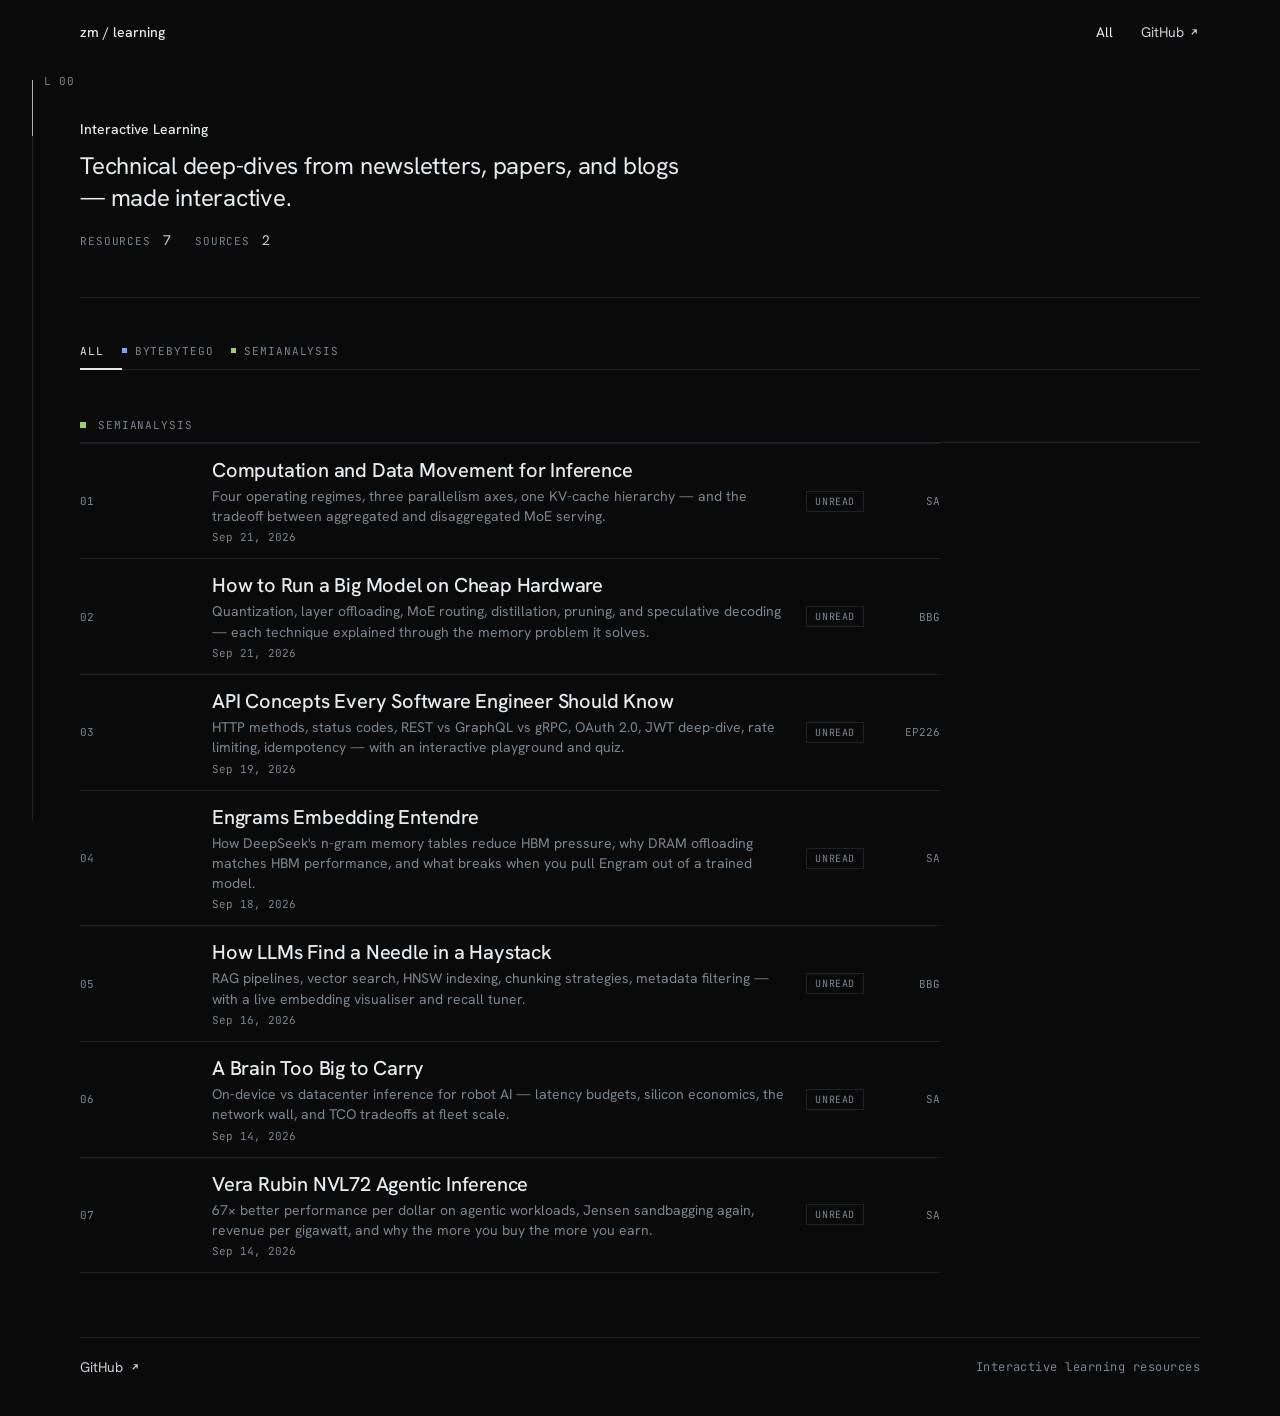
<file: index.html>
<!DOCTYPE html>
<html lang="en">
<head>
<meta charset="UTF-8">
<meta name="viewport" content="width=device-width, initial-scale=1.0">
<title>Interactive Learning</title>
<link rel="preconnect" href="https://fonts.googleapis.com">
<link rel="stylesheet" href="https://fonts.googleapis.com/css2?family=Hanken+Grotesk:wght@400;500;700&family=JetBrains+Mono:wght@400;500&display=swap">
<style>
  *, *::before, *::after { box-sizing: border-box; margin: 0; padding: 0; }
  body {
    background: #0A0A0A;
    color: #C9CDD2;
    font-family: 'Hanken Grotesk', 'Helvetica Neue', Arial, sans-serif;
    -webkit-font-smoothing: antialiased;
    min-height: 100vh;
  }
  a { color: #E8EBED; text-decoration: none; }
  a:hover { color: #FFFFFF; }

  /* descent rail */
  .rail { position: fixed; left: 32px; top: 80px; bottom: 80px; width: 1px; background: #1E2227; pointer-events: none; z-index: 10; }
  .rail-cap { position: fixed; left: 32px; top: 80px; width: 1px; height: 56px; background: #E8EBED; opacity: 0.7; pointer-events: none; z-index: 11; }
  .rail-label { position: fixed; left: 44px; top: 74px; font-family: 'JetBrains Mono', ui-monospace, monospace; font-size: 11px; letter-spacing: 0.06em; color: #7C848D; pointer-events: none; z-index: 11; }

  nav { display: flex; justify-content: space-between; align-items: center; height: 64px; padding: 0 80px; }
  nav .wordmark { font-size: 14px; font-weight: 500; color: #E8EBED; }
  nav .links { display: flex; gap: 28px; font-size: 14px; }
  nav .links a { color: #C9CDD2; }
  nav .links a.active { color: #E8EBED; }
  .ext-icon { display: inline-flex; align-items: center; gap: 4px; }

  .page { padding: 0 80px; }

  header.hero { padding: 56px 0 48px; display: flex; flex-direction: column; gap: 12px; border-bottom: 1px solid #1E2227; }
  header.hero h1 { font-size: 14px; font-weight: 500; color: #E8EBED; }
  header.hero p { max-width: 600px; font-size: 24px; line-height: 1.35; letter-spacing: -0.01em; color: #E8EBED; text-wrap: pretty; }
  header.hero .sub { display: flex; align-items: baseline; gap: 12px; margin-top: 4px; }
  header.hero .sub .label { font-family: 'JetBrains Mono', ui-monospace, monospace; font-size: 11px; letter-spacing: 0.08em; text-transform: uppercase; color: #7C848D; }
  header.hero .sub .val { font-size: 14px; color: #C9CDD2; }

  /* ── Source tabs ── */
  .tabs-bar {
    display: flex; align-items: center; gap: 0;
    border-bottom: 1px solid #1E2227;
    margin-top: 36px;
  }
  .tab-btn {
    background: none; border: none; cursor: pointer;
    font-family: 'JetBrains Mono', ui-monospace, monospace;
    font-size: 11px; letter-spacing: 0.08em; text-transform: uppercase;
    color: #7C848D; padding: 10px 18px 10px 0;
    border-bottom: 2px solid transparent; margin-bottom: -1px;
    transition: color 0.15s, border-color 0.15s;
    display: flex; align-items: center; gap: 8px;
  }
  .tab-btn:hover { color: #C9CDD2; }
  .tab-btn.active { color: #E8EBED; border-bottom-color: #E8EBED; }
  .tab-btn .dot { width: 5px; height: 5px; flex-shrink: 0; }
  .tab-btn.bbg .dot { background: #7AA2F7; }
  .tab-btn.semi .dot { background: #9ECE6A; }

  /* ── Email subtabs ── */
  .subtabs-bar {
    display: flex; align-items: center; gap: 0;
    border-bottom: 1px solid #1E2227;
    margin-top: 24px;
    overflow-x: auto; scrollbar-width: none;
  }
  .subtabs-bar::-webkit-scrollbar { display: none; }
  .subtab-btn {
    background: none; border: none; cursor: pointer;
    font-size: 13px; font-family: 'Hanken Grotesk', sans-serif;
    color: #7C848D; padding: 8px 16px 8px 0;
    border-bottom: 2px solid transparent; margin-bottom: -1px;
    white-space: nowrap;
    transition: color 0.15s, border-color 0.15s;
  }
  .subtab-btn:hover { color: #C9CDD2; }
  .subtab-btn.active { color: #E8EBED; border-bottom-color: #E8EBED; }

  /* ── Tab panels ── */
  .tab-panel { display: none; }
  .tab-panel.active { display: block; }
  .subtab-panel { display: none; }
  .subtab-panel.active { display: block; }

  /* source group */
  .source-group { margin-top: 48px; }
  .source-label {
    display: flex; align-items: center; gap: 12px;
    font-family: 'JetBrains Mono', ui-monospace, monospace;
    font-size: 11px; letter-spacing: 0.08em; text-transform: uppercase;
    color: #7C848D; margin-bottom: 0; padding-bottom: 10px;
    border-bottom: 1px solid #1E2227;
  }
  .source-label .dot { width: 6px; height: 6px; background: #7C848D; flex-shrink: 0; }
  .source-label.bbg .dot { background: #7AA2F7; }
  .source-label.semi .dot { background: #9ECE6A; }

  /* post list */
  .post-list { max-width: 860px; display: flex; flex-direction: column; border-bottom: 1px solid #1E2227; margin-bottom: 48px; }
  .post-list .post-row {
    display: grid; grid-template-columns: 112px minmax(0, 1fr) auto 56px;
    align-items: center; gap: 20px; padding: 14px 0;
    border-top: 1px solid #1E2227;
  }
  .post-row-link {
    display: contents; color: #C9CDD2; transition: color 0.15s;
  }
  .post-row-link:hover .post-title { color: #FFFFFF; }
  .post-row-link:hover .arrow { opacity: 1; }
  .post-num { font-family: 'JetBrains Mono', ui-monospace, monospace; font-size: 11px; color: #7C848D; }
  .post-body { display: flex; flex-direction: column; gap: 4px; }
  .post-title { display: flex; align-items: center; gap: 8px; font-size: 20px; line-height: 1.2; font-weight: 500; letter-spacing: -0.01em; color: #E8EBED; transition: color 0.15s; }
  .post-desc { max-width: 600px; font-size: 14px; line-height: 1.45; color: #7C848D; }
  .post-tag { font-family: 'JetBrains Mono', ui-monospace, monospace; font-size: 11px; color: #7C848D; text-align: right; }
  .post-date { font-family: 'JetBrains Mono', ui-monospace, monospace; font-size: 11px; color: #7C848D; }
  .arrow { opacity: 0; transition: opacity 0.15s; flex-shrink: 0; }

  /* ── Progress status pill (post row) ── */
  .status-pill {
    font-family: 'JetBrains Mono', ui-monospace, monospace;
    font-size: 10px; letter-spacing: 0.06em; text-transform: uppercase;
    padding: 3px 8px; border: 1px solid #1E2227;
    color: #7C848D; white-space: nowrap; flex-shrink: 0;
    transition: color 0.15s, border-color 0.15s;
  }
  .status-pill[data-status="read"]    { color: #E0AF68; border-color: #3A3020; }
  .status-pill[data-status="studied"] { color: #9ECE6A; border-color: #2A3820; }

  /* ── Progress toggle buttons (subtab detail) ── */
  .progress-actions { display: flex; gap: 10px; margin-top: 24px; flex-wrap: wrap; }
  .prog-btn {
    background: none; border: 1px solid #2A2F37; cursor: pointer;
    font-family: 'JetBrains Mono', ui-monospace, monospace;
    font-size: 11px; letter-spacing: 0.06em; text-transform: uppercase;
    color: #7C848D; padding: 8px 16px;
    display: inline-flex; align-items: center; gap: 8px;
    transition: color 0.15s, border-color 0.15s, background 0.15s;
  }
  .prog-btn:hover { color: #C9CDD2; border-color: #4A5260; }
  .prog-btn.active-read    { color: #E0AF68; border-color: #3A3020; background: rgba(224,175,104,0.06); }
  .prog-btn.active-studied { color: #9ECE6A; border-color: #2A3820; background: rgba(158,206,106,0.06); }
  .prog-btn .btn-check { font-size: 12px; opacity: 0; transition: opacity 0.15s; }
  .prog-btn.active-read    .btn-check { opacity: 1; }
  .prog-btn.active-studied .btn-check { opacity: 1; }

  /* single-email detail view (inside a subtab) */
  .email-detail { max-width: 860px; padding-top: 32px; padding-bottom: 48px; }
  .email-detail .email-title { font-size: 24px; font-weight: 500; letter-spacing: -0.01em; color: #E8EBED; margin-bottom: 10px; }
  .email-detail .email-meta { display: flex; gap: 16px; font-family: 'JetBrains Mono', ui-monospace, monospace; font-size: 11px; color: #7C848D; margin-bottom: 20px; }
  .email-detail .email-desc { font-size: 15px; line-height: 1.6; color: #C9CDD2; margin-bottom: 28px; max-width: 600px; }
  .email-detail .open-btn {
    display: inline-flex; align-items: center; gap: 8px;
    font-size: 13px; font-weight: 500; color: #E8EBED;
    border: 1px solid #2A2F37; padding: 10px 18px;
    transition: border-color 0.15s, color 0.15s;
  }
  .email-detail .open-btn:hover { border-color: #4A5260; color: #FFFFFF; }

  footer { margin: 64px 0 0; padding: 20px 0 40px; border-top: 1px solid #1E2227; display: flex; justify-content: space-between; align-items: center; }
  footer .links { display: flex; gap: 28px; font-size: 14px; }
  footer .links a { display: flex; align-items: center; gap: 6px; color: #C9CDD2; }
  footer .meta { display: flex; gap: 24px; font-family: 'JetBrains Mono', ui-monospace, monospace; font-size: 12px; letter-spacing: 0.04em; color: #7C848D; }

  @keyframes rise { from { opacity: 0; transform: translateY(10px); } to { opacity: 1; transform: none; } }
  .rise { animation: rise 700ms cubic-bezier(.2,.7,.2,1) both; }
  .rise-2 { animation: rise 700ms cubic-bezier(.2,.7,.2,1) 80ms both; }
  .rise-3 { animation: rise 700ms cubic-bezier(.2,.7,.2,1) 160ms both; }
  @keyframes fade-in { from { opacity: 0; } to { opacity: 1; } }
  .fade-in { animation: fade-in 200ms ease both; }
  @media (prefers-reduced-motion: reduce) { .rise, .rise-2, .rise-3, .fade-in { animation: none; } }

  @media (max-width: 720px) {
    .rail, .rail-cap, .rail-label { left: 11px; }
    nav, .page { padding: 0 24px; }
    nav .links { gap: 16px; }
    .post-list a { grid-template-columns: 72px minmax(0,1fr) 0; }
    .post-tag { display: none; }
    footer { flex-direction: column; align-items: flex-start; gap: 16px; }
  }
</style>
</head>
<body>

<div class="rail"></div>
<div class="rail-cap"></div>
<div class="rail-label">L 00</div>

<nav>
  <span class="wordmark">zm / learning</span>
  <div class="links">
    <a href="index.html" class="active">All</a>
    <a href="https://github.com/zack-maz" class="ext-icon">GitHub <svg width="12" height="12" viewBox="0 0 16 16" fill="none" stroke="currentColor" stroke-width="1.5"><path d="M5 11L11 5M6 5h5v5"></path></svg></a>
  </div>
</nav>

<div class="page">
  <header class="hero rise">
    <h1>Interactive Learning</h1>
    <p>Technical deep-dives from newsletters, papers, and blogs — made interactive.</p>
    <div class="sub">
      <span class="label">Resources</span>
      <span class="val">7</span>
      <span class="label" style="margin-left:12px;">Sources</span>
      <span class="val">2</span>
    </div>
  </header>

  <!-- ── Source tabs ── -->
  <div class="tabs-bar rise-2" role="tablist" aria-label="Email sources">
    <button class="tab-btn active" role="tab" aria-selected="true"  data-tab="all">All</button>
    <button class="tab-btn bbg"    role="tab" aria-selected="false" data-tab="bbg">
      <span class="dot"></span>ByteByteGo
    </button>
    <button class="tab-btn semi"   role="tab" aria-selected="false" data-tab="semi">
      <span class="dot"></span>SemiAnalysis
    </button>
  </div>

  <!-- ══ ALL panel ══ (newest → oldest) -->
  <div class="tab-panel active fade-in" id="panel-all">

    <!-- SemiAnalysis -->
    <div class="source-group">
      <div class="source-label semi"><div class="dot"></div>SemiAnalysis</div>
      <div class="post-list">
        <div class="post-row" data-id="semi-3">
          <a class="post-row-link" href="semianalysis/computation_and_data_movement_for_inference/index.html">
            <span class="post-num">01</span>
            <span class="post-body">
              <span class="post-title">Computation and Data Movement for Inference<svg class="arrow" width="14" height="14" viewBox="0 0 16 16" fill="none" stroke="#E8EBED" stroke-width="1.25"><path d="M3 8h10M9 4l4 4-4 4"></path></svg></span>
              <span class="post-desc">Four operating regimes, three parallelism axes, one KV-cache hierarchy — and the tradeoff between aggregated and disaggregated MoE serving.</span>
              <span class="post-date">Sep 21, 2026</span>
            </span>
          </a>
          <span class="status-pill" data-id="semi-3" data-status="unread">unread</span>
          <span class="post-tag">SA</span>
        </div>
        <div class="post-row" data-id="bbg-2">
          <a class="post-row-link" href="bytebytego/how_to_run_a_big_model_on_cheap_hardware/index.html">
            <span class="post-num">02</span>
            <span class="post-body">
              <span class="post-title">How to Run a Big Model on Cheap Hardware<svg class="arrow" width="14" height="14" viewBox="0 0 16 16" fill="none" stroke="#E8EBED" stroke-width="1.25"><path d="M3 8h10M9 4l4 4-4 4"></path></svg></span>
              <span class="post-desc">Quantization, layer offloading, MoE routing, distillation, pruning, and speculative decoding — each technique explained through the memory problem it solves.</span>
              <span class="post-date">Sep 21, 2026</span>
            </span>
          </a>
          <span class="status-pill" data-id="bbg-2" data-status="unread">unread</span>
          <span class="post-tag">BBG</span>
        </div>
        <div class="post-row" data-id="bbg-0">
          <a class="post-row-link" href="bytebytego/api_concepts_every_software_engineer_should_know/index.html">
            <span class="post-num">03</span>
            <span class="post-body">
              <span class="post-title">API Concepts Every Software Engineer Should Know<svg class="arrow" width="14" height="14" viewBox="0 0 16 16" fill="none" stroke="#E8EBED" stroke-width="1.25"><path d="M3 8h10M9 4l4 4-4 4"></path></svg></span>
              <span class="post-desc">HTTP methods, status codes, REST vs GraphQL vs gRPC, OAuth 2.0, JWT deep-dive, rate limiting, idempotency — with an interactive playground and quiz.</span>
              <span class="post-date">Sep 19, 2026</span>
            </span>
          </a>
          <span class="status-pill" data-id="bbg-0" data-status="unread">unread</span>
          <span class="post-tag">EP226</span>
        </div>
        <div class="post-row" data-id="semi-2">
          <a class="post-row-link" href="semianalysis/engrams_embedding_entendre_codesign/index.html">
            <span class="post-num">04</span>
            <span class="post-body">
              <span class="post-title">Engrams Embedding Entendre<svg class="arrow" width="14" height="14" viewBox="0 0 16 16" fill="none" stroke="#E8EBED" stroke-width="1.25"><path d="M3 8h10M9 4l4 4-4 4"></path></svg></span>
              <span class="post-desc">How DeepSeek's n-gram memory tables reduce HBM pressure, why DRAM offloading matches HBM performance, and what breaks when you pull Engram out of a trained model.</span>
              <span class="post-date">Sep 18, 2026</span>
            </span>
          </a>
          <span class="status-pill" data-id="semi-2" data-status="unread">unread</span>
          <span class="post-tag">SA</span>
        </div>
        <div class="post-row" data-id="bbg-1">
          <a class="post-row-link" href="bytebytego/how_llms_find_a_needle_in_a_haystack/index.html">
            <span class="post-num">05</span>
            <span class="post-body">
              <span class="post-title">How LLMs Find a Needle in a Haystack<svg class="arrow" width="14" height="14" viewBox="0 0 16 16" fill="none" stroke="#E8EBED" stroke-width="1.25"><path d="M3 8h10M9 4l4 4-4 4"></path></svg></span>
              <span class="post-desc">RAG pipelines, vector search, HNSW indexing, chunking strategies, metadata filtering — with a live embedding visualiser and recall tuner.</span>
              <span class="post-date">Sep 16, 2026</span>
            </span>
          </a>
          <span class="status-pill" data-id="bbg-1" data-status="unread">unread</span>
          <span class="post-tag">BBG</span>
        </div>
        <div class="post-row" data-id="semi-0">
          <a class="post-row-link" href="semianalysis/a_brain_too_big_to_carry/index.html">
            <span class="post-num">06</span>
            <span class="post-body">
              <span class="post-title">A Brain Too Big to Carry<svg class="arrow" width="14" height="14" viewBox="0 0 16 16" fill="none" stroke="#E8EBED" stroke-width="1.25"><path d="M3 8h10M9 4l4 4-4 4"></path></svg></span>
              <span class="post-desc">On-device vs datacenter inference for robot AI — latency budgets, silicon economics, the network wall, and TCO tradeoffs at fleet scale.</span>
              <span class="post-date">Sep 14, 2026</span>
            </span>
          </a>
          <span class="status-pill" data-id="semi-0" data-status="unread">unread</span>
          <span class="post-tag">SA</span>
        </div>
        <div class="post-row" data-id="semi-1">
          <a class="post-row-link" href="semianalysis/vera_rubin_nvl72_agentic_inference/index.html">
            <span class="post-num">07</span>
            <span class="post-body">
              <span class="post-title">Vera Rubin NVL72 Agentic Inference<svg class="arrow" width="14" height="14" viewBox="0 0 16 16" fill="none" stroke="#E8EBED" stroke-width="1.25"><path d="M3 8h10M9 4l4 4-4 4"></path></svg></span>
              <span class="post-desc">67× better performance per dollar on agentic workloads, Jensen sandbagging again, revenue per gigawatt, and why the more you buy the more you earn.</span>
              <span class="post-date">Sep 14, 2026</span>
            </span>
          </a>
          <span class="status-pill" data-id="semi-1" data-status="unread">unread</span>
          <span class="post-tag">SA</span>
        </div>
      </div>
    </div>
  </div><!-- /panel-all -->

  <!-- ══ ByteByteGo panel ══ -->
  <div class="tab-panel fade-in" id="panel-bbg">
    <div class="subtabs-bar" role="tablist" aria-label="ByteByteGo emails">
      <button class="subtab-btn active" role="tab" aria-selected="true"  data-source="bbg" data-subtab="bbg-2">Run Big Models</button>
      <button class="subtab-btn"        role="tab" aria-selected="false" data-source="bbg" data-subtab="bbg-0">API Concepts</button>
      <button class="subtab-btn"        role="tab" aria-selected="false" data-source="bbg" data-subtab="bbg-1">LLM Needle in a Haystack</button>
    </div>

    <div class="subtab-panel active fade-in" id="subtab-bbg-2">
      <div class="email-detail">
        <div class="email-title">How to Run a Big Model on Cheap Hardware</div>
        <div class="email-meta"><span>ByteByteGo</span><span>BBG</span><span>Sep 21, 2026</span></div>
        <div class="email-desc">Quantization, layer offloading, MoE routing, distillation, pruning, and speculative decoding — each technique explained through the memory problem it solves.</div>
        <a class="open-btn" href="bytebytego/how_to_run_a_big_model_on_cheap_hardware/index.html">Open interactive<svg width="14" height="14" viewBox="0 0 16 16" fill="none" stroke="currentColor" stroke-width="1.25"><path d="M3 8h10M9 4l4 4-4 4"></path></svg></a>
        <div class="progress-actions">
          <button class="prog-btn" data-id="bbg-2" data-action="read"><span class="btn-check">✓</span>Read</button>
          <button class="prog-btn" data-id="bbg-2" data-action="studied"><span class="btn-check">✓</span>Studied</button>
        </div>
      </div>
    </div>


    <div class="subtab-panel fade-in" id="subtab-bbg-0">
      <div class="email-detail">
        <div class="email-title">API Concepts Every Software Engineer Should Know</div>
        <div class="email-meta"><span>ByteByteGo</span><span>EP226</span><span>Sep 19, 2026</span></div>
        <div class="email-desc">HTTP methods, status codes, REST vs GraphQL vs gRPC, OAuth 2.0, JWT deep-dive, rate limiting, idempotency — with an interactive playground and quiz.</div>
        <a class="open-btn" href="bytebytego/api_concepts_every_software_engineer_should_know/index.html">Open interactive<svg width="14" height="14" viewBox="0 0 16 16" fill="none" stroke="currentColor" stroke-width="1.25"><path d="M3 8h10M9 4l4 4-4 4"></path></svg></a>
        <div class="progress-actions">
          <button class="prog-btn" data-id="bbg-0" data-action="read"><span class="btn-check">✓</span>Read</button>
          <button class="prog-btn" data-id="bbg-0" data-action="studied"><span class="btn-check">✓</span>Studied</button>
        </div>
      </div>
    </div>

    <div class="subtab-panel fade-in" id="subtab-bbg-1">
      <div class="email-detail">
        <div class="email-title">How LLMs Find a Needle in a Haystack</div>
        <div class="email-meta"><span>ByteByteGo</span><span>BBG</span><span>Sep 16, 2026</span></div>
        <div class="email-desc">RAG pipelines, vector search, HNSW indexing, chunking strategies, metadata filtering — with a live embedding visualiser and recall tuner.</div>
        <a class="open-btn" href="bytebytego/how_llms_find_a_needle_in_a_haystack/index.html">Open interactive<svg width="14" height="14" viewBox="0 0 16 16" fill="none" stroke="currentColor" stroke-width="1.25"><path d="M3 8h10M9 4l4 4-4 4"></path></svg></a>
        <div class="progress-actions">
          <button class="prog-btn" data-id="bbg-1" data-action="read"><span class="btn-check">✓</span>Read</button>
          <button class="prog-btn" data-id="bbg-1" data-action="studied"><span class="btn-check">✓</span>Studied</button>
        </div>
      </div>
    </div>
  </div><!-- /panel-bbg -->

  <!-- ══ SemiAnalysis panel ══ (newest → oldest) -->
  <div class="tab-panel fade-in" id="panel-semi">
    <div class="subtabs-bar" role="tablist" aria-label="SemiAnalysis emails">
      <button class="subtab-btn active" role="tab" aria-selected="true"  data-source="semi" data-subtab="semi-3">Computation &amp; Data Movement</button>
      <button class="subtab-btn"        role="tab" aria-selected="false" data-source="semi" data-subtab="semi-2">Engrams Embedding</button>
      <button class="subtab-btn"        role="tab" aria-selected="false" data-source="semi" data-subtab="semi-0">Brain Too Big</button>
      <button class="subtab-btn"        role="tab" aria-selected="false" data-source="semi" data-subtab="semi-1">Vera Rubin NVL72</button>
    </div>

    <div class="subtab-panel active fade-in" id="subtab-semi-3">
      <div class="email-detail">
        <div class="email-title">Computation and Data Movement for Inference</div>
        <div class="email-meta"><span>SemiAnalysis</span><span>SA</span><span>Sep 21, 2026</span></div>
        <div class="email-desc">Four operating regimes, three parallelism axes, one KV-cache hierarchy — and the tradeoff between aggregated and disaggregated MoE serving.</div>
        <a class="open-btn" href="semianalysis/computation_and_data_movement_for_inference/index.html">Open interactive<svg width="14" height="14" viewBox="0 0 16 16" fill="none" stroke="currentColor" stroke-width="1.25"><path d="M3 8h10M9 4l4 4-4 4"></path></svg></a>
        <div class="progress-actions">
          <button class="prog-btn" data-id="semi-3" data-action="read"><span class="btn-check">✓</span>Read</button>
          <button class="prog-btn" data-id="semi-3" data-action="studied"><span class="btn-check">✓</span>Studied</button>
        </div>
      </div>
    </div>

    <div class="subtab-panel fade-in" id="subtab-semi-2">
      <div class="email-detail">
        <div class="email-title">Engrams Embedding Entendre</div>
        <div class="email-meta"><span>SemiAnalysis</span><span>SA</span><span>Sep 18, 2026</span></div>
        <div class="email-desc">How DeepSeek's n-gram memory tables reduce HBM pressure, why DRAM offloading matches HBM performance, and what breaks when you pull Engram out of a trained model.</div>
        <a class="open-btn" href="semianalysis/engrams_embedding_entendre_codesign/index.html">Open interactive<svg width="14" height="14" viewBox="0 0 16 16" fill="none" stroke="currentColor" stroke-width="1.25"><path d="M3 8h10M9 4l4 4-4 4"></path></svg></a>
        <div class="progress-actions">
          <button class="prog-btn" data-id="semi-2" data-action="read"><span class="btn-check">✓</span>Read</button>
          <button class="prog-btn" data-id="semi-2" data-action="studied"><span class="btn-check">✓</span>Studied</button>
        </div>
      </div>
    </div>

    <div class="subtab-panel fade-in" id="subtab-semi-0">
      <div class="email-detail">
        <div class="email-title">A Brain Too Big to Carry</div>
        <div class="email-meta"><span>SemiAnalysis</span><span>SA</span><span>Sep 14, 2026</span></div>
        <div class="email-desc">On-device vs datacenter inference for robot AI — latency budgets, silicon economics, the network wall, and TCO tradeoffs at fleet scale.</div>
        <a class="open-btn" href="semianalysis/a_brain_too_big_to_carry/index.html">Open interactive<svg width="14" height="14" viewBox="0 0 16 16" fill="none" stroke="currentColor" stroke-width="1.25"><path d="M3 8h10M9 4l4 4-4 4"></path></svg></a>
        <div class="progress-actions">
          <button class="prog-btn" data-id="semi-0" data-action="read"><span class="btn-check">✓</span>Read</button>
          <button class="prog-btn" data-id="semi-0" data-action="studied"><span class="btn-check">✓</span>Studied</button>
        </div>
      </div>
    </div>

    <div class="subtab-panel fade-in" id="subtab-semi-1">
      <div class="email-detail">
        <div class="email-title">Vera Rubin NVL72 Agentic Inference</div>
        <div class="email-meta"><span>SemiAnalysis</span><span>SA</span><span>Sep 14, 2026</span></div>
        <div class="email-desc">67× better performance per dollar on agentic workloads, Jensen sandbagging again, revenue per gigawatt, and why the more you buy the more you earn.</div>
        <a class="open-btn" href="semianalysis/vera_rubin_nvl72_agentic_inference/index.html">Open interactive<svg width="14" height="14" viewBox="0 0 16 16" fill="none" stroke="currentColor" stroke-width="1.25"><path d="M3 8h10M9 4l4 4-4 4"></path></svg></a>
        <div class="progress-actions">
          <button class="prog-btn" data-id="semi-1" data-action="read"><span class="btn-check">✓</span>Read</button>
          <button class="prog-btn" data-id="semi-1" data-action="studied"><span class="btn-check">✓</span>Studied</button>
        </div>
      </div>
    </div>
  </div><!-- /panel-semi -->

  <footer>
    <div class="links">
      <a href="https://github.com/zack-maz">GitHub <svg width="12" height="12" viewBox="0 0 16 16" fill="none" stroke="currentColor" stroke-width="1.5"><path d="M5 11L11 5M6 5h5v5"></path></svg></a>
    </div>
    <div class="meta">
      <span>Interactive learning resources</span>
    </div>
  </footer>
</div>

<script>
  // ─────────────────────────────────────────────
  // Progress state — localStorage + progress.json
  // ─────────────────────────────────────────────
  const LS_KEY = 'email-progress';
  const EMAIL_IDS = ['bbg-0', 'bbg-1', 'bbg-2', 'semi-0', 'semi-1', 'semi-2', 'semi-3'];

  // Load state: localStorage takes priority; fall back to progress.json seed
  async function loadState() {
    const stored = localStorage.getItem(LS_KEY);
    if (stored) {
      try { return JSON.parse(stored); } catch {}
    }
    // First visit — seed from progress.json
    try {
      const res = await fetch('progress.json');
      const data = await res.json();
      const state = {};
      for (const id of EMAIL_IDS) {
        state[id] = (data.emails && data.emails[id] && data.emails[id].status) || 'unread';
      }
      return state;
    } catch {
      // progress.json unavailable (file:// etc.) — default all unread
      return Object.fromEntries(EMAIL_IDS.map(id => [id, 'unread']));
    }
  }

  function saveState(state) {
    localStorage.setItem(LS_KEY, JSON.stringify(state));
  }

  // Apply a status to all UI elements for one email id
  function applyStatus(id, status) {
    // Status pill in All panel
    document.querySelectorAll(`.status-pill[data-id="${id}"]`).forEach(el => {
      el.dataset.status = status;
      el.textContent = status;
    });
    // Prog buttons in subtab cards
    document.querySelectorAll(`.prog-btn[data-id="${id}"]`).forEach(btn => {
      btn.classList.remove('active-read', 'active-studied');
      if (status === 'read'    && btn.dataset.action === 'read')    btn.classList.add('active-read');
      if (status === 'studied' && btn.dataset.action === 'studied') btn.classList.add('active-studied');
    });
  }

  function renderAll(state) {
    for (const id of EMAIL_IDS) applyStatus(id, state[id] || 'unread');
  }

  // Toggle: clicking an already-active status reverts to 'unread'
  function toggle(state, id, action) {
    const cur = state[id] || 'unread';
    state[id] = (cur === action) ? 'unread' : action;
    applyStatus(id, state[id]);
    saveState(state);
  }

  // ── Boot ──
  let progress = {};
  loadState().then(state => {
    progress = state;
    renderAll(progress);
  });

  // ── Progress button clicks ──
  document.addEventListener('click', e => {
    const btn = e.target.closest('.prog-btn');
    if (!btn) return;
    e.stopPropagation();
    toggle(progress, btn.dataset.id, btn.dataset.action);
  });

  // ── Source tab switching ──
  document.querySelectorAll('.tab-btn').forEach(btn => {
    btn.addEventListener('click', () => {
      const target = btn.dataset.tab;
      document.querySelectorAll('.tab-btn').forEach(b => {
        b.classList.toggle('active', b === btn);
        b.setAttribute('aria-selected', b === btn ? 'true' : 'false');
      });
      document.querySelectorAll('.tab-panel').forEach(p => {
        const isActive = p.id === `panel-${target}`;
        p.classList.toggle('active', isActive);
        if (isActive) { p.classList.remove('fade-in'); void p.offsetWidth; p.classList.add('fade-in'); }
      });
    });
  });

  // ── Email subtab switching ──
  document.querySelectorAll('.subtab-btn').forEach(btn => {
    btn.addEventListener('click', () => {
      const source = btn.dataset.source;
      const target = btn.dataset.subtab;
      document.querySelectorAll(`.subtab-btn[data-source="${source}"]`).forEach(b => {
        b.classList.toggle('active', b === btn);
        b.setAttribute('aria-selected', b === btn ? 'true' : 'false');
      });
      document.querySelectorAll(`[id^="subtab-${source}"]`).forEach(p => {
        const isActive = p.id === `subtab-${target}`;
        p.classList.toggle('active', isActive);
        if (isActive) { p.classList.remove('fade-in'); void p.offsetWidth; p.classList.add('fade-in'); }
      });
    });
  });
</script>

</body>
</html>
</file>
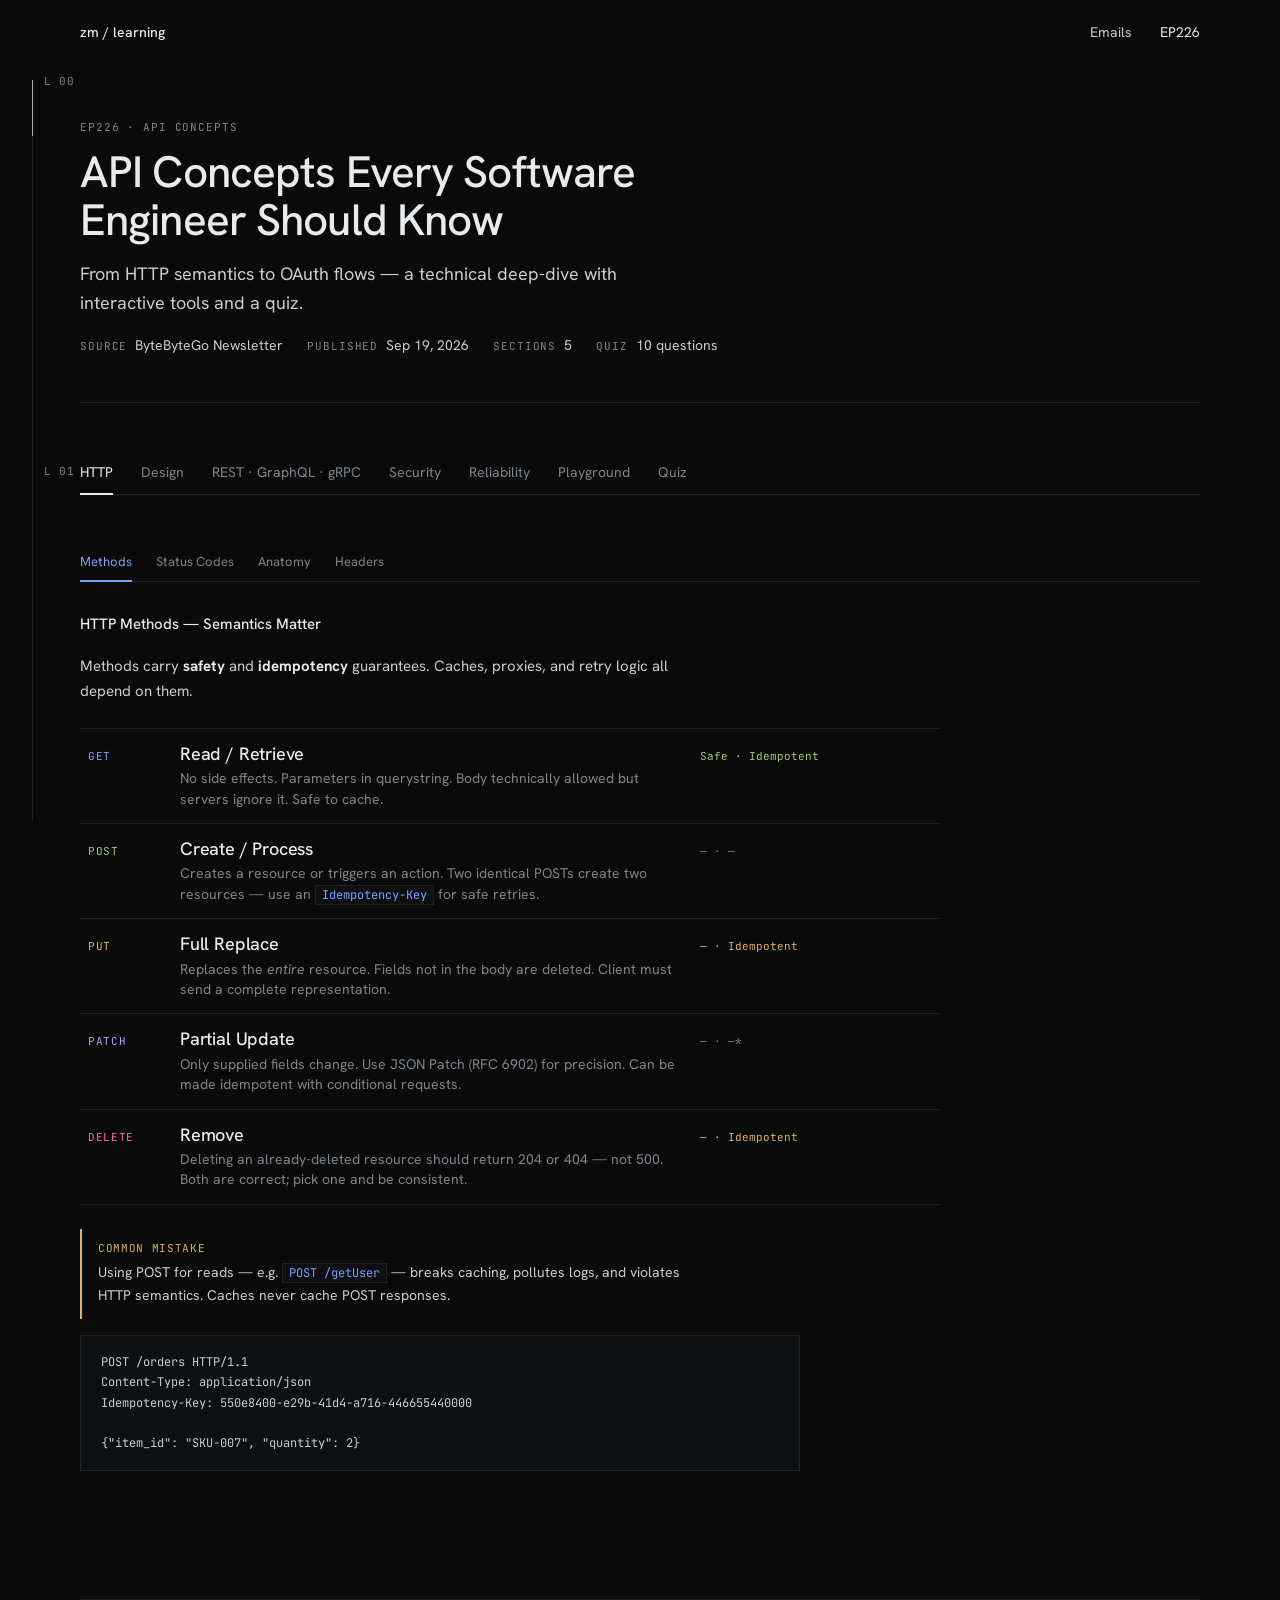
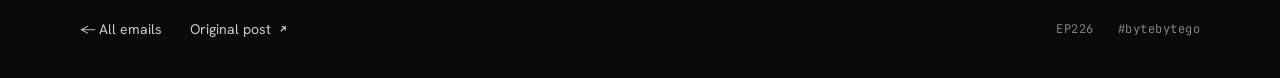
<file: bytebytego/api_concepts_every_software_engineer_should_know/index.html>
<!DOCTYPE html>
<html lang="en">
<head>
<meta charset="UTF-8">
<meta name="viewport" content="width=device-width, initial-scale=1.0">
<title>API Concepts Every Software Engineer Should Know</title>
<link rel="preconnect" href="https://fonts.googleapis.com">
<link rel="stylesheet" href="https://fonts.googleapis.com/css2?family=Hanken+Grotesk:wght@400;500;700&family=JetBrains+Mono:wght@400;500&display=swap">
<style>
  *, *::before, *::after { box-sizing: border-box; margin: 0; padding: 0; }
  body { background: #0A0A0A; color: #C9CDD2; font-family: 'Hanken Grotesk','Helvetica Neue',Arial,sans-serif; -webkit-font-smoothing: antialiased; }
  a { color: #E8EBED; text-decoration: none; }
  a:hover { color: #FFFFFF; }

  /* ── Rail ── */
  .rail { position: fixed; left: 32px; top: 80px; bottom: 80px; width: 1px; background: #1E2227; pointer-events: none; z-index: 10; }
  .rail-cap { position: fixed; left: 32px; top: 80px; width: 1px; height: 56px; background: #E8EBED; opacity: 0.7; pointer-events: none; z-index: 11; }
  .rail-label { position: fixed; left: 44px; font-family: 'JetBrains Mono',ui-monospace,monospace; font-size: 11px; letter-spacing: 0.06em; color: #7C848D; pointer-events: none; z-index: 11; }
  .rail-label.l0 { top: 74px; }
  .rail-label.l1 { top: 464px; }

  /* ── Nav ── */
  nav { display: flex; justify-content: space-between; align-items: center; height: 64px; padding: 0 80px; }
  nav .wordmark { font-size: 14px; font-weight: 500; color: #E8EBED; }
  nav .links { display: flex; gap: 28px; font-size: 14px; }
  nav .links a { color: #C9CDD2; }
  nav .links a.active { color: #E8EBED; }

  /* ── Page shell ── */
  .page { padding: 0 80px; }

  /* ── Hero ── */
  header.hero { padding: 56px 0 48px; border-bottom: 1px solid #1E2227; display: flex; flex-direction: column; gap: 14px; }
  header.hero .eyebrow { font-family: 'JetBrains Mono',ui-monospace,monospace; font-size: 11px; letter-spacing: 0.08em; text-transform: uppercase; color: #7C848D; }
  header.hero h1 { font-size: 44px; line-height: 1.1; font-weight: 500; letter-spacing: -0.02em; color: #E8EBED; max-width: 720px; text-wrap: pretty; }
  header.hero p { max-width: 560px; font-size: 18px; line-height: 1.65; color: #C9CDD2; text-wrap: pretty; }
  header.hero .meta-row { display: flex; align-items: baseline; gap: 24px; padding-top: 4px; }
  header.hero .meta-item { display: flex; align-items: baseline; gap: 8px; }
  header.hero .meta-label { font-family: 'JetBrains Mono',ui-monospace,monospace; font-size: 11px; letter-spacing: 0.08em; text-transform: uppercase; color: #7C848D; }
  header.hero .meta-val { font-size: 14px; color: #C9CDD2; }

  /* ── Section nav (tab bar) ── */
  .sec-nav { display: flex; gap: 0; border-bottom: 1px solid #1E2227; margin-top: 48px; }
  .sec-btn { background: none; border: none; border-bottom: 2px solid transparent; color: #7C848D; cursor: pointer; font-family: 'Hanken Grotesk',sans-serif; font-size: 14px; padding: 12px 0; margin-right: 28px; margin-bottom: -1px; transition: color 0.15s, border-color 0.15s; white-space: nowrap; }
  .sec-btn:hover { color: #C9CDD2; }
  .sec-btn.active { color: #E8EBED; border-bottom-color: #E8EBED; }

  /* ── Sections ── */
  .section { display: none; padding: 48px 0; }
  .section.active { display: block; }

  /* ── Sub-tabs ── */
  .tab-bar { display: flex; gap: 0; border-bottom: 1px solid #1E2227; margin-bottom: 32px; }
  .tab-btn { background: none; border: none; border-bottom: 2px solid transparent; color: #7C848D; cursor: pointer; font-family: 'Hanken Grotesk',sans-serif; font-size: 13px; padding: 10px 0; margin-right: 24px; margin-bottom: -1px; transition: color 0.15s, border-color 0.15s; }
  .tab-btn:hover { color: #C9CDD2; }
  .tab-btn.active { color: #7AA2F7; border-bottom-color: #7AA2F7; }
  .tab-pane { display: none; }
  .tab-pane.active { display: block; }

  /* ── Typography in content ── */
  .content h2 { font-size: 15px; font-weight: 500; color: #E8EBED; margin-bottom: 20px; }
  .content h3 { font-size: 15px; font-weight: 500; color: #E8EBED; margin: 32px 0 16px; }
  .content p { font-size: 15px; line-height: 1.65; color: #C9CDD2; max-width: 640px; margin-bottom: 16px; text-wrap: pretty; }

  /* ── Hairline list rows ── */
  .row-list { max-width: 860px; display: flex; flex-direction: column; border-bottom: 1px solid #1E2227; }
  .row { display: grid; align-items: baseline; gap: 20px; padding: 14px 0; border-top: 1px solid #1E2227; }
  .row-3 { grid-template-columns: 80px minmax(0,1fr) 80px; }
  .row-4 { grid-template-columns: 80px minmax(0,1fr) 140px 80px; }
  .row-num { font-family: 'JetBrains Mono',ui-monospace,monospace; font-size: 11px; color: #7C848D; }
  .row-body { display: flex; flex-direction: column; gap: 4px; }
  .row-title { font-size: 18px; line-height: 1.2; font-weight: 500; letter-spacing: -0.01em; color: #E8EBED; }
  .row-desc { font-size: 14px; line-height: 1.45; color: #7C848D; max-width: 560px; }
  .row-meta { font-family: 'JetBrains Mono',ui-monospace,monospace; font-size: 11px; color: #7C848D; text-align: right; }

  /* ── Badges ── */
  .badge { font-family: 'JetBrains Mono',ui-monospace,monospace; font-size: 11px; letter-spacing: 0.06em; display: inline-block; padding: 2px 8px; }
  .badge-get  { color: #7AA2F7; }
  .badge-post { color: #9ECE6A; }
  .badge-put  { color: #E0AF68; }
  .badge-patch{ color: #BB9AF7; }
  .badge-del  { color: #F7768E; }
  .badge-2xx  { color: #9ECE6A; }
  .badge-3xx  { color: #7AA2F7; }
  .badge-4xx  { color: #E0AF68; }
  .badge-5xx  { color: #F7768E; }
  .tag-safe   { font-family: 'JetBrains Mono',ui-monospace,monospace; font-size: 11px; color: #9ECE6A; }
  .tag-unsafe { font-family: 'JetBrains Mono',ui-monospace,monospace; font-size: 11px; color: #7C848D; }

  /* ── Code blocks ── */
  pre { background: #0D0F12; border: 1px solid #1E2227; padding: 16px 20px; font-family: 'JetBrains Mono',ui-monospace,monospace; font-size: 12px; line-height: 1.7; color: #C9CDD2; overflow-x: auto; margin: 16px 0; max-width: 720px; }
  .ic { font-family: 'JetBrains Mono',ui-monospace,monospace; font-size: 12px; color: #7AA2F7; background: #0D0F12; border: 1px solid #1E2227; padding: 1px 6px; }

  /* ── Tables ── */
  .tbl { width: 100%; max-width: 860px; border-collapse: collapse; font-size: 13px; margin: 16px 0; }
  .tbl th { font-family: 'JetBrains Mono',ui-monospace,monospace; font-size: 11px; letter-spacing: 0.06em; text-transform: uppercase; color: #7C848D; text-align: left; padding: 10px 16px 10px 0; border-bottom: 1px solid #1E2227; font-weight: 400; }
  .tbl td { padding: 12px 16px 12px 0; border-bottom: 1px solid #1E2227; color: #C9CDD2; vertical-align: top; line-height: 1.5; }
  .tbl tr:last-child td { border-bottom: none; }
  .tbl tr:hover td { color: #E8EBED; }

  /* ── Callouts ── */
  .note { border-left: 2px solid #1E2227; padding: 12px 16px; margin: 16px 0; max-width: 640px; }
  .note .note-label { font-family: 'JetBrains Mono',ui-monospace,monospace; font-size: 11px; letter-spacing: 0.06em; text-transform: uppercase; color: #7C848D; margin-bottom: 6px; }
  .note p { font-size: 14px; color: #C9CDD2; margin: 0; max-width: none; }
  .note.warn { border-left-color: #E0AF68; }
  .note.warn .note-label { color: #E0AF68; }
  .note.good { border-left-color: #9ECE6A; }
  .note.good .note-label { color: #9ECE6A; }
  .note.info { border-left-color: #7AA2F7; }
  .note.info .note-label { color: #7AA2F7; }

  /* ── Flow nodes ── */
  .flow { display: flex; align-items: center; gap: 0; flex-wrap: wrap; margin: 16px 0; }
  .flow-node { background: #0D0F12; border: 1px solid #1E2227; padding: 8px 14px; font-size: 12px; text-align: center; }
  .flow-node.hi { border-color: #7AA2F7; color: #7AA2F7; }
  .flow-node.hi2 { border-color: #9ECE6A; color: #9ECE6A; }
  .flow-node.hi3 { border-color: #E0AF68; color: #E0AF68; }
  .flow-node.hi4 { border-color: #BB9AF7; color: #BB9AF7; }
  .flow-arr { color: #7C848D; padding: 0 6px; font-size: 14px; }

  /* ── Playground ── */
  .pg { background: #0D0F12; border: 1px solid #1E2227; padding: 24px; margin: 24px 0; max-width: 860px; }
  .pg-title { font-size: 14px; font-weight: 500; color: #E8EBED; margin-bottom: 4px; }
  .pg-sub { font-size: 13px; color: #7C848D; margin-bottom: 16px; }
  .input-row { display: flex; gap: 8px; flex-wrap: wrap; align-items: center; margin-bottom: 12px; }
  .input-row label { font-family: 'JetBrains Mono',ui-monospace,monospace; font-size: 11px; letter-spacing: 0.06em; text-transform: uppercase; color: #7C848D; }
  select, input[type="text"], input[type="number"], textarea {
    background: #0A0A0A; border: 1px solid #1E2227; color: #E8EBED;
    font-family: 'JetBrains Mono',ui-monospace,monospace; font-size: 12px;
    padding: 6px 10px;
  }
  select:focus, input:focus, textarea:focus { outline: none; border-color: #7AA2F7; }
  .btn { background: none; border: 1px solid #1E2227; color: #C9CDD2; font-family: 'Hanken Grotesk',sans-serif; font-size: 13px; padding: 6px 16px; cursor: pointer; transition: border-color 0.15s, color 0.15s; }
  .btn:hover { border-color: #E8EBED; color: #E8EBED; }
  .btn.primary { border-color: #7AA2F7; color: #7AA2F7; }
  .btn.primary:hover { background: #7AA2F7; color: #0A0A0A; }
  .out-box { background: #0A0A0A; border: 1px solid #1E2227; padding: 16px; font-family: 'JetBrains Mono',ui-monospace,monospace; font-size: 12px; line-height: 1.7; white-space: pre-wrap; word-break: break-all; min-height: 80px; color: #C9CDD2; margin-top: 12px; }

  /* ── Quiz ── */
  .quiz-q { font-size: 18px; line-height: 1.45; font-weight: 500; color: #E8EBED; margin-bottom: 20px; max-width: 640px; }
  .quiz-opt { border: 1px solid #1E2227; padding: 12px 16px; margin-bottom: 8px; cursor: pointer; font-size: 14px; color: #C9CDD2; max-width: 640px; transition: border-color 0.15s, color 0.15s; }
  .quiz-opt:hover { border-color: #7AA2F7; color: #E8EBED; }
  .quiz-opt.correct { border-color: #9ECE6A; color: #9ECE6A; cursor: default; }
  .quiz-opt.wrong   { border-color: #F7768E; color: #F7768E; cursor: default; }
  .quiz-opt.disabled{ cursor: default; pointer-events: none; }
  .quiz-explain { border-left: 2px solid #7AA2F7; padding: 12px 16px; margin-top: 12px; font-size: 14px; line-height: 1.6; color: #7C848D; display: none; max-width: 640px; }
  .quiz-explain.show { display: block; }
  .quiz-counter { font-family: 'JetBrains Mono',ui-monospace,monospace; font-size: 11px; letter-spacing: 0.06em; color: #7C848D; margin-bottom: 24px; }
  .progress-rail { background: #1E2227; height: 1px; margin-bottom: 32px; max-width: 640px; }
  .progress-fill { background: #7AA2F7; height: 1px; transition: width 0.4s; }
  .quiz-score { text-align: center; padding: 48px 0; }
  .quiz-score .big { font-size: 72px; line-height: 1; font-weight: 500; letter-spacing: -0.03em; color: #E8EBED; margin-bottom: 12px; }
  .quiz-score p { font-size: 18px; color: #7C848D; }

  /* ── Footer ── */
  footer { margin: 64px 0 0; padding: 20px 0 40px; border-top: 1px solid #1E2227; display: flex; justify-content: space-between; align-items: center; }
  footer .links { display: flex; gap: 28px; font-size: 14px; }
  footer .links a { display: flex; align-items: center; gap: 6px; color: #C9CDD2; }
  footer .meta { display: flex; gap: 24px; font-family: 'JetBrains Mono',ui-monospace,monospace; font-size: 12px; letter-spacing: 0.04em; color: #7C848D; }

  /* ── Animations ── */
  @keyframes rise { from { opacity: 0; transform: translateY(10px); } to { opacity: 1; transform: none; } }
  .rise { animation: rise 700ms cubic-bezier(.2,.7,.2,1) both; }
  @media (prefers-reduced-motion: reduce) { .rise { animation: none; } }

  /* ── Responsive ── */
  @media (max-width: 720px) {
    .rail, .rail-cap, .rail-label { left: 11px; }
    nav, .page { padding: 0 24px; }
    header.hero h1 { font-size: 28px; }
    header.hero p { font-size: 16px; }
    .row-4 { grid-template-columns: 56px minmax(0,1fr); }
    .row-meta, .row:nth-child(4) { display: none; }
    footer { flex-direction: column; gap: 16px; }
  }
</style>
</head>
<body>

<div class="rail"></div>
<div class="rail-cap"></div>
<div class="rail-label l0">L 00</div>
<div class="rail-label l1">L 01</div>

<nav>
  <a href="../../index.html" class="wordmark">zm / learning</a>
  <div class="links">
    <a href="../../index.html">Emails</a>
    <a href="#" class="active">EP226</a>
  </div>
</nav>

<div class="page">

  <header class="hero rise">
    <span class="eyebrow">EP226 · API Concepts</span>
    <h1>API Concepts Every Software Engineer Should Know</h1>
    <p>From HTTP semantics to OAuth flows — a technical deep-dive with interactive tools and a quiz.</p>
    <div class="meta-row">
      <div class="meta-item"><span class="meta-label">Source</span><span class="meta-val">ByteByteGo Newsletter</span></div>
      <div class="meta-item"><span class="meta-label">Published</span><span class="meta-val">Sep 19, 2026</span></div>
      <div class="meta-item"><span class="meta-label">Sections</span><span class="meta-val">5</span></div>
      <div class="meta-item"><span class="meta-label">Quiz</span><span class="meta-val">10 questions</span></div>
    </div>
  </header>

  <!-- Section nav -->
  <div class="sec-nav">
    <button class="sec-btn active" onclick="showSec('http')">HTTP</button>
    <button class="sec-btn" onclick="showSec('design')">Design</button>
    <button class="sec-btn" onclick="showSec('styles')">REST · GraphQL · gRPC</button>
    <button class="sec-btn" onclick="showSec('security')">Security</button>
    <button class="sec-btn" onclick="showSec('reliability')">Reliability</button>
    <button class="sec-btn" onclick="showSec('playground')">Playground</button>
    <button class="sec-btn" onclick="showSec('quiz')">Quiz</button>
  </div>

  <!-- ══════════════════════════════════════════ HTTP ══ -->
  <div id="sec-http" class="section active content">
    <div class="tab-bar">
      <button class="tab-btn active" onclick="switchTab('http','methods')">Methods</button>
      <button class="tab-btn" onclick="switchTab('http','status')">Status Codes</button>
      <button class="tab-btn" onclick="switchTab('http','anatomy')">Anatomy</button>
      <button class="tab-btn" onclick="switchTab('http','headers')">Headers</button>
    </div>

    <div id="http-methods" class="tab-pane active">
      <h2>HTTP Methods — Semantics Matter</h2>
      <p>Methods carry <strong style="color:#E8EBED">safety</strong> and <strong style="color:#E8EBED">idempotency</strong> guarantees. Caches, proxies, and retry logic all depend on them.</p>
      <div class="row-list" style="margin-top:24px">
        <div class="row row-4">
          <span class="badge badge-get">GET</span>
          <span class="row-body"><span class="row-title">Read / Retrieve</span><span class="row-desc">No side effects. Parameters in querystring. Body technically allowed but servers ignore it. Safe to cache.</span></span>
          <span style="font-family:'JetBrains Mono',monospace;font-size:11px;color:#9ECE6A">Safe · Idempotent</span>
          <span></span>
        </div>
        <div class="row row-4">
          <span class="badge badge-post">POST</span>
          <span class="row-body"><span class="row-title">Create / Process</span><span class="row-desc">Creates a resource or triggers an action. Two identical POSTs create two resources — use an <span class="ic">Idempotency-Key</span> for safe retries.</span></span>
          <span style="font-family:'JetBrains Mono',monospace;font-size:11px;color:#7C848D">— · —</span>
          <span></span>
        </div>
        <div class="row row-4">
          <span class="badge badge-put">PUT</span>
          <span class="row-body"><span class="row-title">Full Replace</span><span class="row-desc">Replaces the <em>entire</em> resource. Fields not in the body are deleted. Client must send a complete representation.</span></span>
          <span style="font-family:'JetBrains Mono',monospace;font-size:11px;color:#E0AF68">— · Idempotent</span>
          <span></span>
        </div>
        <div class="row row-4">
          <span class="badge badge-patch">PATCH</span>
          <span class="row-body"><span class="row-title">Partial Update</span><span class="row-desc">Only supplied fields change. Use JSON Patch (RFC 6902) for precision. Can be made idempotent with conditional requests.</span></span>
          <span style="font-family:'JetBrains Mono',monospace;font-size:11px;color:#7C848D">— · —*</span>
          <span></span>
        </div>
        <div class="row row-4">
          <span class="badge badge-del">DELETE</span>
          <span class="row-body"><span class="row-title">Remove</span><span class="row-desc">Deleting an already-deleted resource should return 204 or 404 — not 500. Both are correct; pick one and be consistent.</span></span>
          <span style="font-family:'JetBrains Mono',monospace;font-size:11px;color:#E0AF68">— · Idempotent</span>
          <span></span>
        </div>
      </div>
      <div class="note warn" style="margin-top:24px">
        <div class="note-label">Common mistake</div>
        <p>Using POST for reads — e.g. <span class="ic">POST /getUser</span> — breaks caching, pollutes logs, and violates HTTP semantics. Caches never cache POST responses.</p>
      </div>
      <pre>POST /orders HTTP/1.1
Content-Type: application/json
Idempotency-Key: 550e8400-e29b-41d4-a716-446655440000

{"item_id": "SKU-007", "quantity": 2}</pre>
    </div>

    <div id="http-status" class="tab-pane">
      <h2>Status Codes — Use Them Precisely</h2>
      <p>Returning <span class="ic">200 OK</span> with <span class="ic">{"error":"not found"}</span> breaks every client, proxy, and monitoring tool that relies on HTTP semantics.</p>
      <table class="tbl" style="margin-top:24px">
        <thead><tr><th>Code</th><th>Name</th><th>When to use</th><th>Notes</th></tr></thead>
        <tbody>
          <tr><td><span class="badge badge-2xx">200</span></td><td>OK</td><td>Default success for GET / PUT / PATCH</td><td>Body contains result</td></tr>
          <tr><td><span class="badge badge-2xx">201</span></td><td>Created</td><td>Resource was created (POST)</td><td>Include <span class="ic">Location</span> header</td></tr>
          <tr><td><span class="badge badge-2xx">202</span></td><td>Accepted</td><td>Async processing started</td><td>Return a job ID for polling</td></tr>
          <tr><td><span class="badge badge-2xx">204</span></td><td>No Content</td><td>Success with no body (DELETE, actions)</td><td>Never return a body with 204</td></tr>
          <tr><td><span class="badge badge-3xx">304</span></td><td>Not Modified</td><td>Response to <span class="ic">If-None-Match</span></td><td>Client uses cached copy — saves bandwidth</td></tr>
          <tr><td><span class="badge badge-4xx">400</span></td><td>Bad Request</td><td>Malformed syntax, invalid JSON, missing field</td><td>Return which field failed and why</td></tr>
          <tr><td><span class="badge badge-4xx">401</span></td><td>Unauthorized</td><td>Missing or invalid authentication</td><td>Means <em>unauthenticated</em>. Return <span class="ic">WWW-Authenticate</span></td></tr>
          <tr><td><span class="badge badge-4xx">403</span></td><td>Forbidden</td><td>Authenticated but not authorized</td><td>Server knows who you are; you lack permission</td></tr>
          <tr><td><span class="badge badge-4xx">404</span></td><td>Not Found</td><td>Resource doesn't exist</td><td>Also used to hide existence of resources</td></tr>
          <tr><td><span class="badge badge-4xx">409</span></td><td>Conflict</td><td>Duplicate resource, optimistic locking failure</td><td>Client must resolve before retrying</td></tr>
          <tr><td><span class="badge badge-4xx">422</span></td><td>Unprocessable Entity</td><td>Valid syntax but semantic error</td><td>Prefer over 400 for validation failures</td></tr>
          <tr><td><span class="badge badge-4xx">429</span></td><td>Too Many Requests</td><td>Rate limit exceeded</td><td>Return <span class="ic">Retry-After</span> and <span class="ic">X-RateLimit-*</span></td></tr>
          <tr><td><span class="badge badge-5xx">500</span></td><td>Internal Server Error</td><td>Unhandled exception</td><td>Never leak stack traces; return a correlation ID</td></tr>
          <tr><td><span class="badge badge-5xx">502</span></td><td>Bad Gateway</td><td>Upstream returned invalid response</td><td>Usually a proxy / LB error</td></tr>
          <tr><td><span class="badge badge-5xx">503</span></td><td>Service Unavailable</td><td>Overloaded or in maintenance</td><td>Return <span class="ic">Retry-After</span></td></tr>
        </tbody>
      </table>
    </div>

    <div id="http-anatomy" class="tab-pane">
      <h2>Request / Response Anatomy</h2>
      <pre>POST /api/v2/orders HTTP/1.1          ← method + path + version
Host: api.example.com                  ← required in HTTP/1.1
Content-Type: application/json         ← how to parse the body
Accept: application/json               ← format the client wants back
Authorization: Bearer eyJhbGci...      ← auth token
Idempotency-Key: 550e8400-e29b-41d4   ← safe retry dedup key
X-Request-ID: req_abc123              ← correlation ID for tracing
                                       ← blank line separates headers
{
  "item_id": "SKU-007",
  "quantity": 2
}</pre>
      <pre>HTTP/1.1 201 Created
Content-Type: application/json
Location: /api/v2/orders/ORD-9981     ← URL of new resource
X-Request-ID: req_abc123
X-RateLimit-Limit: 1000
X-RateLimit-Remaining: 873
X-RateLimit-Reset: 1720000000        ← unix epoch window reset
Cache-Control: no-store

{
  "id": "ORD-9981",
  "status": "pending",
  "created_at": "2026-09-19T10:00:00Z"
}</pre>
    </div>

    <div id="http-headers" class="tab-pane">
      <h2>Essential Headers</h2>
      <table class="tbl" style="margin-top:24px">
        <thead><tr><th>Header</th><th>Dir</th><th>Purpose</th><th>Example</th></tr></thead>
        <tbody>
          <tr><td><span class="ic">Content-Type</span></td><td>Both</td><td>Media type of the body</td><td><span class="ic">application/json</span></td></tr>
          <tr><td><span class="ic">Accept</span></td><td>Req</td><td>Acceptable response formats</td><td><span class="ic">application/json</span></td></tr>
          <tr><td><span class="ic">Authorization</span></td><td>Req</td><td>Credentials</td><td><span class="ic">Bearer &lt;jwt&gt;</span></td></tr>
          <tr><td><span class="ic">Cache-Control</span></td><td>Both</td><td>Caching directives</td><td><span class="ic">max-age=3600, must-revalidate</span></td></tr>
          <tr><td><span class="ic">ETag</span></td><td>Res</td><td>Resource version fingerprint</td><td><span class="ic">"abc123"</span></td></tr>
          <tr><td><span class="ic">If-None-Match</span></td><td>Req</td><td>Conditional GET (cache validation)</td><td><span class="ic">"abc123"</span></td></tr>
          <tr><td><span class="ic">Idempotency-Key</span></td><td>Req</td><td>Deduplicate retried POST / PATCH</td><td><span class="ic">uuid-v4</span></td></tr>
          <tr><td><span class="ic">Retry-After</span></td><td>Res</td><td>Seconds to wait before retrying</td><td><span class="ic">30</span></td></tr>
          <tr><td><span class="ic">X-Request-ID</span></td><td>Both</td><td>Distributed tracing correlation</td><td><span class="ic">req_abc123</span></td></tr>
          <tr><td><span class="ic">X-RateLimit-Remaining</span></td><td>Res</td><td>Remaining requests this window</td><td><span class="ic">873</span></td></tr>
        </tbody>
      </table>
    </div>
  </div>

  <!-- ══════════════════════════════════════════ DESIGN ══ -->
  <div id="sec-design" class="section content">
    <div class="tab-bar">
      <button class="tab-btn active" onclick="switchTab('design','naming')">Naming</button>
      <button class="tab-btn" onclick="switchTab('design','pagination')">Pagination</button>
      <button class="tab-btn" onclick="switchTab('design','versioning')">Versioning</button>
      <button class="tab-btn" onclick="switchTab('design','errors')">Error Formats</button>
    </div>

    <div id="design-naming" class="tab-pane active">
      <h2>Resource Naming Rules</h2>
      <table class="tbl" style="margin-top:24px">
        <thead><tr><th>Rule</th><th>Correct</th><th>Incorrect</th></tr></thead>
        <tbody>
          <tr><td>Nouns not verbs — method is the verb</td><td><span class="ic">POST /orders</span></td><td><span class="ic">POST /createOrder</span></td></tr>
          <tr><td>Plural collections, item by ID</td><td><span class="ic">/users/42</span></td><td><span class="ic">/user/42</span></td></tr>
          <tr><td>Hierarchy max 2 levels deep</td><td><span class="ic">/users/42/orders</span></td><td><span class="ic">/users/42/orders/9/items/3</span></td></tr>
          <tr><td>kebab-case paths, snake_case JSON</td><td><span class="ic">/order-items</span> · <span class="ic">"order_id"</span></td><td><span class="ic">/orderItems</span> · <span class="ic">"orderId"</span></td></tr>
          <tr><td>Actions as sub-resources</td><td><span class="ic">POST /orders/9/cancel</span></td><td><span class="ic">POST /cancelOrder?id=9</span></td></tr>
        </tbody>
      </table>
    </div>

    <div id="design-pagination" class="tab-pane">
      <h2>Pagination Strategies</h2>
      <p>Never return unbounded collections. Choose based on your access pattern.</p>
      <table class="tbl" style="margin-top:24px">
        <thead><tr><th>Strategy</th><th>Mechanism</th><th>Good for</th><th>Problem</th></tr></thead>
        <tbody>
          <tr><td>Offset / Limit</td><td><span class="ic">?offset=20&limit=10</span></td><td>Simple UIs, known total count</td><td>Skips/dupes on concurrent inserts; slow at large offsets</td></tr>
          <tr><td>Cursor-based</td><td><span class="ic">?after=cursor_xyz</span></td><td>Feeds, real-time data, large tables</td><td>No random access; can't jump to page 5</td></tr>
          <tr><td>Keyset</td><td><span class="ic">?after_id=9981</span></td><td>Stable ordered datasets</td><td>Requires consistent sort key; no total count</td></tr>
          <tr><td>Page number</td><td><span class="ic">?page=3&per_page=20</span></td><td>Legacy UIs</td><td>Same as offset; misleading total-pages as data changes</td></tr>
        </tbody>
      </table>
      <div class="note info" style="margin-top:16px">
        <div class="note-label">Cursor internals</div>
        <p>A cursor is typically <span class="ic">btoa(JSON.stringify({id: 9981}))</span>. The server decodes it and adds <span class="ic">WHERE id &gt; 9981</span>. Opaque to the client — never rely on its format.</p>
      </div>
      <pre>{
  "data": [ ... ],
  "pagination": {
    "cursor": "eyJpZCI6OTk4MX0",  // opaque base64 last-item key
    "has_more": true,
    "total": null                  // expensive to compute — omit
  },
  "_links": {
    "next": "/users?after=eyJpZCI6OTk4MX0&limit=20"
  }
}</pre>
    </div>

    <div id="design-versioning" class="tab-pane">
      <h2>API Versioning Strategies</h2>
      <table class="tbl" style="margin-top:24px">
        <thead><tr><th>Strategy</th><th>Example</th><th>Pros</th><th>Cons</th></tr></thead>
        <tbody>
          <tr><td>URL path</td><td><span class="ic">/v2/users</span></td><td>Obvious, browser-testable, cache-friendly</td><td>URL should identify resource, not schema</td></tr>
          <tr><td>Query param</td><td><span class="ic">?version=2</span></td><td>Optional, backward-compatible default</td><td>Easily forgotten; poor cache keys</td></tr>
          <tr><td>Accept header</td><td><span class="ic">application/vnd.api+json;v=2</span></td><td>RESTfully correct, clean URLs</td><td>Harder to test, less discoverable</td></tr>
          <tr><td>Custom header (Stripe)</td><td><span class="ic">API-Version: 2026-09-01</span></td><td>Date-based, clean URLs</td><td>Non-standard; clients must know the header</td></tr>
        </tbody>
      </table>
      <h3>Breaking vs Non-breaking</h3>
      <div class="note good">
        <div class="note-label">Non-breaking — no version bump needed</div>
        <p>Adding optional response fields · Adding optional request params · Adding endpoints · Adding new enum values</p>
      </div>
      <div class="note warn" style="margin-top:12px">
        <div class="note-label">Breaking — require a version bump</div>
        <p>Renaming or removing fields · Changing a field type · Changing an HTTP method · Making optional fields required · Changing error structure</p>
      </div>
    </div>

    <div id="design-errors" class="tab-pane">
      <h2>Structured Error Responses</h2>
      <p>Errors are part of your API contract. Inconsistent error formats force clients to write bespoke parsing logic for every failure.</p>
      <h3>RFC 7807 — Problem Details (recommended standard)</h3>
      <pre>HTTP/1.1 422 Unprocessable Entity
Content-Type: application/problem+json

{
  "type": "https://api.example.com/errors/validation-failed",
  "title": "Validation Failed",
  "status": 422,
  "detail": "The request body contains invalid fields.",
  "instance": "/orders/validate#req_abc123",
  "errors": [
    {
      "field": "quantity",
      "code": "out_of_range",
      "message": "Must be between 1 and 100",
      "received": -5
    }
  ]
}</pre>
      <div class="note good">
        <div class="note-label">Always include</div>
        <p>Machine-readable error code · human-readable message · correlation / request ID · field-level detail for validation errors</p>
      </div>
    </div>
  </div>

  <!-- ══════════════════════════════════════════ STYLES ══ -->
  <div id="sec-styles" class="section content">
    <h2>REST · GraphQL · gRPC · WebSockets</h2>
    <p>Each protocol solves a different problem. The wrong choice creates friction that compounds over time.</p>
    <table class="tbl" style="margin-top:24px">
      <thead><tr><th>Feature</th><th>REST</th><th>GraphQL</th><th>gRPC</th><th>WebSocket</th></tr></thead>
      <tbody>
        <tr><td>Protocol</td><td>HTTP/1.1+</td><td>HTTP/1.1+</td><td>HTTP/2</td><td>WS (TCP upgrade)</td></tr>
        <tr><td>Data format</td><td>JSON / XML</td><td>JSON</td><td>Protobuf (binary)</td><td>Any (JSON common)</td></tr>
        <tr><td>Schema</td><td>OpenAPI (opt)</td><td>SDL (required)</td><td>.proto (required)</td><td>None by default</td></tr>
        <tr><td>Over / under-fetch</td><td>Common</td><td>Eliminated</td><td>Eliminated</td><td>N/A</td></tr>
        <tr><td>Streaming</td><td>SSE / chunked</td><td>Subscriptions</td><td>Native bi-directional</td><td>Native</td></tr>
        <tr><td>Performance</td><td>Good</td><td>Good</td><td>Excellent (3–10×)</td><td>Low-latency</td></tr>
        <tr><td>Browser support</td><td>Native</td><td>Native</td><td>grpc-web proxy</td><td>Native</td></tr>
        <tr><td>Best for</td><td>Public APIs, CRUD</td><td>Complex data graphs</td><td>Internal services, mobile</td><td>Real-time, chat, games</td></tr>
      </tbody>
    </table>
    <h3>gRPC — How Protobuf Works</h3>
    <div class="flow">
      <div class="flow-node hi">Define<br>.proto</div>
      <div class="flow-arr">→</div>
      <div class="flow-node">Run<br>protoc</div>
      <div class="flow-arr">→</div>
      <div class="flow-node hi2">Generated<br>stubs</div>
      <div class="flow-arr">→</div>
      <div class="flow-node hi3">Binary<br>serialise</div>
      <div class="flow-arr">→</div>
      <div class="flow-node hi4">HTTP/2<br>frames</div>
    </div>
    <pre>syntax = "proto3";

service UserService {
  rpc GetUser(GetUserRequest) returns (User);
  rpc ListUsers(ListUsersRequest) returns (stream User); // server streaming
}

message User {
  int64  id    = 1;
  string name  = 2;
  string email = 3;
  repeated string roles = 4;
}</pre>
  </div>

  <!-- ══════════════════════════════════════════ SECURITY ══ -->
  <div id="sec-security" class="section content">
    <div class="tab-bar">
      <button class="tab-btn active" onclick="switchTab('sec','auth')">Auth Methods</button>
      <button class="tab-btn" onclick="switchTab('sec','jwt')">JWT</button>
      <button class="tab-btn" onclick="switchTab('sec','oauth')">OAuth 2.0</button>
    </div>

    <div id="sec-auth" class="tab-pane active">
      <h2>Authentication Methods</h2>
      <table class="tbl" style="margin-top:24px">
        <thead><tr><th>Method</th><th>How it works</th><th>Best for</th><th>Risk</th></tr></thead>
        <tbody>
          <tr><td>API Key</td><td>Static secret in header</td><td>Server-to-server</td><td>No expiry, no user context, leaked = full access</td></tr>
          <tr><td>Basic Auth</td><td>Base64(user:pass)</td><td>Internal tools</td><td>Credentials sent every request; base64 ≠ encryption</td></tr>
          <tr><td>Session Cookie</td><td>Server stores session</td><td>Browser apps</td><td>CSRF; doesn't scale without a session store</td></tr>
          <tr><td>JWT Bearer</td><td>Signed token with claims</td><td>SPAs, mobile, microservices</td><td>Can't revoke before expiry without a denylist</td></tr>
          <tr><td>OAuth 2.0</td><td>Delegated access tokens</td><td>Third-party access, SSO</td><td>Complex; many footguns</td></tr>
          <tr><td>mTLS</td><td>Both sides present certs</td><td>Internal microservices</td><td>Certificate management overhead</td></tr>
        </tbody>
      </table>
      <div class="note warn" style="margin-top:16px">
        <div class="note-label">API Key pitfall</div>
        <p>Never put API keys in URLs — they appear in server logs and browser history. Always use the <span class="ic">Authorization</span> header or a custom request header.</p>
      </div>
    </div>

    <div id="sec-jwt" class="tab-pane">
      <h2>JWT — Structure &amp; Validation</h2>
      <p>Three base64url-encoded JSON objects joined by dots. The signature is what makes it tamper-proof.</p>
      <div class="flow" style="margin:16px 0">
        <div class="flow-node hi" style="min-width:120px;text-align:center">Header<br><span style="font-size:11px;color:#7C848D">alg, typ, kid</span></div>
        <div class="flow-arr">.</div>
        <div class="flow-node hi2" style="min-width:120px;text-align:center">Payload<br><span style="font-size:11px;color:#7C848D">claims</span></div>
        <div class="flow-arr">.</div>
        <div class="flow-node hi3" style="min-width:120px;text-align:center">Signature<br><span style="font-size:11px;color:#7C848D">HMAC / RSA</span></div>
      </div>
      <pre>// Payload claims
{
  "sub": "usr_42",           // subject (user ID)
  "iss": "auth.example.com", // issuer   — validate this
  "aud": "api.example.com",  // audience — validate this
  "iat": 1720000000,         // issued at
  "exp": 1720003600,         // expiry (1 h later)
  "jti": "uuid-v4",          // JWT ID  — for revocation
  "scope": "read:users write:orders"
}</pre>
      <h3>Validation checklist</h3>
      <div class="row-list" style="margin-top:0;max-width:640px">
        <div class="row row-3"><span style="color:#9ECE6A;font-family:'JetBrains Mono',monospace;font-size:12px">✓</span><span class="row-desc">Verify <strong style="color:#E8EBED">signature</strong> using the correct public key (check <span class="ic">kid</span>)</span><span></span></div>
        <div class="row row-3"><span style="color:#9ECE6A;font-family:'JetBrains Mono',monospace;font-size:12px">✓</span><span class="row-desc">Check <span class="ic">exp</span> — reject expired tokens</span><span></span></div>
        <div class="row row-3"><span style="color:#9ECE6A;font-family:'JetBrains Mono',monospace;font-size:12px">✓</span><span class="row-desc">Check <span class="ic">iss</span> — must match your known issuer</span><span></span></div>
        <div class="row row-3"><span style="color:#9ECE6A;font-family:'JetBrains Mono',monospace;font-size:12px">✓</span><span class="row-desc">Check <span class="ic">aud</span> — must match your service identifier</span><span></span></div>
        <div class="row row-3"><span style="color:#F7768E;font-family:'JetBrains Mono',monospace;font-size:12px">✗</span><span class="row-desc">Never accept <span class="ic">"alg":"none"</span> — this disables signature verification entirely</span><span></span></div>
        <div class="row row-3"><span style="color:#F7768E;font-family:'JetBrains Mono',monospace;font-size:12px">✗</span><span class="row-desc">Never trust the payload before verifying the signature</span><span></span></div>
      </div>
    </div>

    <div id="sec-oauth" class="tab-pane">
      <h2>OAuth 2.0 — Authorization Code + PKCE Flow</h2>
      <p>The most secure flow for user-facing apps. Never use Implicit flow in modern apps.</p>
      <div class="row-list" style="margin-top:24px;max-width:720px">
        <div class="row" style="grid-template-columns:32px minmax(0,1fr);gap:16px">
          <span class="row-num">01</span>
          <span class="row-body"><span class="row-title">Client redirects to Auth Server</span>
          <pre style="margin:8px 0 0">GET /authorize?response_type=code
  &client_id=my_app
  &scope=read:users
  &state=csrf_token        ← CSRF protection
  &code_challenge=S256hash ← PKCE (required for SPAs)</pre></span>
        </div>
        <div class="row" style="grid-template-columns:32px minmax(0,1fr);gap:16px">
          <span class="row-num">02</span>
          <span class="row-body"><span class="row-title">User authenticates &amp; consents</span><span class="row-desc">Auth server shows login + consent screen.</span></span>
        </div>
        <div class="row" style="grid-template-columns:32px minmax(0,1fr);gap:16px">
          <span class="row-num">03</span>
          <span class="row-body"><span class="row-title">Redirect back with authorization code</span>
          <pre style="margin:8px 0 0">GET /callback?code=AUTH_CODE&state=csrf_token</pre></span>
        </div>
        <div class="row" style="grid-template-columns:32px minmax(0,1fr);gap:16px">
          <span class="row-num">04</span>
          <span class="row-body"><span class="row-title">Exchange code for tokens (server-side)</span>
          <pre style="margin:8px 0 0">POST /token
grant_type=authorization_code
&code=AUTH_CODE
&code_verifier=PKCE_verifier  ← proves ownership without a secret

→ { "access_token": "eyJ...", "expires_in": 3600,
    "refresh_token": "def50200..." }</pre></span>
        </div>
        <div class="row" style="grid-template-columns:32px minmax(0,1fr);gap:16px">
          <span class="row-num">05</span>
          <span class="row-body"><span class="row-title">Use access token</span>
          <pre style="margin:8px 0 0">GET /users/me
Authorization: Bearer eyJ...</pre></span>
        </div>
        <div class="row" style="grid-template-columns:32px minmax(0,1fr);gap:16px">
          <span class="row-num">06</span>
          <span class="row-body"><span class="row-title">Refresh when expired</span>
          <pre style="margin:8px 0 0">POST /token
grant_type=refresh_token&refresh_token=def50200...</pre></span>
        </div>
      </div>
      <div class="note info" style="margin-top:16px">
        <div class="note-label">Why PKCE for SPAs?</div>
        <p>SPAs run in the browser — any <span class="ic">client_secret</span> is visible to users. PKCE proves code ownership via a hash of a random verifier, with no static secret required.</p>
      </div>
    </div>
  </div>

  <!-- ══════════════════════════════════════════ RELIABILITY ══ -->
  <div id="sec-reliability" class="section content">
    <h2>Reliability Patterns</h2>
    <p>These patterns are invisible when they work and catastrophic when they don't.</p>
    <div class="row-list" style="margin-top:32px">
      <div class="row" style="grid-template-columns:120px minmax(0,1fr);gap:20px;align-items:start">
        <span style="font-family:'JetBrains Mono',monospace;font-size:11px;letter-spacing:0.06em;text-transform:uppercase;color:#7C848D;padding-top:2px">Timeouts</span>
        <span class="row-body"><span class="row-title">Three distinct timeouts</span><span class="row-desc" style="max-width:none">Connection timeout (~3s) — time to establish TCP. Read timeout (~30s) — time between bytes. Request timeout (~60s) — total wall clock. Missing any one creates resource leaks.</span>
        <pre style="margin:8px 0 0">const resp = await fetch(url, {
  signal: AbortSignal.timeout(5000) // 5s total
});</pre></span>
      </div>
      <div class="row" style="grid-template-columns:120px minmax(0,1fr);gap:20px;align-items:start">
        <span style="font-family:'JetBrains Mono',monospace;font-size:11px;letter-spacing:0.06em;text-transform:uppercase;color:#7C848D;padding-top:2px">Retries</span>
        <span class="row-body"><span class="row-title">Exponential backoff with jitter</span><span class="row-desc" style="max-width:none">Only retry idempotent operations or requests with <span class="ic">Idempotency-Key</span>. Jitter prevents thundering herds.</span>
        <pre style="margin:8px 0 0">delay = min(base * 2^attempt + random(base), max_delay)
// attempt 0: ~1s  attempt 1: ~2s  attempt 2: ~4s</pre></span>
      </div>
      <div class="row" style="grid-template-columns:120px minmax(0,1fr);gap:20px;align-items:start">
        <span style="font-family:'JetBrains Mono',monospace;font-size:11px;letter-spacing:0.06em;text-transform:uppercase;color:#7C848D;padding-top:2px">Idempotency</span>
        <span class="row-body"><span class="row-title">Server-side deduplication</span><span class="row-desc" style="max-width:none">Server stores <span class="ic">idempotency_key → response</span> for 24h. Same key arrives twice? Return the cached response. Enables safe retries on POST.</span></span>
      </div>
      <div class="row" style="grid-template-columns:120px minmax(0,1fr);gap:20px;align-items:start">
        <span style="font-family:'JetBrains Mono',monospace;font-size:11px;letter-spacing:0.06em;text-transform:uppercase;color:#7C848D;padding-top:2px">Rate Limiting</span>
        <span class="row-body"><span class="row-title">Token bucket · Sliding window · Fixed window</span><span class="row-desc" style="max-width:none">Token Bucket allows bursts. Fixed Window is simple but has boundary spikes. Sliding Window is smooth but more expensive. Always return <span class="ic">X-RateLimit-*</span> headers.</span></span>
      </div>
      <div class="row" style="grid-template-columns:120px minmax(0,1fr);gap:20px;align-items:start">
        <span style="font-family:'JetBrains Mono',monospace;font-size:11px;letter-spacing:0.06em;text-transform:uppercase;color:#7C848D;padding-top:2px">Circuit Breaker</span>
        <span class="row-body"><span class="row-title">Three states: Closed → Open → Half-Open</span><span class="row-desc" style="max-width:none">Prevents cascade failures in microservice chains.</span>
        <pre style="margin:8px 0 0">CLOSED → error_rate > 50% → OPEN
OPEN   → after timeout   → HALF_OPEN
HALF_OPEN → success      → CLOSED
HALF_OPEN → failure      → OPEN</pre></span>
      </div>
    </div>
    <h3>Retry decision table</h3>
    <table class="tbl" style="margin-top:16px">
      <thead><tr><th>Status / error</th><th>Retry?</th><th>Notes</th></tr></thead>
      <tbody>
        <tr><td>Network timeout</td><td style="color:#E0AF68">Only if idempotent</td><td>Use idempotency key for POST</td></tr>
        <tr><td>429 Too Many Requests</td><td style="color:#9ECE6A">Yes</td><td>Wait for <span class="ic">Retry-After</span></td></tr>
        <tr><td>500 Internal Server Error</td><td style="color:#E0AF68">With backoff</td><td>Transient; cap at 3 attempts</td></tr>
        <tr><td>502 / 503 / 504</td><td style="color:#9ECE6A">Yes</td><td>Infrastructure; usually transient</td></tr>
        <tr><td>400 Bad Request</td><td style="color:#F7768E">No</td><td>Client bug — fix the request first</td></tr>
        <tr><td>401 Unauthorized</td><td style="color:#E0AF68">Once</td><td>Refresh token, then retry once</td></tr>
        <tr><td>403 Forbidden</td><td style="color:#F7768E">No</td><td>Permissions issue — retry won't help</td></tr>
        <tr><td>404 Not Found</td><td style="color:#F7768E">No</td><td>Resource doesn't exist</td></tr>
      </tbody>
    </table>
  </div>

  <!-- ══════════════════════════════════════════ PLAYGROUND ══ -->
  <div id="sec-playground" class="section content">
    <div class="tab-bar">
      <button class="tab-btn active" onclick="switchTab('pg','builder')">Request Builder</button>
      <button class="tab-btn" onclick="switchTab('pg','jwtdec')">JWT Decoder</button>
      <button class="tab-btn" onclick="switchTab('pg','ratelimit')">Rate Limiter</button>
      <button class="tab-btn" onclick="switchTab('pg','backoff')">Backoff</button>
    </div>

    <div id="pg-builder" class="tab-pane active">
      <div class="pg">
        <div class="pg-title">HTTP Request Builder</div>
        <div class="pg-sub">Compose a request and see its annotated raw form.</div>
        <div class="input-row">
          <select id="rb-method" onchange="buildRequest()"><option>GET</option><option>POST</option><option>PUT</option><option>PATCH</option><option>DELETE</option></select>
          <input type="text" id="rb-path" value="/api/v2/users/42" style="width:260px" oninput="buildRequest()">
        </div>
        <div class="input-row">
          <label>Auth</label>
          <select id="rb-auth" onchange="buildRequest()"><option value="">None</option><option value="bearer">Bearer JWT</option><option value="apikey">API Key</option><option value="basic">Basic Auth</option></select>
          <label>Body</label>
          <select id="rb-body" onchange="buildRequest()"><option value="">None</option><option value="json">JSON</option></select>
        </div>
        <div id="rb-output" class="out-box"></div>
        <div id="rb-notes" style="margin-top:10px;font-family:'JetBrains Mono',monospace;font-size:11px;color:#7C848D;line-height:1.8"></div>
      </div>
    </div>

    <div id="pg-jwtdec" class="tab-pane">
      <div class="pg">
        <div class="pg-title">JWT Decoder</div>
        <div class="pg-sub">Paste any JWT to inspect its claims. No data leaves your browser.</div>
        <textarea id="jwt-in" style="width:100%;height:72px;resize:vertical" oninput="decodeJWT()"></textarea>
        <div id="jwt-out" style="margin-top:12px"></div>
      </div>
    </div>

    <div id="pg-ratelimit" class="tab-pane">
      <div class="pg">
        <div class="pg-title">Token Bucket Simulator</div>
        <div class="pg-sub">See which requests are allowed vs throttled.</div>
        <div class="input-row">
          <label>Bucket size</label><input type="number" id="rl-size" value="10" min="1" max="100" style="width:60px">
          <label>Refill rate (req/s)</label><input type="number" id="rl-rate" value="2" min="1" max="20" style="width:60px">
          <label>Burst requests</label><input type="number" id="rl-burst" value="15" min="1" max="50" style="width:60px">
          <button class="btn primary" onclick="simRateLimit()">Simulate</button>
        </div>
        <div id="rl-out" style="margin-top:12px"></div>
      </div>
    </div>

    <div id="pg-backoff" class="tab-pane">
      <div class="pg">
        <div class="pg-title">Exponential Backoff Calculator</div>
        <div class="pg-sub">Compute delays per attempt with full jitter.</div>
        <div class="input-row">
          <label>Base (ms)</label><input type="number" id="bo-base" value="1000" style="width:80px">
          <label>Max (ms)</label><input type="number" id="bo-max" value="32000" style="width:80px">
          <label>Attempts</label><input type="number" id="bo-attempts" value="8" min="1" max="15" style="width:60px">
          <button class="btn primary" onclick="calcBackoff()">Calculate</button>
        </div>
        <div id="bo-out" style="margin-top:12px"></div>
      </div>
    </div>
  </div>

  <!-- ══════════════════════════════════════════ QUIZ ══ -->
  <div id="sec-quiz" class="section content">
    <h2>Knowledge Check</h2>
    <p style="margin-bottom:32px">10 questions across all sections. Each has a detailed explanation.</p>
    <div class="progress-rail"><div class="progress-fill" id="qprog" style="width:0%"></div></div>
    <div id="quiz-wrap"></div>
  </div>

  <footer>
    <div class="links">
      <a href="../../index.html">← All emails</a>
      <a href="https://bytebytego.com/p/ep226-api-concepts-every-software">Original post <svg width="12" height="12" viewBox="0 0 16 16" fill="none" stroke="currentColor" stroke-width="1.5"><path d="M5 11L11 5M6 5h5v5"></path></svg></a>
    </div>
    <div class="meta"><span>EP226</span><span>#bytebytego</span></div>
  </footer>
</div>

<script>
// ── Section switching ──────────────────────────────────────────
function showSec(id) {
  document.querySelectorAll('.section').forEach(s => s.classList.remove('active'));
  document.getElementById('sec-' + id).classList.add('active');
  document.querySelectorAll('.sec-btn').forEach((b, i) => {
    const ids = ['http','design','styles','security','reliability','playground','quiz'];
    b.classList.toggle('active', ids[i] === id);
  });
  window.scrollTo(0, 0);
}

// ── Sub-tab switching ──────────────────────────────────────────
function switchTab(group, tab) {
  const paneId = group + '-' + tab;
  const pane = document.getElementById(paneId);
  if (!pane) return;
  const parent = pane.parentElement;
  parent.querySelectorAll('.tab-pane').forEach(p => p.classList.remove('active'));
  pane.classList.add('active');
  const bar = parent.previousElementSibling;
  if (bar && bar.classList.contains('tab-bar')) {
    bar.querySelectorAll('.tab-btn').forEach(b => {
      b.classList.toggle('active', b.getAttribute('onclick')?.includes("'" + tab + "'"));
    });
  }
}

// ── Request Builder ────────────────────────────────────────────
function buildRequest() {
  const method = document.getElementById('rb-method').value;
  const path   = document.getElementById('rb-path').value || '/';
  const auth   = document.getElementById('rb-auth').value;
  const body   = document.getElementById('rb-body').value;
  const idempotent = ['GET','PUT','DELETE'].includes(method);
  const safe = method === 'GET';

  let req = `${method} ${path} HTTP/1.1\nHost: api.example.com\nAccept: application/json`;
  if (auth === 'bearer') req += '\nAuthorization: Bearer eyJhbGciOiJSUzI1NiJ9...';
  if (auth === 'apikey') req += '\nX-API-Key: sk_live_abc123';
  if (auth === 'basic')  req += '\nAuthorization: Basic dXNlcjpwYXNz';
  if (body === 'json')   req += '\nContent-Type: application/json';
  if (method === 'POST') req += '\nIdempotency-Key: ' + fakeUUID();
  if (body === 'json')   req += '\n\n{\n  "name": "Alice",\n  "email": "alice@example.com"\n}';

  document.getElementById('rb-output').textContent = req;
  const notes = [];
  if (safe) notes.push('✓ safe — no side effects, cacheable');
  else      notes.push('— not safe — has side effects');
  if (idempotent) notes.push('✓ idempotent — safe to retry');
  else            notes.push('— not idempotent — use Idempotency-Key for safe retries');
  if (method === 'POST') notes.push('↳ Idempotency-Key added — server should deduplicate for 24 h');
  document.getElementById('rb-notes').innerHTML = notes.join('<br>');
}

function fakeUUID() {
  return 'xxxxxxxx-xxxx-4xxx-yxxx-xxxxxxxxxxxx'.replace(/[xy]/g, c => {
    const r = Math.random() * 16 | 0;
    return (c === 'x' ? r : (r & 0x3 | 0x8)).toString(16);
  });
}

// ── JWT Decoder ────────────────────────────────────────────────
function decodeJWT() {
  const token = document.getElementById('jwt-in').value.trim();
  const out   = document.getElementById('jwt-out');
  if (!token) { out.innerHTML = ''; return; }
  const parts = token.split('.');
  if (parts.length !== 3) {
    out.innerHTML = '<div class="note warn"><div class="note-label">Error</div><p>Not a valid JWT — must have exactly 3 dot-separated parts.</p></div>';
    return;
  }
  try {
    const header  = JSON.parse(atob(parts[0].replace(/-/g,'+').replace(/_/g,'/')));
    const payload = JSON.parse(atob(parts[1].replace(/-/g,'+').replace(/_/g,'/')));
    const now     = Math.floor(Date.now() / 1000);
    const expired = payload.exp && payload.exp < now;
    const expDate = payload.exp ? new Date(payload.exp * 1000).toISOString() : null;

    out.innerHTML = `
      <pre style="color:#7AA2F7">${JSON.stringify(header, null, 2)}</pre>
      <pre style="color:#9ECE6A;margin-top:8px">${JSON.stringify(payload, null, 2)}</pre>
      ${expired
        ? '<div class="note warn" style="margin-top:8px"><div class="note-label">Expired</div><p>Token expired at ' + expDate + '</p></div>'
        : expDate
          ? '<div class="note good" style="margin-top:8px"><div class="note-label">Valid until</div><p>' + expDate + '</p></div>'
          : ''}
      <div class="note info" style="margin-top:8px"><div class="note-label">Note</div><p>Signature is not verified here — client-side only. Always verify server-side with the public key.</p></div>
    `;
  } catch (e) {
    out.innerHTML = '<div class="note warn"><div class="note-label">Decode error</div><p>' + e.message + '</p></div>';
  }
}

// ── Rate Limiter ───────────────────────────────────────────────
function simRateLimit() {
  const size  = parseInt(document.getElementById('rl-size').value);
  const rate  = parseInt(document.getElementById('rl-rate').value);
  const burst = parseInt(document.getElementById('rl-burst').value);
  let tokens = size, lastRefill = 0, results = [];

  for (let i = 0; i < burst; i++) {
    const now = i * 0.1;
    tokens = Math.min(size, tokens + (now - lastRefill) * rate);
    lastRefill = now;
    if (tokens >= 1) { tokens--; results.push({ i: i+1, ok: true,  t: tokens.toFixed(1) }); }
    else              { results.push({ i: i+1, ok: false, t: tokens.toFixed(1) }); }
  }

  const ok   = results.filter(r => r.ok).length;
  const fail = results.filter(r => !r.ok).length;

  document.getElementById('rl-out').innerHTML = `
    <div style="font-family:'JetBrains Mono',monospace;font-size:11px;color:#7C848D;margin-bottom:10px">
      <span style="color:#9ECE6A">${ok} allowed</span> · <span style="color:#F7768E">${fail} throttled</span>
    </div>
    <div style="display:flex;flex-wrap:wrap;gap:3px;margin-bottom:12px">
      ${results.map(r => `<span title="req ${r.i} — tokens left: ${r.t}" style="width:24px;height:24px;background:${r.ok ? '#1a3d2e' : '#3d1515'};border:1px solid ${r.ok ? '#9ECE6A' : '#F7768E'};display:flex;align-items:center;justify-content:center;font-family:monospace;font-size:9px;color:${r.ok ? '#9ECE6A' : '#F7768E'}">${r.i}</span>`).join('')}
    </div>
    <div class="note info"><div class="note-label">Token Bucket</div><p>Bucket size <strong style="color:#E8EBED">${size}</strong>, refill at <strong style="color:#E8EBED">${rate} req/s</strong>. Burst of ${burst} requests sent 100ms apart. Hover a square to see remaining tokens.</p></div>
  `;
}

// ── Backoff Calculator ─────────────────────────────────────────
function calcBackoff() {
  const base     = parseInt(document.getElementById('bo-base').value);
  const max      = parseInt(document.getElementById('bo-max').value);
  const attempts = parseInt(document.getElementById('bo-attempts').value);
  let rows = [], cumulative = 0;

  for (let i = 0; i < attempts; i++) {
    const jitter = Math.random() * base;
    const delay  = Math.min(base * Math.pow(2, i) + jitter, max);
    cumulative  += delay;
    rows.push({ n: i+1, delay: Math.round(delay), cum: Math.round(cumulative) });
  }

  const fmt = ms => ms >= 1000 ? (ms/1000).toFixed(1) + 's' : ms + 'ms';

  document.getElementById('bo-out').innerHTML = `
    <table class="tbl">
      <thead><tr><th>Attempt</th><th>Delay</th><th>Cumulative</th><th></th></tr></thead>
      <tbody>
        ${rows.map(r => `<tr>
          <td>${r.n}</td>
          <td>${fmt(r.delay)}</td>
          <td>${fmt(r.cum)}</td>
          <td style="width:160px"><div style="height:4px;background:#1E2227;width:100%"><div style="height:4px;background:#7AA2F7;width:${Math.min(r.delay/max*100,100).toFixed(0)}%"></div></div></td>
        </tr>`).join('')}
      </tbody>
    </table>
    <div class="note info" style="margin-top:8px"><div class="note-label">Jitter</div><p>Random offset within each window prevents multiple clients from retrying simultaneously — the thundering herd problem.</p></div>
  `;
}

// ── Quiz ───────────────────────────────────────────────────────
const Qs = [
  { q: "Which HTTP method is both safe AND idempotent?", opts: ["POST","PATCH","GET","PUT"], ans: 2, ex: "GET is safe (no side effects) and idempotent (same result every time). PUT is idempotent but not safe. POST and PATCH are neither." },
  { q: "A client sends a valid JWT but receives 403. What does this mean?", opts: ["JWT signature is invalid","JWT is expired","Authenticated but no permission for this resource","Authorization header is malformed"], ans: 2, ex: "403 Forbidden means authentication passed — the server knows who you are — but that identity lacks permission. 401 means unauthenticated." },
  { q: "Best pagination for a real-time feed of millions of events with constant inserts?", opts: ["Offset / Limit","Page number","Cursor-based","Return all results"], ans: 2, ex: "Cursors encode the last-seen sort key (e.g. WHERE id > 9981). Offset/limit suffers pagination drift: concurrent inserts cause items to appear twice or be skipped." },
  { q: "Which JWT claim MUST be validated to prevent token replay across services?", opts: ["sub (subject)","iat (issued at)","aud (audience)","jti (JWT ID)"], ans: 2, ex: "The aud (audience) claim specifies which service the token is intended for. Not validating it means a token for service A can be replayed against service B." },
  { q: "What prevents a POST /payments endpoint from double-charging on a retried request?", opts: ["HTTP 201 status code","Idempotency-Key header","Content-Type: application/json","Using HTTPS"], ans: 1, ex: "An Idempotency-Key (UUID sent by the client) lets the server deduplicate: it stores key → response for 24h and returns the cached response on duplicate requests." },
  { q: "What makes gRPC 3–10× faster than REST/JSON for inter-service calls?", opts: ["XML compression","MessagePack","Protocol Buffers (binary) over HTTP/2","JSON minification"], ans: 2, ex: "gRPC uses Protobuf — a compact binary format — transmitted over HTTP/2 with multiplexed streams. Smaller payloads, faster serialization, schema-enforced types." },
  { q: "An API returns 200 with body {\"error\":\"user not found\"}. What is wrong?", opts: ["Nothing — valid pattern","Should use 404; 200 breaks caches, monitoring, and client error handling","Should use 500 for all errors","The key should be 'message' not 'error'"], ans: 1, ex: "Returning 200 with an error body means caches and monitoring treat it as success. Clients must parse every body to detect errors. Use 404 and a proper error body." },
  { q: "Why is PKCE required for OAuth 2.0 in Single Page Applications?", opts: ["SPAs can't use HTTPS","SPAs can't store client_secret securely — PKCE proves code ownership without a secret","PKCE adds JWT support","PKCE is only for mobile"], ans: 1, ex: "SPAs run in the browser; any client_secret is visible to users. PKCE uses a hash of a random verifier sent at authorisation time, proved at token exchange — no static secret needed." },
  { q: "Should you retry a request that returns 400 Bad Request?", opts: ["Yes — 400 is transient","No — the request itself is invalid; retrying won't fix it","Yes — with backoff","Depends on the API"], ans: 1, ex: "400 is a client error — the request is malformed. Retrying the identical request produces 400 every time. Fix the request, then retry. Only retry 5xx and 429." },
  { q: "Which Cache-Control directive prevents sensitive data from being stored anywhere?", opts: ["max-age=0","private","no-store","must-revalidate"], ans: 2, ex: "no-store means 'never write this response to any cache — browser, CDN, or proxy'. max-age=0 still allows storage (just always revalidates). private only blocks shared caches." }
];

let qState = { i: 0, score: 0 };

function renderQuiz() {
  const wrap = document.getElementById('quiz-wrap');
  if (qState.i >= Qs.length) {
    const pct = Math.round(qState.score / Qs.length * 100);
    wrap.innerHTML = `<div class="quiz-score"><div class="big">${qState.score}/${Qs.length}</div><p>${pct}% · ${pct >= 80 ? 'excellent' : pct >= 60 ? 'good effort' : 'keep studying'}</p><button class="btn primary" style="margin-top:24px" onclick="qState={i:0,score:0};renderQuiz()">Retake</button></div>`;
    document.getElementById('qprog').style.width = '100%';
    return;
  }
  const q = Qs[qState.i];
  document.getElementById('qprog').style.width = (qState.i / Qs.length * 100) + '%';
  wrap.innerHTML = `
    <div class="quiz-counter">Question ${qState.i + 1} / ${Qs.length}</div>
    <div class="quiz-q">${q.q}</div>
    <div id="qopts">
      ${q.opts.map((o, i) => `<div class="quiz-opt" onclick="answerQ(${i})">${o}</div>`).join('')}
    </div>
    <div class="quiz-explain" id="qex"><strong style="color:#E8EBED">Explanation:</strong> ${q.ex}</div>
  `;
}

function answerQ(chosen) {
  const q    = Qs[qState.i];
  const opts = document.querySelectorAll('.quiz-opt');
  opts.forEach((el, i) => {
    el.classList.add('disabled');
    if (i === q.ans)                el.classList.add('correct');
    else if (i === chosen)          el.classList.add('wrong');
  });
  document.getElementById('qex').classList.add('show');
  if (chosen === q.ans) qState.score++;
  setTimeout(() => { qState.i++; renderQuiz(); }, 2200);
}

// ── Init ──────────────────────────────────────────────────────
buildRequest();
renderQuiz();

// pre-load a sample JWT
document.getElementById('jwt-in').value =
  'eyJhbGciOiJSUzI1NiIsInR5cCI6IkpXVCIsImtpZCI6ImtleS0yMDI2LTA5In0.' +
  '[base64].' +
  'signature_not_verified';
decodeJWT();
</script>
</body>
</html>
</file>
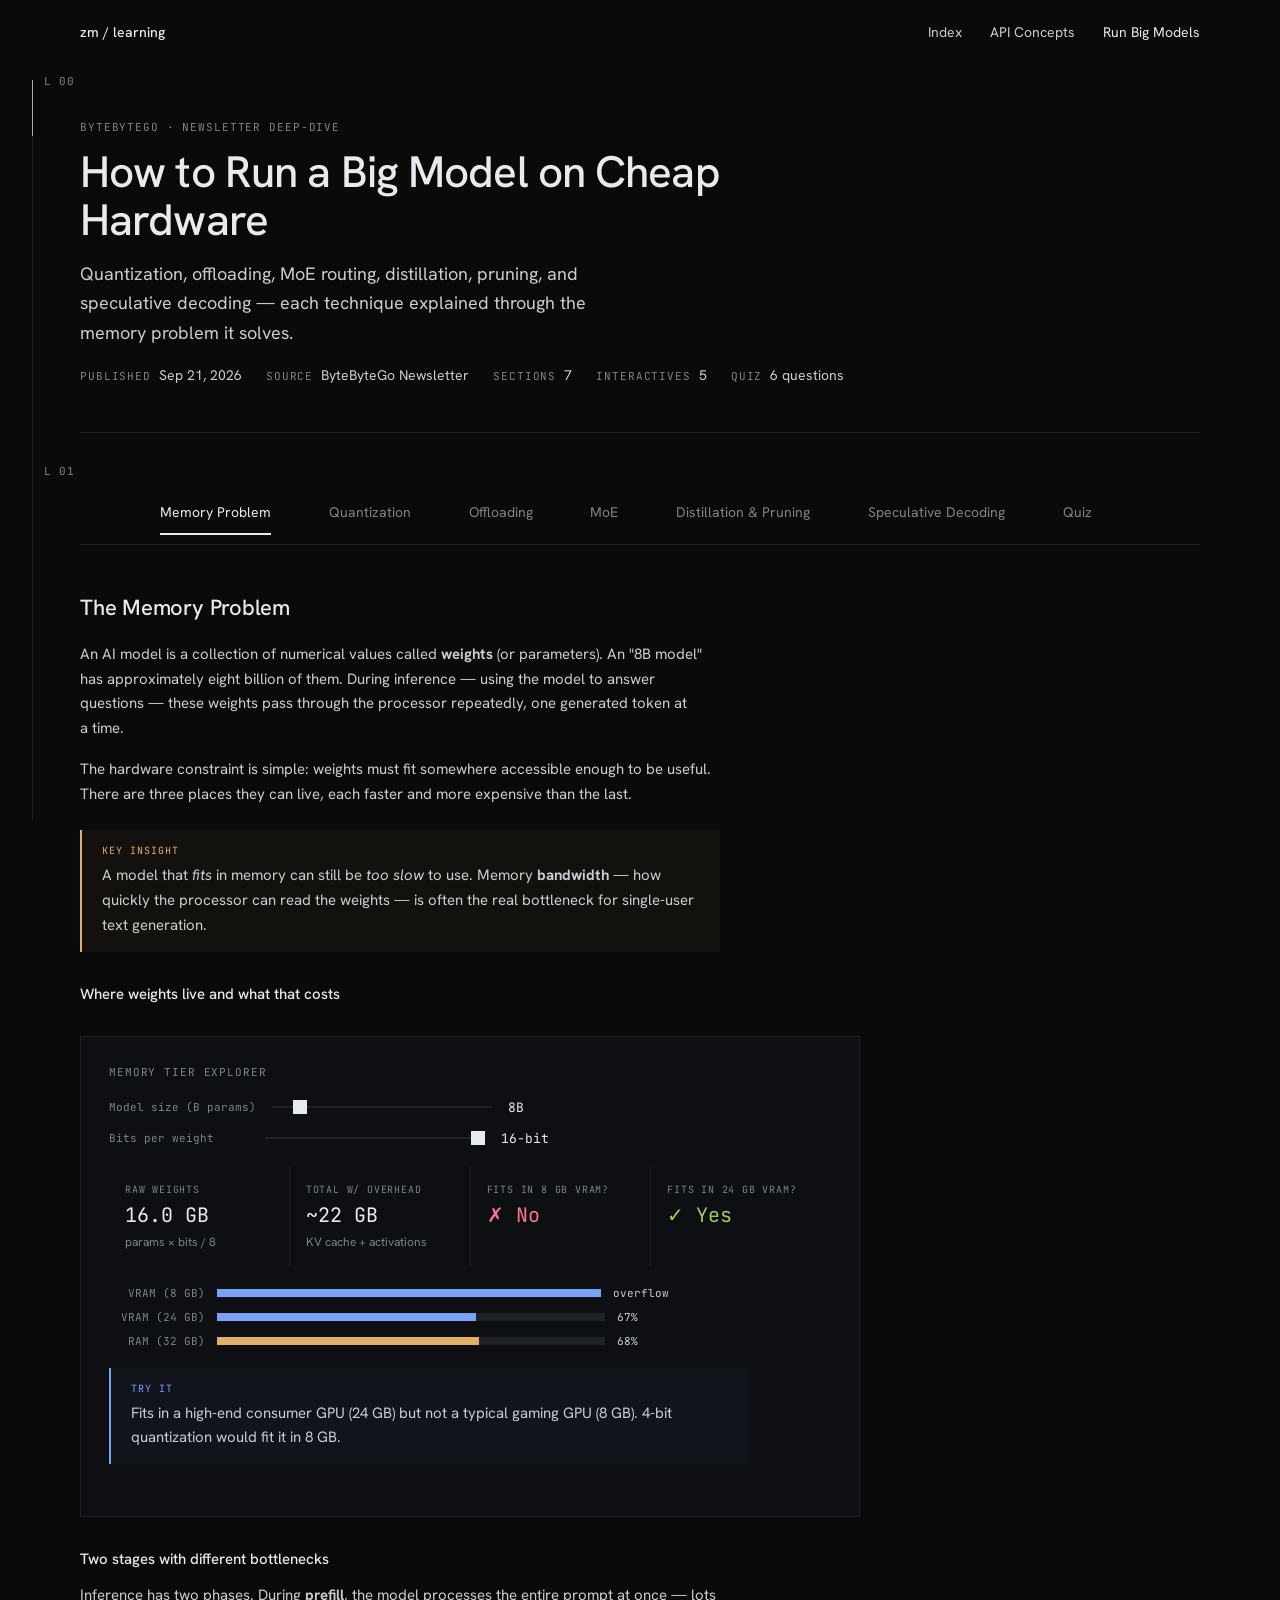
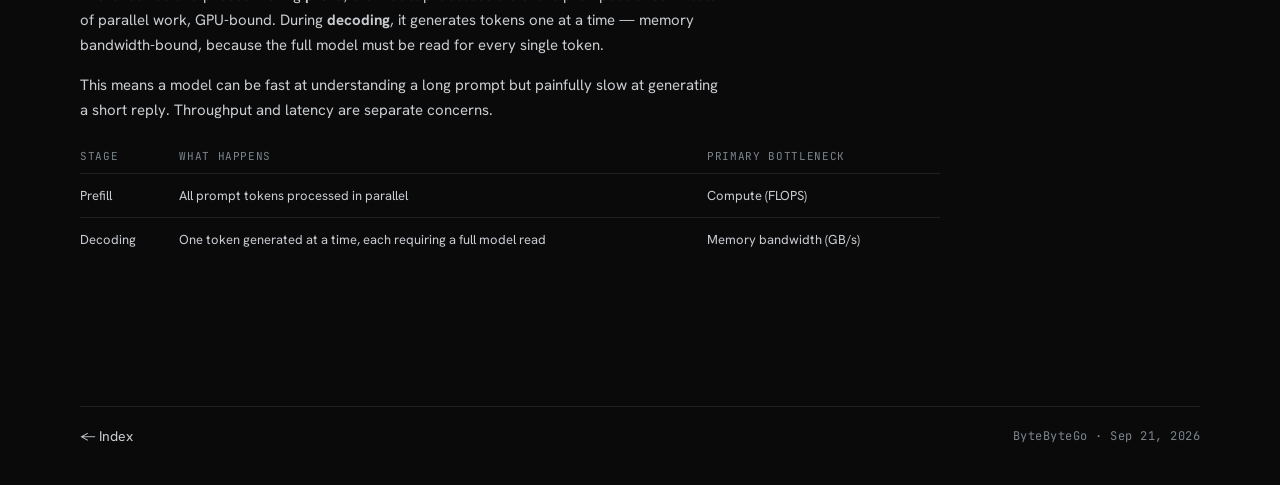
<file: bytebytego/how_to_run_a_big_model_on_cheap_hardware/index.html>
<!DOCTYPE html>
<html lang="en">
<head>
<meta charset="UTF-8">
<meta name="viewport" content="width=device-width, initial-scale=1.0">
<title>How to Run a Big Model on Cheap Hardware — ByteByteGo</title>
<link rel="preconnect" href="https://fonts.googleapis.com">
<link rel="stylesheet" href="https://fonts.googleapis.com/css2?family=Hanken+Grotesk:wght@400;500;700&family=JetBrains+Mono:wght@400;500&display=swap">
<style>
  *, *::before, *::after { box-sizing: border-box; margin: 0; padding: 0; }
  body { background: #0A0A0A; color: #C9CDD2; font-family: 'Hanken Grotesk','Helvetica Neue',Arial,sans-serif; -webkit-font-smoothing: antialiased; }
  a { color: #E8EBED; text-decoration: none; }
  a:hover { color: #FFFFFF; }

  .rail { position: fixed; left: 32px; top: 80px; bottom: 80px; width: 1px; background: #1E2227; pointer-events: none; z-index: 10; }
  .rail-cap { position: fixed; left: 32px; top: 80px; width: 1px; height: 56px; background: #E8EBED; opacity: 0.7; pointer-events: none; z-index: 11; }
  .rail-label { position: fixed; left: 44px; font-family: 'JetBrains Mono',ui-monospace,monospace; font-size: 11px; letter-spacing: 0.06em; color: #7C848D; pointer-events: none; z-index: 11; }
  .rail-label.l0 { top: 74px; }
  .rail-label.l1 { top: 464px; }

  nav { display: flex; justify-content: space-between; align-items: center; height: 64px; padding: 0 80px; }
  nav .wordmark { font-size: 14px; font-weight: 500; color: #E8EBED; }
  nav .links { display: flex; gap: 28px; font-size: 14px; }
  nav .links a { color: #C9CDD2; }
  nav .links a.active { color: #E8EBED; }

  .page { padding: 0 80px; }

  header.hero { padding: 56px 0 48px; border-bottom: 1px solid #1E2227; display: flex; flex-direction: column; gap: 14px; }
  header.hero .eyebrow { font-family: 'JetBrains Mono',ui-monospace,monospace; font-size: 11px; letter-spacing: 0.08em; text-transform: uppercase; color: #7C848D; }
  header.hero h1 { font-size: 44px; line-height: 1.1; font-weight: 500; letter-spacing: -0.02em; color: #E8EBED; max-width: 780px; text-wrap: pretty; }
  header.hero p { max-width: 560px; font-size: 18px; line-height: 1.65; color: #C9CDD2; text-wrap: pretty; }
  header.hero .meta-row { display: flex; align-items: baseline; gap: 24px; padding-top: 4px; flex-wrap: wrap; }
  header.hero .meta-item { display: flex; align-items: baseline; gap: 8px; }
  header.hero .meta-label { font-family: 'JetBrains Mono',ui-monospace,monospace; font-size: 11px; letter-spacing: 0.08em; text-transform: uppercase; color: #7C848D; }
  header.hero .meta-val { font-size: 14px; color: #C9CDD2; }

  .sec-nav { display: flex; gap: 0; border-bottom: 1px solid #1E2227; margin-top: 48px; overflow-x: auto; scrollbar-width: none; }
  .sec-nav::-webkit-scrollbar { display: none; }
  .sec-btn { background: none; border: none; border-bottom: 2px solid transparent; color: #7C848D; cursor: pointer; font-family: 'Hanken Grotesk',sans-serif; font-size: 14px; padding: 12px 0; margin-right: 28px; margin-bottom: -1px; transition: color 0.15s, border-color 0.15s; white-space: nowrap; }
  .sec-btn:hover { color: #C9CDD2; }
  .sec-btn.active { color: #E8EBED; border-bottom-color: #E8EBED; }

  .section { display: none; padding: 48px 0 64px; }
  .section.active { display: block; }

  .content h2 { font-size: 22px; font-weight: 500; color: #E8EBED; margin-bottom: 20px; letter-spacing: -0.01em; }
  .content h3 { font-size: 15px; font-weight: 500; color: #E8EBED; margin: 32px 0 14px; }
  .content p { font-size: 15px; line-height: 1.65; color: #C9CDD2; max-width: 640px; margin-bottom: 16px; text-wrap: pretty; }
  .content ul { padding-left: 20px; margin-bottom: 16px; max-width: 640px; }
  .content li { font-size: 15px; line-height: 1.65; color: #C9CDD2; margin-bottom: 6px; }

  .callout { border-left: 2px solid #1E2227; padding: 14px 20px; margin: 24px 0; max-width: 640px; }
  .callout.info  { border-color: #7AA2F7; background: rgba(122,162,247,0.04); }
  .callout.warn  { border-color: #E0AF68; background: rgba(224,175,104,0.04); }
  .callout.good  { border-color: #9ECE6A; background: rgba(158,206,106,0.04); }
  .callout.danger{ border-color: #F7768E; background: rgba(247,118,142,0.04); }
  .callout p { margin-bottom: 0; }
  .callout-label { font-family: 'JetBrains Mono',ui-monospace,monospace; font-size: 10px; letter-spacing: 0.1em; text-transform: uppercase; margin-bottom: 6px; }
  .callout.info  .callout-label { color: #7AA2F7; }
  .callout.warn  .callout-label { color: #E0AF68; }
  .callout.good  .callout-label { color: #9ECE6A; }
  .callout.danger .callout-label { color: #F7768E; }

  .ic { font-family: 'JetBrains Mono',ui-monospace,monospace; font-size: 12px; color: #7AA2F7; background: #0D0F12; border: 1px solid #1E2227; padding: 1px 6px; }

  /* ── Interactive panels ── */
  .interactive { background: #0D0F12; border: 1px solid #1E2227; padding: 28px; margin: 32px 0; max-width: 780px; }
  .interactive-title { font-family: 'JetBrains Mono',ui-monospace,monospace; font-size: 11px; letter-spacing: 0.08em; text-transform: uppercase; color: #7C848D; margin-bottom: 20px; }

  /* slider controls */
  .ctrl-row { display: flex; align-items: center; gap: 16px; margin-bottom: 14px; flex-wrap: wrap; }
  .ctrl-label { font-family: 'JetBrains Mono',ui-monospace,monospace; font-size: 11px; color: #7C848D; min-width: 140px; }
  .ctrl-slider { -webkit-appearance: none; appearance: none; width: 220px; height: 2px; background: #1E2227; outline: none; cursor: pointer; }
  .ctrl-slider::-webkit-slider-thumb { -webkit-appearance: none; width: 14px; height: 14px; background: #E8EBED; cursor: pointer; }
  .ctrl-slider::-moz-range-thumb { width: 14px; height: 14px; background: #E8EBED; border: none; cursor: pointer; }
  .ctrl-val { font-family: 'JetBrains Mono',ui-monospace,monospace; font-size: 13px; color: #E8EBED; min-width: 80px; }

  /* output display */
  .out-grid { display: grid; grid-template-columns: repeat(auto-fit, minmax(160px, 1fr)); gap: 1px; background: #1E2227; margin-top: 20px; }
  .out-cell { background: #0D0F12; padding: 16px; display: flex; flex-direction: column; gap: 6px; }
  .out-cell-label { font-family: 'JetBrains Mono',ui-monospace,monospace; font-size: 10px; letter-spacing: 0.08em; text-transform: uppercase; color: #7C848D; }
  .out-cell-val { font-family: 'JetBrains Mono',ui-monospace,monospace; font-size: 20px; color: #E8EBED; }
  .out-cell-sub { font-size: 12px; color: #7C848D; }
  .out-cell-val.warn  { color: #E0AF68; }
  .out-cell-val.danger{ color: #F7768E; }
  .out-cell-val.good  { color: #9ECE6A; }

  /* bar visualisations */
  .bar-wrap { margin-top: 20px; display: flex; flex-direction: column; gap: 10px; max-width: 560px; }
  .bar-row { display: flex; align-items: center; gap: 12px; }
  .bar-row-label { font-family: 'JetBrains Mono',ui-monospace,monospace; font-size: 11px; color: #7C848D; min-width: 96px; text-align: right; }
  .bar-track { flex: 1; height: 8px; background: #1E2227; position: relative; }
  .bar-fill { height: 100%; transition: width 0.25s ease; }
  .bar-fill.blue   { background: #7AA2F7; }
  .bar-fill.green  { background: #9ECE6A; }
  .bar-fill.amber  { background: #E0AF68; }
  .bar-fill.red    { background: #F7768E; }
  .bar-fill.purple { background: #BB9AF7; }
  .bar-val { font-family: 'JetBrains Mono',ui-monospace,monospace; font-size: 11px; color: #C9CDD2; min-width: 52px; }

  /* token stream */
  .token-stream { display: flex; flex-wrap: wrap; gap: 6px; margin-top: 20px; min-height: 60px; align-items: flex-start; }
  .token { font-family: 'JetBrains Mono',ui-monospace,monospace; font-size: 12px; padding: 3px 8px; border: 1px solid #1E2227; color: #C9CDD2; transition: all 0.2s; }
  .token.draft  { color: #7AA2F7; border-color: #2A3A5E; background: rgba(122,162,247,0.06); }
  .token.accept { color: #9ECE6A; border-color: #2A3820; background: rgba(158,206,106,0.08); }
  .token.reject { color: #F7768E; border-color: #3A1E22; background: rgba(247,118,142,0.06); }
  .token.verify { color: #E0AF68; border-color: #3A3020; background: rgba(224,175,104,0.06); }

  /* offload diagram */
  .memory-diagram { display: flex; flex-direction: column; gap: 8px; margin-top: 20px; max-width: 560px; }
  .mem-tier { border: 1px solid #1E2227; padding: 12px 16px; display: flex; justify-content: space-between; align-items: center; transition: background 0.2s; }
  .mem-tier-label { font-family: 'JetBrains Mono',ui-monospace,monospace; font-size: 11px; color: #7C848D; }
  .mem-tier-layers { font-family: 'JetBrains Mono',ui-monospace,monospace; font-size: 13px; color: #E8EBED; }
  .mem-tier.active-tier { background: rgba(122,162,247,0.06); border-color: #2A3A5E; }
  .mem-tier.active-tier .mem-tier-layers { color: #7AA2F7; }

  /* MoE expert grid */
  .expert-grid { display: grid; grid-template-columns: repeat(8, 1fr); gap: 6px; margin-top: 20px; max-width: 480px; }
  .expert-cell { aspect-ratio: 1; display: flex; align-items: center; justify-content: center; font-family: 'JetBrains Mono',ui-monospace,monospace; font-size: 11px; border: 1px solid #1E2227; color: #7C848D; transition: all 0.2s; cursor: default; }
  .expert-cell.active-expert { background: rgba(122,162,247,0.10); border-color: #2A3A5E; color: #7AA2F7; }
  .expert-cell.inactive-expert { opacity: 0.35; }

  /* quiz */
  .quiz-q { margin-bottom: 36px; max-width: 680px; }
  .quiz-q .q-text { font-size: 16px; line-height: 1.55; color: #E8EBED; margin-bottom: 16px; font-weight: 500; }
  .quiz-options { display: flex; flex-direction: column; gap: 8px; }
  .quiz-opt { background: none; border: 1px solid #2A2F37; padding: 12px 16px; text-align: left; cursor: pointer; font-family: 'Hanken Grotesk',sans-serif; font-size: 14px; color: #C9CDD2; transition: border-color 0.15s, color 0.15s; }
  .quiz-opt:hover:not(:disabled) { border-color: #4A5260; color: #E8EBED; }
  .quiz-opt.correct  { border-color: #2A3820; color: #9ECE6A; background: rgba(158,206,106,0.06); }
  .quiz-opt.wrong    { border-color: #3A1E22; color: #F7768E; background: rgba(247,118,142,0.06); }
  .quiz-opt:disabled { cursor: default; }
  .quiz-explain { margin-top: 12px; font-size: 14px; line-height: 1.6; color: #7C848D; display: none; max-width: 620px; }
  .quiz-explain.show { display: block; }
  .quiz-score { font-family: 'JetBrains Mono',ui-monospace,monospace; font-size: 13px; color: #7C848D; margin-bottom: 32px; }

  /* table */
  .tbl { width: 100%; max-width: 860px; border-collapse: collapse; font-size: 13px; margin: 16px 0; }
  .tbl th { font-family: 'JetBrains Mono',ui-monospace,monospace; font-size: 11px; letter-spacing: 0.06em; text-transform: uppercase; color: #7C848D; text-align: left; padding: 10px 16px 10px 0; border-bottom: 1px solid #1E2227; font-weight: 400; }
  .tbl td { padding: 12px 16px 12px 0; border-bottom: 1px solid #1E2227; color: #C9CDD2; vertical-align: top; line-height: 1.5; }
  .tbl tr:last-child td { border-bottom: none; }
  .tbl tr:hover td { color: #E8EBED; }

  footer { margin: 64px 0 0; padding: 20px 0 40px; border-top: 1px solid #1E2227; display: flex; justify-content: space-between; align-items: center; }
  footer .links { display: flex; gap: 28px; font-size: 14px; }
  footer .links a { color: #C9CDD2; }
  footer .meta { display: flex; gap: 24px; font-family: 'JetBrains Mono',ui-monospace,monospace; font-size: 12px; letter-spacing: 0.04em; color: #7C848D; }

  @keyframes rise { from { opacity: 0; transform: translateY(10px); } to { opacity: 1; transform: none; } }
  .rise { animation: rise 700ms cubic-bezier(.2,.7,.2,1) both; }
  .rise-2 { animation: rise 700ms cubic-bezier(.2,.7,.2,1) 80ms both; }
  @media (prefers-reduced-motion: reduce) { .rise, .rise-2 { animation: none; } }
  @media (max-width: 720px) {
    .rail, .rail-cap, .rail-label { left: 11px; }
    nav, .page { padding: 0 24px; }
    nav .links { gap: 16px; }
    header.hero h1 { font-size: 28px; }
    .interactive { padding: 18px; }
    .ctrl-slider { width: 140px; }
  }
</style>
</head>
<body>

<div class="rail"></div>
<div class="rail-cap"></div>
<span class="rail-label l0">L 00</span>
<span class="rail-label l1">L 01</span>

<nav>
  <a href="../../index.html" class="wordmark">zm / learning</a>
  <div class="links">
    <a href="../../index.html">Index</a>
    <a href="../api_concepts_every_software_engineer_should_know/index.html">API Concepts</a>
    <a href="#" class="active">Run Big Models</a>
  </div>
</nav>

<div class="page">
  <header class="hero rise">
    <div class="eyebrow">ByteByteGo · Newsletter Deep-Dive</div>
    <h1>How to Run a Big Model on Cheap Hardware</h1>
    <p>Quantization, offloading, MoE routing, distillation, pruning, and speculative decoding — each technique explained through the memory problem it solves.</p>
    <div class="meta-row">
      <div class="meta-item"><span class="meta-label">Published</span><span class="meta-val">Sep 21, 2026</span></div>
      <div class="meta-item"><span class="meta-label">Source</span><span class="meta-val">ByteByteGo Newsletter</span></div>
      <div class="meta-item"><span class="meta-label">Sections</span><span class="meta-val">7</span></div>
      <div class="meta-item"><span class="meta-label">Interactives</span><span class="meta-val">5</span></div>
      <div class="meta-item"><span class="meta-label">Quiz</span><span class="meta-val">6 questions</span></div>
    </div>
  </header>

  <nav class="sec-nav rise-2" id="sec-nav">
    <button class="sec-btn active" data-sec="memory">Memory Problem</button>
    <button class="sec-btn" data-sec="quant">Quantization</button>
    <button class="sec-btn" data-sec="offload">Offloading</button>
    <button class="sec-btn" data-sec="moe">MoE</button>
    <button class="sec-btn" data-sec="distill">Distillation &amp; Pruning</button>
    <button class="sec-btn" data-sec="speculative">Speculative Decoding</button>
    <button class="sec-btn" data-sec="quiz">Quiz</button>
  </nav>


  <!-- ══ SECTION: Memory Problem ══ -->
  <div class="section active" id="sec-memory">
    <div class="content">
      <h2>The Memory Problem</h2>
      <p>An AI model is a collection of numerical values called <strong>weights</strong> (or parameters). An "8B model" has approximately eight billion of them. During inference — using the model to answer questions — these weights pass through the processor repeatedly, one generated token at a time.</p>
      <p>The hardware constraint is simple: weights must fit somewhere accessible enough to be useful. There are three places they can live, each faster and more expensive than the last.</p>

      <div class="callout warn">
        <div class="callout-label">Key insight</div>
        <p>A model that <em>fits</em> in memory can still be <em>too slow</em> to use. Memory <strong>bandwidth</strong> — how quickly the processor can read the weights — is often the real bottleneck for single-user text generation.</p>
      </div>

      <h3>Where weights live and what that costs</h3>

      <!-- Interactive: memory tier calculator -->
      <div class="interactive">
        <div class="interactive-title">Memory Tier Explorer</div>
        <div class="ctrl-row">
          <span class="ctrl-label">Model size (B params)</span>
          <input type="range" class="ctrl-slider" id="sl-params" min="1" max="70" value="8" step="1">
          <span class="ctrl-val" id="cv-params">8B</span>
        </div>
        <div class="ctrl-row">
          <span class="ctrl-label">Bits per weight</span>
          <input type="range" class="ctrl-slider" id="sl-bits" min="2" max="16" value="16" step="2">
          <span class="ctrl-val" id="cv-bits">16-bit</span>
        </div>

        <div class="out-grid" id="mem-out-grid">
          <div class="out-cell">
            <div class="out-cell-label">Raw weights</div>
            <div class="out-cell-val" id="ov-raw">16.0 GB</div>
            <div class="out-cell-sub">params × bits / 8</div>
          </div>
          <div class="out-cell">
            <div class="out-cell-label">Total w/ overhead</div>
            <div class="out-cell-val" id="ov-total">~22 GB</div>
            <div class="out-cell-sub">KV cache + activations</div>
          </div>
          <div class="out-cell">
            <div class="out-cell-label">Fits in 8 GB VRAM?</div>
            <div class="out-cell-val" id="ov-vram">✗ No</div>
          </div>
          <div class="out-cell">
            <div class="out-cell-label">Fits in 24 GB VRAM?</div>
            <div class="out-cell-val" id="ov-vram24">✗ No</div>
          </div>
        </div>

        <div class="bar-wrap" id="mem-bars">
          <div class="bar-row">
            <span class="bar-row-label">VRAM (8 GB)</span>
            <div class="bar-track"><div class="bar-fill blue" id="bar-vram8" style="width:100%"></div></div>
            <span class="bar-val" id="bv-vram8">overflow</span>
          </div>
          <div class="bar-row">
            <span class="bar-row-label">VRAM (24 GB)</span>
            <div class="bar-track"><div class="bar-fill blue" id="bar-vram24" style="width:100%"></div></div>
            <span class="bar-val" id="bv-vram24">overflow</span>
          </div>
          <div class="bar-row">
            <span class="bar-row-label">RAM (32 GB)</span>
            <div class="bar-track"><div class="bar-fill amber" id="bar-ram" style="width:50%"></div></div>
            <span class="bar-val" id="bv-ram">50%</span>
          </div>
        </div>

        <div class="callout info" style="margin-top:20px;">
          <div class="callout-label">Try it</div>
          <p id="mem-insight">Set params to 70B at 16-bit — it doesn't fit anywhere reasonable. Drop to 4-bit and watch the math change.</p>
        </div>
      </div>

      <h3>Two stages with different bottlenecks</h3>
      <p>Inference has two phases. During <strong>prefill</strong>, the model processes the entire prompt at once — lots of parallel work, GPU-bound. During <strong>decoding</strong>, it generates tokens one at a time — memory bandwidth-bound, because the full model must be read for every single token.</p>
      <p>This means a model can be fast at understanding a long prompt but painfully slow at generating a short reply. Throughput and latency are separate concerns.</p>

      <table class="tbl">
        <thead><tr><th>Stage</th><th>What happens</th><th>Primary bottleneck</th></tr></thead>
        <tbody>
          <tr><td>Prefill</td><td>All prompt tokens processed in parallel</td><td>Compute (FLOPS)</td></tr>
          <tr><td>Decoding</td><td>One token generated at a time, each requiring a full model read</td><td>Memory bandwidth (GB/s)</td></tr>
        </tbody>
      </table>
    </div>
  </div>

  <!-- ══ SECTION: Quantization ══ -->
  <div class="section" id="sec-quant">
    <div class="content">
      <h2>Quantization</h2>
      <p>Every weight is a floating-point number. At 16-bit (FP16 or BF16) precision, each weight takes 2 bytes. Quantization maps those high-precision values onto a smaller set of discrete codes — fewer bits per weight, less memory consumed.</p>
      <p>The analogy: a weather forecast that says "73.4°F" and one that says "73°F" convey nearly the same information. The approximation introduces a small error — the question is whether the task tolerates it.</p>

      <div class="callout warn">
        <div class="callout-label">The tradeoff</div>
        <p>Quantization does <strong>not</strong> change the number of parameters. It changes how much space each one takes. Quality can degrade — by how much depends on the model, the quantization method, and the task. Math and precise reasoning tend to suffer more than general conversation.</p>
      </div>

      <!-- Interactive: quantization calculator -->
      <div class="interactive">
        <div class="interactive-title">Quantization Memory Calculator</div>

        <div class="ctrl-row">
          <span class="ctrl-label">Model size (B params)</span>
          <input type="range" class="ctrl-slider" id="q-params" min="1" max="70" value="8" step="1">
          <span class="ctrl-val" id="q-cv-params">8B</span>
        </div>

        <div style="margin: 16px 0 8px; font-family: 'JetBrains Mono', monospace; font-size: 11px; color: #7C848D; text-transform: uppercase; letter-spacing: 0.06em;">Compare precision levels</div>
        <div class="bar-wrap">
          <div class="bar-row">
            <span class="bar-row-label">FP32 (32-bit)</span>
            <div class="bar-track"><div class="bar-fill red" id="q-bar-fp32" style="width:100%"></div></div>
            <span class="bar-val" id="q-val-fp32">32 GB</span>
          </div>
          <div class="bar-row">
            <span class="bar-row-label">FP16 (16-bit)</span>
            <div class="bar-track"><div class="bar-fill blue" id="q-bar-fp16" style="width:50%"></div></div>
            <span class="bar-val" id="q-val-fp16">16 GB</span>
          </div>
          <div class="bar-row">
            <span class="bar-row-label">INT8 (8-bit)</span>
            <div class="bar-track"><div class="bar-fill green" id="q-bar-int8" style="width:25%"></div></div>
            <span class="bar-val" id="q-val-int8">8 GB</span>
          </div>
          <div class="bar-row">
            <span class="bar-row-label">INT4 (4-bit)</span>
            <div class="bar-track"><div class="bar-fill green" id="q-bar-int4" style="width:12.5%"></div></div>
            <span class="bar-val" id="q-val-int4">4 GB</span>
          </div>
          <div class="bar-row">
            <span class="bar-row-label">INT2 (2-bit)</span>
            <div class="bar-track"><div class="bar-fill amber" id="q-bar-int2" style="width:6.25%"></div></div>
            <span class="bar-val" id="q-val-int2">2 GB</span>
          </div>
        </div>

        <div class="out-grid" style="margin-top:20px;">
          <div class="out-cell">
            <div class="out-cell-label">4-bit vs 16-bit</div>
            <div class="out-cell-val good" id="q-saving">4× smaller</div>
            <div class="out-cell-sub">raw weight storage</div>
          </div>
          <div class="out-cell">
            <div class="out-cell-label">Quality risk</div>
            <div class="out-cell-val" id="q-risk">Low–medium</div>
            <div class="out-cell-sub">depends on task</div>
          </div>
        </div>

        <div class="callout info" style="margin-top:20px;">
          <div class="callout-label">Note</div>
          <p>4-bit storage doesn't guarantee 4× faster inference. Many engines dequantize to FP16 before the matrix multiply. Actual speedup requires hardware with native low-bit support (e.g. NVIDIA Turing+ INT4 tensor cores).</p>
        </div>
      </div>

      <h3>Post-training vs. quantization-aware training</h3>
      <p>Quantization can happen after training (post-training quantization, PTQ) with no re-training needed — just apply the scheme to the checkpoint. The alternative, quantization-aware training (QAT), bakes the approximation error into the training loop, which tends to recover more quality, but requires compute access to the original training pipeline.</p>
      <p>Most practitioners start with an off-the-shelf PTQ checkpoint (GGUF Q4_K_M, AWQ, GPTQ) and measure whether output quality is acceptable for their task.</p>
    </div>
  </div>

  <!-- ══ SECTION: Offloading ══ -->
  <div class="section" id="sec-offload">
    <div class="content">
      <h2>Layer-wise Offloading</h2>
      <p>Quantization shrinks each weight. Offloading changes <em>where</em> the weights live at any given moment. A transformer processes input layer by layer — and the GPU only needs the current layer's weights to do its work.</p>
      <p>An offloading system keeps most weights in CPU RAM (or even on disk), transfers one layer to the GPU, executes it, and frees that GPU memory before loading the next. This lets a model whose total weights exceed VRAM still run on that GPU — at a cost.</p>

      <div class="callout danger">
        <div class="callout-label">The real cost</div>
        <p>Every transferred layer adds latency proportional to its size divided by the transfer bandwidth. A 10 GB transfer over PCIe at ~10 GB/s costs ~1 second per decoding step. That's unusable for interactive chat.</p>
      </div>

      <!-- Interactive: offload latency estimator -->
      <div class="interactive">
        <div class="interactive-title">Layer Offload Latency Estimator</div>

        <div class="ctrl-row">
          <span class="ctrl-label">Total layers</span>
          <input type="range" class="ctrl-slider" id="ol-layers" min="8" max="80" value="32" step="4">
          <span class="ctrl-val" id="ol-cv-layers">32</span>
        </div>
        <div class="ctrl-row">
          <span class="ctrl-label">GPU layers (fast)</span>
          <input type="range" class="ctrl-slider" id="ol-gpu" min="0" max="80" value="16" step="1">
          <span class="ctrl-val" id="ol-cv-gpu">16</span>
        </div>
        <div class="ctrl-row">
          <span class="ctrl-label">Bits per weight</span>
          <input type="range" class="ctrl-slider" id="ol-bits" min="4" max="16" value="4" step="4">
          <span class="ctrl-val" id="ol-cv-bits">4-bit</span>
        </div>
        <div class="ctrl-row">
          <span class="ctrl-label">Model params (B)</span>
          <input type="range" class="ctrl-slider" id="ol-params" min="7" max="70" value="13" step="7">
          <span class="ctrl-val" id="ol-cv-params">13B</span>
        </div>

        <!-- memory tier diagram -->
        <div class="memory-diagram" id="offload-diagram">
          <div class="mem-tier" id="tier-gpu">
            <span class="mem-tier-label">VRAM (GPU — fast)</span>
            <span class="mem-tier-layers" id="tier-gpu-val">16 layers</span>
          </div>
          <div class="mem-tier" id="tier-ram">
            <span class="mem-tier-label">RAM (CPU — slower)</span>
            <span class="mem-tier-layers" id="tier-ram-val">16 layers</span>
          </div>
        </div>

        <div class="out-grid" style="margin-top:20px;">
          <div class="out-cell">
            <div class="out-cell-label">GPU memory needed</div>
            <div class="out-cell-val" id="ol-vram">~3.3 GB</div>
            <div class="out-cell-sub">GPU-resident layers</div>
          </div>
          <div class="out-cell">
            <div class="out-cell-label">Transfer / step</div>
            <div class="out-cell-val" id="ol-xfer">~3.3 GB</div>
            <div class="out-cell-sub">offloaded layers × weight size</div>
          </div>
          <div class="out-cell">
            <div class="out-cell-label">Est. step latency</div>
            <div class="out-cell-val warn" id="ol-latency">~330 ms</div>
            <div class="out-cell-sub">transfer only, PCIe ~10 GB/s</div>
          </div>
          <div class="out-cell">
            <div class="out-cell-label">Usable for chat?</div>
            <div class="out-cell-val" id="ol-usable">Marginal</div>
          </div>
        </div>
      </div>

      <h3>CPU execution as a fallback</h3>
      <p>If no GPU is available, layers can be assigned permanently to the CPU. Generation is much slower — CPUs have lower memory bandwidth than GPUs — but the model runs. For batch workloads where latency doesn't matter, CPU-only inference is viable.</p>
      <p>The practical takeaway: offloading expands what you can <em>run</em>, not what you can <em>use interactively</em>. Measure tokens-per-second before committing to an offloading configuration.</p>
    </div>
  </div>

  <!-- ══ SECTION: MoE ══ -->
  <div class="section" id="sec-moe">
    <div class="content">
      <h2>Mixture of Experts</h2>
      <p>Dense transformers send every token through every parameter. Mixture of Experts (MoE) is an architectural change: some layers contain multiple sub-networks called <strong>experts</strong>, and a small routing network selects which two (or <em>k</em>) of them process each token. The rest sit idle for that token.</p>
      <p>This creates a distinction that matters for hardware planning:</p>
      <ul>
        <li><strong>Total parameters</strong> — determines storage size. All experts must be held somewhere.</li>
        <li><strong>Active parameters</strong> — determines per-token computation cost. Only the selected experts run.</li>
      </ul>

      <div class="callout warn">
        <div class="callout-label">The storage trap</div>
        <p>A hypothetical MoE with 40B total parameters at 4-bit precision still needs ~20 GB of storage — the inactive experts sit in memory waiting to be selected. MoE reduces compute, not storage.</p>
      </div>

      <!-- Interactive: MoE expert visualiser -->
      <div class="interactive">
        <div class="interactive-title">MoE Expert Router — Token by Token</div>

        <div class="ctrl-row">
          <span class="ctrl-label">Experts per layer</span>
          <input type="range" class="ctrl-slider" id="moe-experts" min="4" max="16" value="8" step="4">
          <span class="ctrl-val" id="moe-cv-experts">8</span>
        </div>
        <div class="ctrl-row">
          <span class="ctrl-label">Experts activated (k)</span>
          <input type="range" class="ctrl-slider" id="moe-k" min="1" max="4" value="2" step="1">
          <span class="ctrl-val" id="moe-cv-k">2</span>
        </div>

        <div class="expert-grid" id="moe-grid"></div>

        <div style="margin-top:16px; display:flex; gap:24px; flex-wrap:wrap;">
          <button id="moe-next-btn" style="background:none;border:1px solid #2A2F37;padding:8px 18px;font-family:'Hanken Grotesk',sans-serif;font-size:13px;color:#C9CDD2;cursor:pointer;">Next token →</button>
          <button id="moe-reset-btn" style="background:none;border:1px solid #2A2F37;padding:8px 18px;font-family:'Hanken Grotesk',sans-serif;font-size:13px;color:#7C848D;cursor:pointer;">Reset</button>
        </div>

        <div class="out-grid" style="margin-top:20px;">
          <div class="out-cell">
            <div class="out-cell-label">Total experts</div>
            <div class="out-cell-val" id="moe-total">8</div>
          </div>
          <div class="out-cell">
            <div class="out-cell-label">Active this token</div>
            <div class="out-cell-val good" id="moe-active">2</div>
          </div>
          <div class="out-cell">
            <div class="out-cell-label">Compute ratio</div>
            <div class="out-cell-val" id="moe-ratio">25%</div>
            <div class="out-cell-sub">vs dense equivalent</div>
          </div>
          <div class="out-cell">
            <div class="out-cell-label">Storage still</div>
            <div class="out-cell-val warn" id="moe-storage">100%</div>
            <div class="out-cell-sub">all experts must be held</div>
          </div>
        </div>
      </div>

      <h3>Real-world examples</h3>
      <table class="tbl">
        <thead><tr><th>Model</th><th>Total params</th><th>Active params / token</th><th>Note</th></tr></thead>
        <tbody>
          <tr><td>Mixtral 8×7B</td><td>~47B</td><td>~13B</td><td>2 of 8 experts selected per token per layer</td></tr>
          <tr><td>DeepSeek-V3</td><td>~685B</td><td>~37B</td><td>Fine-grained MoE, 256 routed experts</td></tr>
          <tr><td>GPT-4 (speculated)</td><td>~1.8T</td><td>~220B</td><td>Rumoured 16-expert MoE structure</td></tr>
        </tbody>
      </table>
      <p>MoE is most practical when the entire model fits in fast memory (e.g., a multi-GPU server where all experts stay in VRAM). For consumer hardware, the storage requirement usually limits which MoE models are actually usable.</p>
    </div>
  </div>

  <!-- ══ SECTION: Distillation & Pruning ══ -->
  <div class="section" id="sec-distill">
    <div class="content">
      <h2>Distillation &amp; Pruning</h2>

      <h3>Knowledge Distillation</h3>
      <p>Distillation trains a smaller <strong>student</strong> model to mimic a larger <strong>teacher</strong>. The teacher's output distributions — not just its final answers — serve as training signal. The student absorbs behavioural patterns the teacher learned, not just the weights themselves.</p>
      <p>The resulting student is a <em>different model</em> from the original, not a compressed copy. It may perform equivalently on the tasks the teacher was distilled for while falling short on problems the teacher handled through breadth or rare-knowledge recall.</p>

      <div class="callout good">
        <div class="callout-label">When it works well</div>
        <p>Distillation excels at narrow, high-volume tasks: routing support tickets, drafting short responses in a fixed format, classifying text. The student is trained once, then deployed millions of times on cheap hardware.</p>
      </div>
      <div class="callout danger">
        <div class="callout-label">When it breaks</div>
        <p>Don't assume a strong result on a narrow benchmark generalises. A distilled model that scores 95% on your test suite may fail unexpectedly on edge cases the teacher handled via memorised rare knowledge.</p>
      </div>

      <h3>Pruning</h3>
      <p>Pruning removes weights — or entire structures — whose absence causes acceptable quality loss. Two flavours:</p>
      <ul>
        <li><strong>Unstructured pruning:</strong> individual weights set to zero. Creates sparsity. Rarely faster in practice — hardware still reads the zeroed entries unless the execution engine explicitly skips them.</li>
        <li><strong>Structured pruning:</strong> entire heads, layers, or feed-forward blocks removed. Smaller model on disk, fewer operations at runtime — straightforward speedup.</li>
      </ul>

      <div class="callout warn">
        <div class="callout-label">The execution caveat</div>
        <p>Setting values to zero doesn't automatically save compute. An array with zeros still occupies memory. Actual savings require a compressed representation <em>and</em> an execution engine that knows how to skip the zeros — or structural removal that makes the model architecturally smaller.</p>
      </div>

      <table class="tbl">
        <thead><tr><th>Technique</th><th>Changes</th><th>Requires re-training?</th><th>Actual speedup?</th></tr></thead>
        <tbody>
          <tr><td>Quantization</td><td>Bit-width of weights</td><td>No (PTQ) / Yes (QAT)</td><td>Yes, with hardware support</td></tr>
          <tr><td>Distillation</td><td>Produces a new smaller model</td><td>Yes — the whole student</td><td>Yes — smaller model</td></tr>
          <tr><td>Unstructured pruning</td><td>Individual weights → 0</td><td>Optional (recovery fine-tune)</td><td>Only with sparse execution engines</td></tr>
          <tr><td>Structured pruning</td><td>Whole layers/heads removed</td><td>Often needed to recover quality</td><td>Yes — fewer operations</td></tr>
        </tbody>
      </table>
    </div>
  </div>

  <!-- ══ SECTION: Speculative Decoding ══ -->
  <div class="section" id="sec-speculative">
    <div class="content">
      <h2>Speculative Decoding</h2>
      <p>Decoding is sequential: one token at a time, each requiring a full model read. Speculative decoding exploits a different kind of parallelism — it uses a small, cheap <strong>draft model</strong> to propose several tokens at once, then uses the large model to verify all of them in a single forward pass.</p>
      <p>If the large model agrees with a draft token, it's accepted for free. If it disagrees, everything from that point is discarded and the large model generates the correct token. The process restarts.</p>

      <div class="callout info">
        <div class="callout-label">Why this helps</div>
        <p>The large model's cost is dominated by memory bandwidth — reading its weights. Running one forward pass to verify N tokens costs almost the same as running it once to generate one token. When the draft model is accurate, you get multiple tokens per expensive forward pass.</p>
      </div>

      <!-- Interactive: speculative decoding simulator -->
      <div class="interactive">
        <div class="interactive-title">Speculative Decoding Simulator</div>

        <div class="ctrl-row">
          <span class="ctrl-label">Draft window (k)</span>
          <input type="range" class="ctrl-slider" id="spec-k" min="1" max="8" value="4" step="1">
          <span class="ctrl-val" id="spec-cv-k">4 tokens</span>
        </div>
        <div class="ctrl-row">
          <span class="ctrl-label">Draft accuracy</span>
          <input type="range" class="ctrl-slider" id="spec-acc" min="30" max="95" value="70" step="5">
          <span class="ctrl-val" id="spec-cv-acc">70%</span>
        </div>

        <div id="spec-stream" class="token-stream"></div>

        <div style="margin-top:16px; display:flex; gap:16px; flex-wrap:wrap;">
          <button id="spec-step-btn" style="background:none;border:1px solid #2A2F37;padding:8px 18px;font-family:'Hanken Grotesk',sans-serif;font-size:13px;color:#C9CDD2;cursor:pointer;">Run step →</button>
          <button id="spec-reset-btn" style="background:none;border:1px solid #2A2F37;padding:8px 18px;font-family:'Hanken Grotesk',sans-serif;font-size:13px;color:#7C848D;cursor:pointer;">Reset</button>
        </div>

        <div class="out-grid" style="margin-top:20px;">
          <div class="out-cell">
            <div class="out-cell-label">Tokens accepted</div>
            <div class="out-cell-val good" id="spec-accepted">0</div>
          </div>
          <div class="out-cell">
            <div class="out-cell-label">Verifier calls</div>
            <div class="out-cell-val" id="spec-calls">0</div>
          </div>
          <div class="out-cell">
            <div class="out-cell-label">Avg tokens/call</div>
            <div class="out-cell-val" id="spec-ratio">—</div>
            <div class="out-cell-sub">ideal: close to k</div>
          </div>
          <div class="out-cell">
            <div class="out-cell-label">Rejected batches</div>
            <div class="out-cell-val warn" id="spec-rejected">0</div>
          </div>
        </div>

        <div style="margin-top:16px;">
          <span style="font-family:'JetBrains Mono',monospace;font-size:11px;color:#7C848D;margin-right:16px;"><span style="color:#7AA2F7">■</span> draft</span>
          <span style="font-family:'JetBrains Mono',monospace;font-size:11px;color:#7C848D;margin-right:16px;"><span style="color:#9ECE6A">■</span> accepted</span>
          <span style="font-family:'JetBrains Mono',monospace;font-size:11px;color:#7C848D;margin-right:16px;"><span style="color:#F7768E">■</span> rejected</span>
          <span style="font-family:'JetBrains Mono',monospace;font-size:11px;color:#7C848D;"><span style="color:#E0AF68">■</span> verifier correction</span>
        </div>
      </div>

      <h3>KV cache: the other memory consumer</h3>
      <p>Even after shrinking the weights, context length creates a second memory problem. During generation, the model stores intermediate results from every previous token in a <strong>key-value cache</strong>. This cache grows linearly with sequence length and is separate from the model weights.</p>
      <p>For long contexts (128K tokens) the KV cache can rival or exceed the weight storage itself. Techniques like grouped-query attention (GQA), multi-query attention (MQA), and KV cache quantization exist specifically to address this.</p>
    </div>
  </div>

  <!-- ══ SECTION: Quiz ══ -->
  <div class="section" id="sec-quiz">
    <div class="content">
      <h2>Quiz</h2>
      <p style="margin-bottom:28px;">Six questions on mechanics and tradeoffs. A reader who worked through the interactives should pass; a skimmer should not.</p>
      <div class="quiz-score" id="quiz-score" style="display:none;"></div>

      <div id="quiz-container"></div>
    </div>
  </div>

  <footer>
    <div class="links">
      <a href="../../index.html">← Index</a>
    </div>
    <div class="meta">
      <span>ByteByteGo · Sep 21, 2026</span>
    </div>
  </footer>
</div>

<script>
// ── Section nav ──────────────────────────────────────
document.querySelectorAll('.sec-btn').forEach(btn => {
  btn.addEventListener('click', () => {
    const id = btn.dataset.sec;
    document.querySelectorAll('.sec-btn').forEach(b => b.classList.toggle('active', b === btn));
    document.querySelectorAll('.section').forEach(s => s.classList.toggle('active', s.id === 'sec-' + id));
  });
});

// ── Memory tier explorer ─────────────────────────────
function updateMemCalc() {
  const params = +document.getElementById('sl-params').value;
  const bits = +document.getElementById('sl-bits').value;
  document.getElementById('cv-params').textContent = params + 'B';
  document.getElementById('cv-bits').textContent = bits + '-bit';

  const rawGB = params * bits / 8;
  const totalGB = rawGB * 1.35; // KV cache + activations overhead ~35%
  const pct8  = Math.min(rawGB / 8 * 100, 100);
  const pct24 = Math.min(rawGB / 24 * 100, 100);
  const pct32 = Math.min(totalGB / 32 * 100, 100);

  document.getElementById('ov-raw').textContent = rawGB.toFixed(1) + ' GB';
  document.getElementById('ov-total').textContent = '~' + totalGB.toFixed(0) + ' GB';

  const fits8  = rawGB <= 8;
  const fits24 = rawGB <= 24;
  const v8el = document.getElementById('ov-vram');
  const v24el = document.getElementById('ov-vram24');
  v8el.textContent  = fits8  ? '✓ Yes' : '✗ No';
  v8el.className    = 'out-cell-val ' + (fits8  ? 'good' : 'danger');
  v24el.textContent = fits24 ? '✓ Yes' : '✗ No';
  v24el.className   = 'out-cell-val ' + (fits24 ? 'good' : 'danger');

  document.getElementById('bar-vram8').style.width  = pct8 + '%';
  document.getElementById('bar-vram24').style.width = pct24 + '%';
  document.getElementById('bar-ram').style.width    = pct32 + '%';
  document.getElementById('bv-vram8').textContent   = pct8  >= 100 ? 'overflow' : pct8.toFixed(0) + '%';
  document.getElementById('bv-vram24').textContent  = pct24 >= 100 ? 'overflow' : pct24.toFixed(0) + '%';
  document.getElementById('bv-ram').textContent     = pct32 >= 100 ? 'overflow' : pct32.toFixed(0) + '%';

  let insight = '';
  if (rawGB > 24) insight = 'This model doesn\'t fit in a 24 GB GPU at all. Try 4-bit quantization to bring it under the line.';
  else if (rawGB > 8) insight = 'Fits in a high-end consumer GPU (24 GB) but not a typical gaming GPU (8 GB). 4-bit quantization would fit it in 8 GB.';
  else insight = 'Fits in an 8 GB GPU at this precision. There\'s still room for the KV cache on most queries.';
  document.getElementById('mem-insight').textContent = insight;
}

['sl-params','sl-bits'].forEach(id => document.getElementById(id).addEventListener('input', updateMemCalc));
updateMemCalc();

// ── Quantization calculator ──────────────────────────
function updateQuant() {
  const params = +document.getElementById('q-params').value;
  document.getElementById('q-cv-params').textContent = params + 'B';

  const fp32 = params * 4;
  const fp16 = params * 2;
  const int8 = params * 1;
  const int4 = params * 0.5;
  const int2 = params * 0.25;
  const max = fp32;

  const ids = ['fp32','fp16','int8','int4','int2'];
  const vals = [fp32, fp16, int8, int4, int2];
  const colors = ['red','blue','green','green','amber'];
  ids.forEach((id, i) => {
    document.getElementById('q-bar-' + id).style.width = (vals[i] / max * 100) + '%';
    document.getElementById('q-val-' + id).textContent = vals[i].toFixed(1) + ' GB';
  });

  document.getElementById('q-saving').textContent = '4× smaller';
  const risk = params >= 30 ? 'Low (large model)' : params >= 7 ? 'Low–medium' : 'Medium–high';
  document.getElementById('q-risk').textContent = risk;
}

document.getElementById('q-params').addEventListener('input', updateQuant);
updateQuant();

// ── Offload latency estimator ────────────────────────
function updateOffload() {
  const totalLayers = +document.getElementById('ol-layers').value;
  let gpuLayers = +document.getElementById('ol-gpu').value;
  if (gpuLayers > totalLayers) { gpuLayers = totalLayers; document.getElementById('ol-gpu').value = gpuLayers; }
  const bits = +document.getElementById('ol-bits').value;
  const params = +document.getElementById('ol-params').value;

  document.getElementById('ol-cv-layers').textContent = totalLayers;
  document.getElementById('ol-cv-gpu').textContent = gpuLayers;
  document.getElementById('ol-cv-bits').textContent = bits + '-bit';
  document.getElementById('ol-cv-params').textContent = params + 'B';

  const offloadLayers = totalLayers - gpuLayers;
  const totalWeightGB = params * bits / 8;
  const perLayerGB = totalWeightGB / totalLayers;
  const gpuGB = gpuLayers * perLayerGB;
  const xferGB = offloadLayers * perLayerGB;
  const latencyMs = (xferGB / 10) * 1000; // PCIe ~10 GB/s

  document.getElementById('tier-gpu-val').textContent = gpuLayers + ' layers (' + gpuGB.toFixed(1) + ' GB)';
  document.getElementById('tier-ram-val').textContent = offloadLayers + ' layers (' + xferGB.toFixed(1) + ' GB)';
  document.getElementById('tier-gpu').classList.toggle('active-tier', gpuLayers > 0);
  document.getElementById('tier-ram').classList.toggle('active-tier', offloadLayers > 0);

  document.getElementById('ol-vram').textContent = gpuGB.toFixed(1) + ' GB';
  document.getElementById('ol-xfer').textContent = xferGB.toFixed(1) + ' GB';
  document.getElementById('ol-latency').textContent = latencyMs < 100 ? latencyMs.toFixed(0) + ' ms' : (latencyMs/1000).toFixed(1) + ' s';
  document.getElementById('ol-latency').className = 'out-cell-val ' + (latencyMs < 200 ? 'good' : latencyMs < 800 ? 'warn' : 'danger');

  let usable = '';
  if (latencyMs < 150) usable = 'Yes';
  else if (latencyMs < 600) usable = 'Marginal';
  else usable = 'No — too slow';
  document.getElementById('ol-usable').textContent = usable;
  document.getElementById('ol-usable').className = 'out-cell-val ' + (latencyMs < 150 ? 'good' : latencyMs < 600 ? 'warn' : 'danger');
}

['ol-layers','ol-gpu','ol-bits','ol-params'].forEach(id => document.getElementById(id).addEventListener('input', updateOffload));
updateOffload();

// ── MoE expert visualiser ────────────────────────────
let moeActiveSet = new Set();

function renderMoeGrid() {
  const nExperts = +document.getElementById('moe-experts').value;
  const k = Math.min(+document.getElementById('moe-k').value, nExperts);
  document.getElementById('moe-cv-experts').textContent = nExperts;
  document.getElementById('moe-cv-k').textContent = k;

  const grid = document.getElementById('moe-grid');
  grid.innerHTML = '';
  for (let i = 0; i < nExperts; i++) {
    const cell = document.createElement('div');
    cell.className = 'expert-cell';
    cell.textContent = i + 1;
    if (moeActiveSet.has(i)) {
      cell.classList.add('active-expert');
    } else {
      cell.classList.add('inactive-expert');
    }
    grid.appendChild(cell);
  }

  document.getElementById('moe-total').textContent = nExperts;
  document.getElementById('moe-active').textContent = moeActiveSet.size || k;
  const ratio = (moeActiveSet.size || k) / nExperts * 100;
  document.getElementById('moe-ratio').textContent = ratio.toFixed(0) + '%';
  document.getElementById('moe-storage').textContent = '100%';
}

function pickRandomExperts(n, k) {
  const arr = Array.from({length: n}, (_, i) => i);
  for (let i = arr.length - 1; i > 0; i--) {
    const j = Math.floor(Math.random() * (i + 1));
    [arr[i], arr[j]] = [arr[j], arr[i]];
  }
  return new Set(arr.slice(0, k));
}

document.getElementById('moe-next-btn').addEventListener('click', () => {
  const n = +document.getElementById('moe-experts').value;
  const k = Math.min(+document.getElementById('moe-k').value, n);
  moeActiveSet = pickRandomExperts(n, k);
  renderMoeGrid();
});
document.getElementById('moe-reset-btn').addEventListener('click', () => {
  moeActiveSet = new Set();
  renderMoeGrid();
});
['moe-experts','moe-k'].forEach(id => document.getElementById(id).addEventListener('input', () => { moeActiveSet = new Set(); renderMoeGrid(); }));
renderMoeGrid();

// ── Speculative decoding simulator ───────────────────
let specAccepted = 0, specCalls = 0, specRejected = 0;
const VOCAB = ['the','model','runs','on','CPU','GPU','tokens','are','generated','fast','memory','fits','layer','cache','weights'];

function specStep() {
  const k = +document.getElementById('spec-k').value;
  const acc = +document.getElementById('spec-acc').value / 100;
  document.getElementById('spec-cv-k').textContent = k + ' tokens';
  document.getElementById('spec-cv-acc').textContent = (+document.getElementById('spec-acc').value) + '%';

  const stream = document.getElementById('spec-stream');
  specCalls++;

  // Generate k draft tokens
  const drafts = Array.from({length: k}, () => VOCAB[Math.floor(Math.random() * VOCAB.length)]);
  // Verify — accept until first rejection
  let accepted = 0;
  let firstRejectIdx = -1;
  for (let i = 0; i < k; i++) {
    if (Math.random() < acc) accepted++;
    else { firstRejectIdx = i; break; }
  }

  // Render draft phase briefly then update
  drafts.forEach((w, i) => {
    const span = document.createElement('span');
    span.className = 'token draft';
    span.textContent = w;
    stream.appendChild(span);
  });

  setTimeout(() => {
    const tokens = stream.querySelectorAll('.token.draft');
    tokens.forEach((t, i) => {
      if (i < accepted) {
        t.className = 'token accept';
        specAccepted++;
      } else if (i === firstRejectIdx || (firstRejectIdx === -1 && i === accepted)) {
        if (firstRejectIdx !== -1) {
          t.className = 'token reject';
          specRejected++;
        }
      } else {
        t.remove();
      }
    });

    // Add verifier correction token if there was a rejection
    if (firstRejectIdx !== -1) {
      const corr = document.createElement('span');
      corr.className = 'token verify';
      corr.textContent = VOCAB[Math.floor(Math.random() * VOCAB.length)];
      stream.appendChild(corr);
      specAccepted++;
    }

    document.getElementById('spec-accepted').textContent = specAccepted;
    document.getElementById('spec-calls').textContent = specCalls;
    document.getElementById('spec-rejected').textContent = specRejected;
    const ratio = specCalls > 0 ? (specAccepted / specCalls).toFixed(1) : '—';
    document.getElementById('spec-ratio').textContent = ratio;
  }, 400);
}

document.getElementById('spec-step-btn').addEventListener('click', specStep);
document.getElementById('spec-reset-btn').addEventListener('click', () => {
  specAccepted = 0; specCalls = 0; specRejected = 0;
  document.getElementById('spec-stream').innerHTML = '';
  document.getElementById('spec-accepted').textContent = '0';
  document.getElementById('spec-calls').textContent = '0';
  document.getElementById('spec-rejected').textContent = '0';
  document.getElementById('spec-ratio').textContent = '—';
});
['spec-k','spec-acc'].forEach(id => document.getElementById(id).addEventListener('input', () => {
  document.getElementById('spec-cv-k').textContent = document.getElementById('spec-k').value + ' tokens';
  document.getElementById('spec-cv-acc').textContent = document.getElementById('spec-acc').value + '%';
}));

// ── Quiz ─────────────────────────────────────────────
const QUESTIONS = [
  {
    q: "An 8B model at FP16 precision requires ~16 GB for raw weights. You quantize to INT4. What is the new approximate raw weight size?",
    opts: ["4 GB","8 GB","2 GB","16 GB — quantization doesn't change storage"],
    correct: 0,
    explain: "INT4 uses 0.5 bytes per parameter. 8B × 0.5 = 4 GB. The other options confuse bit-widths: INT8 gives 8 GB, INT2 gives 2 GB, and quantization absolutely does change storage — that's its purpose."
  },
  {
    q: "You move 12 of a model's 32 layers to CPU RAM via offloading. The remaining 20 layers fit in VRAM. Each token generated requires reading the 12 offloaded layers (~6 GB total) over PCIe at ~10 GB/s. Approximately how long does the transfer alone take per token?",
    opts: ["~600 ms","~60 ms","~6 ms","~6 s"],
    correct: 0,
    explain: "6 GB / 10 GB/s = 0.6 s = 600 ms. This is the transfer cost alone — GPU compute time is on top of this. ~60 ms would require 60 GB/s (PCIe 5.0 theoretical peak, not typical). 6 ms would require 1 TB/s (HBM-class bandwidth)."
  },
  {
    q: "A Mixture of Experts model has 40B total parameters and 4B active parameters per token. At INT4 precision, approximately how much storage is needed for the weights?",
    opts: ["~20 GB","~2 GB","~5 GB","~40 GB"],
    correct: 0,
    explain: "Storage is determined by total parameters, not active ones. 40B × 0.5 bytes (INT4) = 20 GB. The 4B active figure only tells you the per-token compute cost. All experts must be stored — the inactive ones are needed for future tokens."
  },
  {
    q: "Speculative decoding uses a small draft model to propose k tokens, then the large model verifies all k in one pass. Why is that verification pass cheap compared to generating k tokens normally?",
    opts: [
      "The large model's cost is dominated by memory bandwidth — reading its weights — which is similar whether verifying k tokens in parallel or generating one",
      "The draft model does most of the computation so the large model barely runs",
      "Verification skips half the transformer layers",
      "The KV cache is reused from the draft model's run"
    ],
    correct: 0,
    explain: "During decoding, the bottleneck is bandwidth: the large model must read its full weight set for every forward pass. A verification pass reads the weights once and processes k tokens in parallel — nearly the same bandwidth cost as one generation step. The draft model's compute is cheap but is separate; the large model still runs fully."
  },
  {
    q: "A distilled student model scores 94% on your evaluation benchmark, matching the teacher. You deploy it on a production task. Which scenario is most likely to expose the student's limits?",
    opts: [
      "An edge case outside the training distribution that the teacher handled through broad knowledge",
      "Any query faster than 50 ms",
      "A query with more than 512 tokens",
      "Queries at low temperature (greedy decoding)"
    ],
    correct: 0,
    explain: "Distillation transfers learned behaviour but not necessarily breadth. The student may have absorbed the patterns the benchmark covers while losing the teacher's rare-knowledge recall and generalisation to unseen distributions. Speed, length, and decoding temperature don't directly expose the depth limitation."
  },
  {
    q: "You set 30% of a dense model's weights to zero (unstructured pruning). You measure inference time: it's unchanged. Why?",
    opts: [
      "Standard matrix operations process all entries regardless of whether they're zero; savings require a sparse execution engine or sparse tensor representation",
      "The GPU must still write the zero values back to memory",
      "The weights were already near-zero, so the model hadn't learned those paths",
      "The KV cache offsets any compute savings"
    ],
    correct: 0,
    explain: "Setting values to zero creates sparsity, but standard BLAS/CUDA kernels don't skip zero entries — they compute 0 × x = 0 just as they would any other multiplication. To benefit, you need a sparse matrix format (CSR, etc.) and an execution engine designed to exploit it. The other options describe real effects but don't explain the unchanged inference time."
  }
];

let quizAnswered = new Set();
let quizCorrect = 0;

function renderQuiz() {
  const container = document.getElementById('quiz-container');
  QUESTIONS.forEach((q, qi) => {
    const div = document.createElement('div');
    div.className = 'quiz-q';
    div.innerHTML = `
      <div class="q-text">${qi + 1}. ${q.q}</div>
      <div class="quiz-options">
        ${q.opts.map((o, oi) => `<button class="quiz-opt" data-qi="${qi}" data-oi="${oi}">${o}</button>`).join('')}
      </div>
      <div class="quiz-explain" id="qex-${qi}">${q.explain}</div>
    `;
    container.appendChild(div);
  });

  document.querySelectorAll('.quiz-opt').forEach(btn => {
    btn.addEventListener('click', () => {
      const qi = +btn.dataset.qi;
      const oi = +btn.dataset.oi;
      if (quizAnswered.has(qi)) return;
      quizAnswered.add(qi);

      const allOpts = document.querySelectorAll(`.quiz-opt[data-qi="${qi}"]`);
      allOpts.forEach(b => b.disabled = true);
      allOpts[QUESTIONS[qi].correct].classList.add('correct');
      if (oi !== QUESTIONS[qi].correct) btn.classList.add('wrong');
      else quizCorrect++;

      document.getElementById('qex-' + qi).classList.add('show');

      if (quizAnswered.size === QUESTIONS.length) {
        const score = document.getElementById('quiz-score');
        score.style.display = 'block';
        score.textContent = `Score: ${quizCorrect} / ${QUESTIONS.length}`;
      }
    });
  });
}

renderQuiz();
</script>
</body>
</html>
</file>
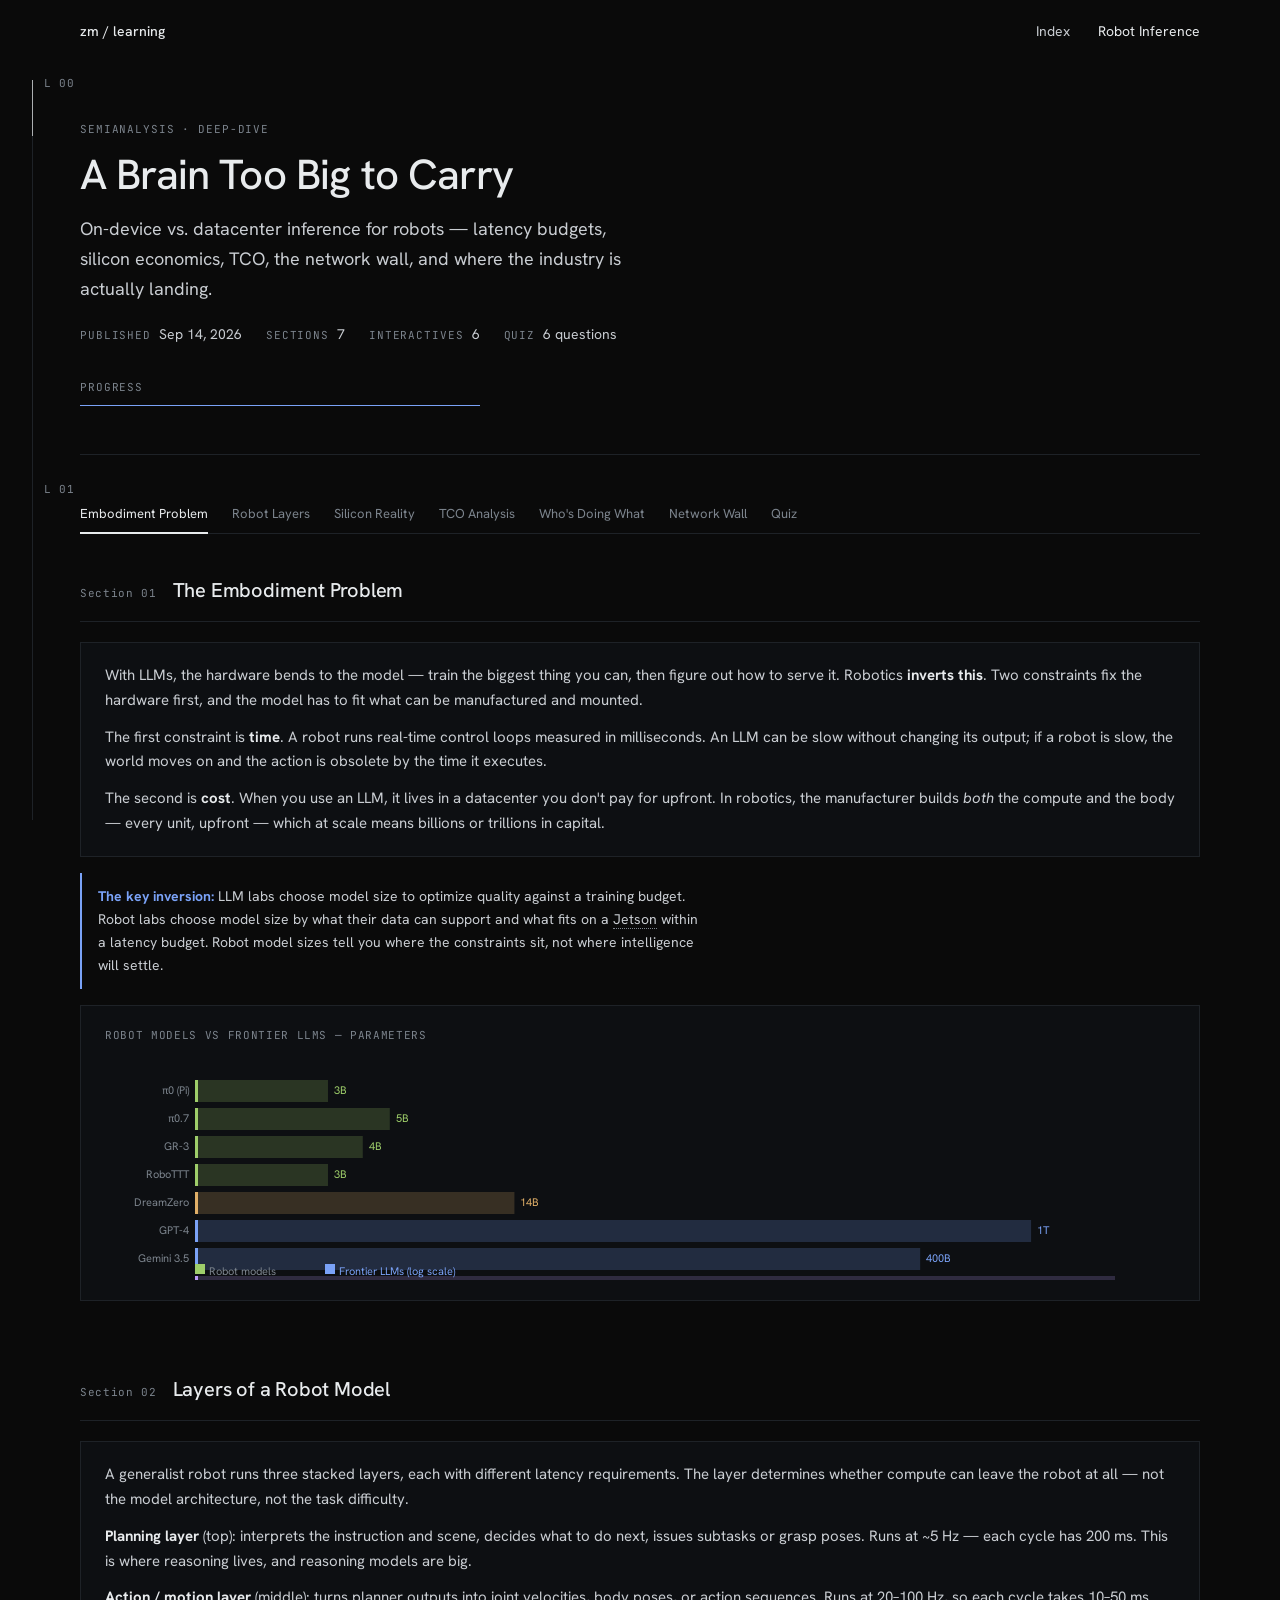
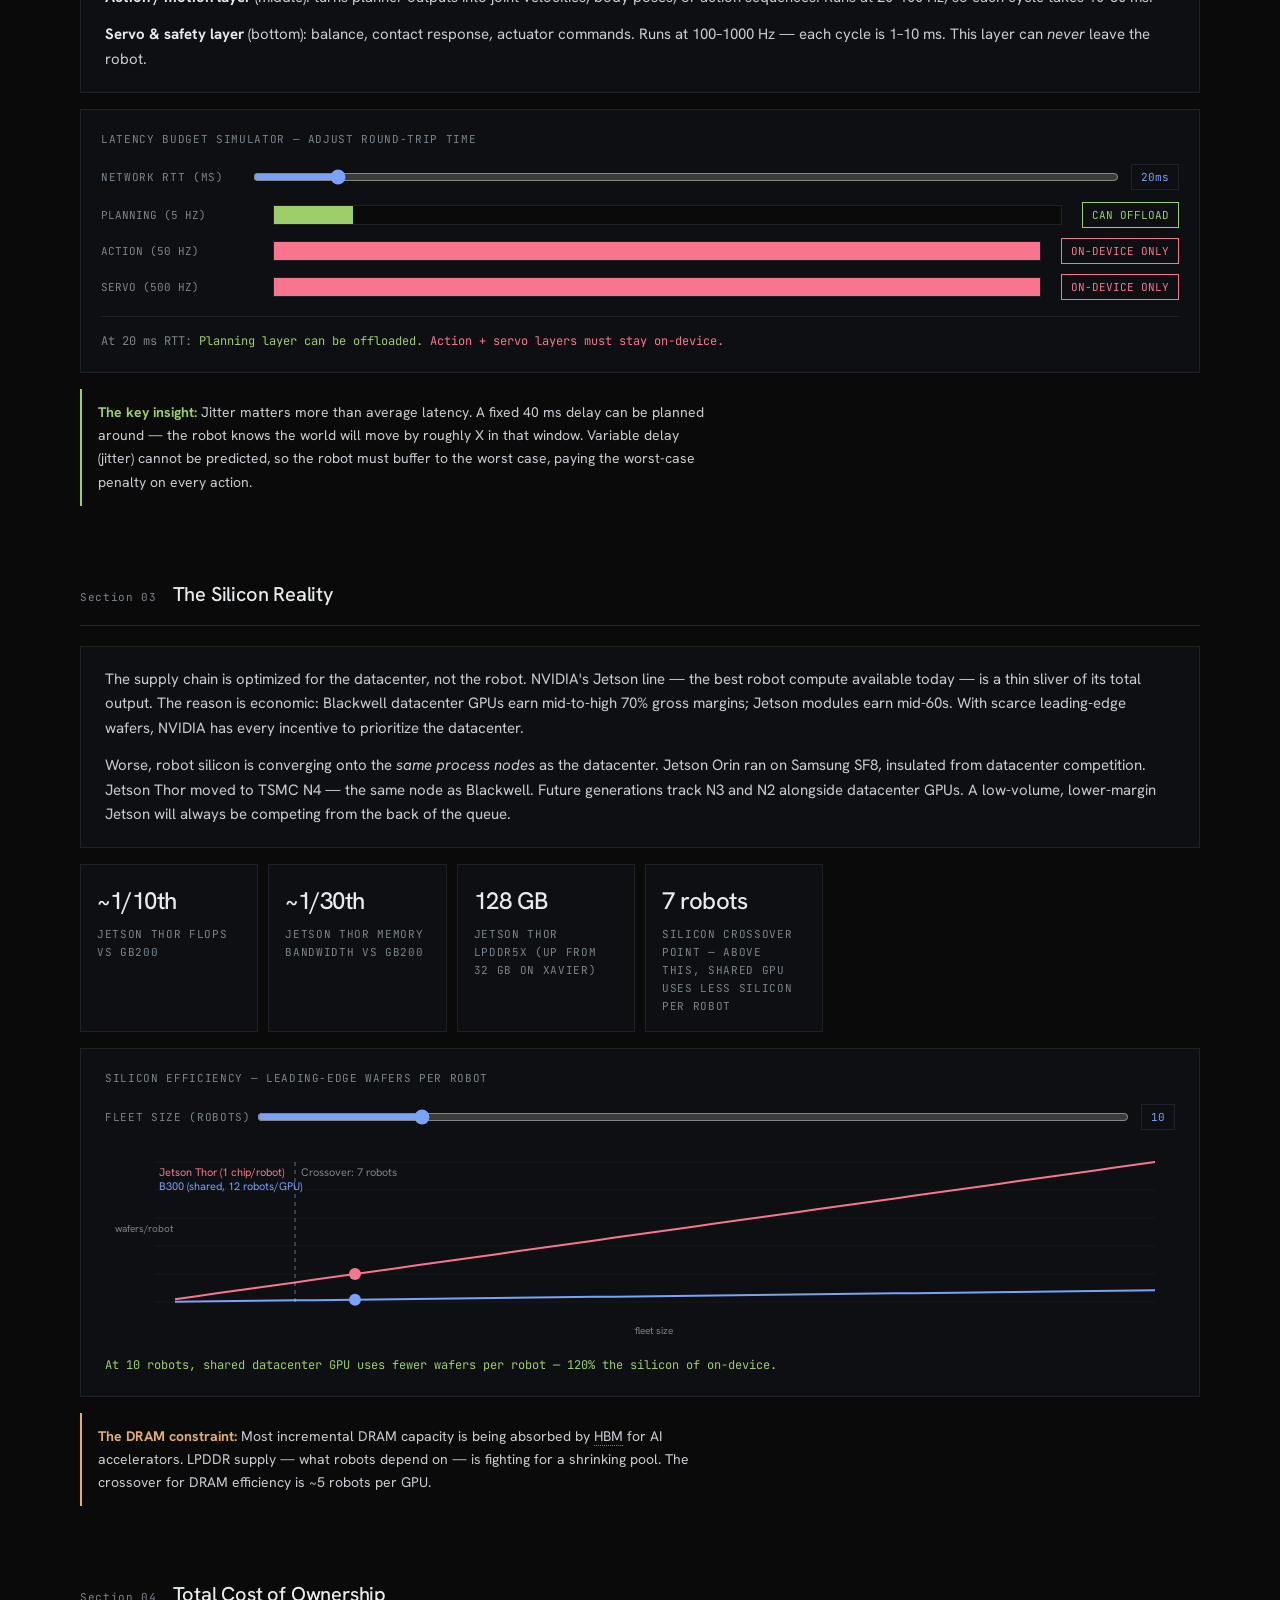
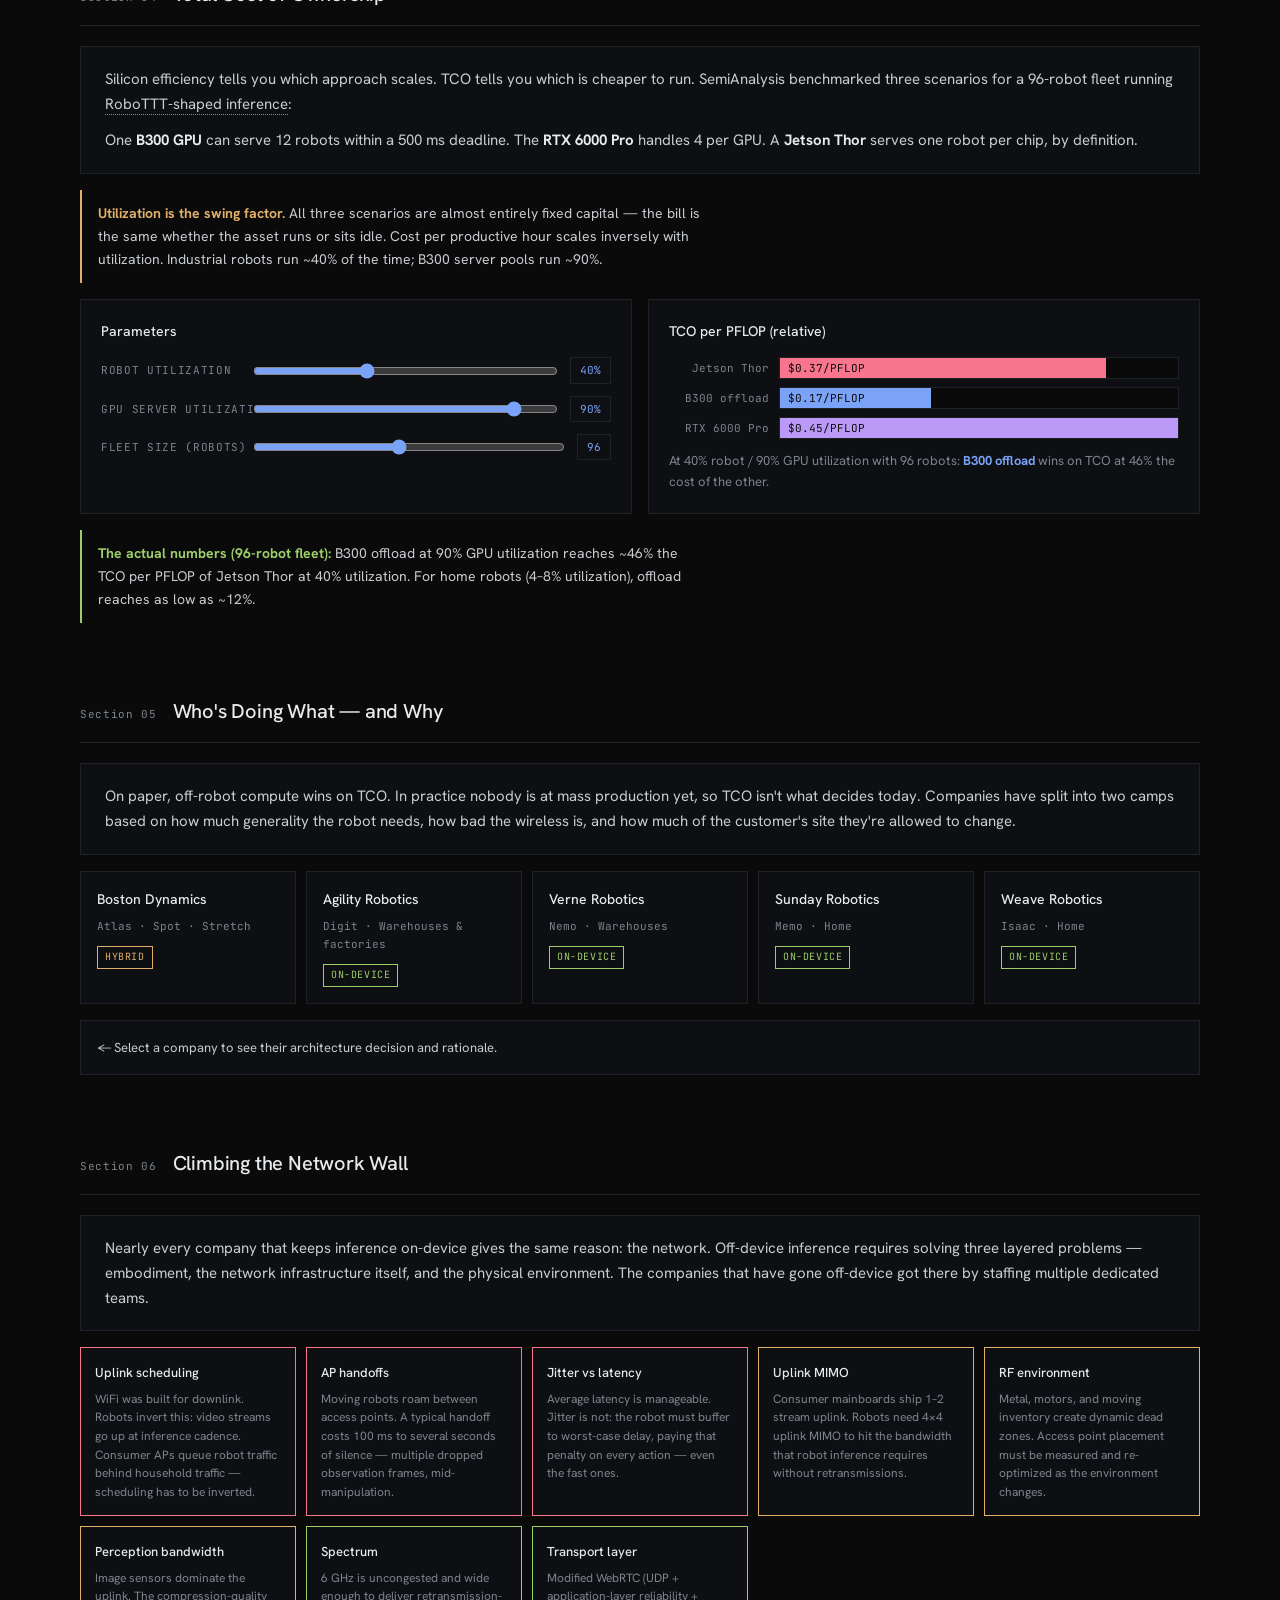
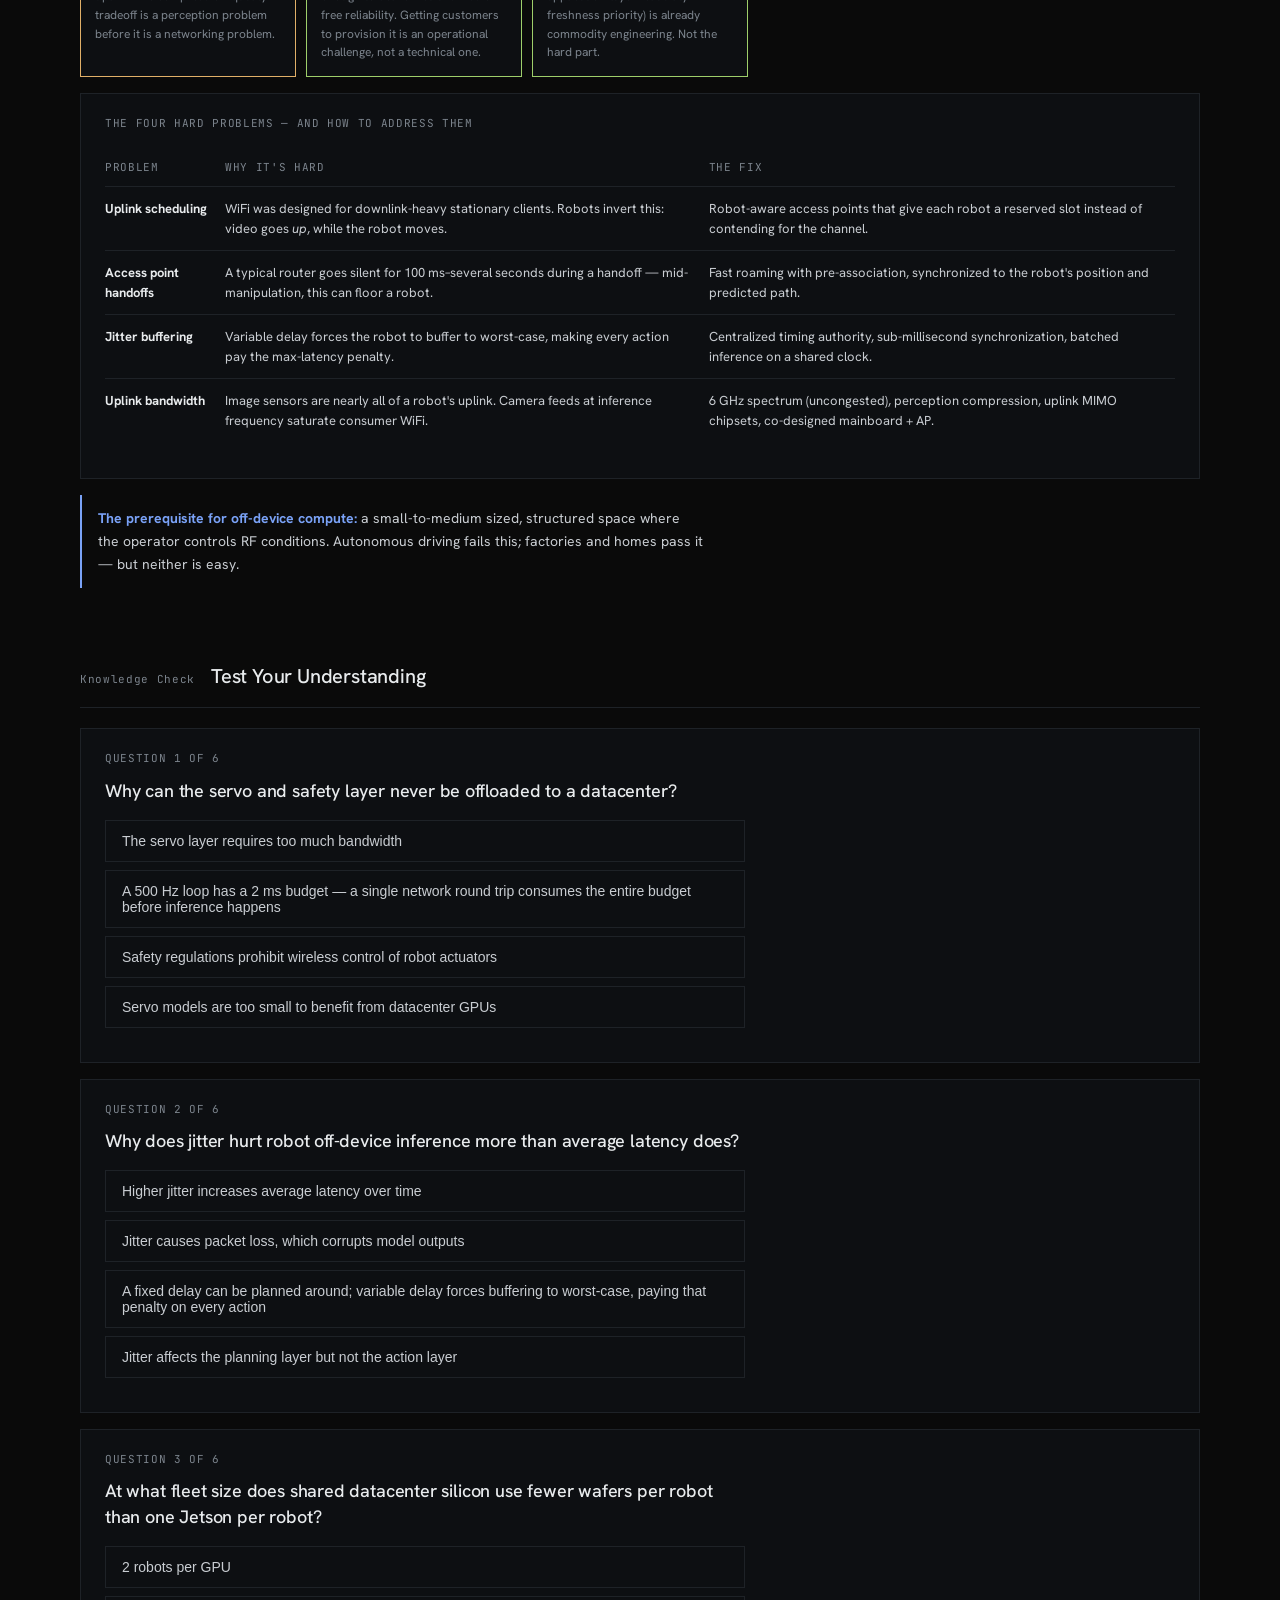
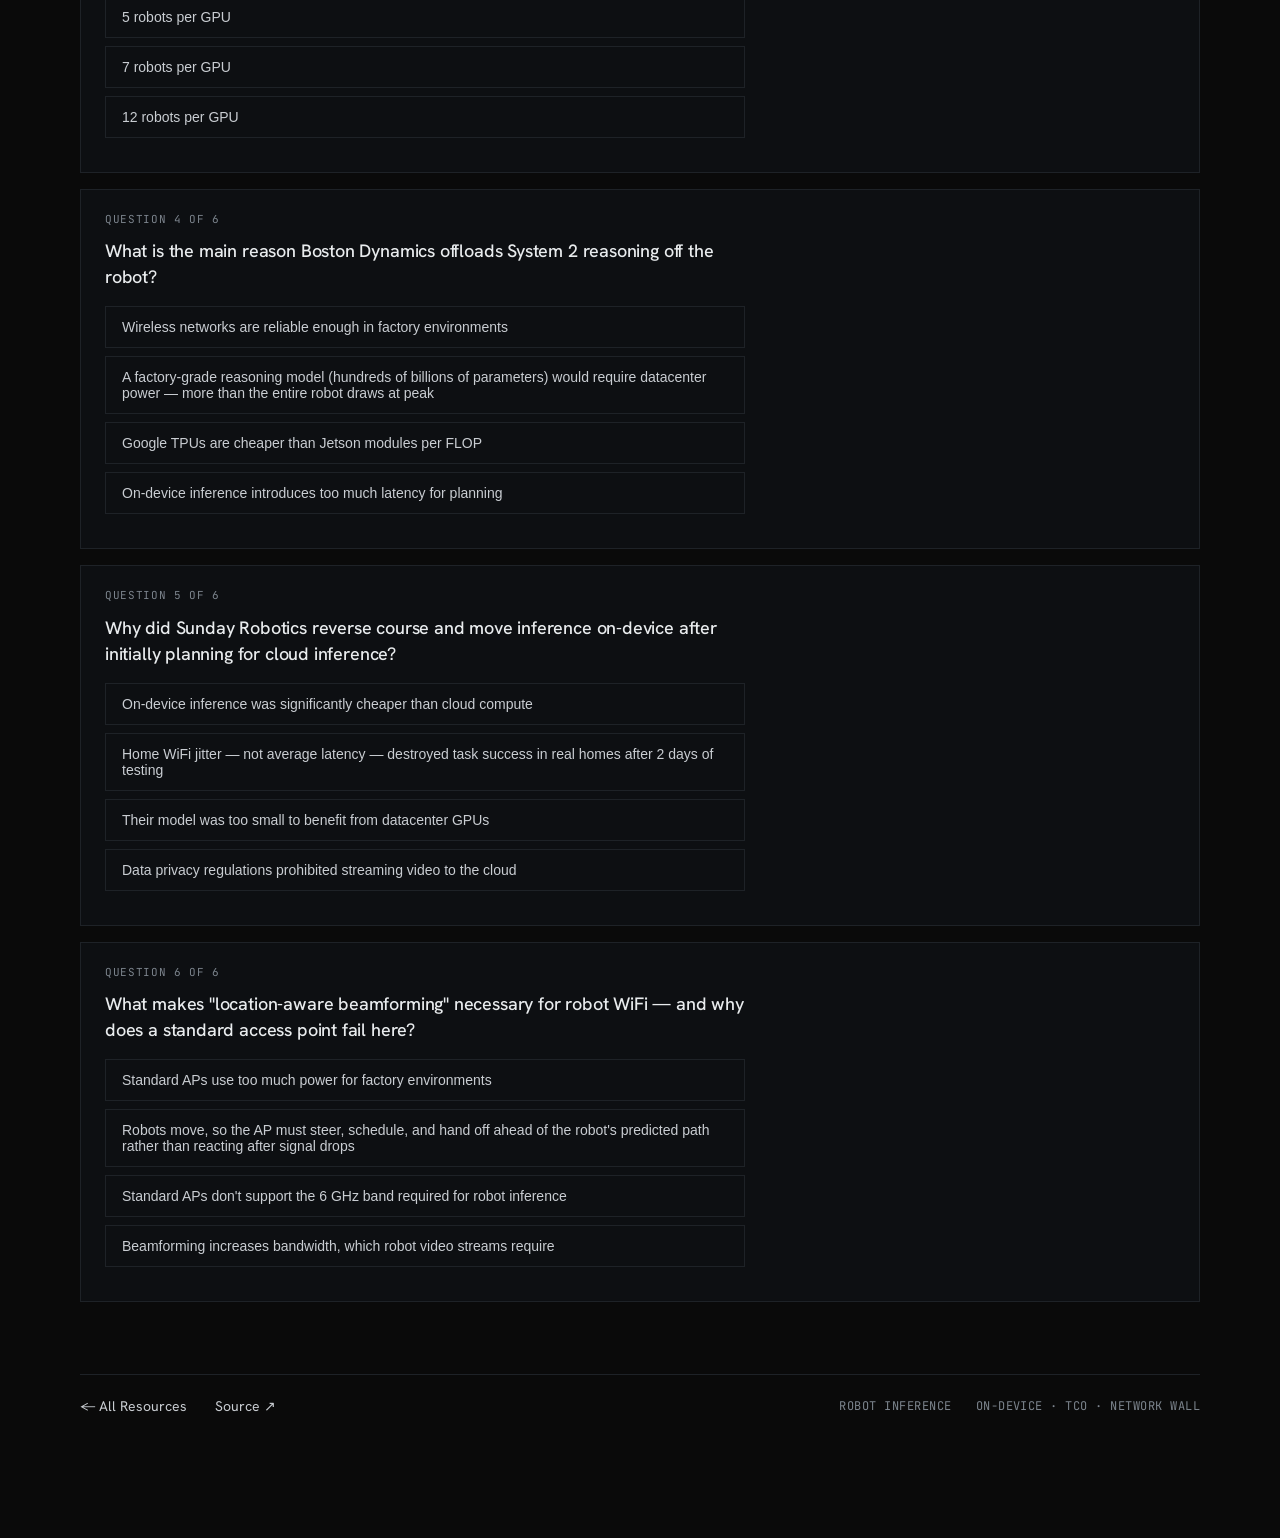
<file: semianalysis/a_brain_too_big_to_carry/index.html>
<!DOCTYPE html>
<html lang="en">
<head>
  <meta charset="UTF-8">
  <meta name="viewport" content="width=device-width, initial-scale=1.0">
  <title>A Brain Too Big to Carry — SemiAnalysis</title>
  <link rel="preconnect" href="https://fonts.googleapis.com">
  <link rel="preconnect" href="https://fonts.gstatic.com" crossorigin>
  <link href="https://fonts.googleapis.com/css2?family=Hanken+Grotesk:wght@400;500;600&family=JetBrains+Mono:wght@400;500&display=swap" rel="stylesheet">
  <style>
    *, *::before, *::after { box-sizing: border-box; margin: 0; padding: 0; }
    :root {
      --void:     #0A0A0A;
      --panel:    #0D0F12;
      --hairline: #1E2227;
      --muted:    #7C848D;
      --text:     #C9CDD2;
      --bright:   #E8EBED;
      --accent:   #7AA2F7;
      --good:     #9ECE6A;
      --warn:     #E0AF68;
      --danger:   #F7768E;
      --purple:   #BB9AF7;
      --mono: 'JetBrains Mono', ui-monospace, monospace;
      --sans: 'Hanken Grotesk', 'Helvetica Neue', Arial, sans-serif;
      --ease: cubic-bezier(.2,.7,.2,1);
    }
    html { scroll-behavior: smooth; }
    body { background: var(--void); color: var(--text); font-family: var(--sans); font-size: 15px; line-height: 1.65; min-height: 100vh; -webkit-font-smoothing: antialiased; }
    a { color: var(--bright); text-decoration: none; }
    a:hover { color: #fff; }

    /* Rail */
    .rail     { position: fixed; left: 32px; top: 80px; bottom: 80px; width: 1px; background: var(--hairline); pointer-events: none; z-index: 10; }
    .rail-cap { position: fixed; left: 32px; top: 80px; width: 1px; height: 56px; background: var(--bright); opacity: 0.7; pointer-events: none; z-index: 11; }
    .rail-label { position: fixed; left: 44px; font-family: var(--mono); font-size: 11px; letter-spacing: 0.06em; color: var(--muted); pointer-events: none; z-index: 11; }
    .rail-label.l0 { top: 74px; }
    .rail-label.l1 { top: 480px; }

    /* Nav */
    .site-nav { display: flex; justify-content: space-between; align-items: center; height: 64px; padding: 0 80px; }
    .site-nav .wordmark { font-size: 14px; font-weight: 500; color: var(--bright); }
    .site-nav .nav-links { display: flex; gap: 28px; font-size: 14px; }
    .site-nav .nav-links a { color: var(--text); }
    .site-nav .nav-links a.active { color: var(--bright); }

    /* Page shell */
    .page { padding: 0 80px 80px; }

    /* Hero */
    .hero { padding: 56px 0 48px; border-bottom: 1px solid var(--hairline); }
    .hero-eyebrow { font-family: var(--mono); font-size: 11px; letter-spacing: 0.08em; text-transform: uppercase; color: var(--muted); margin-bottom: 14px; }
    .hero h1 { font-size: clamp(26px, 3.5vw, 42px); font-weight: 500; color: var(--bright); line-height: 1.1; letter-spacing: -0.02em; max-width: 720px; margin-bottom: 16px; text-wrap: pretty; }
    .hero p { color: var(--text); font-size: 18px; line-height: 1.65; max-width: 560px; margin-bottom: 20px; text-wrap: pretty; }
    .hero-meta { display: flex; align-items: baseline; gap: 24px; margin-bottom: 28px; flex-wrap: wrap; }
    .hero-meta-item { display: flex; align-items: baseline; gap: 8px; }
    .hero-meta-label { font-family: var(--mono); font-size: 11px; letter-spacing: 0.08em; text-transform: uppercase; color: var(--muted); }
    .hero-meta-val { font-size: 14px; color: var(--text); }
    .progress-bar-wrap { background: var(--hairline); height: 1px; max-width: 400px; overflow: hidden; }
    .progress-bar-fill { background: var(--accent); height: 100%; width: 0%; transition: width 0.4s var(--ease); }

    /* Section nav pills */
    .sec-nav { display: flex; gap: 0; flex-wrap: wrap; border-bottom: 1px solid var(--hairline); margin: 40px 0; }
    .sec-btn { background: none; border: none; border-bottom: 2px solid transparent; color: var(--muted); padding: 10px 0; margin-right: 24px; margin-bottom: -1px; font-family: var(--sans); font-size: 13px; cursor: pointer; transition: color 0.15s, border-color 0.15s; white-space: nowrap; }
    .sec-btn:hover { color: var(--text); }
    .sec-btn.active { color: var(--bright); border-bottom-color: var(--bright); }

    /* Sections */
    .section { margin-bottom: 72px; scroll-margin-top: 20px; }
    .section-header { display: flex; align-items: baseline; gap: 16px; margin-bottom: 20px; border-bottom: 1px solid var(--hairline); padding-bottom: 14px; }
    .section-num { font-family: var(--mono); font-size: 11px; letter-spacing: 0.06em; color: var(--muted); flex-shrink: 0; }
    .section h2 { font-size: 20px; font-weight: 500; letter-spacing: -0.01em; color: var(--bright); }

    /* Cards */
    .card { background: var(--panel); border: 1px solid var(--hairline); padding: 20px 24px; margin-bottom: 16px; }
    .card p { color: var(--text); line-height: 1.65; margin-bottom: 12px; font-size: 15px; }
    .card p:last-child { margin-bottom: 0; }
    .card strong { color: var(--bright); }

    /* Callouts */
    .callout { border-left: 2px solid var(--accent); padding: 12px 16px; margin: 14px 0; font-size: 14px; color: var(--text); line-height: 1.65; max-width: 640px; }
    .callout strong { color: var(--accent); }
    .callout.warn { border-left-color: var(--warn); }
    .callout.warn strong { color: var(--warn); }
    .callout.tip  { border-left-color: var(--good); }
    .callout.tip strong  { color: var(--good); }

    /* Tooltips */
    [data-tip] { position: relative; border-bottom: 1px dotted var(--muted); cursor: help; }
    [data-tip]::after { content: attr(data-tip); position: absolute; bottom: calc(100% + 8px); left: 50%; transform: translateX(-50%); background: var(--panel); border: 1px solid var(--hairline); color: var(--text); font-size: 12px; line-height: 1.5; font-family: var(--sans); padding: 8px 12px; width: 240px; pointer-events: none; opacity: 0; transition: opacity 0.15s; z-index: 100; text-align: left; }
    [data-tip]:hover::after { opacity: 1; }

    /* Buttons */
    .btn { background: none; border: 1px solid var(--hairline); color: var(--text); font-family: var(--sans); font-size: 13px; padding: 7px 18px; cursor: pointer; transition: border-color 0.15s, color 0.15s; }
    .btn:hover { border-color: var(--bright); color: var(--bright); }
    .btn.outline { border-color: var(--hairline); color: var(--muted); }
    .btn.outline:hover { border-color: var(--accent); color: var(--accent); }
    .btn.primary { border-color: var(--accent); color: var(--accent); }
    .btn.primary:hover { background: var(--accent); color: var(--void); }

    /* Mono chip */
    .chip { font-family: var(--mono); font-size: 11px; background: var(--panel); border: 1px solid var(--hairline); padding: 3px 9px; color: var(--accent); display: inline-block; }

    /* Comparison table */
    .cmp-tbl { width: 100%; border-collapse: collapse; font-size: 13px; margin: 16px 0; max-width: 860px; }
    .cmp-tbl th { font-family: var(--mono); font-size: 11px; letter-spacing: 0.06em; text-transform: uppercase; color: var(--muted); text-align: left; padding: 10px 16px 10px 0; border-bottom: 1px solid var(--hairline); font-weight: 400; }
    .cmp-tbl td { padding: 12px 16px 12px 0; border-bottom: 1px solid var(--hairline); color: var(--text); vertical-align: top; line-height: 1.5; }
    .cmp-tbl tr:last-child td { border-bottom: none; }
    .cmp-tbl tr:hover td { color: var(--bright); }
    .good-cell { color: var(--good) !important; }
    .bad-cell  { color: var(--danger) !important; }
    .warn-cell { color: var(--warn) !important; }

    /* Stat cards */
    .stat-grid { display: grid; grid-template-columns: repeat(auto-fill, minmax(160px, 1fr)); gap: 10px; margin: 16px 0; }
    .stat-card { background: var(--panel); border: 1px solid var(--hairline); padding: 16px; }
    .stat-val { font-size: 24px; font-weight: 500; letter-spacing: -0.02em; color: var(--bright); margin-bottom: 4px; }
    .stat-label { font-family: var(--mono); font-size: 11px; text-transform: uppercase; letter-spacing: 0.06em; color: var(--muted); }

    /* Sliders */
    input[type=range] { accent-color: var(--accent); cursor: pointer; width: 100%; }
    .slider-row { display: flex; align-items: center; gap: 12px; margin-bottom: 12px; }
    .slider-row label { font-family: var(--mono); font-size: 11px; text-transform: uppercase; letter-spacing: 0.06em; color: var(--muted); white-space: nowrap; min-width: 140px; }

    /* Canvas */
    .canvas-wrap { background: var(--panel); border: 1px solid var(--hairline); overflow: hidden; margin-bottom: 16px; }
    canvas { display: block; width: 100%; }

    /* Flow diagram */
    .flow { display: flex; align-items: center; gap: 0; flex-wrap: wrap; margin: 16px 0; }
    .flow-node { background: var(--panel); border: 1px solid var(--hairline); padding: 10px 16px; font-size: 13px; text-align: center; }
    .flow-node.on  { border-color: var(--good);   color: var(--good); }
    .flow-node.off { border-color: var(--accent);  color: var(--accent); }
    .flow-node.net { border-color: var(--warn);    color: var(--warn); }
    .flow-arr { color: var(--muted); padding: 0 8px; font-size: 14px; }

    /* Company cards */
    .company-grid { display: grid; grid-template-columns: repeat(auto-fill, minmax(200px, 1fr)); gap: 10px; margin: 16px 0; }
    .company-card { background: var(--panel); border: 1px solid var(--hairline); padding: 16px; cursor: pointer; transition: border-color 0.15s; }
    .company-card:hover { border-color: var(--accent); }
    .company-card.selected { border-color: var(--accent); }
    .company-name { font-size: 14px; font-weight: 500; color: var(--bright); margin-bottom: 6px; }
    .company-tag  { font-family: var(--mono); font-size: 11px; color: var(--muted); margin-bottom: 8px; }
    .company-badge { font-family: var(--mono); font-size: 10px; letter-spacing: 0.06em; padding: 2px 7px; display: inline-block; text-transform: uppercase; }
    .badge-ondevice  { border: 1px solid var(--good);   color: var(--good); }
    .badge-offdevice { border: 1px solid var(--accent);  color: var(--accent); }
    .badge-hybrid    { border: 1px solid var(--warn);    color: var(--warn); }
    .company-detail { background: var(--panel); border: 1px solid var(--hairline); padding: 16px; font-size: 13px; color: var(--text); line-height: 1.65; margin-top: 12px; }
    .company-detail strong { color: var(--bright); }

    /* TCO calculator */
    .tco-grid { display: grid; grid-template-columns: 1fr 1fr; gap: 16px; margin: 16px 0; }
    .tco-panel { background: var(--panel); border: 1px solid var(--hairline); padding: 20px; }
    .tco-panel h4 { font-size: 14px; font-weight: 500; color: var(--bright); margin-bottom: 14px; }
    .tco-bar-row { display: flex; align-items: center; gap: 10px; margin-bottom: 8px; }
    .tco-bar-label { font-family: var(--mono); font-size: 11px; color: var(--muted); min-width: 100px; text-align: right; }
    .tco-bar-bg { flex: 1; background: var(--void); border: 1px solid var(--hairline); height: 22px; overflow: hidden; }
    .tco-bar-fill { height: 100%; display: flex; align-items: center; padding-left: 8px; font-family: var(--mono); font-size: 11px; color: var(--void); transition: width 0.6s var(--ease); min-width: 30px; }
    .tco-result { font-family: var(--mono); font-size: 22px; color: var(--bright); margin: 12px 0 4px; letter-spacing: -0.02em; }
    .tco-sub { font-family: var(--mono); font-size: 11px; color: var(--muted); text-transform: uppercase; letter-spacing: 0.06em; }

    /* Network wall */
    .netwall-grid { display: grid; grid-template-columns: repeat(auto-fit, minmax(180px, 1fr)); gap: 10px; margin: 16px 0; }
    .netwall-card { background: var(--panel); border: 1px solid var(--hairline); padding: 14px; }
    .netwall-title { font-size: 13px; font-weight: 500; color: var(--bright); margin-bottom: 6px; }
    .netwall-body  { font-size: 12px; color: var(--muted); line-height: 1.55; }
    .netwall-card.solved { border-color: var(--good); }
    .netwall-card.hard   { border-color: var(--danger); }
    .netwall-card.medium { border-color: var(--warn); }

    /* Latency simulator */
    .latency-sim { background: var(--panel); border: 1px solid var(--hairline); padding: 20px; margin-bottom: 16px; }
    .latency-bar-wrap { display: flex; align-items: center; gap: 12px; margin-bottom: 10px; }
    .latency-layer-label { font-family: var(--mono); font-size: 11px; color: var(--muted); min-width: 160px; text-transform: uppercase; }
    .latency-bar-bg { flex: 1; background: var(--void); border: 1px solid var(--hairline); height: 20px; overflow: hidden; }
    .latency-bar-fill { height: 100%; display: flex; align-items: center; padding-left: 8px; font-family: var(--mono); font-size: 10px; color: var(--void); transition: width 0.4s var(--ease); }
    .latency-total { font-family: var(--mono); font-size: 14px; margin-top: 12px; padding-top: 12px; border-top: 1px solid var(--hairline); }

    /* Quiz */
    .quiz-q { font-size: 18px; font-weight: 500; color: var(--bright); margin-bottom: 16px; max-width: 640px; line-height: 1.45; letter-spacing: -0.01em; }
    .quiz-options { display: grid; gap: 8px; margin-bottom: 14px; max-width: 640px; }
    .quiz-opt { background: var(--panel); border: 1px solid var(--hairline); padding: 12px 16px; cursor: pointer; font-size: 14px; color: var(--text); transition: border-color 0.15s, color 0.15s; text-align: left; }
    .quiz-opt:hover { border-color: var(--accent); color: var(--bright); }
    .quiz-opt.correct { border-color: var(--good); color: var(--good); cursor: default; }
    .quiz-opt.wrong   { border-color: var(--danger); color: var(--danger); cursor: default; }
    .quiz-opt.disabled { cursor: default; pointer-events: none; }
    .quiz-feedback { font-size: 13px; line-height: 1.65; display: none; border-left: 2px solid var(--hairline); padding: 10px 14px; color: var(--muted); max-width: 640px; }
    .quiz-feedback.show { display: block; }
    .quiz-feedback.ok  { border-left-color: var(--good); }
    .quiz-feedback.bad { border-left-color: var(--danger); }

    /* Footer */
    .site-footer { margin: 64px 0 0; padding: 20px 0 40px; border-top: 1px solid var(--hairline); display: flex; justify-content: space-between; align-items: center; }
    .site-footer .links { display: flex; gap: 28px; font-size: 14px; }
    .site-footer .links a { display: flex; align-items: center; gap: 6px; color: var(--text); }
    .site-footer .meta { display: flex; gap: 24px; font-family: var(--mono); font-size: 12px; letter-spacing: 0.04em; color: var(--muted); }

    /* Animations */
    @keyframes rise { from { opacity: 0; transform: translateY(10px); } to { opacity: 1; transform: none; } }
    .rise { animation: rise 700ms var(--ease) both; }
    @media (prefers-reduced-motion: reduce) { .rise { animation: none; } }

    /* Scrollbar */
    ::-webkit-scrollbar { width: 6px; height: 6px; }
    ::-webkit-scrollbar-track { background: var(--void); }
    ::-webkit-scrollbar-thumb { background: var(--hairline); }

    @media (max-width: 720px) {
      .rail, .rail-cap, .rail-label { left: 11px; }
      .site-nav, .page { padding-left: 24px; padding-right: 24px; }
      .tco-grid { grid-template-columns: 1fr; }
      .site-footer { flex-direction: column; gap: 16px; }
    }
  </style>
</head>
<body>

  <div class="rail"></div>
  <div class="rail-cap"></div>
  <span class="rail-label l0">L 00</span>
  <span class="rail-label l1">L 01</span>

  <nav class="site-nav">
    <a href="../../index.html" class="wordmark">zm / learning</a>
    <div class="nav-links">
      <a href="../../index.html">Index</a>
      <a href="#" class="active">Robot Inference</a>
    </div>
  </nav>

  <div class="page">
    <div class="hero rise">
      <div class="hero-eyebrow">SemiAnalysis · Deep-Dive</div>
      <h1>A Brain Too Big to Carry</h1>
      <p>On-device vs. datacenter inference for robots — latency budgets, silicon economics, TCO, the network wall, and where the industry is actually landing.</p>
      <div class="hero-meta">
        <div class="hero-meta-item"><span class="hero-meta-label">Published</span><span class="hero-meta-val">Sep 14, 2026</span></div>
        <div class="hero-meta-item"><span class="hero-meta-label">Sections</span><span class="hero-meta-val">7</span></div>
        <div class="hero-meta-item"><span class="hero-meta-label">Interactives</span><span class="hero-meta-val">6</span></div>
        <div class="hero-meta-item"><span class="hero-meta-label">Quiz</span><span class="hero-meta-val">6 questions</span></div>
      </div>
      <div style="margin-bottom:6px;"><span class="hero-meta-label">Progress</span></div>
      <div class="progress-bar-wrap"><div class="progress-bar-fill" id="progress-fill"></div></div>
    </div>

    <div class="sec-nav" id="sec-nav">
      <button class="sec-btn active" data-sec="embodiment">Embodiment Problem</button>
      <button class="sec-btn" data-sec="layers">Robot Layers</button>
      <button class="sec-btn" data-sec="silicon">Silicon Reality</button>
      <button class="sec-btn" data-sec="tco">TCO Analysis</button>
      <button class="sec-btn" data-sec="deployments">Who's Doing What</button>
      <button class="sec-btn" data-sec="netwall">Network Wall</button>
      <button class="sec-btn" data-sec="quiz">Quiz</button>
    </div>

    <!-- ═══════════════════════════════════════════════════════
         SECTION 1 — The Embodiment Problem
    ══════════════════════════════════════════════════════════ -->
    <div class="section" id="embodiment">
      <div class="section-header">
        <span class="section-num">Section 01</span>
        <h2>The Embodiment Problem</h2>
      </div>
      <div class="card">
        <p>With LLMs, the hardware bends to the model — train the biggest thing you can, then figure out how to serve it. Robotics <strong>inverts this</strong>. Two constraints fix the hardware first, and the model has to fit what can be manufactured and mounted.</p>
        <p>The first constraint is <strong>time</strong>. A robot runs real-time control loops measured in milliseconds. An LLM can be slow without changing its output; if a robot is slow, the world moves on and the action is obsolete by the time it executes.</p>
        <p>The second is <strong>cost</strong>. When you use an LLM, it lives in a datacenter you don't pay for upfront. In robotics, the manufacturer builds <em>both</em> the compute and the body — every unit, upfront — which at scale means billions or trillions in capital.</p>
      </div>
      <div class="callout">
        <strong>The key inversion:</strong> LLM labs choose model size to optimize quality against a training budget. Robot labs choose model size by what their data can support and what fits on a <span data-tip="NVIDIA's edge AI module for robots. Current generation is Jetson Thor, running on TSMC N4.">Jetson</span> within a latency budget. Robot model sizes tell you where the constraints sit, not where intelligence will settle.
      </div>

      <!-- Interactive: model size comparison -->
      <div class="card" style="margin-top:16px;">
        <div style="font-family:var(--mono);font-size:11px;text-transform:uppercase;letter-spacing:0.06em;color:var(--muted);margin-bottom:16px;">Robot models vs frontier LLMs — parameters</div>
        <canvas id="modelSizeCanvas" height="220"></canvas>
      </div>
    </div>

    <!-- ═══════════════════════════════════════════════════════
         SECTION 2 — Layers of a Robot Model
    ══════════════════════════════════════════════════════════ -->
    <div class="section" id="layers">
      <div class="section-header">
        <span class="section-num">Section 02</span>
        <h2>Layers of a Robot Model</h2>
      </div>
      <div class="card">
        <p>A generalist robot runs three stacked layers, each with different latency requirements. The layer determines whether compute can leave the robot at all — not the model architecture, not the task difficulty.</p>
        <p><strong>Planning layer</strong> (top): interprets the instruction and scene, decides what to do next, issues subtasks or grasp poses. Runs at ~5 Hz — each cycle has 200 ms. This is where reasoning lives, and reasoning models are big.</p>
        <p><strong>Action / motion layer</strong> (middle): turns planner outputs into joint velocities, body poses, or action sequences. Runs at 20–100 Hz, so each cycle takes 10–50 ms.</p>
        <p><strong>Servo &amp; safety layer</strong> (bottom): balance, contact response, actuator commands. Runs at 100–1000 Hz — each cycle is 1–10 ms. This layer can <em>never</em> leave the robot.</p>
      </div>

      <!-- Interactive: latency budget simulator -->
      <div class="latency-sim">
        <div style="font-family:var(--mono);font-size:11px;text-transform:uppercase;letter-spacing:0.06em;color:var(--muted);margin-bottom:16px;">Latency budget simulator — adjust round-trip time</div>
        <div class="slider-row">
          <label>Network RTT (ms)</label>
          <input type="range" id="rttSlider" min="2" max="200" value="20" step="1">
          <div class="chip" id="rttVal">20ms</div>
        </div>
        <div style="margin-bottom:16px;">
          <div class="latency-bar-wrap">
            <div class="latency-layer-label">Planning (5 Hz)</div>
            <div class="latency-bar-bg"><div class="latency-bar-fill" id="planningBar" style="background:var(--good);"></div></div>
            <div class="chip" id="planningResult" style="margin-left:8px;">OK</div>
          </div>
          <div class="latency-bar-wrap">
            <div class="latency-layer-label">Action (50 Hz)</div>
            <div class="latency-bar-bg"><div class="latency-bar-fill" id="actionBar" style="background:var(--warn);"></div></div>
            <div class="chip" id="actionResult" style="margin-left:8px;">TIGHT</div>
          </div>
          <div class="latency-bar-wrap">
            <div class="latency-layer-label">Servo (500 Hz)</div>
            <div class="latency-bar-bg"><div class="latency-bar-fill" id="servoBar" style="background:var(--danger);"></div></div>
            <div class="chip" id="servoResult" style="margin-left:8px;">IMPOSSIBLE</div>
          </div>
        </div>
        <div class="latency-total" id="latencyVerdict"></div>
      </div>
      <div class="callout tip">
        <strong>The key insight:</strong> Jitter matters more than average latency. A fixed 40 ms delay can be planned around — the robot knows the world will move by roughly X in that window. Variable delay (jitter) cannot be predicted, so the robot must buffer to the worst case, paying the worst-case penalty on every action.
      </div>
    </div>

    <!-- ═══════════════════════════════════════════════════════
         SECTION 3 — The Silicon Reality
    ══════════════════════════════════════════════════════════ -->
    <div class="section" id="silicon">
      <div class="section-header">
        <span class="section-num">Section 03</span>
        <h2>The Silicon Reality</h2>
      </div>
      <div class="card">
        <p>The supply chain is optimized for the datacenter, not the robot. NVIDIA's Jetson line — the best robot compute available today — is a thin sliver of its total output. The reason is economic: Blackwell datacenter GPUs earn mid-to-high 70% gross margins; Jetson modules earn mid-60s. With scarce leading-edge wafers, NVIDIA has every incentive to prioritize the datacenter.</p>
        <p>Worse, robot silicon is converging onto the <em>same process nodes</em> as the datacenter. Jetson Orin ran on Samsung SF8, insulated from datacenter competition. Jetson Thor moved to TSMC N4 — the same node as Blackwell. Future generations track N3 and N2 alongside datacenter GPUs. A low-volume, lower-margin Jetson will always be competing from the back of the queue.</p>
      </div>

      <div class="stat-grid">
        <div class="stat-card">
          <div class="stat-val">~1/10th</div>
          <div class="stat-label">Jetson Thor FLOPs vs GB200</div>
        </div>
        <div class="stat-card">
          <div class="stat-val">~1/30th</div>
          <div class="stat-label">Jetson Thor memory bandwidth vs GB200</div>
        </div>
        <div class="stat-card">
          <div class="stat-val">128 GB</div>
          <div class="stat-label">Jetson Thor LPDDR5X (up from 32 GB on Xavier)</div>
        </div>
        <div class="stat-card">
          <div class="stat-val">7 robots</div>
          <div class="stat-label">Silicon crossover point — above this, shared GPU uses less silicon per robot</div>
        </div>
      </div>

      <!-- Interactive: silicon efficiency crossover -->
      <div class="card">
        <div style="font-family:var(--mono);font-size:11px;text-transform:uppercase;letter-spacing:0.06em;color:var(--muted);margin-bottom:16px;">Silicon efficiency — leading-edge wafers per robot</div>
        <div class="slider-row">
          <label>Fleet size (robots)</label>
          <input type="range" id="fleetSlider" min="1" max="50" value="10" step="1">
          <div class="chip" id="fleetVal">10</div>
        </div>
        <canvas id="siliconCanvas" height="200"></canvas>
        <div id="siliconVerdict" style="margin-top:12px;font-size:13px;color:var(--text);"></div>
      </div>
      <div class="callout warn">
        <strong>The DRAM constraint:</strong> Most incremental DRAM capacity is being absorbed by <span data-tip="High Bandwidth Memory — stacked DRAM bonded directly to the GPU die. Used in datacenter accelerators. Non-HBM supply (LPDDR, commodity DRAM) is what robots compete for.">HBM</span> for AI accelerators. LPDDR supply — what robots depend on — is fighting for a shrinking pool. The crossover for DRAM efficiency is ~5 robots per GPU.
      </div>
    </div>

    <!-- ═══════════════════════════════════════════════════════
         SECTION 4 — TCO Analysis
    ══════════════════════════════════════════════════════════ -->
    <div class="section" id="tco">
      <div class="section-header">
        <span class="section-num">Section 04</span>
        <h2>Total Cost of Ownership</h2>
      </div>
      <div class="card">
        <p>Silicon efficiency tells you which approach scales. TCO tells you which is cheaper to run. SemiAnalysis benchmarked three scenarios for a 96-robot fleet running <span data-tip="NVIDIA's Robot Test-Time Training model — a 3B parameter policy that continuously updates its weights during deployment using test-time training instead of a separate planning model.">RoboTTT-shaped inference</span>:</p>
        <p>One <strong>B300 GPU</strong> can serve 12 robots within a 500 ms deadline. The <strong>RTX 6000 Pro</strong> handles 4 per GPU. A <strong>Jetson Thor</strong> serves one robot per chip, by definition.</p>
      </div>
      <div class="callout warn">
        <strong>Utilization is the swing factor.</strong> All three scenarios are almost entirely fixed capital — the bill is the same whether the asset runs or sits idle. Cost per productive hour scales inversely with utilization. Industrial robots run ~40% of the time; B300 server pools run ~90%.
      </div>

      <!-- Interactive: TCO calculator -->
      <div class="tco-grid">
        <div class="tco-panel">
          <h4>Parameters</h4>
          <div class="slider-row">
            <label>Robot utilization</label>
            <input type="range" id="robotUtil" min="5" max="100" value="40" step="5">
            <div class="chip" id="robotUtilVal">40%</div>
          </div>
          <div class="slider-row">
            <label>GPU server utilization</label>
            <input type="range" id="gpuUtil" min="20" max="100" value="90" step="5">
            <div class="chip" id="gpuUtilVal">90%</div>
          </div>
          <div class="slider-row">
            <label>Fleet size (robots)</label>
            <input type="range" id="tcoFleet" min="12" max="192" value="96" step="12">
            <div class="chip" id="tcoFleetVal">96</div>
          </div>
        </div>
        <div class="tco-panel">
          <h4>TCO per PFLOP (relative)</h4>
          <div id="tcoBars"></div>
          <div id="tcoVerdict" style="margin-top:12px;font-size:13px;color:var(--muted);line-height:1.6;"></div>
        </div>
      </div>
      <div class="callout tip">
        <strong>The actual numbers (96-robot fleet):</strong> B300 offload at 90% GPU utilization reaches ~46% the TCO per PFLOP of Jetson Thor at 40% utilization. For home robots (4–8% utilization), offload reaches as low as ~12%.
      </div>
    </div>

    <!-- ═══════════════════════════════════════════════════════
         SECTION 5 — Who's Doing What
    ══════════════════════════════════════════════════════════ -->
    <div class="section" id="deployments">
      <div class="section-header">
        <span class="section-num">Section 05</span>
        <h2>Who's Doing What — and Why</h2>
      </div>
      <div class="card">
        <p>On paper, off-robot compute wins on TCO. In practice nobody is at mass production yet, so TCO isn't what decides today. Companies have split into two camps based on how much generality the robot needs, how bad the wireless is, and how much of the customer's site they're allowed to change.</p>
      </div>

      <!-- Interactive: company explorer -->
      <div class="company-grid" id="companyGrid"></div>
      <div class="company-detail" id="companyDetail">← Select a company to see their architecture decision and rationale.</div>
    </div>

    <!-- ═══════════════════════════════════════════════════════
         SECTION 6 — The Network Wall
    ══════════════════════════════════════════════════════════ -->
    <div class="section" id="netwall">
      <div class="section-header">
        <span class="section-num">Section 06</span>
        <h2>Climbing the Network Wall</h2>
      </div>
      <div class="card">
        <p>Nearly every company that keeps inference on-device gives the same reason: the network. Off-device inference requires solving three layered problems — embodiment, the network infrastructure itself, and the physical environment. The companies that have gone off-device got there by staffing multiple dedicated teams.</p>
      </div>

      <div class="netwall-grid" id="netwallGrid"></div>

      <div class="card" style="margin-top:16px;">
        <div style="font-family:var(--mono);font-size:11px;text-transform:uppercase;letter-spacing:0.06em;color:var(--muted);margin-bottom:14px;">The four hard problems — and how to address them</div>
        <table class="cmp-tbl" style="max-width:100%;">
          <thead><tr><th>Problem</th><th>Why it's hard</th><th>The fix</th></tr></thead>
          <tbody>
            <tr>
              <td><strong>Uplink scheduling</strong></td>
              <td>WiFi was designed for downlink-heavy stationary clients. Robots invert this: video goes <em>up</em>, while the robot moves.</td>
              <td>Robot-aware access points that give each robot a reserved slot instead of contending for the channel.</td>
            </tr>
            <tr>
              <td><strong>Access point handoffs</strong></td>
              <td>A typical router goes silent for 100 ms–several seconds during a handoff — mid-manipulation, this can floor a robot.</td>
              <td>Fast roaming with pre-association, synchronized to the robot's position and predicted path.</td>
            </tr>
            <tr>
              <td><strong>Jitter buffering</strong></td>
              <td>Variable delay forces the robot to buffer to worst-case, making every action pay the max-latency penalty.</td>
              <td>Centralized timing authority, sub-millisecond synchronization, batched inference on a shared clock.</td>
            </tr>
            <tr>
              <td><strong>Uplink bandwidth</strong></td>
              <td>Image sensors are nearly all of a robot's uplink. Camera feeds at inference frequency saturate consumer WiFi.</td>
              <td>6 GHz spectrum (uncongested), perception compression, uplink MIMO chipsets, co-designed mainboard + AP.</td>
            </tr>
          </tbody>
        </table>
      </div>
      <div class="callout">
        <strong>The prerequisite for off-device compute:</strong> a small-to-medium sized, structured space where the operator controls RF conditions. Autonomous driving fails this; factories and homes pass it — but neither is easy.
      </div>
    </div>

    <!-- ═══════════════════════════════════════════════════════
         SECTION 7 — Quiz
    ══════════════════════════════════════════════════════════ -->
    <div class="section" id="quiz">
      <div class="section-header">
        <span class="section-num">Knowledge Check</span>
        <h2>Test Your Understanding</h2>
      </div>
      <div id="quizMount"></div>
    </div>

    <footer class="site-footer">
      <div class="links">
        <a href="../../index.html">← All Resources</a>
        <a href="https://newsletter.semianalysis.com/p/a-brain-too-big-to-carry-on-device" target="_blank" rel="noopener">Source ↗</a>
      </div>
      <div class="meta">
        <span>ROBOT INFERENCE</span>
        <span>ON-DEVICE · TCO · NETWORK WALL</span>
      </div>
    </footer>
  </div>

<script>
// ── Utils ─────────────────────────────────────────────────────────────────
const qs = (s, r = document) => r.querySelector(s);
const qsa = (s, r = document) => [...r.querySelectorAll(s)];

// ── Progress ─────────────────────────────────────────────────────────────
const SECTION_IDS = ['embodiment','layers','silicon','tco','deployments','netwall','quiz'];
const visited = new Set();
function markVisited(id) {
  visited.add(id);
  const pct = Math.round((visited.size / SECTION_IDS.length) * 100);
  qs('#progress-fill').style.width = pct + '%';
}
const sectionObserver = new IntersectionObserver(entries => {
  entries.forEach(e => {
    if (e.isIntersecting && e.target.id) {
      markVisited(e.target.id);
      qsa('.sec-btn').forEach(b => b.classList.remove('active'));
      const btn = qs(`[data-sec="${e.target.id}"]`);
      if (btn) btn.classList.add('active');
    }
  });
}, { threshold: 0.15 });
SECTION_IDS.forEach(id => { const el = qs('#' + id); if (el) sectionObserver.observe(el); });

// Section nav scroll
qsa('.sec-btn').forEach(btn => {
  btn.addEventListener('click', () => {
    const target = qs('#' + btn.dataset.sec);
    if (target) target.scrollIntoView({ behavior: 'smooth', block: 'start' });
  });
});

// ── SECTION 1: Model size chart ────────────────────────────────────────
(function() {
  const canvas = qs('#modelSizeCanvas');
  function draw() {
    const dpr = window.devicePixelRatio || 1;
    const W = canvas.offsetWidth; const H = 220;
    canvas.width = W * dpr; canvas.height = H * dpr;
    const ctx = canvas.getContext('2d');
    ctx.scale(dpr, dpr);
    ctx.clearRect(0, 0, W, H);

    const models = [
      { name: 'π0 (Pi)', params: 3,    type: 'robot',  color: '#9ECE6A' },
      { name: 'π0.7',    params: 5,    type: 'robot',  color: '#9ECE6A' },
      { name: 'GR-3',    params: 4,    type: 'robot',  color: '#9ECE6A' },
      { name: 'RoboTTT', params: 3,    type: 'robot',  color: '#9ECE6A' },
      { name: 'DreamZero',params: 14,  type: 'robot',  color: '#E0AF68' },
      { name: 'GPT-4',   params: 1000, type: 'llm',    color: '#7AA2F7' },
      { name: 'Gemini 3.5', params: 400, type: 'llm',  color: '#7AA2F7' },
      { name: 'Llama 4', params: 2000, type: 'llm',    color: '#BB9AF7' },
    ];
    const maxLog = Math.log10(2000);
    const barH = 22; const gap = 6;
    const labelW = 90; const rightPad = 60;
    models.forEach((m, i) => {
      const y = 20 + i * (barH + gap);
      const logParams = Math.log10(Math.max(m.params, 1));
      const barW = ((logParams / maxLog)) * (W - labelW - rightPad);
      // label
      ctx.fillStyle = '#7C848D'; ctx.font = '11px Hanken Grotesk, sans-serif';
      ctx.textAlign = 'right'; ctx.textBaseline = 'middle';
      ctx.fillText(m.name, labelW - 6, y + barH / 2);
      // bar
      ctx.fillStyle = m.color + '33';
      ctx.fillRect(labelW, y, barW, barH);
      ctx.fillStyle = m.color;
      ctx.fillRect(labelW, y, 3, barH);
      // value
      ctx.fillStyle = m.color; ctx.textAlign = 'left';
      ctx.fillText(m.params >= 1000 ? (m.params/1000).toFixed(0) + 'T' : m.params + 'B', labelW + barW + 6, y + barH / 2);
    });
    // legend
    ctx.textAlign = 'left'; ctx.font = '11px Hanken Grotesk, sans-serif';
    ctx.fillStyle = '#9ECE6A'; ctx.fillRect(labelW, H - 16, 10, 10);
    ctx.fillStyle = '#7C848D'; ctx.fillText('Robot models', labelW + 14, H - 8);
    ctx.fillStyle = '#7AA2F7'; ctx.fillRect(labelW + 130, H - 16, 10, 10);
    ctx.fillText('Frontier LLMs (log scale)', labelW + 144, H - 8);
  }
  draw(); window.addEventListener('resize', draw);
})();

// ── SECTION 2: Latency simulator ─────────────────────────────────────────
(function() {
  function update() {
    const rtt = parseInt(qs('#rttSlider').value);
    qs('#rttVal').textContent = rtt + 'ms';

    const layers = [
      { id: 'planning', budget: 200,  name: 'Planning (5 Hz)',  budgetMs: 200 },
      { id: 'action',   budget: 20,   name: 'Action (50 Hz)',   budgetMs: 20  },
      { id: 'servo',    budget: 2,    name: 'Servo (500 Hz)',   budgetMs: 2   },
    ];

    let verdictParts = [];
    layers.forEach(l => {
      const inferenceHeadroom = l.budgetMs - rtt;
      const pct = Math.min(100, Math.round((rtt / l.budgetMs) * 100));
      const bar = qs(`#${l.id}Bar`);
      const chip = qs(`#${l.id}Result`);
      bar.style.width = pct + '%';

      if (inferenceHeadroom >= l.budgetMs * 0.5) {
        bar.style.background = 'var(--good)'; chip.textContent = 'CAN OFFLOAD';
        chip.style.color = 'var(--good)'; chip.style.borderColor = 'var(--good)';
      } else if (inferenceHeadroom > 0) {
        bar.style.background = 'var(--warn)'; chip.textContent = rtt + 'ms RTT';
        chip.style.color = 'var(--warn)'; chip.style.borderColor = 'var(--warn)';
      } else {
        bar.style.background = 'var(--danger)'; chip.textContent = 'ON-DEVICE ONLY';
        chip.style.color = 'var(--danger)'; chip.style.borderColor = 'var(--danger)';
      }
    });

    const planningOk = rtt < 100;
    qs('#latencyVerdict').innerHTML = `
      <span style="font-family:var(--mono);font-size:12px;color:var(--muted)">At ${rtt} ms RTT: </span>
      <span style="font-family:var(--mono);font-size:12px;color:${planningOk ? 'var(--good)' : 'var(--warn)'}">
        Planning layer ${planningOk ? 'can be offloaded' : 'is marginal — consider jitter overhead'}.
      </span>
      <span style="font-family:var(--mono);font-size:12px;color:var(--danger)"> Action + servo layers must stay on-device.</span>
    `;
  }
  qs('#rttSlider').addEventListener('input', update);
  update();
})();

// ── SECTION 3: Silicon crossover ─────────────────────────────────────────
(function() {
  function draw() {
    const fleet = parseInt(qs('#fleetSlider').value);
    qs('#fleetVal').textContent = fleet;

    const canvas = qs('#siliconCanvas');
    const dpr = window.devicePixelRatio || 1;
    const W = canvas.offsetWidth; const H = 200;
    canvas.width = W * dpr; canvas.height = H * dpr;
    const ctx = canvas.getContext('2d');
    ctx.scale(dpr, dpr);
    ctx.clearRect(0, 0, W, H);

    const maxFleet = 50;
    const jetsons = Array.from({length: maxFleet}, (_, i) => ({ x: i+1, y: i+1 }));
    const datacenter = Array.from({length: maxFleet}, (_, i) => ({ x: i+1, y: Math.max(0.1, (i+1) / 12) }));
    const pad = { l: 50, r: 20, t: 20, b: 40 };
    const W2 = W - pad.l - pad.r; const H2 = H - pad.t - pad.b;

    function px(x) { return pad.l + (x / maxFleet) * W2; }
    function py(y) { return pad.t + H2 - (y / maxFleet) * H2; }

    // Grid lines
    ctx.strokeStyle = 'rgba(255,255,255,0.04)'; ctx.lineWidth = 1;
    for (let i = 0; i <= 5; i++) {
      const y = py(i * 10);
      ctx.beginPath(); ctx.moveTo(pad.l, y); ctx.lineTo(W - pad.r, y); ctx.stroke();
    }

    // Jetson line
    ctx.strokeStyle = '#F7768E'; ctx.lineWidth = 2; ctx.setLineDash([]);
    ctx.beginPath();
    jetsons.forEach((p, i) => { i === 0 ? ctx.moveTo(px(p.x), py(p.y)) : ctx.lineTo(px(p.x), py(p.y)); });
    ctx.stroke();

    // Datacenter line
    ctx.strokeStyle = '#7AA2F7'; ctx.lineWidth = 2;
    ctx.beginPath();
    datacenter.forEach((p, i) => { i === 0 ? ctx.moveTo(px(p.x), py(p.y)) : ctx.lineTo(px(p.x), py(p.y)); });
    ctx.stroke();

    // Crossover point (x=7)
    const cx = px(7); const cy1 = py(7); const cy2 = py(7/12);
    ctx.strokeStyle = 'rgba(255,255,255,0.2)'; ctx.setLineDash([4,4]);
    ctx.beginPath(); ctx.moveTo(cx, pad.t); ctx.lineTo(cx, H - pad.b); ctx.stroke();
    ctx.setLineDash([]);

    // Current fleet marker
    const fx = px(fleet);
    const jy = py(fleet);
    const dy = py(fleet / 12);
    ctx.beginPath(); ctx.arc(fx, jy, 6, 0, Math.PI * 2);
    ctx.fillStyle = '#F7768E'; ctx.fill();
    ctx.beginPath(); ctx.arc(fx, dy, 6, 0, Math.PI * 2);
    ctx.fillStyle = '#7AA2F7'; ctx.fill();

    // Labels
    ctx.fillStyle = 'var(--muted)'; ctx.font = '11px Hanken Grotesk, sans-serif';
    ctx.textAlign = 'left';
    ctx.fillStyle = '#F7768E'; ctx.fillText('Jetson Thor (1 chip/robot)', pad.l + 4, pad.t + 14);
    ctx.fillStyle = '#7AA2F7'; ctx.fillText('B300 (shared, 12 robots/GPU)', pad.l + 4, pad.t + 28);
    ctx.fillStyle = '#7C848D'; ctx.fillText('Crossover: 7 robots', cx + 6, pad.t + 14);
    ctx.fillStyle = '#7C848D'; ctx.font = '10px Hanken Grotesk, sans-serif';
    ctx.fillText('wafers/robot', 10, pad.t + H2 / 2);
    ctx.fillText('fleet size', pad.l + W2 / 2 - 20, H - 8);

    const verdict = fleet <= 7
      ? `At ${fleet} robots, on-device uses fewer wafers per robot. Below the crossover.`
      : `At ${fleet} robots, shared datacenter GPU uses fewer wafers per robot — ${((fleet / (fleet/12)) / fleet * 100).toFixed(0)}% the silicon of on-device.`;
    qs('#siliconVerdict').innerHTML = `<span style="font-family:var(--mono);font-size:12px;color:${fleet <= 7 ? 'var(--warn)' : 'var(--good)'}">${verdict}</span>`;
  }
  qs('#fleetSlider').addEventListener('input', draw);
  draw(); window.addEventListener('resize', draw);
})();

// ── SECTION 4: TCO calculator ─────────────────────────────────────────────
(function() {
  function update() {
    const robotUtil = parseInt(qs('#robotUtil').value);
    const gpuUtil   = parseInt(qs('#gpuUtil').value);
    const fleet     = parseInt(qs('#tcoFleet').value);
    qs('#robotUtilVal').textContent = robotUtil + '%';
    qs('#gpuUtilVal').textContent   = gpuUtil + '%';
    qs('#tcoFleetVal').textContent  = fleet;

    // Simplified TCO model — relative to Jetson Thor at 40% util = 1.0
    const jetstonBase = 0.37;   // $/hr/PFLOP at 40% util
    const b300Base    = 0.17;   // $/hr/PFLOP at 90% GPU util

    const jetstonTCO = jetstonBase * (40 / robotUtil);
    const b300TCO    = b300Base * (90 / gpuUtil);
    const rtxTCO     = 0.39 * (90 / gpuUtil) * 1.15; // RTX Pro is less efficient

    const maxTCO = Math.max(jetstonTCO, b300TCO, rtxTCO);
    const bars = [
      { label: 'Jetson Thor',    val: jetstonTCO, color: '#F7768E' },
      { label: 'B300 offload',   val: b300TCO,    color: '#7AA2F7' },
      { label: 'RTX 6000 Pro',   val: rtxTCO,     color: '#BB9AF7' },
    ];
    const barsEl = qs('#tcoBars');
    barsEl.innerHTML = '';
    bars.forEach(b => {
      const pct = Math.min(100, Math.round((b.val / maxTCO) * 100));
      const row = document.createElement('div');
      row.className = 'tco-bar-row';
      row.innerHTML = `
        <div class="tco-bar-label">${b.label}</div>
        <div class="tco-bar-bg"><div class="tco-bar-fill" style="background:${b.color};width:0%">$${b.val.toFixed(2)}/PFLOP</div></div>`;
      barsEl.appendChild(row);
      setTimeout(() => row.querySelector('.tco-bar-fill').style.width = pct + '%', 30);
    });

    const winner = b300TCO < jetstonTCO ? 'B300 offload' : 'Jetson Thor on-device';
    const ratio = Math.round((Math.min(b300TCO, jetstonTCO) / Math.max(b300TCO, jetstonTCO)) * 100);
    qs('#tcoVerdict').innerHTML = `At ${robotUtil}% robot / ${gpuUtil}% GPU utilization with ${fleet} robots: <strong style="color:var(--accent)">${winner}</strong> wins on TCO at ${ratio}% the cost of the other.`;
  }
  ['#robotUtil','#gpuUtil','#tcoFleet'].forEach(id => qs(id).addEventListener('input', update));
  update();
})();

// ── SECTION 5: Company explorer ──────────────────────────────────────────
(function() {
  const companies = [
    {
      name: 'Boston Dynamics',
      tag: 'Atlas · Spot · Stretch',
      mode: 'hybrid',
      badge: 'Hybrid',
      summary: '<strong>System 1 on-device, System 2 off-device.</strong> System 1 (visuomotor policy, Jetson Thor) drives the robot. System 2 (reasoning, estimated hundreds of billions of parameters on Google TPUs via DeepMind partnership) interprets work orders and supervises. The split is forced by model size: a factory-grade reasoning model simply cannot fit on a robot\'s power and thermal budget. System 2 queries every few seconds to once or twice per second. Data security is managed through Orbit (SOC 2) and Gemini Enterprise Agent Platform.',
    },
    {
      name: 'Agility Robotics',
      tag: 'Digit · Warehouses & factories',
      mode: 'ondevice',
      badge: 'On-Device',
      summary: '<strong>All inference on-device (Jetson-class accelerator).</strong> Agility post-trains a third-party base model on their own task data — a narrow enough scope that frontier model size isn\'t needed. Off-device functions (fleet orchestration, workflow assignment, OTA updates) live in Agility Arc but tolerate latency variability. Key reason to stay on-device: factory RF environments are hostile (metal racking, motor interference, moving dead zones), and Agility wants Digit to work in existing sites with zero infrastructure changes.',
    },
    {
      name: 'Verne Robotics',
      tag: 'Nemo · Warehouses',
      mode: 'ondevice',
      badge: 'On-Device',
      summary: '<strong>Full perception-to-action stack on Jetson or RTX 50-series.</strong> Verne builds narrow, task-specific policies for warehouse manipulation — no open-world reasoning required. Proprietary data collection suits capture embodied data at customer sites. On-device inference eliminates datacenter dependency during execution. Tasks like picking, packing, and cold-chain logistics don\'t need the generality that forces a model off the robot.',
    },
    {
      name: 'Sunday Robotics',
      tag: 'Memo · Home',
      mode: 'ondevice',
      badge: 'On-Device',
      summary: '<strong>Started cloud, reversed to on-device after 2 days in real homes.</strong> Sunday initially assumed cloud inference. Home WiFi proved impossible: dead zones, neighbor interference, badly configured mesh routers, asymmetric links. Latency was fine — jitter destroyed 99% task success. Starlink and 5G were no better. The model now runs directly on the GPU inside Memo. Sunday\'s ACT-2 result: 99.1% zero-shot laundry folding across 9 garment types in unseen homes, on-device.',
    },
    {
      name: 'Weave Robotics',
      tag: 'Isaac · Home',
      mode: 'ondevice',
      badge: 'On-Device',
      summary: '<strong>Inference on-device; network used for training data upload and teleoperation only.</strong> Weave trains both their own VLA and uses Physical Intelligence models — whichever gives a better experience. Both likely run on the robot. The WiFi link still matters: proprioceptive and visual data goes up as training data, and teleoperators step in via the same link when the robot struggles. Weave handles bad home WiFi by pushing all adaptation onto the robot — no new routers or APs required.',
    },
  ];

  const grid = qs('#companyGrid');
  const detail = qs('#companyDetail');

  companies.forEach((c, i) => {
    const card = document.createElement('div');
    card.className = 'company-card';
    card.innerHTML = `
      <div class="company-name">${c.name}</div>
      <div class="company-tag">${c.tag}</div>
      <div class="company-badge badge-${c.mode === 'hybrid' ? 'hybrid' : c.mode === 'offdevice' ? 'offdevice' : 'ondevice'}">${c.badge}</div>`;
    card.addEventListener('click', () => {
      qsa('.company-card').forEach(x => x.classList.remove('selected'));
      card.classList.add('selected');
      detail.innerHTML = c.summary;
    });
    grid.appendChild(card);
  });
})();

// ── SECTION 6: Network wall challenges ───────────────────────────────────
(function() {
  const challenges = [
    { title: 'Uplink scheduling', body: 'WiFi was built for downlink. Robots invert this: video streams go up at inference cadence. Consumer APs queue robot traffic behind household traffic — scheduling has to be inverted.', level: 'hard' },
    { title: 'AP handoffs', body: 'Moving robots roam between access points. A typical handoff costs 100 ms to several seconds of silence — multiple dropped observation frames, mid-manipulation.', level: 'hard' },
    { title: 'Jitter vs latency', body: 'Average latency is manageable. Jitter is not: the robot must buffer to worst-case delay, paying that penalty on every action — even the fast ones.', level: 'hard' },
    { title: 'Uplink MIMO', body: 'Consumer mainboards ship 1–2 stream uplink. Robots need 4×4 uplink MIMO to hit the bandwidth that robot inference requires without retransmissions.', level: 'medium' },
    { title: 'RF environment', body: 'Metal, motors, and moving inventory create dynamic dead zones. Access point placement must be measured and re-optimized as the environment changes.', level: 'medium' },
    { title: 'Perception bandwidth', body: 'Image sensors dominate the uplink. The compression-quality tradeoff is a perception problem before it is a networking problem.', level: 'medium' },
    { title: 'Spectrum', body: '6 GHz is uncongested and wide enough to deliver retransmission-free reliability. Getting customers to provision it is an operational challenge, not a technical one.', level: 'solved' },
    { title: 'Transport layer', body: 'Modified WebRTC (UDP + application-layer reliability + freshness priority) is already commodity engineering. Not the hard part.', level: 'solved' },
  ];
  const grid = qs('#netwallGrid');
  challenges.forEach(c => {
    const card = document.createElement('div');
    card.className = `netwall-card ${c.level}`;
    card.innerHTML = `<div class="netwall-title">${c.title}</div><div class="netwall-body">${c.body}</div>`;
    grid.appendChild(card);
  });
})();

// ── SECTION 7: Quiz ────────────────────────────────────────────────────────
(function() {
  const QUIZ = [
    {
      q: 'Why can the servo and safety layer never be offloaded to a datacenter?',
      opts: [
        'The servo layer requires too much bandwidth',
        'A 500 Hz loop has a 2 ms budget — a single network round trip consumes the entire budget before inference happens',
        'Safety regulations prohibit wireless control of robot actuators',
        'Servo models are too small to benefit from datacenter GPUs',
      ],
      correct: 1,
      explain: 'At 500 Hz, each cycle has 2 ms. Even a fast wireless link has a 10–50 ms round trip, instantly blowing the budget. This isn\'t a safety rule — it\'s basic math. The planning layer (5 Hz, 200 ms budget) is the offload candidate.',
    },
    {
      q: 'Why does jitter hurt robot off-device inference more than average latency does?',
      opts: [
        'Higher jitter increases average latency over time',
        'Jitter causes packet loss, which corrupts model outputs',
        'A fixed delay can be planned around; variable delay forces buffering to worst-case, paying that penalty on every action',
        'Jitter affects the planning layer but not the action layer',
      ],
      correct: 2,
      explain: 'A fixed delay is predictable — the robot can calculate how far the world will move in that window and compensate. Jitter is unpredictable, so the system must assume worst-case latency on every cycle. That turns a "sometimes slow" link into an "always slow" system.',
    },
    {
      q: 'At what fleet size does shared datacenter silicon use fewer wafers per robot than one Jetson per robot?',
      opts: ['2 robots per GPU', '5 robots per GPU', '7 robots per GPU', '12 robots per GPU'],
      correct: 2,
      explain: 'SemiAnalysis\'s analysis puts the silicon crossover at ~7 robots per B300 GPU. Below this, on-device uses fewer wafers. Above it, the shared GPU is more efficient. (The DRAM crossover is ~5 robots per GPU, slightly earlier.)',
    },
    {
      q: 'What is the main reason Boston Dynamics offloads System 2 reasoning off the robot?',
      opts: [
        'Wireless networks are reliable enough in factory environments',
        'A factory-grade reasoning model (hundreds of billions of parameters) would require datacenter power — more than the entire robot draws at peak',
        'Google TPUs are cheaper than Jetson modules per FLOP',
        'On-device inference introduces too much latency for planning',
      ],
      correct: 1,
      explain: 'A Blackwell-class GPU draws 1.2–1.4 kW per chip. A humanoid runs on roughly 2 kWh of battery and draws a few hundred watts in normal operation. Bolting a datacenter chip onto the robot would out-draw the entire machine, demand cooling the robot can\'t carry, and flatten the battery in minutes. The model size follows from the task requirement, not a preference.',
    },
    {
      q: 'Why did Sunday Robotics reverse course and move inference on-device after initially planning for cloud inference?',
      opts: [
        'On-device inference was significantly cheaper than cloud compute',
        'Home WiFi jitter — not average latency — destroyed task success in real homes after 2 days of testing',
        'Their model was too small to benefit from datacenter GPUs',
        'Data privacy regulations prohibited streaming video to the cloud',
      ],
      correct: 1,
      explain: 'Latency was mostly fine. Jitter was the problem: dead zones, neighbor interference, mesh router misconfiguration, and asymmetric links. A robot trying to hold 99% success over hours can\'t absorb the occasional hiccup a video call can. Starlink and 5G had the same problem. The model moved on-device.',
    },
    {
      q: 'What makes "location-aware beamforming" necessary for robot WiFi — and why does a standard access point fail here?',
      opts: [
        'Standard APs use too much power for factory environments',
        'Robots move, so the AP must steer, schedule, and hand off ahead of the robot\'s predicted path rather than reacting after signal drops',
        'Standard APs don\'t support the 6 GHz band required for robot inference',
        'Beamforming increases bandwidth, which robot video streams require',
      ],
      correct: 1,
      explain: 'Standard APs react to signal changes — they notice the robot has moved and then respond. By then, the handoff window has already caused dropped frames. Robotics requires the AP to know where the robot is and where it\'s going, pre-associating with the next AP before signal degrades. This is fundamentally different from how enterprise WiFi works.',
    },
  ];

  const mount = qs('#quizMount');
  let score = 0; let answered = 0;

  QUIZ.forEach((qd, qi) => {
    const wrap = document.createElement('div');
    wrap.className = 'card'; wrap.style.marginBottom = '16px';
    const qnum = document.createElement('div');
    qnum.style.cssText = 'font-family:var(--mono);font-size:11px;text-transform:uppercase;letter-spacing:0.06em;color:var(--muted);margin-bottom:10px;';
    qnum.textContent = `Question ${qi + 1} of ${QUIZ.length}`;
    const qtxt = document.createElement('div');
    qtxt.className = 'quiz-q'; qtxt.textContent = qd.q;
    const opts = document.createElement('div'); opts.className = 'quiz-options';
    const fb = document.createElement('div'); fb.className = 'quiz-feedback';

    qd.opts.forEach((opt, oi) => {
      const btn = document.createElement('button');
      btn.className = 'quiz-opt'; btn.textContent = opt;
      btn.addEventListener('click', () => {
        if (btn.classList.contains('disabled')) return;
        qsa('.quiz-opt', opts).forEach(b => b.classList.add('disabled'));
        const isCorrect = oi === qd.correct;
        btn.classList.add(isCorrect ? 'correct' : 'wrong');
        qsa('.quiz-opt', opts)[qd.correct].classList.add('correct');
        fb.textContent = (isCorrect ? '✓ Correct. ' : '✗ Not quite. ') + qd.explain;
        fb.className = 'quiz-feedback show ' + (isCorrect ? 'ok' : 'bad');
        if (isCorrect) score++;
        answered++;
        if (answered === QUIZ.length) {
          const summary = document.createElement('div');
          summary.className = 'callout tip'; summary.style.marginTop = '16px';
          summary.innerHTML = `<strong>Score: ${score}/${QUIZ.length}</strong> — ${
            score === QUIZ.length ? '🏆 Perfect. You\'ve internalized the on-device vs. offload tradeoffs.' :
            score >= 4 ? '👍 Strong understanding. Review the sections you missed.' :
            '📖 Revisit the interactive sections — especially latency budgets and the silicon crossover.'
          }`;
          mount.appendChild(summary);
        }
      });
      opts.appendChild(btn);
    });

    wrap.appendChild(qnum); wrap.appendChild(qtxt); wrap.appendChild(opts); wrap.appendChild(fb);
    mount.appendChild(wrap);
  });
})();
</script>
</body>
</html>
</file>
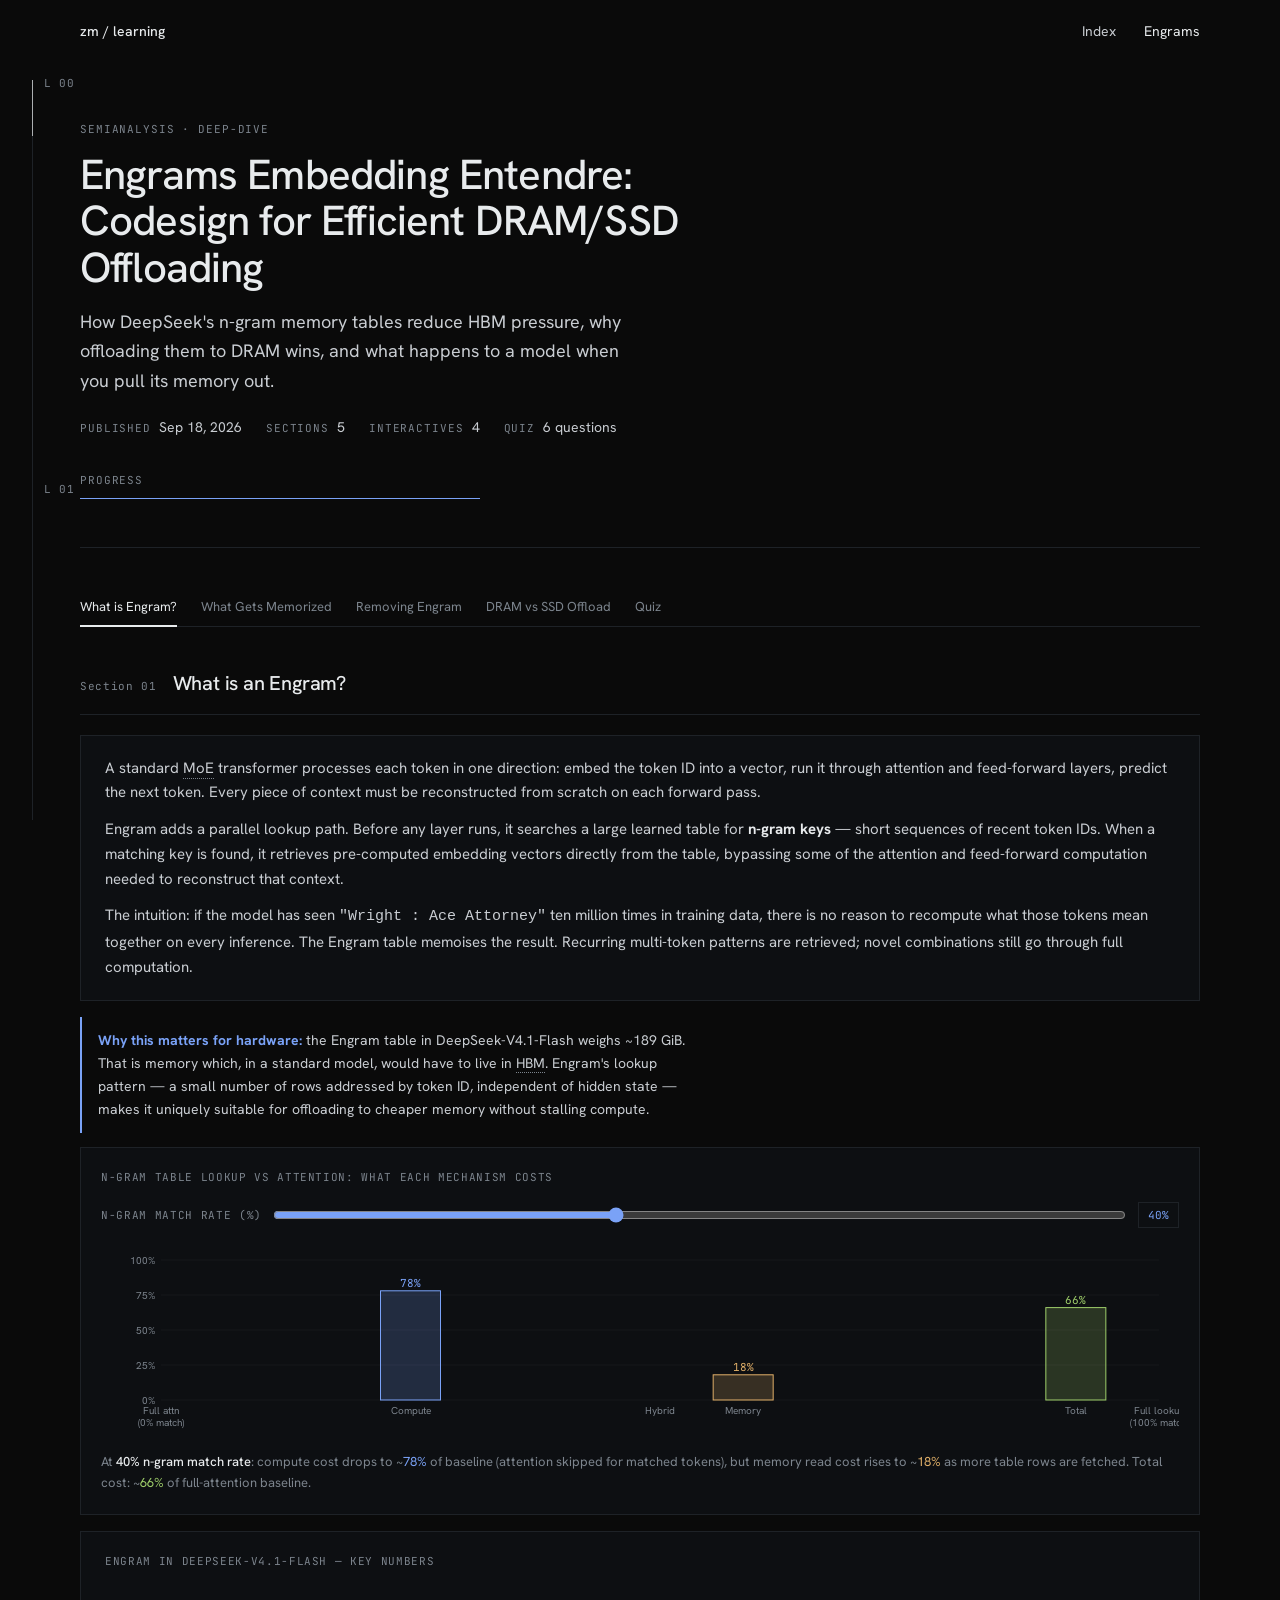
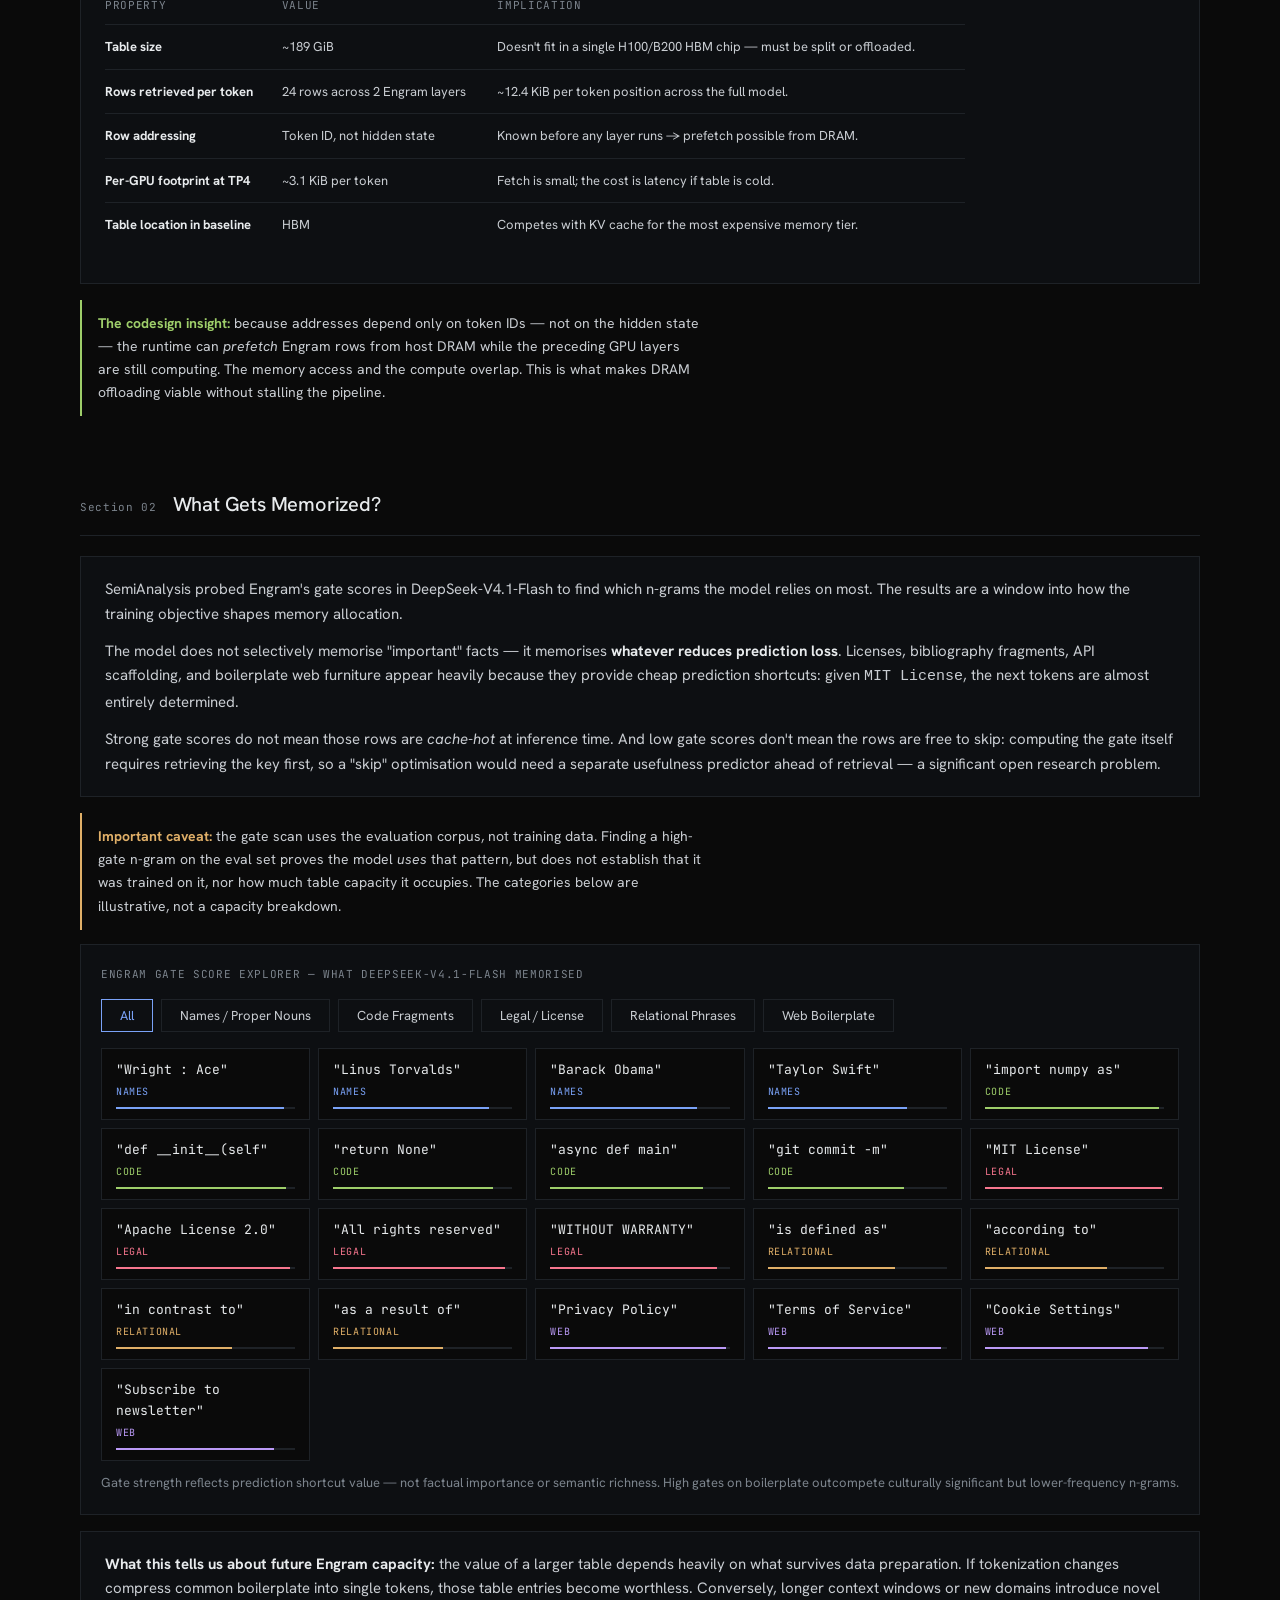
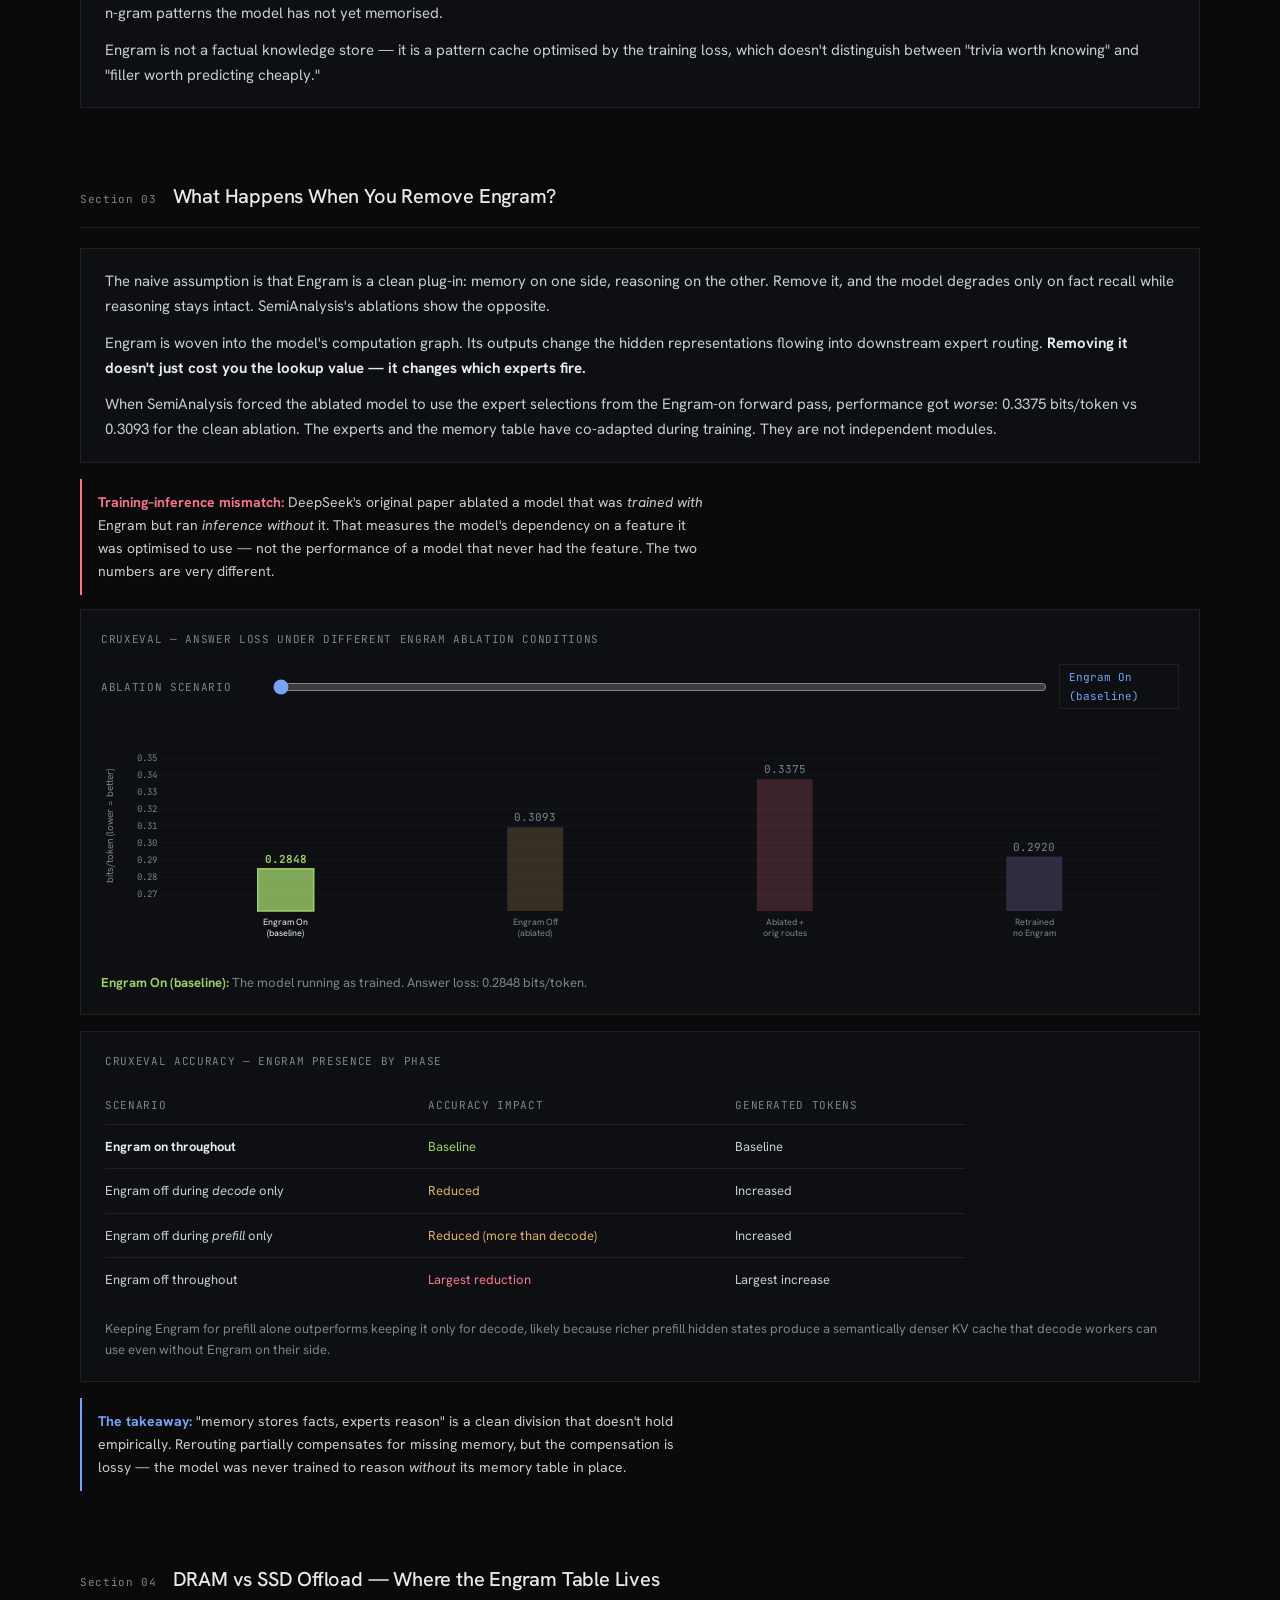
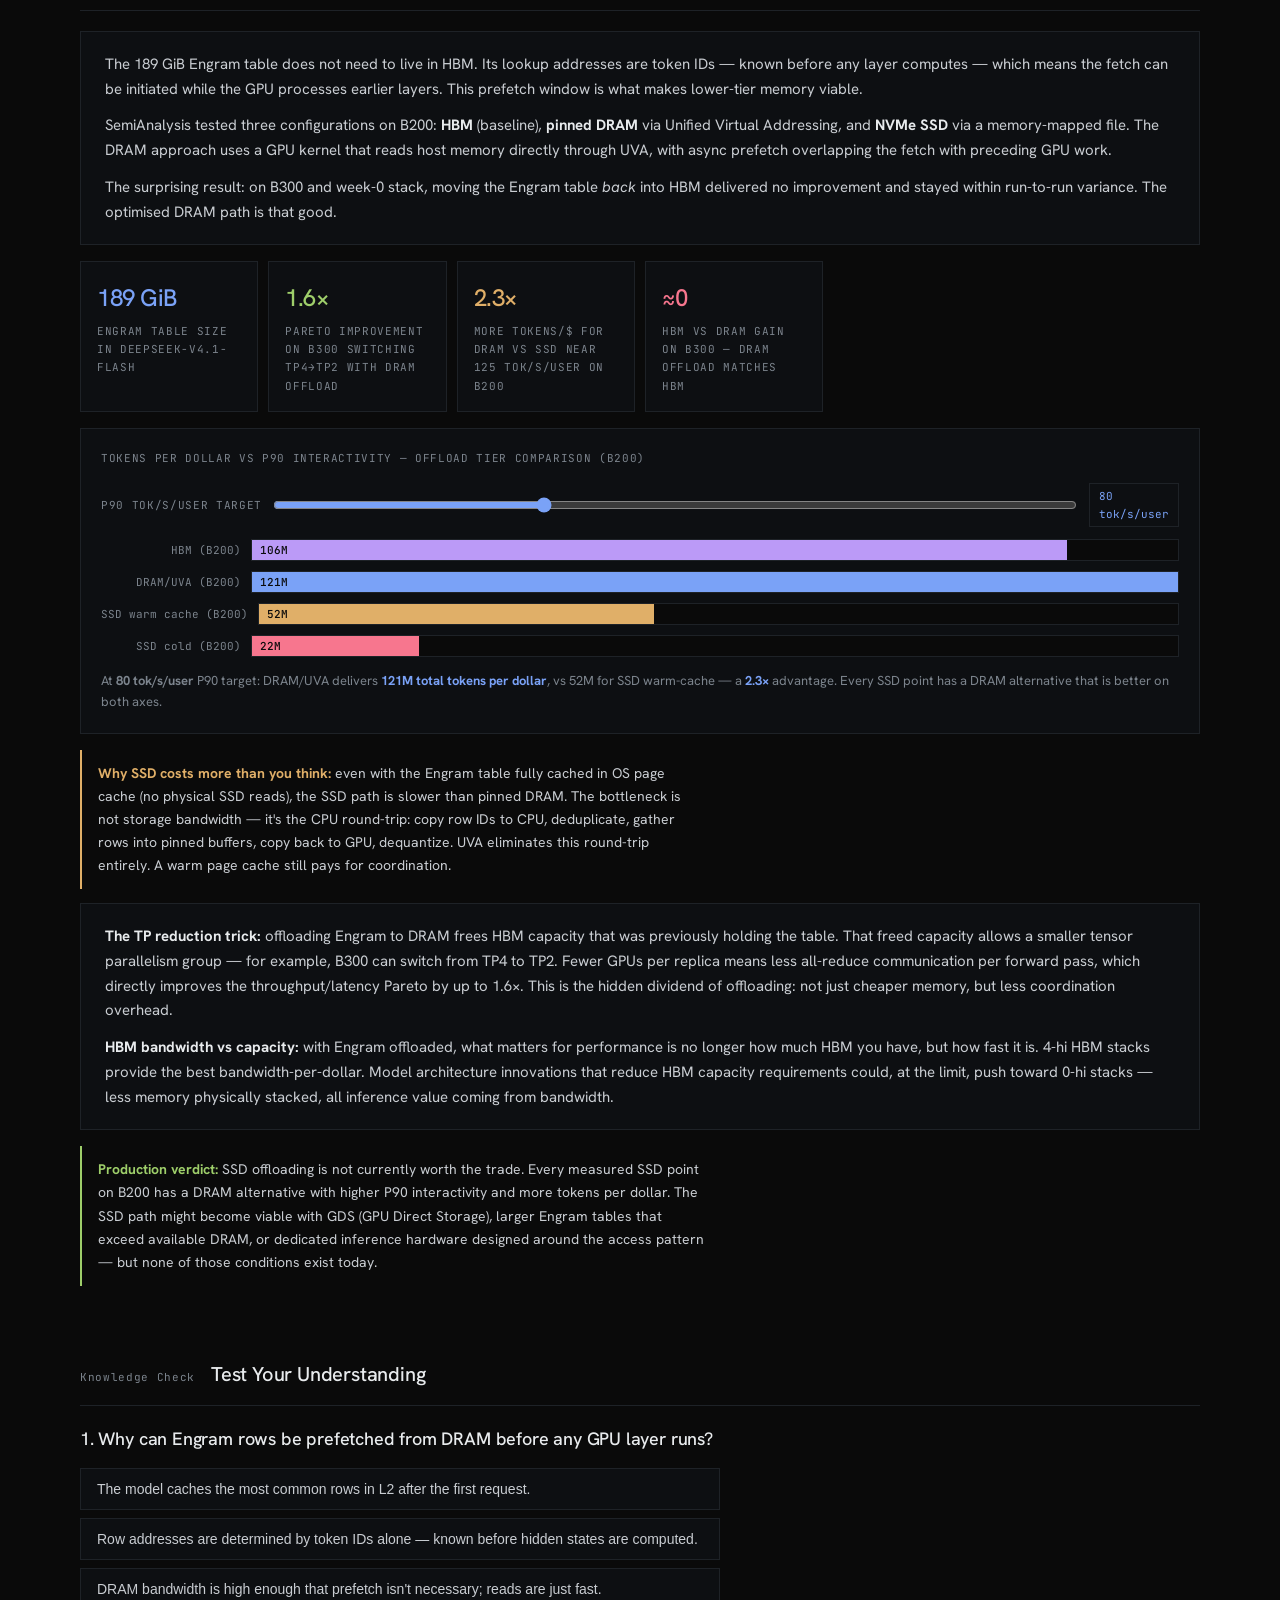
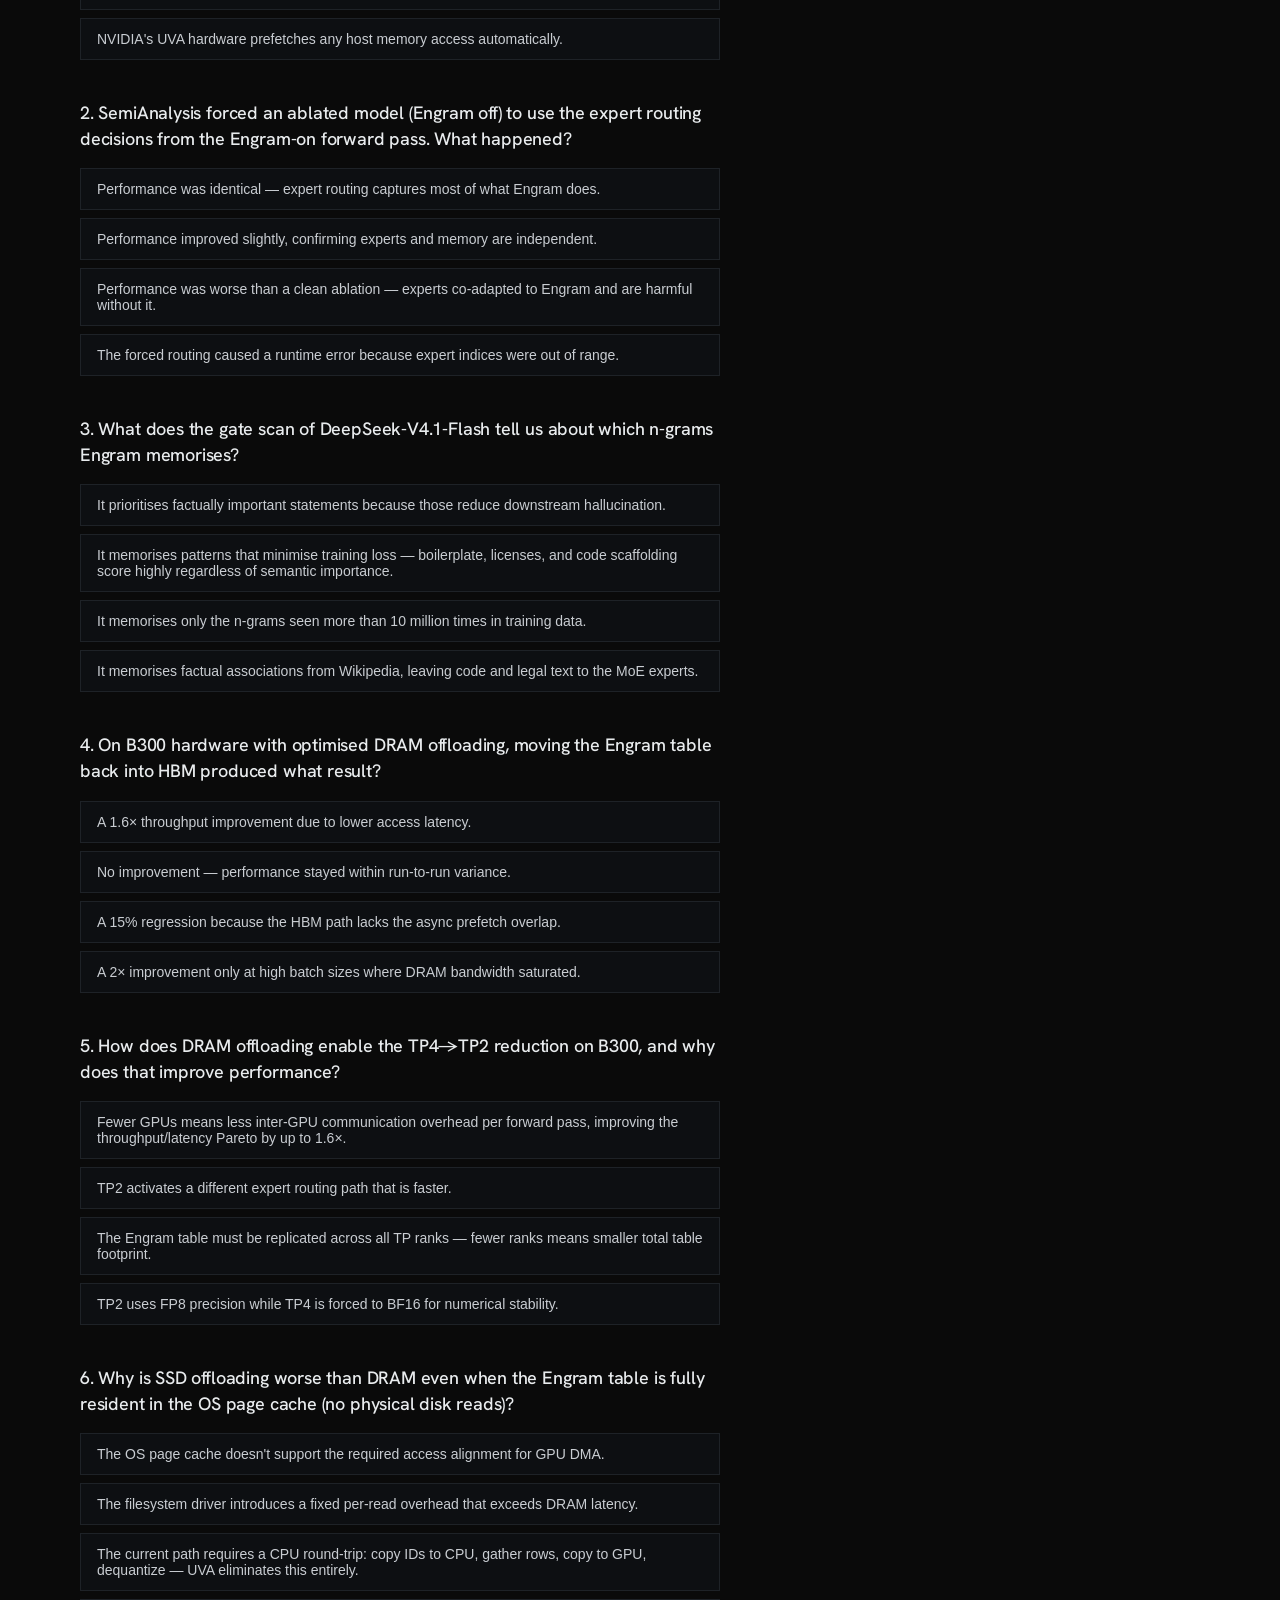
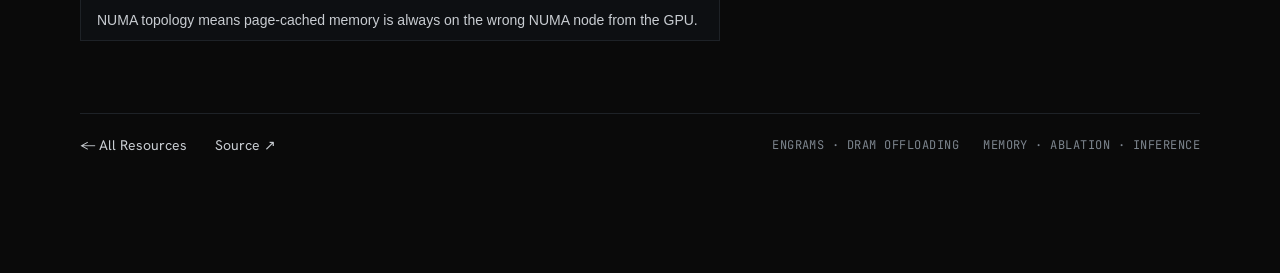
<file: semianalysis/engrams_embedding_entendre_codesign/index.html>
<!DOCTYPE html>
<html lang="en">
<head>
  <meta charset="UTF-8">
  <meta name="viewport" content="width=device-width, initial-scale=1.0">
  <title>Engrams Embedding Entendre — SemiAnalysis</title>
  <link rel="preconnect" href="https://fonts.googleapis.com">
  <link rel="preconnect" href="https://fonts.gstatic.com" crossorigin>
  <link href="https://fonts.googleapis.com/css2?family=Hanken+Grotesk:wght@400;500;600&family=JetBrains+Mono:wght@400;500&display=swap" rel="stylesheet">
  <style>
    *, *::before, *::after { box-sizing: border-box; margin: 0; padding: 0; }
    :root {
      --void:     #0A0A0A;
      --panel:    #0D0F12;
      --hairline: #1E2227;
      --muted:    #7C848D;
      --text:     #C9CDD2;
      --bright:   #E8EBED;
      --accent:   #7AA2F7;
      --good:     #9ECE6A;
      --warn:     #E0AF68;
      --danger:   #F7768E;
      --purple:   #BB9AF7;
      --mono: 'JetBrains Mono', ui-monospace, monospace;
      --sans: 'Hanken Grotesk', 'Helvetica Neue', Arial, sans-serif;
      --ease: cubic-bezier(.2,.7,.2,1);
    }
    html { scroll-behavior: smooth; }
    body { background: var(--void); color: var(--text); font-family: var(--sans); font-size: 15px; line-height: 1.65; min-height: 100vh; -webkit-font-smoothing: antialiased; }
    a { color: var(--bright); text-decoration: none; }
    a:hover { color: #fff; }

    /* Rail */
    .rail     { position: fixed; left: 32px; top: 80px; bottom: 80px; width: 1px; background: var(--hairline); pointer-events: none; z-index: 10; }
    .rail-cap { position: fixed; left: 32px; top: 80px; width: 1px; height: 56px; background: var(--bright); opacity: 0.7; pointer-events: none; z-index: 11; }
    .rail-label { position: fixed; left: 44px; font-family: var(--mono); font-size: 11px; letter-spacing: 0.06em; color: var(--muted); pointer-events: none; z-index: 11; }
    .rail-label.l0 { top: 74px; }
    .rail-label.l1 { top: 480px; }

    /* Nav */
    .site-nav { display: flex; justify-content: space-between; align-items: center; height: 64px; padding: 0 80px; }
    .site-nav .wordmark { font-size: 14px; font-weight: 500; color: var(--bright); }
    .site-nav .nav-links { display: flex; gap: 28px; font-size: 14px; }
    .site-nav .nav-links a { color: var(--text); }
    .site-nav .nav-links a.active { color: var(--bright); }

    /* Page shell */
    .page { padding: 0 80px 80px; }

    /* Hero */
    .hero { padding: 56px 0 48px; border-bottom: 1px solid var(--hairline); }
    .hero-eyebrow { font-family: var(--mono); font-size: 11px; letter-spacing: 0.08em; text-transform: uppercase; color: var(--muted); margin-bottom: 14px; }
    .hero h1 { font-size: clamp(26px, 3.5vw, 42px); font-weight: 500; color: var(--bright); line-height: 1.1; letter-spacing: -0.02em; max-width: 720px; margin-bottom: 16px; text-wrap: pretty; }
    .hero p { color: var(--text); font-size: 18px; line-height: 1.65; max-width: 560px; margin-bottom: 20px; text-wrap: pretty; }
    .hero-meta { display: flex; align-items: baseline; gap: 24px; margin-bottom: 28px; flex-wrap: wrap; }
    .hero-meta-item { display: flex; align-items: baseline; gap: 8px; }
    .hero-meta-label { font-family: var(--mono); font-size: 11px; letter-spacing: 0.08em; text-transform: uppercase; color: var(--muted); }
    .hero-meta-val { font-size: 14px; color: var(--text); }
    .progress-bar-wrap { background: var(--hairline); height: 1px; max-width: 400px; overflow: hidden; }
    .progress-bar-fill { background: var(--accent); height: 100%; width: 0%; transition: width 0.4s var(--ease); }

    /* Section nav pills */
    .sec-nav { display: flex; gap: 0; flex-wrap: wrap; border-bottom: 1px solid var(--hairline); margin: 40px 0; }
    .sec-btn { background: none; border: none; border-bottom: 2px solid transparent; color: var(--muted); padding: 10px 0; margin-right: 24px; margin-bottom: -1px; font-family: var(--sans); font-size: 13px; cursor: pointer; transition: color 0.15s, border-color 0.15s; white-space: nowrap; }
    .sec-btn:hover { color: var(--text); }
    .sec-btn.active { color: var(--bright); border-bottom-color: var(--bright); }

    /* Sections */
    .section { margin-bottom: 72px; scroll-margin-top: 20px; }
    .section-header { display: flex; align-items: baseline; gap: 16px; margin-bottom: 20px; border-bottom: 1px solid var(--hairline); padding-bottom: 14px; }
    .section-num { font-family: var(--mono); font-size: 11px; letter-spacing: 0.06em; color: var(--muted); flex-shrink: 0; }
    .section h2 { font-size: 20px; font-weight: 500; letter-spacing: -0.01em; color: var(--bright); }

    /* Cards */
    .card { background: var(--panel); border: 1px solid var(--hairline); padding: 20px 24px; margin-bottom: 16px; }
    .card p { color: var(--text); line-height: 1.65; margin-bottom: 12px; font-size: 15px; }
    .card p:last-child { margin-bottom: 0; }
    .card strong { color: var(--bright); }

    /* Callouts */
    .callout { border-left: 2px solid var(--accent); padding: 12px 16px; margin: 14px 0; font-size: 14px; color: var(--text); line-height: 1.65; max-width: 640px; }
    .callout strong { color: var(--accent); }
    .callout.warn { border-left-color: var(--warn); }
    .callout.warn strong { color: var(--warn); }
    .callout.tip  { border-left-color: var(--good); }
    .callout.tip  strong  { color: var(--good); }
    .callout.danger { border-left-color: var(--danger); }
    .callout.danger strong { color: var(--danger); }

    /* Tooltips */
    [data-tip] { position: relative; border-bottom: 1px dotted var(--muted); cursor: help; }
    [data-tip]::after { content: attr(data-tip); position: absolute; bottom: calc(100% + 8px); left: 50%; transform: translateX(-50%); background: var(--panel); border: 1px solid var(--hairline); color: var(--text); font-size: 12px; line-height: 1.5; font-family: var(--sans); padding: 8px 12px; width: 240px; pointer-events: none; opacity: 0; transition: opacity 0.15s; z-index: 100; text-align: left; }
    [data-tip]:hover::after { opacity: 1; }

    /* Buttons */
    .btn { background: none; border: 1px solid var(--hairline); color: var(--text); font-family: var(--sans); font-size: 13px; padding: 7px 18px; cursor: pointer; transition: border-color 0.15s, color 0.15s; }
    .btn:hover { border-color: var(--bright); color: var(--bright); }
    .btn.primary { border-color: var(--accent); color: var(--accent); }
    .btn.primary:hover { background: var(--accent); color: var(--void); }

    /* Mono chip */
    .chip { font-family: var(--mono); font-size: 11px; background: var(--panel); border: 1px solid var(--hairline); padding: 3px 9px; color: var(--accent); display: inline-block; }

    /* Comparison table */
    .cmp-tbl { width: 100%; border-collapse: collapse; font-size: 13px; margin: 16px 0; max-width: 860px; }
    .cmp-tbl th { font-family: var(--mono); font-size: 11px; letter-spacing: 0.06em; text-transform: uppercase; color: var(--muted); text-align: left; padding: 10px 16px 10px 0; border-bottom: 1px solid var(--hairline); font-weight: 400; }
    .cmp-tbl td { padding: 12px 16px 12px 0; border-bottom: 1px solid var(--hairline); color: var(--text); vertical-align: top; line-height: 1.5; }
    .cmp-tbl tr:last-child td { border-bottom: none; }
    .cmp-tbl tr:hover td { color: var(--bright); }
    .good-cell { color: var(--good) !important; }
    .bad-cell  { color: var(--danger) !important; }
    .warn-cell { color: var(--warn) !important; }

    /* Stat cards */
    .stat-grid { display: grid; grid-template-columns: repeat(auto-fill, minmax(160px, 1fr)); gap: 10px; margin: 16px 0; }
    .stat-card { background: var(--panel); border: 1px solid var(--hairline); padding: 16px; }
    .stat-val { font-size: 24px; font-weight: 500; letter-spacing: -0.02em; color: var(--bright); margin-bottom: 4px; }
    .stat-label { font-family: var(--mono); font-size: 11px; text-transform: uppercase; letter-spacing: 0.06em; color: var(--muted); }

    /* Sliders */
    input[type=range] { accent-color: var(--accent); cursor: pointer; width: 100%; }
    .slider-row { display: flex; align-items: center; gap: 12px; margin-bottom: 12px; }
    .slider-row label { font-family: var(--mono); font-size: 11px; text-transform: uppercase; letter-spacing: 0.06em; color: var(--muted); white-space: nowrap; min-width: 160px; }

    /* Canvas */
    .canvas-wrap { background: var(--panel); border: 1px solid var(--hairline); overflow: hidden; margin-bottom: 16px; }
    canvas { display: block; width: 100%; }

    /* Interactive panel */
    .interactive { background: var(--panel); border: 1px solid var(--hairline); padding: 20px; margin-bottom: 16px; }
    .interactive-label { font-family: var(--mono); font-size: 11px; text-transform: uppercase; letter-spacing: 0.06em; color: var(--muted); margin-bottom: 16px; }

    /* Bar chart rows */
    .bar-row { display: flex; align-items: center; gap: 10px; margin-bottom: 10px; }
    .bar-label { font-family: var(--mono); font-size: 11px; color: var(--muted); min-width: 140px; text-align: right; }
    .bar-bg { flex: 1; background: var(--void); border: 1px solid var(--hairline); height: 22px; overflow: hidden; }
    .bar-fill { height: 100%; display: flex; align-items: center; padding-left: 8px; font-family: var(--mono); font-size: 11px; color: var(--void); transition: width 0.6s var(--ease); min-width: 0; font-weight: 500; }

    /* N-gram probe display */
    .ngram-grid { display: grid; grid-template-columns: repeat(auto-fill, minmax(200px, 1fr)); gap: 8px; margin: 12px 0; }
    .ngram-card { background: var(--void); border: 1px solid var(--hairline); padding: 10px 14px; }
    .ngram-text { font-family: var(--mono); font-size: 13px; color: var(--bright); margin-bottom: 4px; }
    .ngram-cat  { font-family: var(--mono); font-size: 10px; text-transform: uppercase; letter-spacing: 0.06em; color: var(--muted); }
    .ngram-bar  { margin-top: 6px; height: 2px; background: var(--hairline); }
    .ngram-bar-fill { height: 100%; background: var(--accent); transition: width 0.5s var(--ease); }

    /* Loss comparison */
    .loss-row { display: flex; align-items: center; gap: 12px; margin-bottom: 8px; font-size: 13px; }
    .loss-label { min-width: 200px; color: var(--text); }
    .loss-val { font-family: var(--mono); font-size: 13px; }

    /* Quiz */
    .quiz-q { font-size: 18px; font-weight: 500; color: var(--bright); margin-bottom: 16px; max-width: 640px; line-height: 1.45; letter-spacing: -0.01em; }
    .quiz-options { display: grid; gap: 8px; margin-bottom: 14px; max-width: 640px; }
    .quiz-opt { background: var(--panel); border: 1px solid var(--hairline); padding: 12px 16px; cursor: pointer; font-size: 14px; color: var(--text); transition: border-color 0.15s, color 0.15s; text-align: left; }
    .quiz-opt:hover { border-color: var(--accent); color: var(--bright); }
    .quiz-opt.correct { border-color: var(--good); color: var(--good); cursor: default; }
    .quiz-opt.wrong   { border-color: var(--danger); color: var(--danger); cursor: default; }
    .quiz-opt.disabled { cursor: default; pointer-events: none; }
    .quiz-feedback { font-size: 13px; line-height: 1.65; display: none; border-left: 2px solid var(--hairline); padding: 10px 14px; color: var(--muted); max-width: 640px; }
    .quiz-feedback.show { display: block; }
    .quiz-feedback.ok  { border-left-color: var(--good); }
    .quiz-feedback.bad { border-left-color: var(--danger); }

    /* Footer */
    .site-footer { margin: 64px 0 0; padding: 20px 0 40px; border-top: 1px solid var(--hairline); display: flex; justify-content: space-between; align-items: center; }
    .site-footer .links { display: flex; gap: 28px; font-size: 14px; }
    .site-footer .links a { display: flex; align-items: center; gap: 6px; color: var(--text); }
    .site-footer .meta { display: flex; gap: 24px; font-family: var(--mono); font-size: 12px; letter-spacing: 0.04em; color: var(--muted); }

    /* Animations */
    @keyframes rise { from { opacity: 0; transform: translateY(10px); } to { opacity: 1; transform: none; } }
    .rise { animation: rise 700ms var(--ease) both; }
    @media (prefers-reduced-motion: reduce) { .rise { animation: none; } }

    /* Scrollbar */
    ::-webkit-scrollbar { width: 6px; height: 6px; }
    ::-webkit-scrollbar-track { background: var(--void); }
    ::-webkit-scrollbar-thumb { background: var(--hairline); }

    @media (max-width: 720px) {
      .rail, .rail-cap, .rail-label { left: 11px; }
      .site-nav, .page { padding-left: 24px; padding-right: 24px; }
      .site-footer { flex-direction: column; gap: 16px; }
      .bar-label { min-width: 90px; }
    }
  </style>
</head>
<body>

  <div class="rail"></div>
  <div class="rail-cap"></div>
  <span class="rail-label l0">L 00</span>
  <span class="rail-label l1">L 01</span>

  <nav class="site-nav">
    <a href="../../index.html" class="wordmark">zm / learning</a>
    <div class="nav-links">
      <a href="../../index.html">Index</a>
      <a href="#" class="active">Engrams</a>
    </div>
  </nav>

  <div class="page">
    <div class="hero rise">
      <div class="hero-eyebrow">SemiAnalysis · Deep-Dive</div>
      <h1>Engrams Embedding Entendre: Codesign for Efficient DRAM/SSD Offloading</h1>
      <p>How DeepSeek's n-gram memory tables reduce HBM pressure, why offloading them to DRAM wins, and what happens to a model when you pull its memory out.</p>
      <div class="hero-meta">
        <div class="hero-meta-item"><span class="hero-meta-label">Published</span><span class="hero-meta-val">Sep 18, 2026</span></div>
        <div class="hero-meta-item"><span class="hero-meta-label">Sections</span><span class="hero-meta-val">5</span></div>
        <div class="hero-meta-item"><span class="hero-meta-label">Interactives</span><span class="hero-meta-val">4</span></div>
        <div class="hero-meta-item"><span class="hero-meta-label">Quiz</span><span class="hero-meta-val">6 questions</span></div>
      </div>
      <div style="margin-bottom:6px;"><span class="hero-meta-label">Progress</span></div>
      <div class="progress-bar-wrap"><div class="progress-bar-fill" id="progress-fill"></div></div>
    </div>

    <div class="sec-nav" id="sec-nav">
      <button class="sec-btn active" data-sec="what">What is Engram?</button>
      <button class="sec-btn" data-sec="memory">What Gets Memorized</button>
      <button class="sec-btn" data-sec="ablation">Removing Engram</button>
      <button class="sec-btn" data-sec="offload">DRAM vs SSD Offload</button>
      <button class="sec-btn" data-sec="quiz">Quiz</button>
    </div>

    <!-- ═══════════════════════════════════════════════════════
         SECTION 1 — What is Engram?
    ══════════════════════════════════════════════════════════ -->
    <div class="section" id="what">
      <div class="section-header">
        <span class="section-num">Section 01</span>
        <h2>What is an Engram?</h2>
      </div>
      <div class="card">
        <p>A standard <span data-tip="Mixture of Experts — a model architecture where only a subset of parameters (the 'experts') are active for each token, enabling massive total parameter counts at modest per-token FLOP cost.">MoE</span> transformer processes each token in one direction: embed the token ID into a vector, run it through attention and feed-forward layers, predict the next token. Every piece of context must be reconstructed from scratch on each forward pass.</p>
        <p>Engram adds a parallel lookup path. Before any layer runs, it searches a large learned table for <strong>n-gram keys</strong> — short sequences of recent token IDs. When a matching key is found, it retrieves pre-computed embedding vectors directly from the table, bypassing some of the attention and feed-forward computation needed to reconstruct that context.</p>
        <p>The intuition: if the model has seen <code>"Wright : Ace Attorney"</code> ten million times in training data, there is no reason to recompute what those tokens mean together on every inference. The Engram table memoises the result. Recurring multi-token patterns are retrieved; novel combinations still go through full computation.</p>
      </div>
      <div class="callout">
        <strong>Why this matters for hardware:</strong> the Engram table in DeepSeek-V4.1-Flash weighs ~189 GiB. That is memory which, in a standard model, would have to live in <span data-tip="High Bandwidth Memory — the fast, expensive DRAM stacked directly on top of or next to the GPU die. Bandwidth is typically 3–7 TB/s but capacity is small (80–192 GB per chip).">HBM</span>. Engram's lookup pattern — a small number of rows addressed by token ID, independent of hidden state — makes it uniquely suitable for offloading to cheaper memory without stalling compute.
      </div>

      <!-- Interactive: n-gram lookup vs full attention -->
      <div class="interactive">
        <div class="interactive-label">N-gram table lookup vs attention: what each mechanism costs</div>
        <div class="slider-row">
          <label>N-gram match rate (%)</label>
          <input type="range" id="matchSlider" min="0" max="100" value="40" step="5">
          <div class="chip" id="matchVal">40%</div>
        </div>
        <canvas id="costCanvas" height="200"></canvas>
        <div id="costVerdict" style="margin-top:12px;font-size:13px;color:var(--muted);line-height:1.6;"></div>
      </div>

      <div class="card">
        <div style="font-family:var(--mono);font-size:11px;text-transform:uppercase;letter-spacing:0.06em;color:var(--muted);margin-bottom:14px;">Engram in DeepSeek-V4.1-Flash — key numbers</div>
        <table class="cmp-tbl">
          <thead><tr><th>Property</th><th>Value</th><th>Implication</th></tr></thead>
          <tbody>
            <tr><td><strong>Table size</strong></td><td>~189 GiB</td><td>Doesn't fit in a single H100/B200 HBM chip — must be split or offloaded.</td></tr>
            <tr><td><strong>Rows retrieved per token</strong></td><td>24 rows across 2 Engram layers</td><td>~12.4 KiB per token position across the full model.</td></tr>
            <tr><td><strong>Row addressing</strong></td><td>Token ID, not hidden state</td><td>Known before any layer runs → prefetch possible from DRAM.</td></tr>
            <tr><td><strong>Per-GPU footprint at TP4</strong></td><td>~3.1 KiB per token</td><td>Fetch is small; the cost is latency if table is cold.</td></tr>
            <tr><td><strong>Table location in baseline</strong></td><td>HBM</td><td>Competes with KV cache for the most expensive memory tier.</td></tr>
          </tbody>
        </table>
      </div>

      <div class="callout tip">
        <strong>The codesign insight:</strong> because addresses depend only on token IDs — not on the hidden state — the runtime can <em>prefetch</em> Engram rows from host DRAM while the preceding GPU layers are still computing. The memory access and the compute overlap. This is what makes DRAM offloading viable without stalling the pipeline.
      </div>
    </div>

    <!-- ═══════════════════════════════════════════════════════
         SECTION 2 — What Gets Memorized
    ══════════════════════════════════════════════════════════ -->
    <div class="section" id="memory">
      <div class="section-header">
        <span class="section-num">Section 02</span>
        <h2>What Gets Memorized?</h2>
      </div>
      <div class="card">
        <p>SemiAnalysis probed Engram's gate scores in DeepSeek-V4.1-Flash to find which n-grams the model relies on most. The results are a window into how the training objective shapes memory allocation.</p>
        <p>The model does not selectively memorise "important" facts — it memorises <strong>whatever reduces prediction loss</strong>. Licenses, bibliography fragments, API scaffolding, and boilerplate web furniture appear heavily because they provide cheap prediction shortcuts: given <code>MIT License</code>, the next tokens are almost entirely determined.</p>
        <p>Strong gate scores do not mean those rows are <em>cache-hot</em> at inference time. And low gate scores don't mean the rows are free to skip: computing the gate itself requires retrieving the key first, so a "skip" optimisation would need a separate usefulness predictor ahead of retrieval — a significant open research problem.</p>
      </div>

      <div class="callout warn">
        <strong>Important caveat:</strong> the gate scan uses the evaluation corpus, not training data. Finding a high-gate n-gram on the eval set proves the model <em>uses</em> that pattern, but does not establish that it was trained on it, nor how much table capacity it occupies. The categories below are illustrative, not a capacity breakdown.
      </div>

      <!-- Interactive: n-gram probe explorer -->
      <div class="interactive">
        <div class="interactive-label">Engram gate score explorer — what DeepSeek-V4.1-Flash memorised</div>
        <div style="display:flex;gap:8px;flex-wrap:wrap;margin-bottom:16px;" id="catFilters">
          <button class="btn primary" data-cat="all">All</button>
          <button class="btn" data-cat="names">Names / Proper Nouns</button>
          <button class="btn" data-cat="code">Code Fragments</button>
          <button class="btn" data-cat="legal">Legal / License</button>
          <button class="btn" data-cat="relational">Relational Phrases</button>
          <button class="btn" data-cat="web">Web Boilerplate</button>
        </div>
        <div class="ngram-grid" id="ngramGrid"></div>
        <div style="margin-top:12px;font-size:13px;color:var(--muted);line-height:1.6;">
          Gate strength reflects prediction shortcut value — not factual importance or semantic richness. High gates on boilerplate outcompete culturally significant but lower-frequency n-grams.
        </div>
      </div>

      <div class="card">
        <p><strong>What this tells us about future Engram capacity:</strong> the value of a larger table depends heavily on what survives data preparation. If tokenization changes compress common boilerplate into single tokens, those table entries become worthless. Conversely, longer context windows or new domains introduce novel n-gram patterns the model has not yet memorised.</p>
        <p>Engram is not a factual knowledge store — it is a pattern cache optimised by the training loss, which doesn't distinguish between "trivia worth knowing" and "filler worth predicting cheaply."</p>
      </div>
    </div>

    <!-- ═══════════════════════════════════════════════════════
         SECTION 3 — Removing Engram
    ══════════════════════════════════════════════════════════ -->
    <div class="section" id="ablation">
      <div class="section-header">
        <span class="section-num">Section 03</span>
        <h2>What Happens When You Remove Engram?</h2>
      </div>
      <div class="card">
        <p>The naive assumption is that Engram is a clean plug-in: memory on one side, reasoning on the other. Remove it, and the model degrades only on fact recall while reasoning stays intact. SemiAnalysis's ablations show the opposite.</p>
        <p>Engram is woven into the model's computation graph. Its outputs change the hidden representations flowing into downstream expert routing. <strong>Removing it doesn't just cost you the lookup value — it changes which experts fire.</strong></p>
        <p>When SemiAnalysis forced the ablated model to use the expert selections from the Engram-on forward pass, performance got <em>worse</em>: 0.3375 bits/token vs 0.3093 for the clean ablation. The experts and the memory table have co-adapted during training. They are not independent modules.</p>
      </div>

      <div class="callout danger">
        <strong>Training–inference mismatch:</strong> DeepSeek's original paper ablated a model that was <em>trained with</em> Engram but ran <em>inference without</em> it. That measures the model's dependency on a feature it was optimised to use — not the performance of a model that never had the feature. The two numbers are very different.
      </div>

      <!-- Interactive: ablation loss explorer -->
      <div class="interactive">
        <div class="interactive-label">CRUXEval — answer loss under different Engram ablation conditions</div>
        <div class="slider-row">
          <label>Ablation scenario</label>
          <input type="range" id="ablationSlider" min="0" max="3" value="0" step="1">
          <div class="chip" id="ablationLabel">Engram On (baseline)</div>
        </div>
        <canvas id="ablationCanvas" height="240"></canvas>
        <div id="ablationVerdict" style="margin-top:12px;font-size:13px;color:var(--muted);line-height:1.6;"></div>
      </div>

      <div class="card">
        <div style="font-family:var(--mono);font-size:11px;text-transform:uppercase;letter-spacing:0.06em;color:var(--muted);margin-bottom:14px;">CRUXEval accuracy — Engram presence by phase</div>
        <table class="cmp-tbl">
          <thead><tr><th>Scenario</th><th>Accuracy impact</th><th>Generated tokens</th></tr></thead>
          <tbody>
            <tr><td><strong>Engram on throughout</strong></td><td class="good-cell">Baseline</td><td>Baseline</td></tr>
            <tr><td>Engram off during <em>decode</em> only</td><td class="warn-cell">Reduced</td><td>Increased</td></tr>
            <tr><td>Engram off during <em>prefill</em> only</td><td class="warn-cell">Reduced (more than decode)</td><td>Increased</td></tr>
            <tr><td>Engram off throughout</td><td class="bad-cell">Largest reduction</td><td>Largest increase</td></tr>
          </tbody>
        </table>
        <p style="margin-top:12px;font-size:13px;color:var(--muted);">Keeping Engram for prefill alone outperforms keeping it only for decode, likely because richer prefill hidden states produce a semantically denser KV cache that decode workers can use even without Engram on their side.</p>
      </div>

      <div class="callout">
        <strong>The takeaway:</strong> "memory stores facts, experts reason" is a clean division that doesn't hold empirically. Rerouting partially compensates for missing memory, but the compensation is lossy — the model was never trained to reason <em>without</em> its memory table in place.
      </div>
    </div>

    <!-- ═══════════════════════════════════════════════════════
         SECTION 4 — DRAM vs SSD Offload
    ══════════════════════════════════════════════════════════ -->
    <div class="section" id="offload">
      <div class="section-header">
        <span class="section-num">Section 04</span>
        <h2>DRAM vs SSD Offload — Where the Engram Table Lives</h2>
      </div>
      <div class="card">
        <p>The 189 GiB Engram table does not need to live in HBM. Its lookup addresses are token IDs — known before any layer computes — which means the fetch can be initiated while the GPU processes earlier layers. This prefetch window is what makes lower-tier memory viable.</p>
        <p>SemiAnalysis tested three configurations on B200: <strong>HBM</strong> (baseline), <strong>pinned DRAM</strong> via Unified Virtual Addressing, and <strong>NVMe SSD</strong> via a memory-mapped file. The DRAM approach uses a GPU kernel that reads host memory directly through UVA, with async prefetch overlapping the fetch with preceding GPU work.</p>
        <p>The surprising result: on B300 and week-0 stack, moving the Engram table <em>back</em> into HBM delivered no improvement and stayed within run-to-run variance. The optimised DRAM path is that good.</p>
      </div>

      <div class="stat-grid">
        <div class="stat-card">
          <div class="stat-val" style="color:var(--accent);">189 GiB</div>
          <div class="stat-label">Engram table size in DeepSeek-V4.1-Flash</div>
        </div>
        <div class="stat-card">
          <div class="stat-val" style="color:var(--good);">1.6×</div>
          <div class="stat-label">Pareto improvement on B300 switching TP4→TP2 with DRAM offload</div>
        </div>
        <div class="stat-card">
          <div class="stat-val" style="color:var(--warn);">2.3×</div>
          <div class="stat-label">More tokens/$ for DRAM vs SSD near 125 tok/s/user on B200</div>
        </div>
        <div class="stat-card">
          <div class="stat-val" style="color:var(--danger);">≈0</div>
          <div class="stat-label">HBM vs DRAM gain on B300 — DRAM offload matches HBM</div>
        </div>
      </div>

      <!-- Interactive: offload performance comparison -->
      <div class="interactive">
        <div class="interactive-label">Tokens per dollar vs P90 interactivity — offload tier comparison (B200)</div>
        <div class="slider-row">
          <label>P90 tok/s/user target</label>
          <input type="range" id="offloadSlider" min="20" max="200" value="80" step="10">
          <div class="chip" id="offloadVal">80 tok/s/user</div>
        </div>
        <div id="offloadBars" style="margin-top:8px;"></div>
        <div id="offloadVerdict" style="margin-top:14px;font-size:13px;color:var(--muted);line-height:1.6;"></div>
      </div>

      <div class="callout warn">
        <strong>Why SSD costs more than you think:</strong> even with the Engram table fully cached in OS page cache (no physical SSD reads), the SSD path is slower than pinned DRAM. The bottleneck is not storage bandwidth — it's the CPU round-trip: copy row IDs to CPU, deduplicate, gather rows into pinned buffers, copy back to GPU, dequantize. UVA eliminates this round-trip entirely. A warm page cache still pays for coordination.
      </div>

      <div class="card">
        <p><strong>The TP reduction trick:</strong> offloading Engram to DRAM frees HBM capacity that was previously holding the table. That freed capacity allows a smaller tensor parallelism group — for example, B300 can switch from TP4 to TP2. Fewer GPUs per replica means less all-reduce communication per forward pass, which directly improves the throughput/latency Pareto by up to 1.6×. This is the hidden dividend of offloading: not just cheaper memory, but less coordination overhead.</p>
        <p><strong>HBM bandwidth vs capacity:</strong> with Engram offloaded, what matters for performance is no longer how much HBM you have, but how fast it is. 4-hi HBM stacks provide the best bandwidth-per-dollar. Model architecture innovations that reduce HBM capacity requirements could, at the limit, push toward 0-hi stacks — less memory physically stacked, all inference value coming from bandwidth.</p>
      </div>

      <div class="callout tip">
        <strong>Production verdict:</strong> SSD offloading is not currently worth the trade. Every measured SSD point on B200 has a DRAM alternative with higher P90 interactivity and more tokens per dollar. The SSD path might become viable with GDS (GPU Direct Storage), larger Engram tables that exceed available DRAM, or dedicated inference hardware designed around the access pattern — but none of those conditions exist today.
      </div>
    </div>

    <!-- ═══════════════════════════════════════════════════════
         SECTION 5 — Quiz
    ══════════════════════════════════════════════════════════ -->
    <div class="section" id="quiz">
      <div class="section-header">
        <span class="section-num">Knowledge Check</span>
        <h2>Test Your Understanding</h2>
      </div>
      <div id="quizMount"></div>
    </div>

    <footer class="site-footer">
      <div class="links">
        <a href="../../index.html">← All Resources</a>
        <a href="https://newsletter.semianalysis.com/p/engrams-embedding-entendre-codesign" target="_blank" rel="noopener">Source ↗</a>
      </div>
      <div class="meta">
        <span>ENGRAMS · DRAM OFFLOADING</span>
        <span>MEMORY · ABLATION · INFERENCE</span>
      </div>
    </footer>
  </div>

<script>
// ── Utils ──────────────────────────────────────────────────────────────────
const qs  = (s, r = document) => r.querySelector(s);
const qsa = (s, r = document) => [...r.querySelectorAll(s)];

// ── Progress ──────────────────────────────────────────────────────────────
const SECTION_IDS = ['what','memory','ablation','offload','quiz'];
const visited = new Set();
function markVisited(id) {
  visited.add(id);
  const pct = Math.round((visited.size / SECTION_IDS.length) * 100);
  qs('#progress-fill').style.width = pct + '%';
}
const sectionObserver = new IntersectionObserver(entries => {
  entries.forEach(e => {
    if (e.isIntersecting && e.target.id) {
      markVisited(e.target.id);
      qsa('.sec-btn').forEach(b => b.classList.remove('active'));
      const btn = qs(`[data-sec="${e.target.id}"]`);
      if (btn) btn.classList.add('active');
    }
  });
}, { threshold: 0.15 });
SECTION_IDS.forEach(id => { const el = qs('#' + id); if (el) sectionObserver.observe(el); });
qsa('.sec-btn').forEach(btn => {
  btn.addEventListener('click', () => {
    const target = qs('#' + btn.dataset.sec);
    if (target) target.scrollIntoView({ behavior: 'smooth', block: 'start' });
  });
});

// ── SECTION 1: N-gram lookup cost canvas ──────────────────────────────────
(function() {
  function draw() {
    const matchPct = parseInt(qs('#matchSlider').value);
    qs('#matchVal').textContent = matchPct + '%';
    const canvas = qs('#costCanvas');
    const dpr = window.devicePixelRatio || 1;
    const W = canvas.offsetWidth; const H = 200;
    canvas.width = W * dpr; canvas.height = H * dpr;
    const ctx = canvas.getContext('2d');
    ctx.scale(dpr, dpr);
    ctx.clearRect(0, 0, W, H);

    const pad = { l: 60, r: 20, t: 20, b: 40 };
    const W2 = W - pad.l - pad.r; const H2 = H - pad.t - pad.b;

    // Grid
    ctx.strokeStyle = 'rgba(255,255,255,0.04)'; ctx.lineWidth = 1;
    [0, 25, 50, 75, 100].forEach(v => {
      const y = pad.t + H2 - (v / 100) * H2;
      ctx.beginPath(); ctx.moveTo(pad.l, y); ctx.lineTo(W - pad.r, y); ctx.stroke();
      ctx.fillStyle = '#7C848D'; ctx.font = '10px Hanken Grotesk, sans-serif';
      ctx.textAlign = 'right';
      ctx.fillText(v + '%', pad.l - 6, y + 4);
    });

    // X axis labels
    ctx.fillStyle = '#7C848D'; ctx.font = '10px Hanken Grotesk, sans-serif';
    ctx.textAlign = 'center';
    ['Full attn\n(0% match)', 'Hybrid', 'Full lookup\n(100% match)'].forEach((label, i) => {
      const x = pad.l + (i / 2) * W2;
      label.split('\n').forEach((line, li) => ctx.fillText(line, x, H - pad.b + 14 + li * 12));
    });

    // Relative compute cost line (scales down with match rate)
    const matchFrac = matchPct / 100;
    const computeCost = Math.round(100 - matchFrac * 55); // lookup ~45% cheaper per matched token
    const memCost    = Math.round(10 + matchFrac * 20);   // memory read cost grows with table access
    const totalCost  = Math.round(computeCost * 0.8 + memCost * 0.2);

    // Draw bars at current match rate
    const barW = 60;
    const bars = [
      { label: 'Compute', val: computeCost, color: '#7AA2F7' },
      { label: 'Memory',  val: memCost,     color: '#E0AF68' },
      { label: 'Total',   val: totalCost,   color: '#9ECE6A' },
    ];
    bars.forEach((b, i) => {
      const x = pad.l + (W2 / 4) + i * (W2 / 3);
      const barH = (b.val / 100) * H2;
      const y = pad.t + H2 - barH;
      ctx.fillStyle = b.color + '33';
      ctx.fillRect(x - barW / 2, y, barW, barH);
      ctx.strokeStyle = b.color; ctx.lineWidth = 1;
      ctx.strokeRect(x - barW / 2, y, barW, barH);
      ctx.fillStyle = b.color; ctx.font = '11px JetBrains Mono, monospace';
      ctx.textAlign = 'center';
      ctx.fillText(b.val + '%', x, y - 4);
      ctx.fillStyle = '#7C848D'; ctx.font = '10px Hanken Grotesk, sans-serif';
      ctx.fillText(b.label, x, H - pad.b + 14);
    });

    qs('#costVerdict').innerHTML =
      `At <span style="color:var(--bright);font-weight:500">${matchPct}% n-gram match rate</span>: ` +
      `compute cost drops to ~<span style="color:var(--accent)">${computeCost}%</span> of baseline (attention skipped for matched tokens), ` +
      `but memory read cost rises to ~<span style="color:var(--warn)">${memCost}%</span> as more table rows are fetched. ` +
      `Total cost: ~<span style="color:var(--good)">${totalCost}%</span> of full-attention baseline.`;
  }
  qs('#matchSlider').addEventListener('input', draw);
  draw(); window.addEventListener('resize', draw);
})();

// ── SECTION 2: N-gram probe grid ──────────────────────────────────────────
(function() {
  const NGRAMS = [
    // names
    { text: '"Wright : Ace"',          cat: 'names',     gate: 0.94 },
    { text: '"Linus Torvalds"',         cat: 'names',     gate: 0.87 },
    { text: '"Barack Obama"',           cat: 'names',     gate: 0.82 },
    { text: '"Taylor Swift"',           cat: 'names',     gate: 0.78 },
    // code
    { text: '"import numpy as"',        cat: 'code',      gate: 0.97 },
    { text: '"def __init__(self"',      cat: 'code',      gate: 0.95 },
    { text: '"return None"',            cat: 'code',      gate: 0.89 },
    { text: '"async def main"',         cat: 'code',      gate: 0.85 },
    { text: '"git commit -m"',          cat: 'code',      gate: 0.76 },
    // legal
    { text: '"MIT License"',            cat: 'legal',     gate: 0.99 },
    { text: '"Apache License 2.0"',     cat: 'legal',     gate: 0.97 },
    { text: '"All rights reserved"',    cat: 'legal',     gate: 0.96 },
    { text: '"WITHOUT WARRANTY"',       cat: 'legal',     gate: 0.93 },
    // relational
    { text: '"is defined as"',          cat: 'relational', gate: 0.71 },
    { text: '"according to"',           cat: 'relational', gate: 0.68 },
    { text: '"in contrast to"',         cat: 'relational', gate: 0.65 },
    { text: '"as a result of"',         cat: 'relational', gate: 0.61 },
    // web
    { text: '"Privacy Policy"',         cat: 'web',       gate: 0.98 },
    { text: '"Terms of Service"',       cat: 'web',       gate: 0.97 },
    { text: '"Cookie Settings"',        cat: 'web',       gate: 0.91 },
    { text: '"Subscribe to newsletter"',cat: 'web',       gate: 0.88 },
  ];

  const CAT_COLORS = {
    names: '#7AA2F7',
    code: '#9ECE6A',
    legal: '#F7768E',
    relational: '#E0AF68',
    web: '#BB9AF7',
  };

  function render(filter) {
    const grid = qs('#ngramGrid');
    grid.innerHTML = '';
    const items = filter === 'all' ? NGRAMS : NGRAMS.filter(n => n.cat === filter);
    items.forEach(ng => {
      const div = document.createElement('div');
      div.className = 'ngram-card';
      div.innerHTML = `
        <div class="ngram-text">${ng.text}</div>
        <div class="ngram-cat" style="color:${CAT_COLORS[ng.cat]}">${ng.cat}</div>
        <div class="ngram-bar"><div class="ngram-bar-fill" style="width:0%;background:${CAT_COLORS[ng.cat]}"></div></div>
      `;
      grid.appendChild(div);
      setTimeout(() => div.querySelector('.ngram-bar-fill').style.width = Math.round(ng.gate * 100) + '%', 30);
    });
  }

  qsa('[data-cat]').forEach(btn => {
    btn.addEventListener('click', () => {
      qsa('[data-cat]').forEach(b => { b.classList.remove('primary'); b.classList.add('btn'); });
      btn.classList.add('primary');
      render(btn.dataset.cat);
    });
  });

  render('all');
})();

// ── SECTION 3: Ablation loss canvas ───────────────────────────────────────
(function() {
  const SCENARIOS = [
    { label: 'Engram On (baseline)',           loss: 0.2848, color: '#9ECE6A' },
    { label: 'Engram Off (ablated)',            loss: 0.3093, color: '#E0AF68' },
    { label: 'Ablated + original expert routes',loss: 0.3375, color: '#F7768E' },
    { label: 'Full attention (no Engram, retrained)', loss: 0.2920, color: '#BB9AF7' },
  ];
  const LABELS = [
    'Engram On\n(baseline)',
    'Engram Off\n(ablated)',
    'Ablated +\norig routes',
    'Retrained\nno Engram',
  ];

  function draw() {
    const idx = parseInt(qs('#ablationSlider').value);
    qs('#ablationLabel').textContent = SCENARIOS[idx].label;
    const canvas = qs('#ablationCanvas');
    const dpr = window.devicePixelRatio || 1;
    const W = canvas.offsetWidth; const H = 240;
    canvas.width = W * dpr; canvas.height = H * dpr;
    const ctx = canvas.getContext('2d');
    ctx.scale(dpr, dpr);
    ctx.clearRect(0, 0, W, H);

    const pad = { l: 60, r: 20, t: 20, b: 50 };
    const W2 = W - pad.l - pad.r; const H2 = H - pad.t - pad.b;

    const minLoss = 0.26; const maxLoss = 0.36;
    const toLossY = v => pad.t + H2 - ((v - minLoss) / (maxLoss - minLoss)) * H2;

    // Grid lines
    [0.27, 0.28, 0.29, 0.30, 0.31, 0.32, 0.33, 0.34, 0.35].forEach(v => {
      ctx.strokeStyle = 'rgba(255,255,255,0.04)'; ctx.lineWidth = 1;
      ctx.beginPath(); ctx.moveTo(pad.l, toLossY(v)); ctx.lineTo(W - pad.r, toLossY(v)); ctx.stroke();
      ctx.fillStyle = '#7C848D'; ctx.font = '9px JetBrains Mono, monospace';
      ctx.textAlign = 'right';
      ctx.fillText(v.toFixed(2), pad.l - 4, toLossY(v) + 3);
    });

    // Y axis label
    ctx.save();
    ctx.translate(12, pad.t + H2 / 2);
    ctx.rotate(-Math.PI / 2);
    ctx.fillStyle = '#7C848D'; ctx.font = '10px Hanken Grotesk, sans-serif';
    ctx.textAlign = 'center';
    ctx.fillText('bits/token (lower = better)', 0, 0);
    ctx.restore();

    const barW = Math.min(56, (W2 / SCENARIOS.length) * 0.55);
    const spacing = W2 / SCENARIOS.length;

    SCENARIOS.forEach((s, i) => {
      const x = pad.l + spacing * i + spacing / 2;
      const y = toLossY(s.loss);
      const barH = toLossY(minLoss) - y;
      const isActive = i === idx;
      const alpha = isActive ? 'CC' : '33';

      ctx.fillStyle = s.color + alpha;
      ctx.fillRect(x - barW / 2, y, barW, barH);
      if (isActive) {
        ctx.strokeStyle = s.color; ctx.lineWidth = 1.5;
        ctx.strokeRect(x - barW / 2, y, barW, barH);
      }

      ctx.fillStyle = isActive ? s.color : '#7C848D';
      ctx.font = isActive ? 'bold 11px JetBrains Mono, monospace' : '11px JetBrains Mono, monospace';
      ctx.textAlign = 'center';
      ctx.fillText(s.loss.toFixed(4), x, y - 6);

      // X labels
      ctx.fillStyle = isActive ? '#E8EBED' : '#7C848D';
      ctx.font = '9px Hanken Grotesk, sans-serif';
      LABELS[i].split('\n').forEach((line, li) => {
        ctx.fillText(line, x, H - pad.b + 14 + li * 11);
      });
    });
  }

  qs('#ablationSlider').addEventListener('input', () => {
    const idx = parseInt(qs('#ablationSlider').value);
    const s = [
      { label: 'Engram On (baseline)',            desc: 'The model running as trained. Answer loss: 0.2848 bits/token.', color: '#9ECE6A' },
      { label: 'Engram Off (ablated)',             desc: 'Engram table zeroed out. Loss rises to 0.3093 bits/token — a 8.6% degradation. Expert routing adapts partially, but cannot fully compensate.', color: '#E0AF68' },
      { label: 'Ablated + original expert routes', desc: 'Forcing the ablated model to use the expert selections from the Engram-on run makes things worse, not better: 0.3375 bits/token. The experts and memory are co-adapted — expert routes without their memory inputs are actively harmful.', color: '#F7768E' },
      { label: 'Retrained (no Engram)',            desc: 'A model trained from scratch without Engram settles near 0.2920 bits/token — slightly worse than Engram-on, but far better than inference-time ablation. The right comparison for capability questions is this line, not the ablation.', color: '#BB9AF7' },
    ][idx];
    qs('#ablationVerdict').innerHTML = `<strong style="color:${s.color}">${s.label}:</strong> ${s.desc}`;
    draw();
  });
  qs('#ablationSlider').dispatchEvent(new Event('input'));
  window.addEventListener('resize', draw);
})();

// ── SECTION 4: Offload performance bars ───────────────────────────────────
(function() {
  // Approximate M tok/$  at varying P90 interactivity targets (B200 data)
  // DRAM flat or slightly declining; SSD drops faster; HBM ≈ DRAM on B300 but shown separately
  function getTokPerDollar(tier, tps) {
    if (tier === 'HBM (B200)') {
      return tps <= 100 ? 130 - tps * 0.3 : Math.max(10, 130 - tps * 0.6);
    }
    if (tier === 'DRAM/UVA (B200)') {
      return tps <= 125 ? 121 - (tps - 80) * 0.5 : Math.max(15, 121 - (tps - 80) * 0.8);
    }
    if (tier === 'SSD warm cache (B200)') {
      return tps <= 100 ? 52 - (tps - 80) * 0.4 : Math.max(5, 52 - (tps - 80) * 0.9);
    }
    if (tier === 'SSD cold (B200)') {
      return tps <= 80 ? 28 - (tps - 60) * 0.3 : Math.max(2, 28 - (tps - 60) * 0.7);
    }
    return 0;
  }

  const TIERS = ['HBM (B200)', 'DRAM/UVA (B200)', 'SSD warm cache (B200)', 'SSD cold (B200)'];
  const TIER_COLORS = {
    'HBM (B200)':          '#BB9AF7',
    'DRAM/UVA (B200)':     '#7AA2F7',
    'SSD warm cache (B200)': '#E0AF68',
    'SSD cold (B200)':     '#F7768E',
  };

  function update() {
    const tps = parseInt(qs('#offloadSlider').value);
    qs('#offloadVal').textContent = tps + ' tok/s/user';
    const scores = TIERS.map(t => ({ t, v: getTokPerDollar(t, tps) }));
    const maxV = Math.max(...scores.map(s => s.v));
    const barsEl = qs('#offloadBars');
    barsEl.innerHTML = '';
    scores.forEach(({ t, v }) => {
      const pct = maxV > 0 ? Math.min(100, Math.round((v / maxV) * 100)) : 0;
      const row = document.createElement('div');
      row.className = 'bar-row';
      row.innerHTML = `
        <div class="bar-label">${t}</div>
        <div class="bar-bg"><div class="bar-fill" style="background:${TIER_COLORS[t]};width:0%">${v.toFixed(0)}M</div></div>`;
      barsEl.appendChild(row);
      setTimeout(() => row.querySelector('.bar-fill').style.width = pct + '%', 30);
    });
    const dram = getTokPerDollar('DRAM/UVA (B200)', tps);
    const ssd  = getTokPerDollar('SSD warm cache (B200)', tps);
    const ratio = ssd > 0 ? (dram / ssd).toFixed(1) : '—';
    qs('#offloadVerdict').innerHTML =
      `At <strong>${tps} tok/s/user</strong> P90 target: DRAM/UVA delivers ` +
      `<strong style="color:var(--accent)">${dram.toFixed(0)}M total tokens per dollar</strong>, ` +
      `vs ${ssd.toFixed(0)}M for SSD warm-cache — a <strong style="color:var(--accent)">${ratio}×</strong> advantage. ` +
      `Every SSD point has a DRAM alternative that is better on both axes.`;
  }
  qs('#offloadSlider').addEventListener('input', update);
  update();
})();

// ── Quiz ──────────────────────────────────────────────────────────────────
const QUIZ = [
  {
    q: "Why can Engram rows be prefetched from DRAM before any GPU layer runs?",
    opts: [
      "The model caches the most common rows in L2 after the first request.",
      "Row addresses are determined by token IDs alone — known before hidden states are computed.",
      "DRAM bandwidth is high enough that prefetch isn't necessary; reads are just fast.",
      "NVIDIA's UVA hardware prefetches any host memory access automatically.",
    ],
    correct: 1,
    feedback: "This is the architectural property that makes DRAM offloading viable. Standard weight reads depend on which experts are selected, which depends on the hidden state — which isn't known until the preceding layers run. Engram rows are indexed purely by token IDs, so the fetch address is determined at the start of the forward pass, before any compute begins. The runtime can initiate the DRAM read while earlier GPU layers execute, hiding the latency."
  },
  {
    q: "SemiAnalysis forced an ablated model (Engram off) to use the expert routing decisions from the Engram-on forward pass. What happened?",
    opts: [
      "Performance was identical — expert routing captures most of what Engram does.",
      "Performance improved slightly, confirming experts and memory are independent.",
      "Performance was worse than a clean ablation — experts co-adapted to Engram and are harmful without it.",
      "The forced routing caused a runtime error because expert indices were out of range.",
    ],
    correct: 2,
    feedback: "Loss rose to 0.3375 bits/token vs 0.3093 for the clean ablation. The result reveals that experts and memory co-adapted during training. Expert routing decisions are optimised assuming the Engram context is present. Strip out the memory but keep the routing and you get decisions calibrated for a different computational context — which is actively worse than letting the model reroute on its own."
  },
  {
    q: "What does the gate scan of DeepSeek-V4.1-Flash tell us about which n-grams Engram memorises?",
    opts: [
      "It prioritises factually important statements because those reduce downstream hallucination.",
      "It memorises patterns that minimise training loss — boilerplate, licenses, and code scaffolding score highly regardless of semantic importance.",
      "It memorises only the n-grams seen more than 10 million times in training data.",
      "It memorises factual associations from Wikipedia, leaving code and legal text to the MoE experts.",
    ],
    correct: 1,
    feedback: "The training objective optimises prediction loss, not semantic richness. Licenses, bibliography fragments, API scaffolding, and web furniture provide strong prediction shortcuts — given 'MIT License', the next tokens are nearly determined. High gate scores on culturally trivial boilerplate do not represent wasted capacity from the model's perspective: they are exactly what reduces loss cheapest."
  },
  {
    q: "On B300 hardware with optimised DRAM offloading, moving the Engram table back into HBM produced what result?",
    opts: [
      "A 1.6× throughput improvement due to lower access latency.",
      "No improvement — performance stayed within run-to-run variance.",
      "A 15% regression because the HBM path lacks the async prefetch overlap.",
      "A 2× improvement only at high batch sizes where DRAM bandwidth saturated.",
    ],
    correct: 1,
    feedback: "On B300 and week-0 stack, HBM vs DRAM for the Engram table produced no measurable difference. The async prefetch path in the optimised DRAM implementation overlaps the memory fetch with preceding GPU layers so completely that the HBM latency advantage vanishes. This is the strongest evidence that the DRAM offload approach is production-ready."
  },
  {
    q: "How does DRAM offloading enable the TP4→TP2 reduction on B300, and why does that improve performance?",
    opts: [
      "Fewer GPUs means less inter-GPU communication overhead per forward pass, improving the throughput/latency Pareto by up to 1.6×.",
      "TP2 activates a different expert routing path that is faster.",
      "The Engram table must be replicated across all TP ranks — fewer ranks means smaller total table footprint.",
      "TP2 uses FP8 precision while TP4 is forced to BF16 for numerical stability.",
    ],
    correct: 0,
    feedback: "Offloading frees ~189 GiB of HBM from storing the Engram table. That reclaimed capacity means each GPU in a replica needs less memory, so a smaller tensor parallelism group — TP2 instead of TP4 — can hold the remaining weights. TP2 requires fewer all-reduce operations per forward pass (2 GPUs communicating vs 4), which reduces synchronisation latency and directly improves the throughput/latency curve."
  },
  {
    q: "Why is SSD offloading worse than DRAM even when the Engram table is fully resident in the OS page cache (no physical disk reads)?",
    opts: [
      "The OS page cache doesn't support the required access alignment for GPU DMA.",
      "The filesystem driver introduces a fixed per-read overhead that exceeds DRAM latency.",
      "The current path requires a CPU round-trip: copy IDs to CPU, gather rows, copy to GPU, dequantize — UVA eliminates this entirely.",
      "NUMA topology means page-cached memory is always on the wrong NUMA node from the GPU.",
    ],
    correct: 2,
    feedback: "Even with physical SSD reads eliminated, the unoptimised SSD path runs through the CPU: row IDs are copied to the CPU, deduplicated, used to gather table rows into pinned host buffers, then copied back to the GPU for dequantization. Native UVA performs row selection and dequantization directly on the GPU, avoiding the round-trip entirely. A warm page cache reduces storage latency to near-zero but does not eliminate the coordination overhead — which is why warm-cache SSD still loses to DRAM."
  },
];

(function() {
  const mount = qs('#quizMount');
  QUIZ.forEach((q, qi) => {
    const wrap = document.createElement('div');
    wrap.style.marginBottom = '40px';
    const qEl = document.createElement('div'); qEl.className = 'quiz-q';
    qEl.textContent = `${qi + 1}. ${q.q}`;
    wrap.appendChild(qEl);

    const opts = document.createElement('div'); opts.className = 'quiz-options';
    const fb = document.createElement('div'); fb.className = 'quiz-feedback';
    fb.textContent = q.feedback;

    q.opts.forEach((opt, oi) => {
      const btn = document.createElement('button'); btn.className = 'quiz-opt';
      btn.textContent = opt;
      btn.addEventListener('click', () => {
        if (btn.classList.contains('disabled')) return;
        qsa('.quiz-opt', opts).forEach(b => b.classList.add('disabled'));
        if (oi === q.correct) {
          btn.classList.add('correct');
          fb.classList.add('show', 'ok');
        } else {
          btn.classList.add('wrong');
          qsa('.quiz-opt', opts)[q.correct].classList.add('correct');
          fb.classList.add('show', 'bad');
        }
      });
      opts.appendChild(btn);
    });
    wrap.appendChild(opts);
    wrap.appendChild(fb);
    mount.appendChild(wrap);
  });
})();
</script>
</body>
</html>
</file>
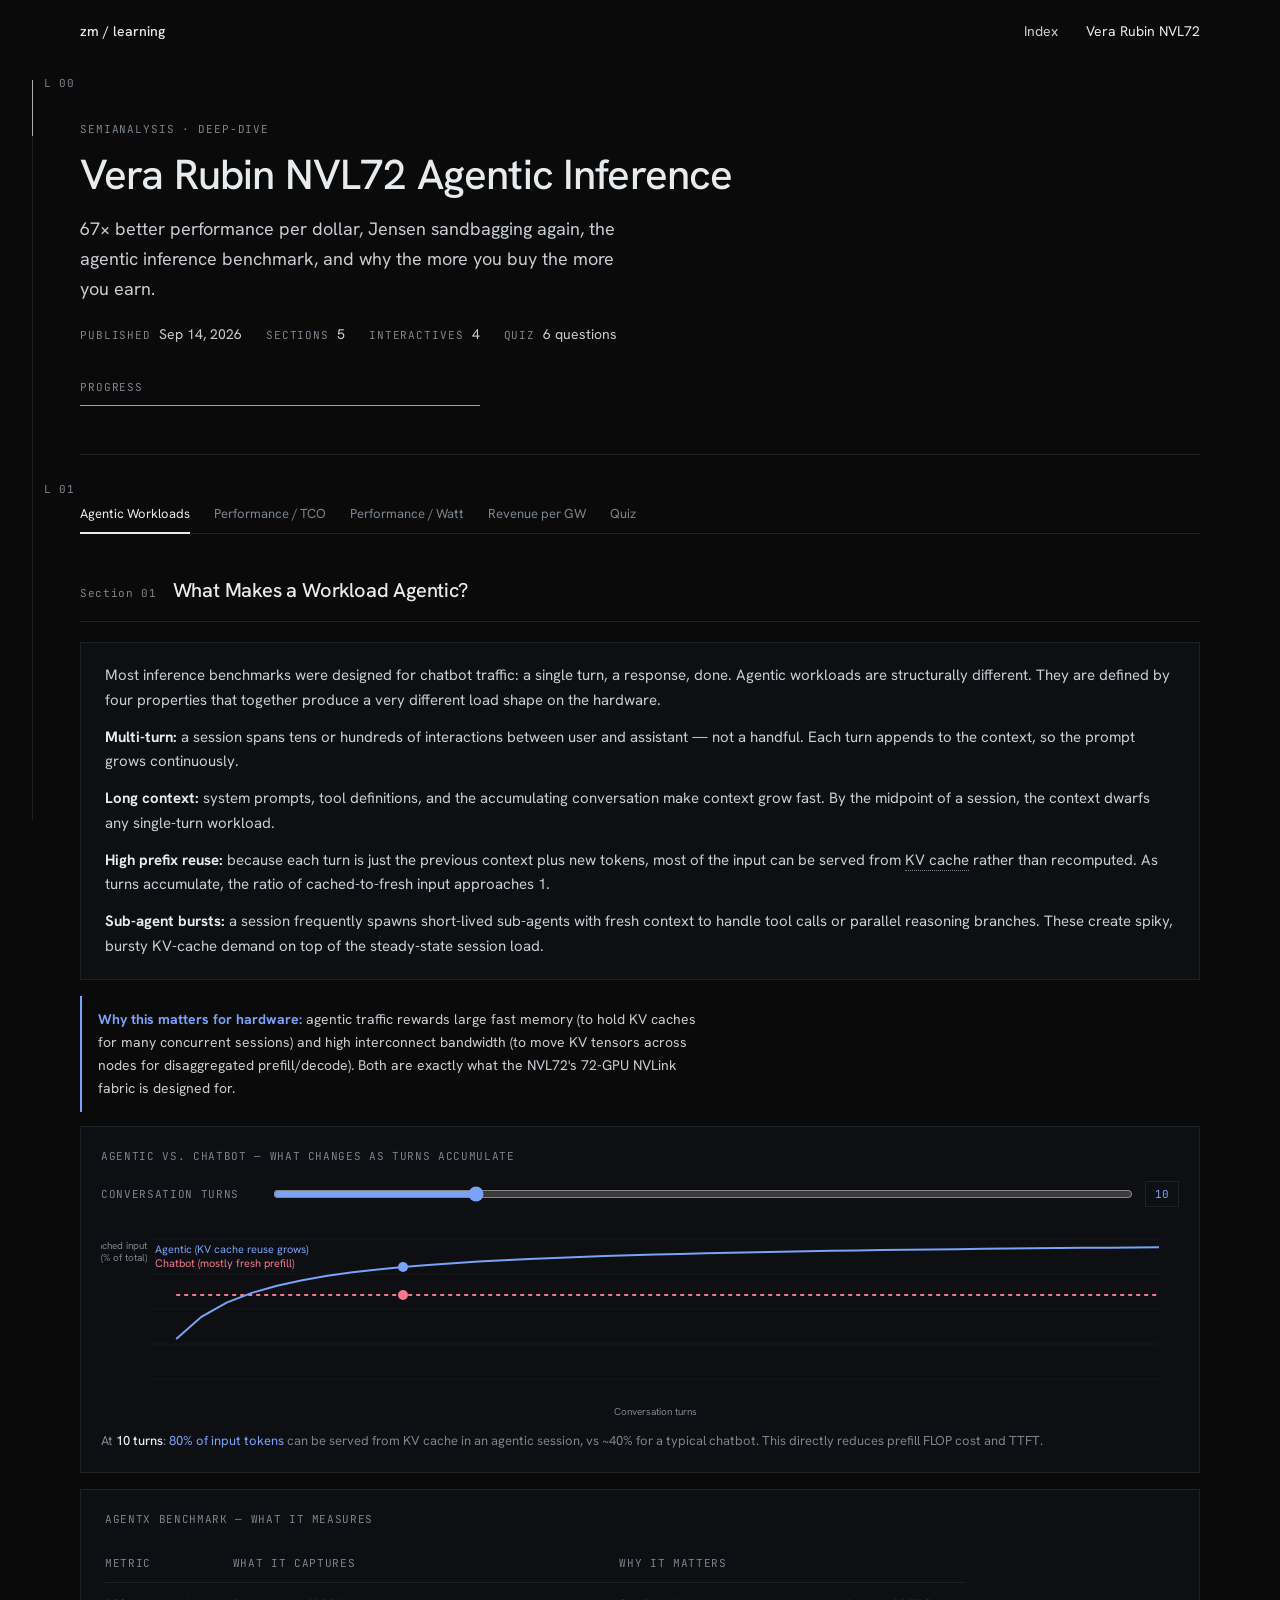
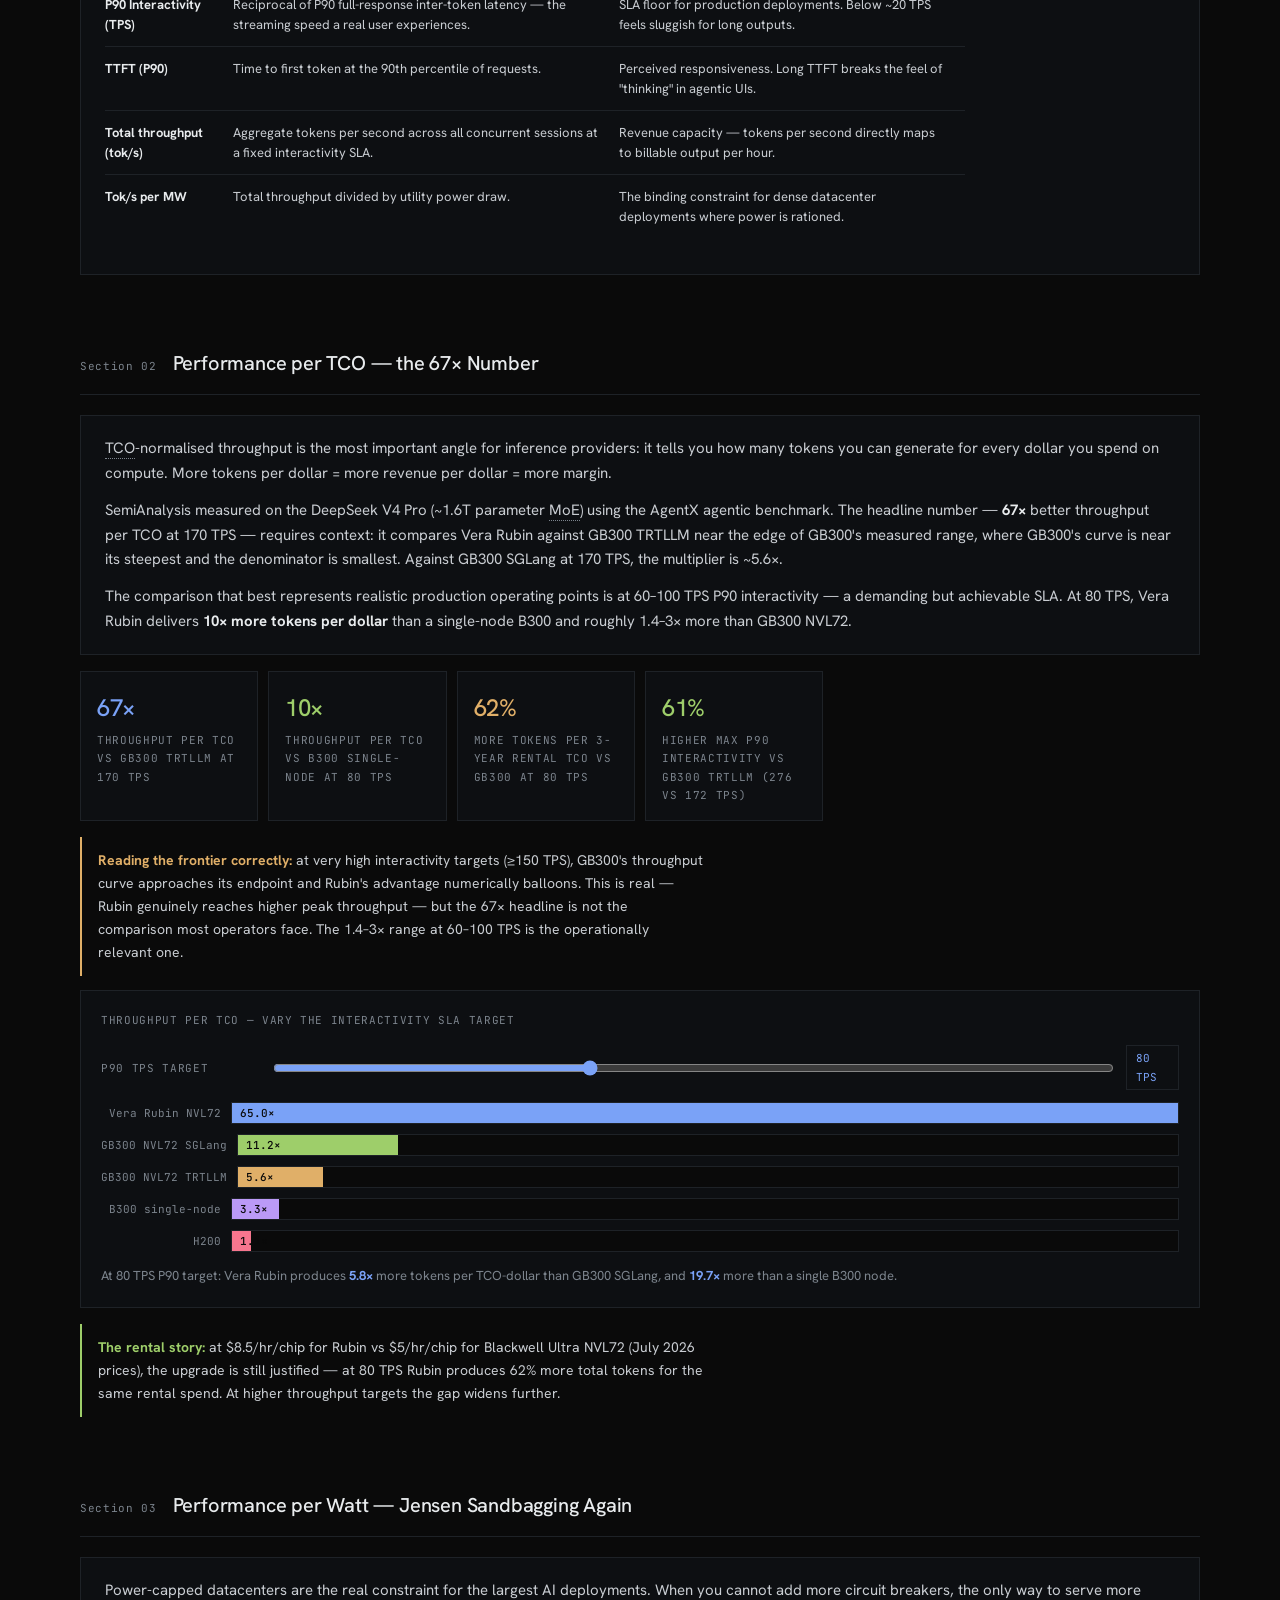
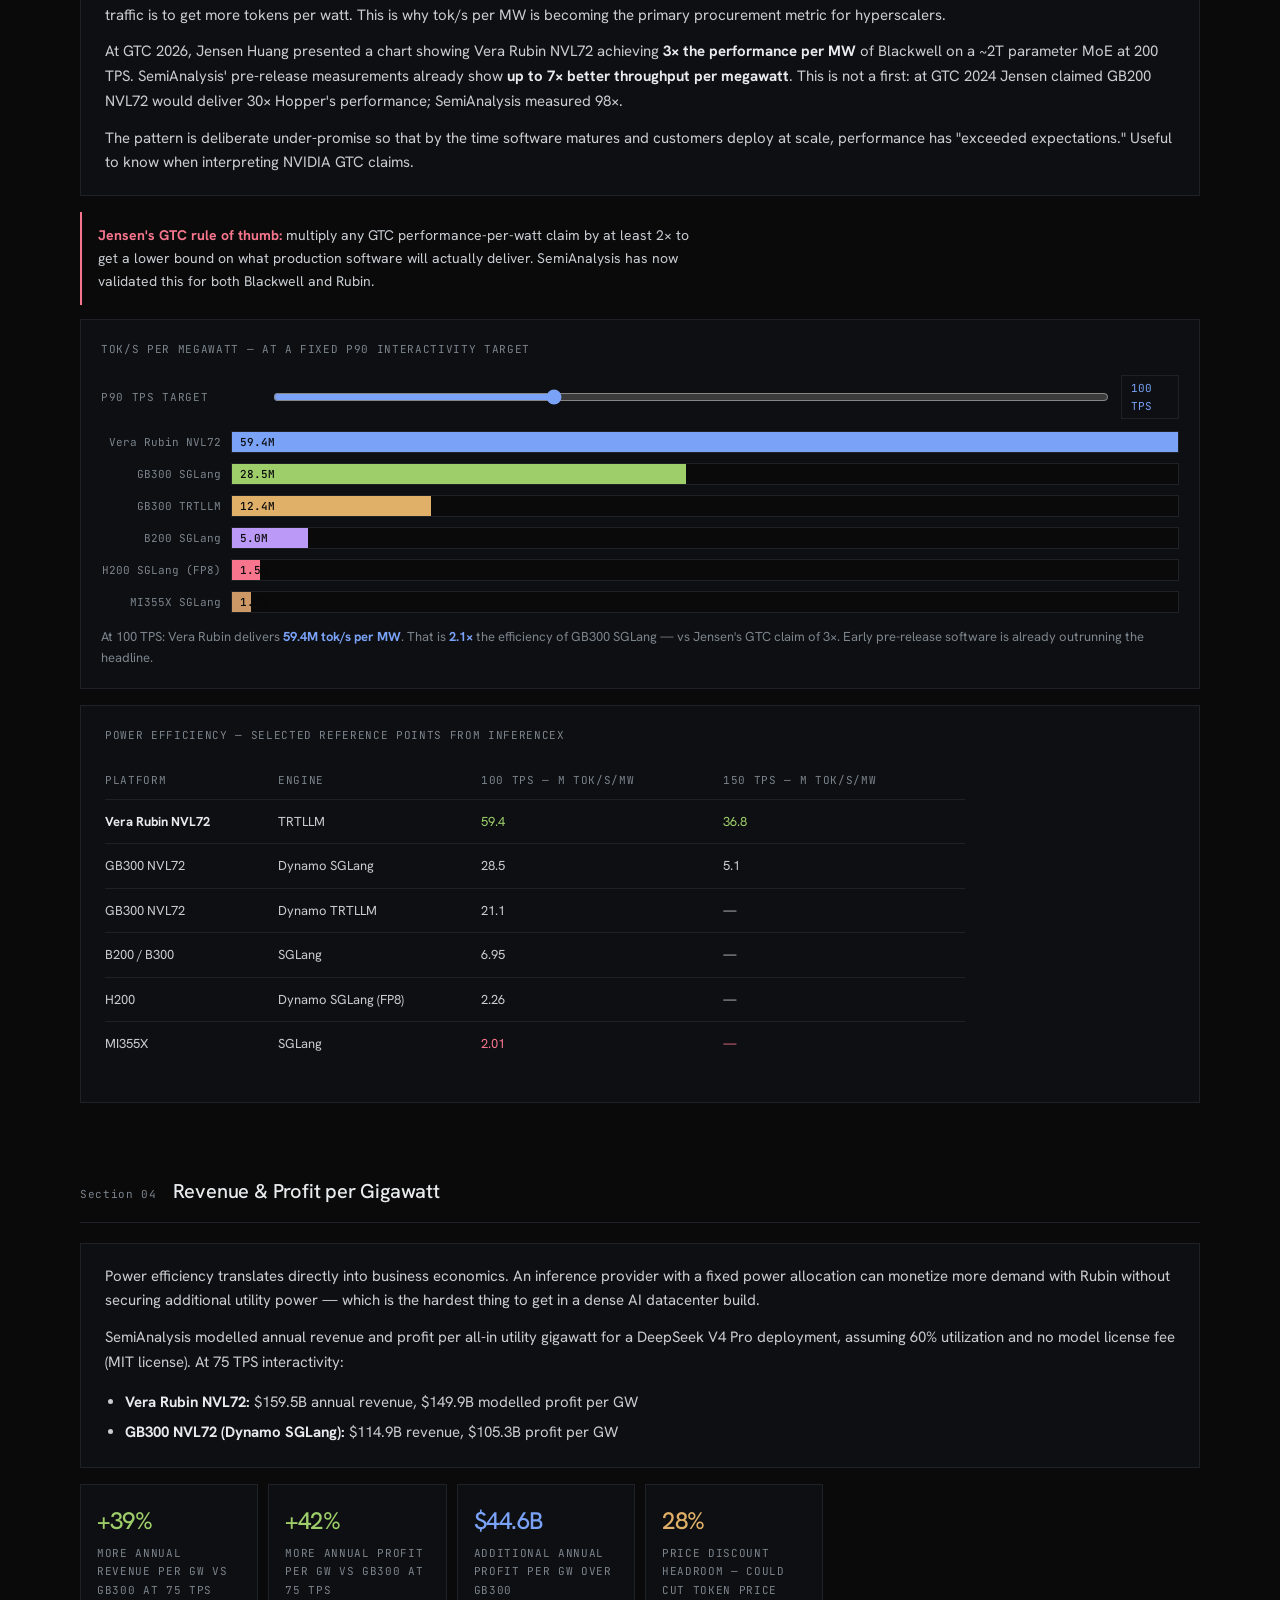
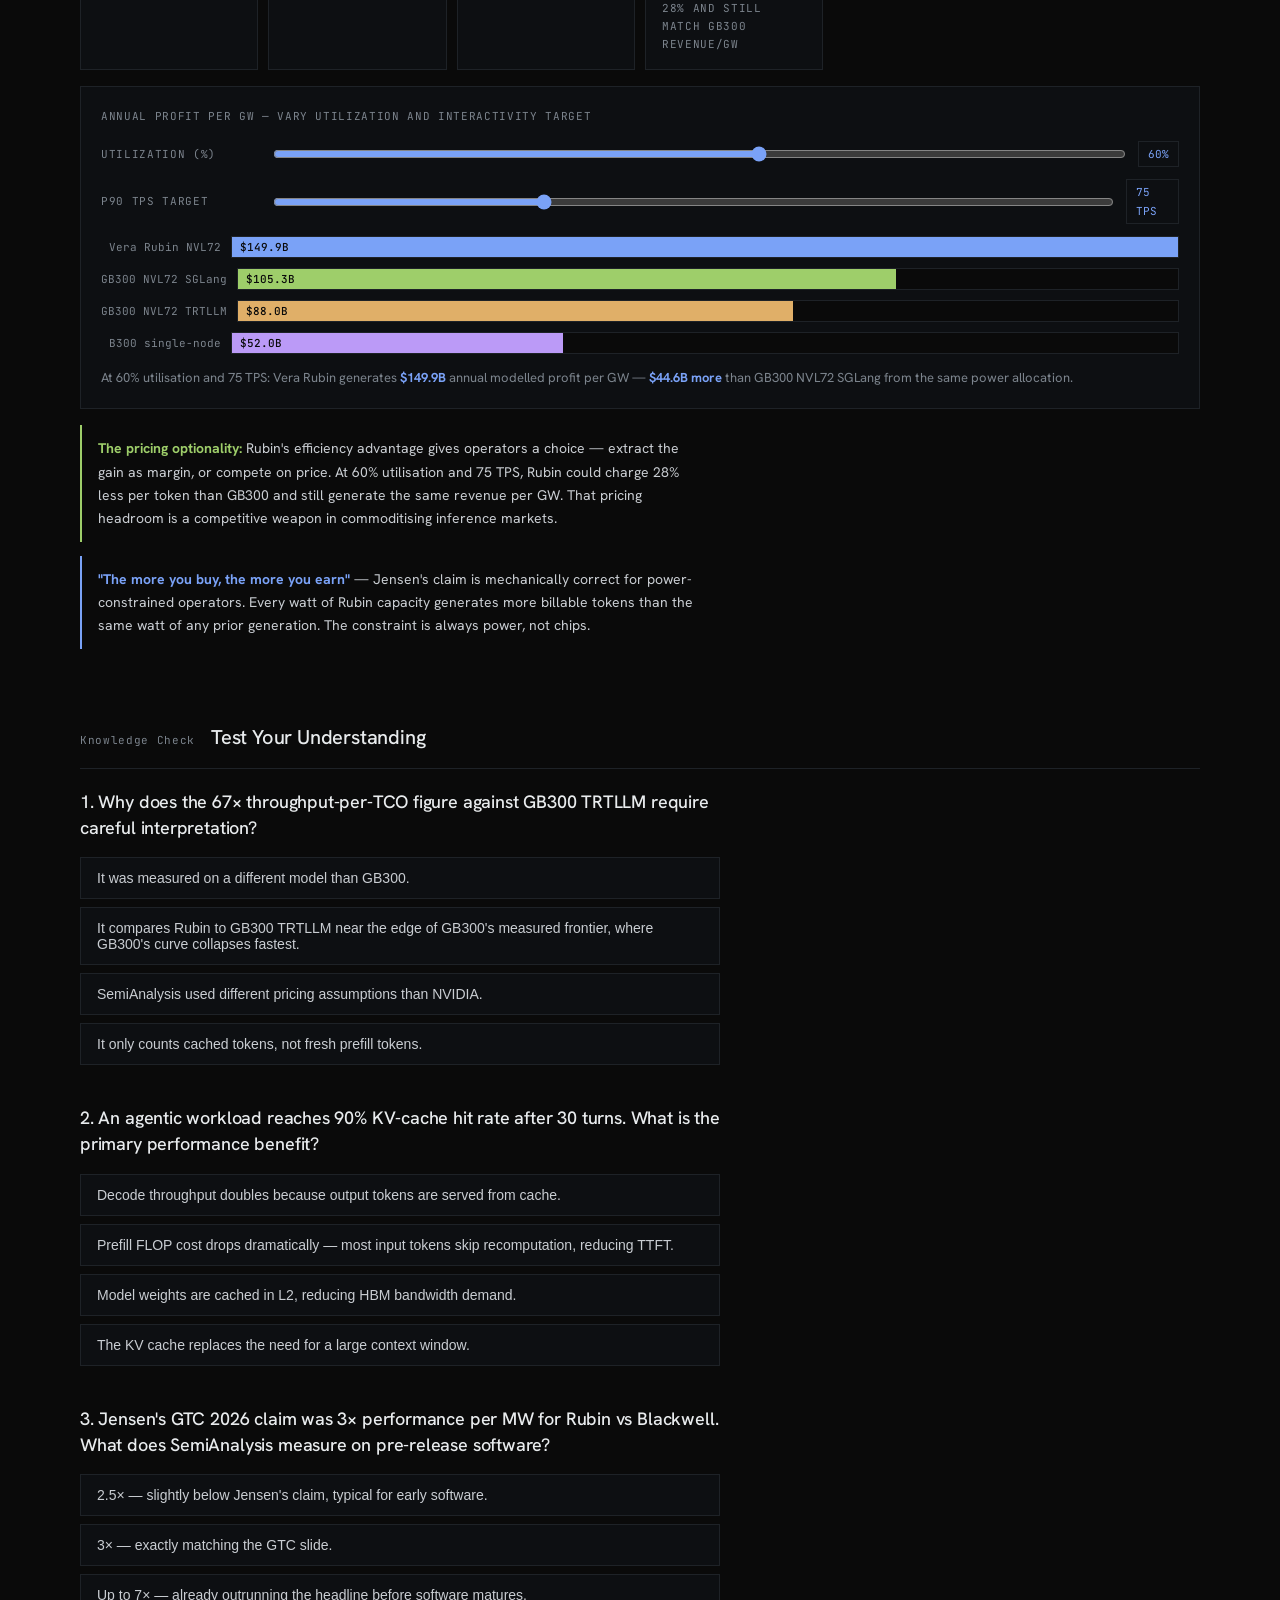
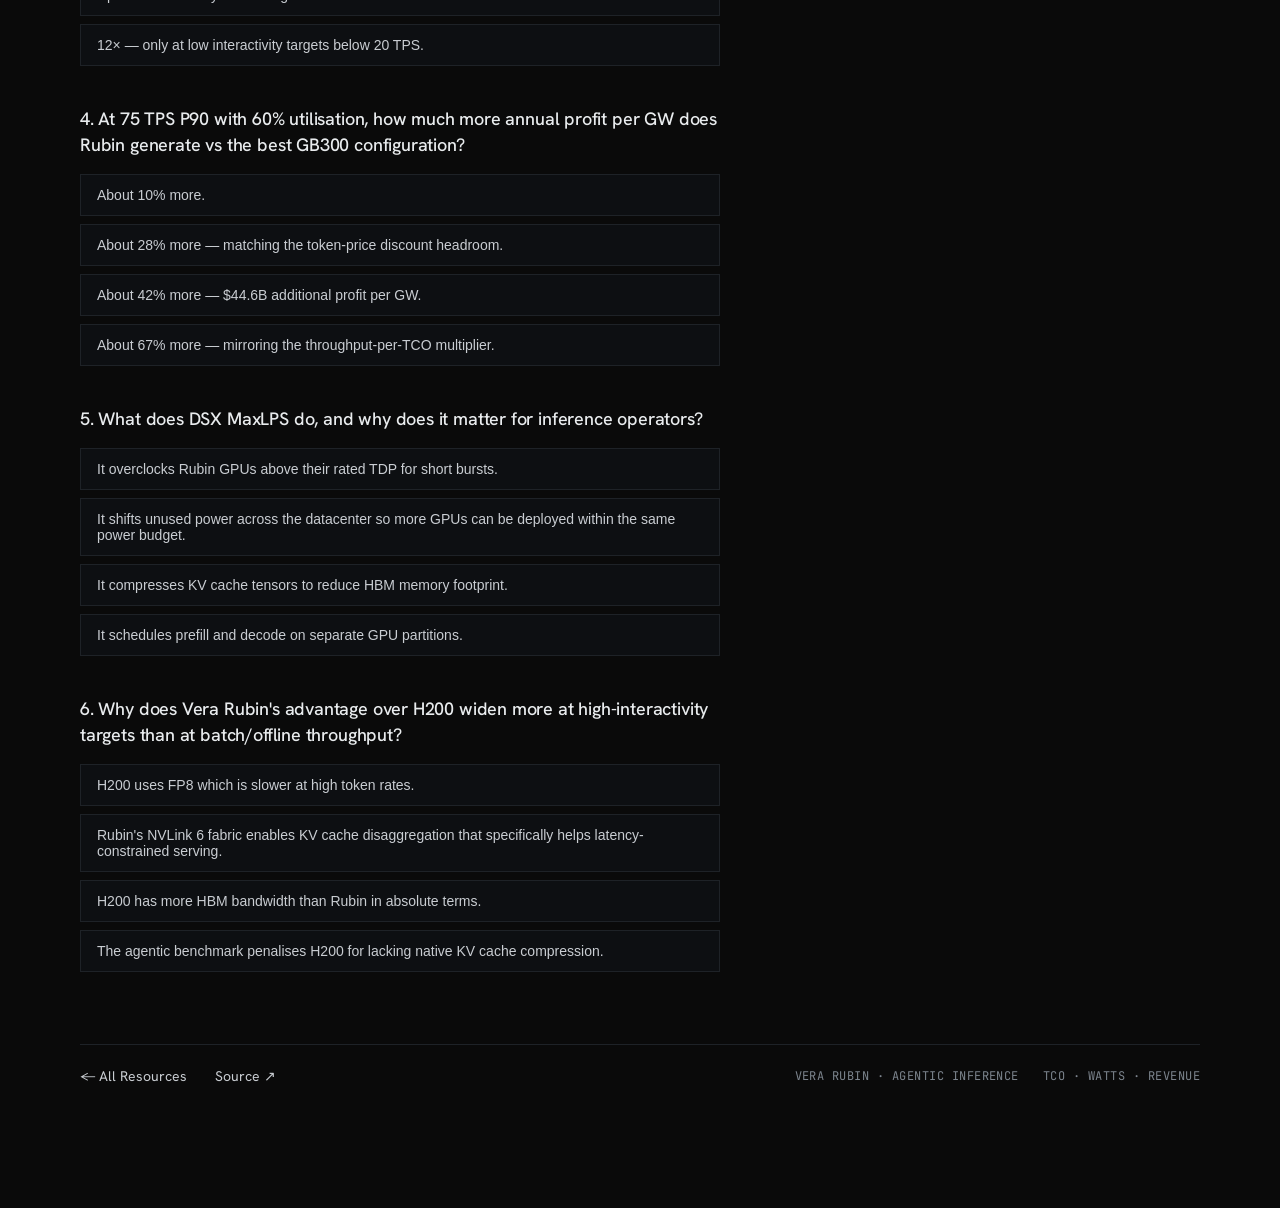
<file: semianalysis/vera_rubin_nvl72_agentic_inference/index.html>
<!DOCTYPE html>
<html lang="en">
<head>
  <meta charset="UTF-8">
  <meta name="viewport" content="width=device-width, initial-scale=1.0">
  <title>Vera Rubin NVL72 Agentic Inference — SemiAnalysis</title>
  <link rel="preconnect" href="https://fonts.googleapis.com">
  <link rel="preconnect" href="https://fonts.gstatic.com" crossorigin>
  <link href="https://fonts.googleapis.com/css2?family=Hanken+Grotesk:wght@400;500;600&family=JetBrains+Mono:wght@400;500&display=swap" rel="stylesheet">
  <style>
    *, *::before, *::after { box-sizing: border-box; margin: 0; padding: 0; }
    :root {
      --void:     #0A0A0A;
      --panel:    #0D0F12;
      --hairline: #1E2227;
      --muted:    #7C848D;
      --text:     #C9CDD2;
      --bright:   #E8EBED;
      --accent:   #7AA2F7;
      --good:     #9ECE6A;
      --warn:     #E0AF68;
      --danger:   #F7768E;
      --purple:   #BB9AF7;
      --mono: 'JetBrains Mono', ui-monospace, monospace;
      --sans: 'Hanken Grotesk', 'Helvetica Neue', Arial, sans-serif;
      --ease: cubic-bezier(.2,.7,.2,1);
    }
    html { scroll-behavior: smooth; }
    body { background: var(--void); color: var(--text); font-family: var(--sans); font-size: 15px; line-height: 1.65; min-height: 100vh; -webkit-font-smoothing: antialiased; }
    a { color: var(--bright); text-decoration: none; }
    a:hover { color: #fff; }

    /* Rail */
    .rail     { position: fixed; left: 32px; top: 80px; bottom: 80px; width: 1px; background: var(--hairline); pointer-events: none; z-index: 10; }
    .rail-cap { position: fixed; left: 32px; top: 80px; width: 1px; height: 56px; background: var(--bright); opacity: 0.7; pointer-events: none; z-index: 11; }
    .rail-label { position: fixed; left: 44px; font-family: var(--mono); font-size: 11px; letter-spacing: 0.06em; color: var(--muted); pointer-events: none; z-index: 11; }
    .rail-label.l0 { top: 74px; }
    .rail-label.l1 { top: 480px; }

    /* Nav */
    .site-nav { display: flex; justify-content: space-between; align-items: center; height: 64px; padding: 0 80px; }
    .site-nav .wordmark { font-size: 14px; font-weight: 500; color: var(--bright); }
    .site-nav .nav-links { display: flex; gap: 28px; font-size: 14px; }
    .site-nav .nav-links a { color: var(--text); }
    .site-nav .nav-links a.active { color: var(--bright); }

    /* Page shell */
    .page { padding: 0 80px 80px; }

    /* Hero */
    .hero { padding: 56px 0 48px; border-bottom: 1px solid var(--hairline); }
    .hero-eyebrow { font-family: var(--mono); font-size: 11px; letter-spacing: 0.08em; text-transform: uppercase; color: var(--muted); margin-bottom: 14px; }
    .hero h1 { font-size: clamp(26px, 3.5vw, 42px); font-weight: 500; color: var(--bright); line-height: 1.1; letter-spacing: -0.02em; max-width: 720px; margin-bottom: 16px; text-wrap: pretty; }
    .hero p { color: var(--text); font-size: 18px; line-height: 1.65; max-width: 560px; margin-bottom: 20px; text-wrap: pretty; }
    .hero-meta { display: flex; align-items: baseline; gap: 24px; margin-bottom: 28px; flex-wrap: wrap; }
    .hero-meta-item { display: flex; align-items: baseline; gap: 8px; }
    .hero-meta-label { font-family: var(--mono); font-size: 11px; letter-spacing: 0.08em; text-transform: uppercase; color: var(--muted); }
    .hero-meta-val { font-size: 14px; color: var(--text); }
    .progress-bar-wrap { background: var(--hairline); height: 1px; max-width: 400px; overflow: hidden; }
    .progress-bar-fill { background: var(--accent); height: 100%; width: 0%; transition: width 0.4s var(--ease); }

    /* Section nav pills */
    .sec-nav { display: flex; gap: 0; flex-wrap: wrap; border-bottom: 1px solid var(--hairline); margin: 40px 0; }
    .sec-btn { background: none; border: none; border-bottom: 2px solid transparent; color: var(--muted); padding: 10px 0; margin-right: 24px; margin-bottom: -1px; font-family: var(--sans); font-size: 13px; cursor: pointer; transition: color 0.15s, border-color 0.15s; white-space: nowrap; }
    .sec-btn:hover { color: var(--text); }
    .sec-btn.active { color: var(--bright); border-bottom-color: var(--bright); }

    /* Sections */
    .section { margin-bottom: 72px; scroll-margin-top: 20px; }
    .section-header { display: flex; align-items: baseline; gap: 16px; margin-bottom: 20px; border-bottom: 1px solid var(--hairline); padding-bottom: 14px; }
    .section-num { font-family: var(--mono); font-size: 11px; letter-spacing: 0.06em; color: var(--muted); flex-shrink: 0; }
    .section h2 { font-size: 20px; font-weight: 500; letter-spacing: -0.01em; color: var(--bright); }

    /* Cards */
    .card { background: var(--panel); border: 1px solid var(--hairline); padding: 20px 24px; margin-bottom: 16px; }
    .card p { color: var(--text); line-height: 1.65; margin-bottom: 12px; font-size: 15px; }
    .card p:last-child { margin-bottom: 0; }
    .card strong { color: var(--bright); }

    /* Callouts */
    .callout { border-left: 2px solid var(--accent); padding: 12px 16px; margin: 14px 0; font-size: 14px; color: var(--text); line-height: 1.65; max-width: 640px; }
    .callout strong { color: var(--accent); }
    .callout.warn { border-left-color: var(--warn); }
    .callout.warn strong { color: var(--warn); }
    .callout.tip  { border-left-color: var(--good); }
    .callout.tip  strong  { color: var(--good); }
    .callout.danger { border-left-color: var(--danger); }
    .callout.danger strong { color: var(--danger); }

    /* Tooltips */
    [data-tip] { position: relative; border-bottom: 1px dotted var(--muted); cursor: help; }
    [data-tip]::after { content: attr(data-tip); position: absolute; bottom: calc(100% + 8px); left: 50%; transform: translateX(-50%); background: var(--panel); border: 1px solid var(--hairline); color: var(--text); font-size: 12px; line-height: 1.5; font-family: var(--sans); padding: 8px 12px; width: 240px; pointer-events: none; opacity: 0; transition: opacity 0.15s; z-index: 100; text-align: left; }
    [data-tip]:hover::after { opacity: 1; }

    /* Buttons */
    .btn { background: none; border: 1px solid var(--hairline); color: var(--text); font-family: var(--sans); font-size: 13px; padding: 7px 18px; cursor: pointer; transition: border-color 0.15s, color 0.15s; }
    .btn:hover { border-color: var(--bright); color: var(--bright); }
    .btn.primary { border-color: var(--accent); color: var(--accent); }
    .btn.primary:hover { background: var(--accent); color: var(--void); }

    /* Mono chip */
    .chip { font-family: var(--mono); font-size: 11px; background: var(--panel); border: 1px solid var(--hairline); padding: 3px 9px; color: var(--accent); display: inline-block; }

    /* Comparison table */
    .cmp-tbl { width: 100%; border-collapse: collapse; font-size: 13px; margin: 16px 0; max-width: 860px; }
    .cmp-tbl th { font-family: var(--mono); font-size: 11px; letter-spacing: 0.06em; text-transform: uppercase; color: var(--muted); text-align: left; padding: 10px 16px 10px 0; border-bottom: 1px solid var(--hairline); font-weight: 400; }
    .cmp-tbl td { padding: 12px 16px 12px 0; border-bottom: 1px solid var(--hairline); color: var(--text); vertical-align: top; line-height: 1.5; }
    .cmp-tbl tr:last-child td { border-bottom: none; }
    .cmp-tbl tr:hover td { color: var(--bright); }
    .good-cell { color: var(--good) !important; }
    .bad-cell  { color: var(--danger) !important; }
    .warn-cell { color: var(--warn) !important; }

    /* Stat cards */
    .stat-grid { display: grid; grid-template-columns: repeat(auto-fill, minmax(160px, 1fr)); gap: 10px; margin: 16px 0; }
    .stat-card { background: var(--panel); border: 1px solid var(--hairline); padding: 16px; }
    .stat-val { font-size: 24px; font-weight: 500; letter-spacing: -0.02em; color: var(--bright); margin-bottom: 4px; }
    .stat-label { font-family: var(--mono); font-size: 11px; text-transform: uppercase; letter-spacing: 0.06em; color: var(--muted); }

    /* Sliders */
    input[type=range] { accent-color: var(--accent); cursor: pointer; width: 100%; }
    .slider-row { display: flex; align-items: center; gap: 12px; margin-bottom: 12px; }
    .slider-row label { font-family: var(--mono); font-size: 11px; text-transform: uppercase; letter-spacing: 0.06em; color: var(--muted); white-space: nowrap; min-width: 160px; }

    /* Canvas */
    .canvas-wrap { background: var(--panel); border: 1px solid var(--hairline); overflow: hidden; margin-bottom: 16px; }
    canvas { display: block; width: 100%; }

    /* Interactive panel */
    .interactive { background: var(--panel); border: 1px solid var(--hairline); padding: 20px; margin-bottom: 16px; }
    .interactive-label { font-family: var(--mono); font-size: 11px; text-transform: uppercase; letter-spacing: 0.06em; color: var(--muted); margin-bottom: 16px; }

    /* Bar chart rows */
    .bar-row { display: flex; align-items: center; gap: 10px; margin-bottom: 10px; }
    .bar-label { font-family: var(--mono); font-size: 11px; color: var(--muted); min-width: 120px; text-align: right; }
    .bar-bg { flex: 1; background: var(--void); border: 1px solid var(--hairline); height: 22px; overflow: hidden; }
    .bar-fill { height: 100%; display: flex; align-items: center; padding-left: 8px; font-family: var(--mono); font-size: 11px; color: var(--void); transition: width 0.6s var(--ease); min-width: 0; font-weight: 500; }

    /* Quiz */
    .quiz-q { font-size: 18px; font-weight: 500; color: var(--bright); margin-bottom: 16px; max-width: 640px; line-height: 1.45; letter-spacing: -0.01em; }
    .quiz-options { display: grid; gap: 8px; margin-bottom: 14px; max-width: 640px; }
    .quiz-opt { background: var(--panel); border: 1px solid var(--hairline); padding: 12px 16px; cursor: pointer; font-size: 14px; color: var(--text); transition: border-color 0.15s, color 0.15s; text-align: left; }
    .quiz-opt:hover { border-color: var(--accent); color: var(--bright); }
    .quiz-opt.correct { border-color: var(--good); color: var(--good); cursor: default; }
    .quiz-opt.wrong   { border-color: var(--danger); color: var(--danger); cursor: default; }
    .quiz-opt.disabled { cursor: default; pointer-events: none; }
    .quiz-feedback { font-size: 13px; line-height: 1.65; display: none; border-left: 2px solid var(--hairline); padding: 10px 14px; color: var(--muted); max-width: 640px; }
    .quiz-feedback.show { display: block; }
    .quiz-feedback.ok  { border-left-color: var(--good); }
    .quiz-feedback.bad { border-left-color: var(--danger); }

    /* Footer */
    .site-footer { margin: 64px 0 0; padding: 20px 0 40px; border-top: 1px solid var(--hairline); display: flex; justify-content: space-between; align-items: center; }
    .site-footer .links { display: flex; gap: 28px; font-size: 14px; }
    .site-footer .links a { display: flex; align-items: center; gap: 6px; color: var(--text); }
    .site-footer .meta { display: flex; gap: 24px; font-family: var(--mono); font-size: 12px; letter-spacing: 0.04em; color: var(--muted); }

    /* Animations */
    @keyframes rise { from { opacity: 0; transform: translateY(10px); } to { opacity: 1; transform: none; } }
    .rise { animation: rise 700ms var(--ease) both; }
    @media (prefers-reduced-motion: reduce) { .rise { animation: none; } }

    /* Scrollbar */
    ::-webkit-scrollbar { width: 6px; height: 6px; }
    ::-webkit-scrollbar-track { background: var(--void); }
    ::-webkit-scrollbar-thumb { background: var(--hairline); }

    @media (max-width: 720px) {
      .rail, .rail-cap, .rail-label { left: 11px; }
      .site-nav, .page { padding-left: 24px; padding-right: 24px; }
      .site-footer { flex-direction: column; gap: 16px; }
    }
  </style>
</head>
<body>

  <div class="rail"></div>
  <div class="rail-cap"></div>
  <span class="rail-label l0">L 00</span>
  <span class="rail-label l1">L 01</span>

  <nav class="site-nav">
    <a href="../../index.html" class="wordmark">zm / learning</a>
    <div class="nav-links">
      <a href="../../index.html">Index</a>
      <a href="#" class="active">Vera Rubin NVL72</a>
    </div>
  </nav>

  <div class="page">
    <div class="hero rise">
      <div class="hero-eyebrow">SemiAnalysis · Deep-Dive</div>
      <h1>Vera Rubin NVL72 Agentic Inference</h1>
      <p>67× better performance per dollar, Jensen sandbagging again, the agentic inference benchmark, and why the more you buy the more you earn.</p>
      <div class="hero-meta">
        <div class="hero-meta-item"><span class="hero-meta-label">Published</span><span class="hero-meta-val">Sep 14, 2026</span></div>
        <div class="hero-meta-item"><span class="hero-meta-label">Sections</span><span class="hero-meta-val">5</span></div>
        <div class="hero-meta-item"><span class="hero-meta-label">Interactives</span><span class="hero-meta-val">4</span></div>
        <div class="hero-meta-item"><span class="hero-meta-label">Quiz</span><span class="hero-meta-val">6 questions</span></div>
      </div>
      <div style="margin-bottom:6px;"><span class="hero-meta-label">Progress</span></div>
      <div class="progress-bar-wrap"><div class="progress-bar-fill" id="progress-fill"></div></div>
    </div>

    <div class="sec-nav" id="sec-nav">
      <button class="sec-btn active" data-sec="agentic">Agentic Workloads</button>
      <button class="sec-btn" data-sec="tco">Performance / TCO</button>
      <button class="sec-btn" data-sec="watts">Performance / Watt</button>
      <button class="sec-btn" data-sec="revenue">Revenue per GW</button>
      <button class="sec-btn" data-sec="quiz">Quiz</button>
    </div>

    <!-- ═══════════════════════════════════════════════════════
         SECTION 1 — Agentic Workload Primer
    ══════════════════════════════════════════════════════════ -->
    <div class="section" id="agentic">
      <div class="section-header">
        <span class="section-num">Section 01</span>
        <h2>What Makes a Workload Agentic?</h2>
      </div>
      <div class="card">
        <p>Most inference benchmarks were designed for chatbot traffic: a single turn, a response, done. Agentic workloads are structurally different. They are defined by four properties that together produce a very different load shape on the hardware.</p>
        <p><strong>Multi-turn:</strong> a session spans tens or hundreds of interactions between user and assistant — not a handful. Each turn appends to the context, so the prompt grows continuously.</p>
        <p><strong>Long context:</strong> system prompts, tool definitions, and the accumulating conversation make context grow fast. By the midpoint of a session, the context dwarfs any single-turn workload.</p>
        <p><strong>High prefix reuse:</strong> because each turn is just the previous context plus new tokens, most of the input can be served from <span data-tip="KV cache stores the key and value tensors from the attention computation for previously-seen tokens. Re-using the cache avoids recomputing attention for the shared prefix, dramatically reducing TTFT.">KV cache</span> rather than recomputed. As turns accumulate, the ratio of cached-to-fresh input approaches 1.</p>
        <p><strong>Sub-agent bursts:</strong> a session frequently spawns short-lived sub-agents with fresh context to handle tool calls or parallel reasoning branches. These create spiky, bursty KV-cache demand on top of the steady-state session load.</p>
      </div>
      <div class="callout">
        <strong>Why this matters for hardware:</strong> agentic traffic rewards large fast memory (to hold KV caches for many concurrent sessions) and high interconnect bandwidth (to move KV tensors across nodes for disaggregated prefill/decode). Both are exactly what the NVL72's 72-GPU NVLink fabric is designed for.
      </div>

      <!-- Interactive: agentic vs chatbot load comparison -->
      <div class="interactive">
        <div class="interactive-label">Agentic vs. chatbot — what changes as turns accumulate</div>
        <div class="slider-row">
          <label>Conversation turns</label>
          <input type="range" id="turnSlider" min="1" max="40" value="10" step="1">
          <div class="chip" id="turnVal">10</div>
        </div>
        <canvas id="agenticCanvas" height="200"></canvas>
        <div id="agenticVerdict" style="margin-top:12px;font-size:13px;color:var(--muted);line-height:1.6;"></div>
      </div>

      <!-- Benchmark comparison table -->
      <div class="card">
        <div style="font-family:var(--mono);font-size:11px;text-transform:uppercase;letter-spacing:0.06em;color:var(--muted);margin-bottom:14px;">AgentX benchmark — what it measures</div>
        <table class="cmp-tbl">
          <thead><tr><th>Metric</th><th>What it captures</th><th>Why it matters</th></tr></thead>
          <tbody>
            <tr>
              <td><strong>P90 Interactivity (TPS)</strong></td>
              <td>Reciprocal of P90 full-response inter-token latency — the streaming speed a real user experiences.</td>
              <td>SLA floor for production deployments. Below ~20 TPS feels sluggish for long outputs.</td>
            </tr>
            <tr>
              <td><strong>TTFT (P90)</strong></td>
              <td>Time to first token at the 90th percentile of requests.</td>
              <td>Perceived responsiveness. Long TTFT breaks the feel of "thinking" in agentic UIs.</td>
            </tr>
            <tr>
              <td><strong>Total throughput (tok/s)</strong></td>
              <td>Aggregate tokens per second across all concurrent sessions at a fixed interactivity SLA.</td>
              <td>Revenue capacity — tokens per second directly maps to billable output per hour.</td>
            </tr>
            <tr>
              <td><strong>Tok/s per MW</strong></td>
              <td>Total throughput divided by utility power draw.</td>
              <td>The binding constraint for dense datacenter deployments where power is rationed.</td>
            </tr>
          </tbody>
        </table>
      </div>
    </div>

    <!-- ═══════════════════════════════════════════════════════
         SECTION 2 — Performance per TCO
    ══════════════════════════════════════════════════════════ -->
    <div class="section" id="tco">
      <div class="section-header">
        <span class="section-num">Section 02</span>
        <h2>Performance per TCO — the 67× Number</h2>
      </div>
      <div class="card">
        <p><span data-tip="Total Cost of Ownership — all-in cost including server capex, networking, colocation, power, and cost of capital, spread over the assumed useful life of the hardware.">TCO</span>-normalised throughput is the most important angle for inference providers: it tells you how many tokens you can generate for every dollar you spend on compute. More tokens per dollar = more revenue per dollar = more margin.</p>
        <p>SemiAnalysis measured on the DeepSeek V4 Pro (~1.6T parameter <span data-tip="Mixture of Experts — a model architecture where only a subset of parameters (the experts) are active for each token. Enables very large total parameter counts at manageable FLOP cost per token.">MoE</span>) using the AgentX agentic benchmark. The headline number — <strong>67×</strong> better throughput per TCO at 170 TPS — requires context: it compares Vera Rubin against GB300 TRTLLM near the edge of GB300's measured range, where GB300's curve is near its steepest and the denominator is smallest. Against GB300 SGLang at 170 TPS, the multiplier is ~5.6×.</p>
        <p>The comparison that best represents realistic production operating points is at 60–100 TPS P90 interactivity — a demanding but achievable SLA. At 80 TPS, Vera Rubin delivers <strong>10× more tokens per dollar</strong> than a single-node B300 and roughly 1.4–3× more than GB300 NVL72.</p>
      </div>

      <div class="stat-grid">
        <div class="stat-card">
          <div class="stat-val" style="color:var(--accent);">67×</div>
          <div class="stat-label">Throughput per TCO vs GB300 TRTLLM at 170 TPS</div>
        </div>
        <div class="stat-card">
          <div class="stat-val" style="color:var(--good);">10×</div>
          <div class="stat-label">Throughput per TCO vs B300 single-node at 80 TPS</div>
        </div>
        <div class="stat-card">
          <div class="stat-val" style="color:var(--warn);">62%</div>
          <div class="stat-label">More tokens per 3-year rental TCO vs GB300 at 80 TPS</div>
        </div>
        <div class="stat-card">
          <div class="stat-val" style="color:var(--good);">61%</div>
          <div class="stat-label">Higher max P90 interactivity vs GB300 TRTLLM (276 vs 172 TPS)</div>
        </div>
      </div>

      <div class="callout warn">
        <strong>Reading the frontier correctly:</strong> at very high interactivity targets (≥150 TPS), GB300's throughput curve approaches its endpoint and Rubin's advantage numerically balloons. This is real — Rubin genuinely reaches higher peak throughput — but the 67× headline is not the comparison most operators face. The 1.4–3× range at 60–100 TPS is the operationally relevant one.
      </div>

      <!-- Interactive: throughput / TCO explorer -->
      <div class="interactive">
        <div class="interactive-label">Throughput per TCO — vary the interactivity SLA target</div>
        <div class="slider-row">
          <label>P90 TPS target</label>
          <input type="range" id="tpsSlider" min="20" max="180" value="80" step="10">
          <div class="chip" id="tpsVal">80 TPS</div>
        </div>
        <div id="tcoBars" style="margin-top:8px;"></div>
        <div id="tcoVerdict" style="margin-top:14px;font-size:13px;color:var(--muted);line-height:1.6;"></div>
      </div>

      <div class="callout tip">
        <strong>The rental story:</strong> at $8.5/hr/chip for Rubin vs $5/hr/chip for Blackwell Ultra NVL72 (July 2026 prices), the upgrade is still justified — at 80 TPS Rubin produces 62% more total tokens for the same rental spend. At higher throughput targets the gap widens further.
      </div>
    </div>

    <!-- ═══════════════════════════════════════════════════════
         SECTION 3 — Performance per Watt / Jensen Sandbagging
    ══════════════════════════════════════════════════════════ -->
    <div class="section" id="watts">
      <div class="section-header">
        <span class="section-num">Section 03</span>
        <h2>Performance per Watt — Jensen Sandbagging Again</h2>
      </div>
      <div class="card">
        <p>Power-capped datacenters are the real constraint for the largest AI deployments. When you cannot add more circuit breakers, the only way to serve more traffic is to get more tokens per watt. This is why tok/s per MW is becoming the primary procurement metric for hyperscalers.</p>
        <p>At GTC 2026, Jensen Huang presented a chart showing Vera Rubin NVL72 achieving <strong>3× the performance per MW</strong> of Blackwell on a ~2T parameter MoE at 200 TPS. SemiAnalysis' pre-release measurements already show <strong>up to 7× better throughput per megawatt</strong>. This is not a first: at GTC 2024 Jensen claimed GB200 NVL72 would deliver 30× Hopper's performance; SemiAnalysis measured 98×.</p>
        <p>The pattern is deliberate under-promise so that by the time software matures and customers deploy at scale, performance has "exceeded expectations." Useful to know when interpreting NVIDIA GTC claims.</p>
      </div>

      <div class="callout danger">
        <strong>Jensen's GTC rule of thumb:</strong> multiply any GTC performance-per-watt claim by at least 2× to get a lower bound on what production software will actually deliver. SemiAnalysis has now validated this for both Blackwell and Rubin.
      </div>

      <!-- Interactive: power efficiency comparison -->
      <div class="interactive">
        <div class="interactive-label">Tok/s per megawatt — at a fixed P90 interactivity target</div>
        <div class="slider-row">
          <label>P90 TPS target</label>
          <input type="range" id="wattTpsSlider" min="50" max="200" value="100" step="10">
          <div class="chip" id="wattTpsVal">100 TPS</div>
        </div>
        <div id="wattBars" style="margin-top:8px;"></div>
        <div id="wattVerdict" style="margin-top:14px;font-size:13px;color:var(--muted);line-height:1.6;"></div>
      </div>

      <div class="card">
        <div style="font-family:var(--mono);font-size:11px;text-transform:uppercase;letter-spacing:0.06em;color:var(--muted);margin-bottom:14px;">Power efficiency — selected reference points from InferenceX</div>
        <table class="cmp-tbl">
          <thead><tr><th>Platform</th><th>Engine</th><th>100 TPS — M tok/s/MW</th><th>150 TPS — M tok/s/MW</th></tr></thead>
          <tbody>
            <tr>
              <td><strong>Vera Rubin NVL72</strong></td>
              <td>TRTLLM</td>
              <td class="good-cell">59.4</td>
              <td class="good-cell">36.8</td>
            </tr>
            <tr>
              <td>GB300 NVL72</td>
              <td>Dynamo SGLang</td>
              <td>28.5</td>
              <td>5.1</td>
            </tr>
            <tr>
              <td>GB300 NVL72</td>
              <td>Dynamo TRTLLM</td>
              <td>21.1</td>
              <td>—</td>
            </tr>
            <tr>
              <td>B200 / B300</td>
              <td>SGLang</td>
              <td>6.95</td>
              <td>—</td>
            </tr>
            <tr>
              <td>H200</td>
              <td>Dynamo SGLang (FP8)</td>
              <td>2.26</td>
              <td>—</td>
            </tr>
            <tr>
              <td>MI355X</td>
              <td>SGLang</td>
              <td class="bad-cell">2.01</td>
              <td class="bad-cell">—</td>
            </tr>
          </tbody>
        </table>
      </div>
    </div>

    <!-- ═══════════════════════════════════════════════════════
         SECTION 4 — Revenue and Profit per GW
    ══════════════════════════════════════════════════════════ -->
    <div class="section" id="revenue">
      <div class="section-header">
        <span class="section-num">Section 04</span>
        <h2>Revenue &amp; Profit per Gigawatt</h2>
      </div>
      <div class="card">
        <p>Power efficiency translates directly into business economics. An inference provider with a fixed power allocation can monetize more demand with Rubin without securing additional utility power — which is the hardest thing to get in a dense AI datacenter build.</p>
        <p>SemiAnalysis modelled annual revenue and profit per all-in utility gigawatt for a DeepSeek V4 Pro deployment, assuming 60% utilization and no model license fee (MIT license). At 75 TPS interactivity:</p>
        <ul style="margin:10px 0 0 20px;color:var(--text);line-height:2;">
          <li><strong>Vera Rubin NVL72:</strong> $159.5B annual revenue, $149.9B modelled profit per GW</li>
          <li><strong>GB300 NVL72 (Dynamo SGLang):</strong> $114.9B revenue, $105.3B profit per GW</li>
        </ul>
      </div>

      <div class="stat-grid">
        <div class="stat-card">
          <div class="stat-val" style="color:var(--good);">+39%</div>
          <div class="stat-label">More annual revenue per GW vs GB300 at 75 TPS</div>
        </div>
        <div class="stat-card">
          <div class="stat-val" style="color:var(--good);">+42%</div>
          <div class="stat-label">More annual profit per GW vs GB300 at 75 TPS</div>
        </div>
        <div class="stat-card">
          <div class="stat-val" style="color:var(--accent);">$44.6B</div>
          <div class="stat-label">Additional annual profit per GW over GB300</div>
        </div>
        <div class="stat-card">
          <div class="stat-val" style="color:var(--warn);">28%</div>
          <div class="stat-label">Price discount headroom — could cut token price 28% and still match GB300 revenue/GW</div>
        </div>
      </div>

      <!-- Interactive: revenue per GW calculator -->
      <div class="interactive">
        <div class="interactive-label">Annual profit per GW — vary utilization and interactivity target</div>
        <div class="slider-row">
          <label>Utilization (%)</label>
          <input type="range" id="utilSlider" min="20" max="90" value="60" step="5">
          <div class="chip" id="utilVal">60%</div>
        </div>
        <div class="slider-row">
          <label>P90 TPS target</label>
          <input type="range" id="revTpsSlider" min="40" max="150" value="75" step="5">
          <div class="chip" id="revTpsVal">75 TPS</div>
        </div>
        <div id="revBars" style="margin-top:8px;"></div>
        <div id="revVerdict" style="margin-top:14px;font-size:13px;color:var(--muted);line-height:1.6;"></div>
      </div>

      <div class="callout tip">
        <strong>The pricing optionality:</strong> Rubin's efficiency advantage gives operators a choice — extract the gain as margin, or compete on price. At 60% utilisation and 75 TPS, Rubin could charge 28% less per token than GB300 and still generate the same revenue per GW. That pricing headroom is a competitive weapon in commoditising inference markets.
      </div>

      <div class="callout">
        <strong>"The more you buy, the more you earn"</strong> — Jensen's claim is mechanically correct for power-constrained operators. Every watt of Rubin capacity generates more billable tokens than the same watt of any prior generation. The constraint is always power, not chips.
      </div>
    </div>

    <!-- ═══════════════════════════════════════════════════════
         SECTION 5 — Quiz
    ══════════════════════════════════════════════════════════ -->
    <div class="section" id="quiz">
      <div class="section-header">
        <span class="section-num">Knowledge Check</span>
        <h2>Test Your Understanding</h2>
      </div>
      <div id="quizMount"></div>
    </div>

    <footer class="site-footer">
      <div class="links">
        <a href="../../index.html">← All Resources</a>
        <a href="https://newsletter.semianalysis.com/p/vera-rubin-nvl72-agentic-inference" target="_blank" rel="noopener">Source ↗</a>
      </div>
      <div class="meta">
        <span>VERA RUBIN · AGENTIC INFERENCE</span>
        <span>TCO · WATTS · REVENUE</span>
      </div>
    </footer>
  </div>

<script>
// ── Utils ──────────────────────────────────────────────────────────────────
const qs  = (s, r = document) => r.querySelector(s);
const qsa = (s, r = document) => [...r.querySelectorAll(s)];

// ── Progress ──────────────────────────────────────────────────────────────
const SECTION_IDS = ['agentic','tco','watts','revenue','quiz'];
const visited = new Set();
function markVisited(id) {
  visited.add(id);
  const pct = Math.round((visited.size / SECTION_IDS.length) * 100);
  qs('#progress-fill').style.width = pct + '%';
}
const sectionObserver = new IntersectionObserver(entries => {
  entries.forEach(e => {
    if (e.isIntersecting && e.target.id) {
      markVisited(e.target.id);
      qsa('.sec-btn').forEach(b => b.classList.remove('active'));
      const btn = qs(`[data-sec="${e.target.id}"]`);
      if (btn) btn.classList.add('active');
    }
  });
}, { threshold: 0.15 });
SECTION_IDS.forEach(id => { const el = qs('#' + id); if (el) sectionObserver.observe(el); });

qsa('.sec-btn').forEach(btn => {
  btn.addEventListener('click', () => {
    const target = qs('#' + btn.dataset.sec);
    if (target) target.scrollIntoView({ behavior: 'smooth', block: 'start' });
  });
});

// ── SECTION 1: Agentic load chart ─────────────────────────────────────────
(function() {
  function draw() {
    const turns = parseInt(qs('#turnSlider').value);
    qs('#turnVal').textContent = turns;
    const canvas = qs('#agenticCanvas');
    const dpr = window.devicePixelRatio || 1;
    const W = canvas.offsetWidth; const H = 200;
    canvas.width = W * dpr; canvas.height = H * dpr;
    const ctx = canvas.getContext('2d');
    ctx.scale(dpr, dpr);
    ctx.clearRect(0, 0, W, H);

    const maxTurns = 40;
    const pad = { l: 50, r: 20, t: 20, b: 40 };
    const W2 = W - pad.l - pad.r; const H2 = H - pad.t - pad.b;
    const px = x => pad.l + (x / maxTurns) * W2;
    const py = y => pad.t + H2 - (y / 100) * H2;

    // Grid
    ctx.strokeStyle = 'rgba(255,255,255,0.04)'; ctx.lineWidth = 1;
    [0, 25, 50, 75, 100].forEach(v => {
      ctx.beginPath(); ctx.moveTo(pad.l, py(v)); ctx.lineTo(W - pad.r, py(v)); ctx.stroke();
    });

    // Chatbot fresh-prefill (stays constant)
    ctx.strokeStyle = '#F7768E'; ctx.lineWidth = 2; ctx.setLineDash([4, 4]);
    ctx.beginPath();
    for (let t = 1; t <= maxTurns; t++) {
      const y = 60; // chatbot prompt is always short
      t === 1 ? ctx.moveTo(px(t), py(y)) : ctx.lineTo(px(t), py(y));
    }
    ctx.stroke();

    // Agentic cached fraction (grows toward 100%)
    ctx.strokeStyle = '#7AA2F7'; ctx.lineWidth = 2; ctx.setLineDash([]);
    ctx.beginPath();
    for (let t = 1; t <= maxTurns; t++) {
      const cached = Math.min(95, 100 * (1 - 1/(0.4 * t + 1)));
      t === 1 ? ctx.moveTo(px(t), py(cached)) : ctx.lineTo(px(t), py(cached));
    }
    ctx.stroke();

    // Current turn marker
    const curCached = Math.min(95, 100 * (1 - 1/(0.4 * turns + 1)));
    ctx.beginPath(); ctx.arc(px(turns), py(curCached), 5, 0, Math.PI * 2);
    ctx.fillStyle = '#7AA2F7'; ctx.fill();
    ctx.beginPath(); ctx.arc(px(turns), py(60), 5, 0, Math.PI * 2);
    ctx.fillStyle = '#F7768E'; ctx.fill();

    // Axis labels
    ctx.fillStyle = '#7C848D'; ctx.font = '10px Hanken Grotesk, sans-serif';
    ctx.textAlign = 'right';
    ctx.fillText('Cached input', pad.l - 4, pad.t + 10);
    ctx.fillText('(% of total)', pad.l - 4, pad.t + 22);
    ctx.textAlign = 'center'; ctx.font = '10px Hanken Grotesk, sans-serif';
    ctx.fillText('Conversation turns', pad.l + W2 / 2, H - 4);

    ctx.textAlign = 'left'; ctx.font = '11px Hanken Grotesk, sans-serif';
    ctx.fillStyle = '#7AA2F7'; ctx.fillText('Agentic (KV cache reuse grows)', pad.l + 4, pad.t + 14);
    ctx.fillStyle = '#F7768E'; ctx.setLineDash([4,4]); ctx.fillText('Chatbot (mostly fresh prefill)', pad.l + 4, pad.t + 28);
    ctx.setLineDash([]);

    const cached = Math.round(curCached);
    qs('#agenticVerdict').innerHTML =
      `At <span style="color:var(--bright);font-weight:500">${turns} turns</span>: ` +
      `<span style="color:var(--accent)">${cached}% of input tokens</span> can be served from KV cache in an agentic session, ` +
      `vs ~40% for a typical chatbot. This directly reduces prefill FLOP cost and TTFT.`;
  }
  qs('#turnSlider').addEventListener('input', draw);
  draw(); window.addEventListener('resize', draw);
})();

// ── SECTION 2: TCO bar chart ──────────────────────────────────────────────
(function() {
  // Approximate throughput-per-TCO multipliers relative to H200 = 1.0, modelled from InferenceX data
  function getThroughputPerTCO(platform, tps) {
    // Each platform has a frontier curve. We model relative performance vs H200.
    // Values derived from InferenceX interpolated data (owning TCO scenario).
    const curves = {
      'Vera Rubin NVL72': t => {
        if (t <= 80)  return 25 + t * 0.5;
        if (t <= 150) return 65 - (t - 80) * 0.1;
        return 58 - (t - 150) * 0.5;
      },
      'GB300 NVL72 SGLang': t => {
        if (t <= 100) return 8 + t * 0.04;
        if (t <= 140) return 12 - (t - 100) * 0.1;
        return 8 - (t - 140) * 0.15;
      },
      'GB300 NVL72 TRTLLM': t => {
        if (t <= 80)  return 4 + t * 0.02;
        if (t <= 120) return 5.6 - (t - 80) * 0.08;
        return 2.4;
      },
      'B300 single-node': t => {
        if (t <= 80) return 2.5 + t * 0.01;
        return 3.3 - (t - 80) * 0.04;
      },
      'H200': t => Math.max(0.1, 1.5 - t * 0.005),
    };
    return Math.max(0, (curves[platform] || (() => 1))(tps));
  }

  const COLORS = {
    'Vera Rubin NVL72':      '#7AA2F7',
    'GB300 NVL72 SGLang':    '#9ECE6A',
    'GB300 NVL72 TRTLLM':    '#E0AF68',
    'B300 single-node':      '#BB9AF7',
    'H200':                  '#F7768E',
  };
  const PLATFORMS = Object.keys(COLORS);

  function update() {
    const tps = parseInt(qs('#tpsSlider').value);
    qs('#tpsVal').textContent = tps + ' TPS';
    const scores = PLATFORMS.map(p => ({ p, v: getThroughputPerTCO(p, tps) }));
    const maxV = Math.max(...scores.map(s => s.v));
    const barsEl = qs('#tcoBars');
    barsEl.innerHTML = '';
    scores.forEach(({ p, v }) => {
      const pct = maxV > 0 ? Math.min(100, Math.round((v / maxV) * 100)) : 0;
      const row = document.createElement('div');
      row.className = 'bar-row';
      row.innerHTML = `
        <div class="bar-label">${p}</div>
        <div class="bar-bg"><div class="bar-fill" style="background:${COLORS[p]};width:0%">${v.toFixed(1)}×</div></div>`;
      barsEl.appendChild(row);
      setTimeout(() => row.querySelector('.bar-fill').style.width = pct + '%', 30);
    });
    const rubin = getThroughputPerTCO('Vera Rubin NVL72', tps);
    const gb300s = getThroughputPerTCO('GB300 NVL72 SGLang', tps);
    const b300   = getThroughputPerTCO('B300 single-node', tps);
    qs('#tcoVerdict').innerHTML =
      `At ${tps} TPS P90 target: Vera Rubin produces <strong style="color:var(--accent)">${(rubin/gb300s).toFixed(1)}×</strong> more tokens per TCO-dollar than GB300 SGLang, ` +
      `and <strong style="color:var(--accent)">${(rubin/b300).toFixed(1)}×</strong> more than a single B300 node.`;
  }
  qs('#tpsSlider').addEventListener('input', update);
  update();
})();

// ── SECTION 3: Watts bar chart ────────────────────────────────────────────
(function() {
  function getMtokPerMW(platform, tps) {
    // Million total tok/s per utility MW — modelled from InferenceX table
    const curves = {
      'Vera Rubin NVL72':   t => t <= 100 ? 59.4 - (t - 100) * 0 : t <= 150 ? 59.4 - (t-100)*0.45 : Math.max(10, 59.4-(t-100)*0.5),
      'GB300 SGLang':       t => t <= 100 ? 28.5 - (t - 100) * 0 : Math.max(0.5, 28.5 - (t-100)*0.46),
      'GB300 TRTLLM':       t => t <= 75  ? 21.1 : Math.max(0.3,  21.1 - (t-75)*0.35),
      'B200 SGLang':        t => Math.max(0.5, 6.95 - (t-50)*0.04),
      'H200 SGLang (FP8)':  t => Math.max(0.1, 2.26 - (t-50)*0.015),
      'MI355X SGLang':      t => Math.max(0.1, 2.01 - (t-50)*0.015),
    };
    return Math.max(0, (curves[platform] || (() => 1))(tps));
  }

  const WATT_COLORS = {
    'Vera Rubin NVL72':   '#7AA2F7',
    'GB300 SGLang':       '#9ECE6A',
    'GB300 TRTLLM':       '#E0AF68',
    'B200 SGLang':        '#BB9AF7',
    'H200 SGLang (FP8)':  '#F7768E',
    'MI355X SGLang':      '#CC9966',
  };
  const WATT_PLATFORMS = Object.keys(WATT_COLORS);

  function update() {
    const tps = parseInt(qs('#wattTpsSlider').value);
    qs('#wattTpsVal').textContent = tps + ' TPS';
    const scores = WATT_PLATFORMS.map(p => ({ p, v: getMtokPerMW(p, tps) }));
    const maxV = Math.max(...scores.map(s => s.v));
    const barsEl = qs('#wattBars');
    barsEl.innerHTML = '';
    scores.forEach(({ p, v }) => {
      const pct = maxV > 0 ? Math.min(100, Math.round((v / maxV) * 100)) : 0;
      const row = document.createElement('div');
      row.className = 'bar-row';
      row.innerHTML = `
        <div class="bar-label">${p}</div>
        <div class="bar-bg"><div class="bar-fill" style="background:${WATT_COLORS[p]};width:0%">${v.toFixed(1)}M</div></div>`;
      barsEl.appendChild(row);
      setTimeout(() => row.querySelector('.bar-fill').style.width = pct + '%', 30);
    });
    const rubin = getMtokPerMW('Vera Rubin NVL72', tps);
    const gb300s = getMtokPerMW('GB300 SGLang', tps);
    const mult = gb300s > 0 ? (rubin / gb300s).toFixed(1) : '—';
    qs('#wattVerdict').innerHTML =
      `At ${tps} TPS: Vera Rubin delivers <strong style="color:var(--accent)">${rubin.toFixed(1)}M tok/s per MW</strong>. ` +
      `That is <strong style="color:var(--accent)">${mult}×</strong> the efficiency of GB300 SGLang — ` +
      `vs Jensen's GTC claim of 3×. Early pre-release software is already outrunning the headline.`;
  }
  qs('#wattTpsSlider').addEventListener('input', update);
  update();
})();

// ── SECTION 4: Revenue per GW ─────────────────────────────────────────────
(function() {
  // Annual profit per all-in utility GW ($B) — modelled from SemiAnalysis figures
  function getAnnualProfit(platform, utilPct, tps) {
    // Base profit at 60% util, 75 TPS from article
    const base = { 'Vera Rubin NVL72': 149.9, 'GB300 NVL72 SGLang': 105.3, 'GB300 NVL72 TRTLLM': 88.0, 'B300 single-node': 52.0 };
    const b = base[platform] || 40;
    const utilScale = utilPct / 60;
    const tpsScale = tps <= 75 ? 0.7 + (tps / 75) * 0.3 : 1 + (tps - 75) / 75 * 0.4;
    return Math.max(0, b * utilScale * tpsScale);
  }

  const REV_COLORS = {
    'Vera Rubin NVL72':      '#7AA2F7',
    'GB300 NVL72 SGLang':    '#9ECE6A',
    'GB300 NVL72 TRTLLM':    '#E0AF68',
    'B300 single-node':      '#BB9AF7',
  };
  const REV_PLATFORMS = Object.keys(REV_COLORS);

  function update() {
    const util = parseInt(qs('#utilSlider').value);
    const tps  = parseInt(qs('#revTpsSlider').value);
    qs('#utilVal').textContent  = util + '%';
    qs('#revTpsVal').textContent = tps + ' TPS';

    const scores = REV_PLATFORMS.map(p => ({ p, v: getAnnualProfit(p, util, tps) }));
    const maxV = Math.max(...scores.map(s => s.v));
    const barsEl = qs('#revBars');
    barsEl.innerHTML = '';
    scores.forEach(({ p, v }) => {
      const pct = maxV > 0 ? Math.min(100, Math.round((v / maxV) * 100)) : 0;
      const row = document.createElement('div');
      row.className = 'bar-row';
      row.innerHTML = `
        <div class="bar-label">${p}</div>
        <div class="bar-bg"><div class="bar-fill" style="background:${REV_COLORS[p]};width:0%">$${v.toFixed(1)}B</div></div>`;
      barsEl.appendChild(row);
      setTimeout(() => row.querySelector('.bar-fill').style.width = pct + '%', 30);
    });
    const rubin = getAnnualProfit('Vera Rubin NVL72', util, tps);
    const gb300s = getAnnualProfit('GB300 NVL72 SGLang', util, tps);
    const delta = (rubin - gb300s).toFixed(1);
    qs('#revVerdict').innerHTML =
      `At ${util}% utilisation and ${tps} TPS: Vera Rubin generates ` +
      `<strong style="color:var(--accent)">$${rubin.toFixed(1)}B</strong> annual modelled profit per GW — ` +
      `<strong style="color:var(--accent)">$${delta}B more</strong> than GB300 NVL72 SGLang from the same power allocation.`;
  }
  ['#utilSlider','#revTpsSlider'].forEach(id => qs(id).addEventListener('input', update));
  update();
})();

// ── Quiz ──────────────────────────────────────────────────────────────────
const QUIZ = [
  {
    q: "Why does the 67× throughput-per-TCO figure against GB300 TRTLLM require careful interpretation?",
    opts: [
      "It was measured on a different model than GB300.",
      "It compares Rubin to GB300 TRTLLM near the edge of GB300's measured frontier, where GB300's curve collapses fastest.",
      "SemiAnalysis used different pricing assumptions than NVIDIA.",
      "It only counts cached tokens, not fresh prefill tokens.",
    ],
    correct: 1,
    feedback: "The 67× figure is real but context-dependent. At 170 TPS, GB300 TRTLLM is near its performance ceiling — the denominator is very small. Against GB300 SGLang at the same target the multiplier is ~5.6×, and at the operationally realistic 60–100 TPS range it is 1.4–3×. The correct framing depends on which operating point you compare."
  },
  {
    q: "An agentic workload reaches 90% KV-cache hit rate after 30 turns. What is the primary performance benefit?",
    opts: [
      "Decode throughput doubles because output tokens are served from cache.",
      "Prefill FLOP cost drops dramatically — most input tokens skip recomputation, reducing TTFT.",
      "Model weights are cached in L2, reducing HBM bandwidth demand.",
      "The KV cache replaces the need for a large context window.",
    ],
    correct: 1,
    feedback: "KV cache reuse eliminates the attention computation for cached tokens. Prefill (processing input) is the FLOP-heavy step that dominates TTFT. At 90% cache hit rate, only 10% of the input requires full attention computation — TTFT shrinks accordingly. Decode throughput is a separate concern and is not directly affected by the cache hit rate."
  },
  {
    q: "Jensen's GTC 2026 claim was 3× performance per MW for Rubin vs Blackwell. What does SemiAnalysis measure on pre-release software?",
    opts: [
      "2.5× — slightly below Jensen's claim, typical for early software.",
      "3× — exactly matching the GTC slide.",
      "Up to 7× — already outrunning the headline before software matures.",
      "12× — only at low interactivity targets below 20 TPS.",
    ],
    correct: 2,
    feedback: "SemiAnalysis measured up to 7× better token throughput per megawatt on pre-release TRTLLM software. This continues NVIDIA's pattern: GTC 2024's claim of 30× over Hopper for GB200 NVL72 was validated at 98× by SemiAnalysis InferenceX. Jensen systematically under-promises so that real-world deployments exceed expectations."
  },
  {
    q: "At 75 TPS P90 with 60% utilisation, how much more annual profit per GW does Rubin generate vs the best GB300 configuration?",
    opts: [
      "About 10% more.",
      "About 28% more — matching the token-price discount headroom.",
      "About 42% more — $44.6B additional profit per GW.",
      "About 67% more — mirroring the throughput-per-TCO multiplier.",
    ],
    correct: 2,
    feedback: "At 75 TPS and 60% utilisation, Vera Rubin generates $149.9B in modelled annual profit per GW vs $105.3B for GB300 Dynamo SGLang — a ~42% advantage, or $44.6B in absolute additional profit. The annual cost per GW is similar for both configurations, so most of the incremental revenue flows through to profit."
  },
  {
    q: "What does DSX MaxLPS do, and why does it matter for inference operators?",
    opts: [
      "It overclocks Rubin GPUs above their rated TDP for short bursts.",
      "It shifts unused power across the datacenter so more GPUs can be deployed within the same power budget.",
      "It compresses KV cache tensors to reduce HBM memory footprint.",
      "It schedules prefill and decode on separate GPU partitions.",
    ],
    correct: 1,
    feedback: "DSX MaxLPS (Dynamic Power Shifting) profiles actual inference power draw and redistributes headroom across the cluster. Because GPUs rarely hit their maximum TDP during real inference workloads, operators can fit more GPUs into the same provisioned power — effectively increasing tokens-per-GW without adding utility capacity."
  },
  {
    q: "Why does Vera Rubin's advantage over H200 widen more at high-interactivity targets than at batch/offline throughput?",
    opts: [
      "H200 uses FP8 which is slower at high token rates.",
      "Rubin's NVLink 6 fabric enables KV cache disaggregation that specifically helps latency-constrained serving.",
      "H200 has more HBM bandwidth than Rubin in absolute terms.",
      "The agentic benchmark penalises H200 for lacking native KV cache compression.",
    ],
    correct: 1,
    feedback: "NVLink 6 in the NVL72 configuration supports fast inter-GPU KV cache movement, enabling disaggregated prefill/decode serving that keeps latency low under high concurrency. H200's single-node or lower-bandwidth multi-node configurations bottleneck at the same point. The advantage is specific to agentic / high-interactivity workloads — H200 is more competitive in batch/offline scenarios where latency does not matter."
  },
];

(function() {
  const mount = qs('#quizMount');
  let score = 0; let answered = 0;
  QUIZ.forEach((q, qi) => {
    const wrap = document.createElement('div');
    wrap.style.marginBottom = '40px';
    const qEl = document.createElement('div'); qEl.className = 'quiz-q';
    qEl.textContent = `${qi + 1}. ${q.q}`;
    wrap.appendChild(qEl);

    const opts = document.createElement('div'); opts.className = 'quiz-options';
    const fb = document.createElement('div'); fb.className = 'quiz-feedback';
    fb.textContent = q.feedback;

    q.opts.forEach((opt, oi) => {
      const btn = document.createElement('button'); btn.className = 'quiz-opt';
      btn.textContent = opt;
      btn.addEventListener('click', () => {
        if (btn.classList.contains('disabled')) return;
        qsa('.quiz-opt', opts).forEach(b => b.classList.add('disabled'));
        answered++;
        if (oi === q.correct) {
          btn.classList.add('correct'); score++;
          fb.classList.add('show', 'ok');
        } else {
          btn.classList.add('wrong');
          qsa('.quiz-opt', opts)[q.correct].classList.add('correct');
          fb.classList.add('show', 'bad');
        }
      });
      opts.appendChild(btn);
    });
    wrap.appendChild(opts);
    wrap.appendChild(fb);
    mount.appendChild(wrap);
  });
})();
</script>
</body>
</html>
</file>
